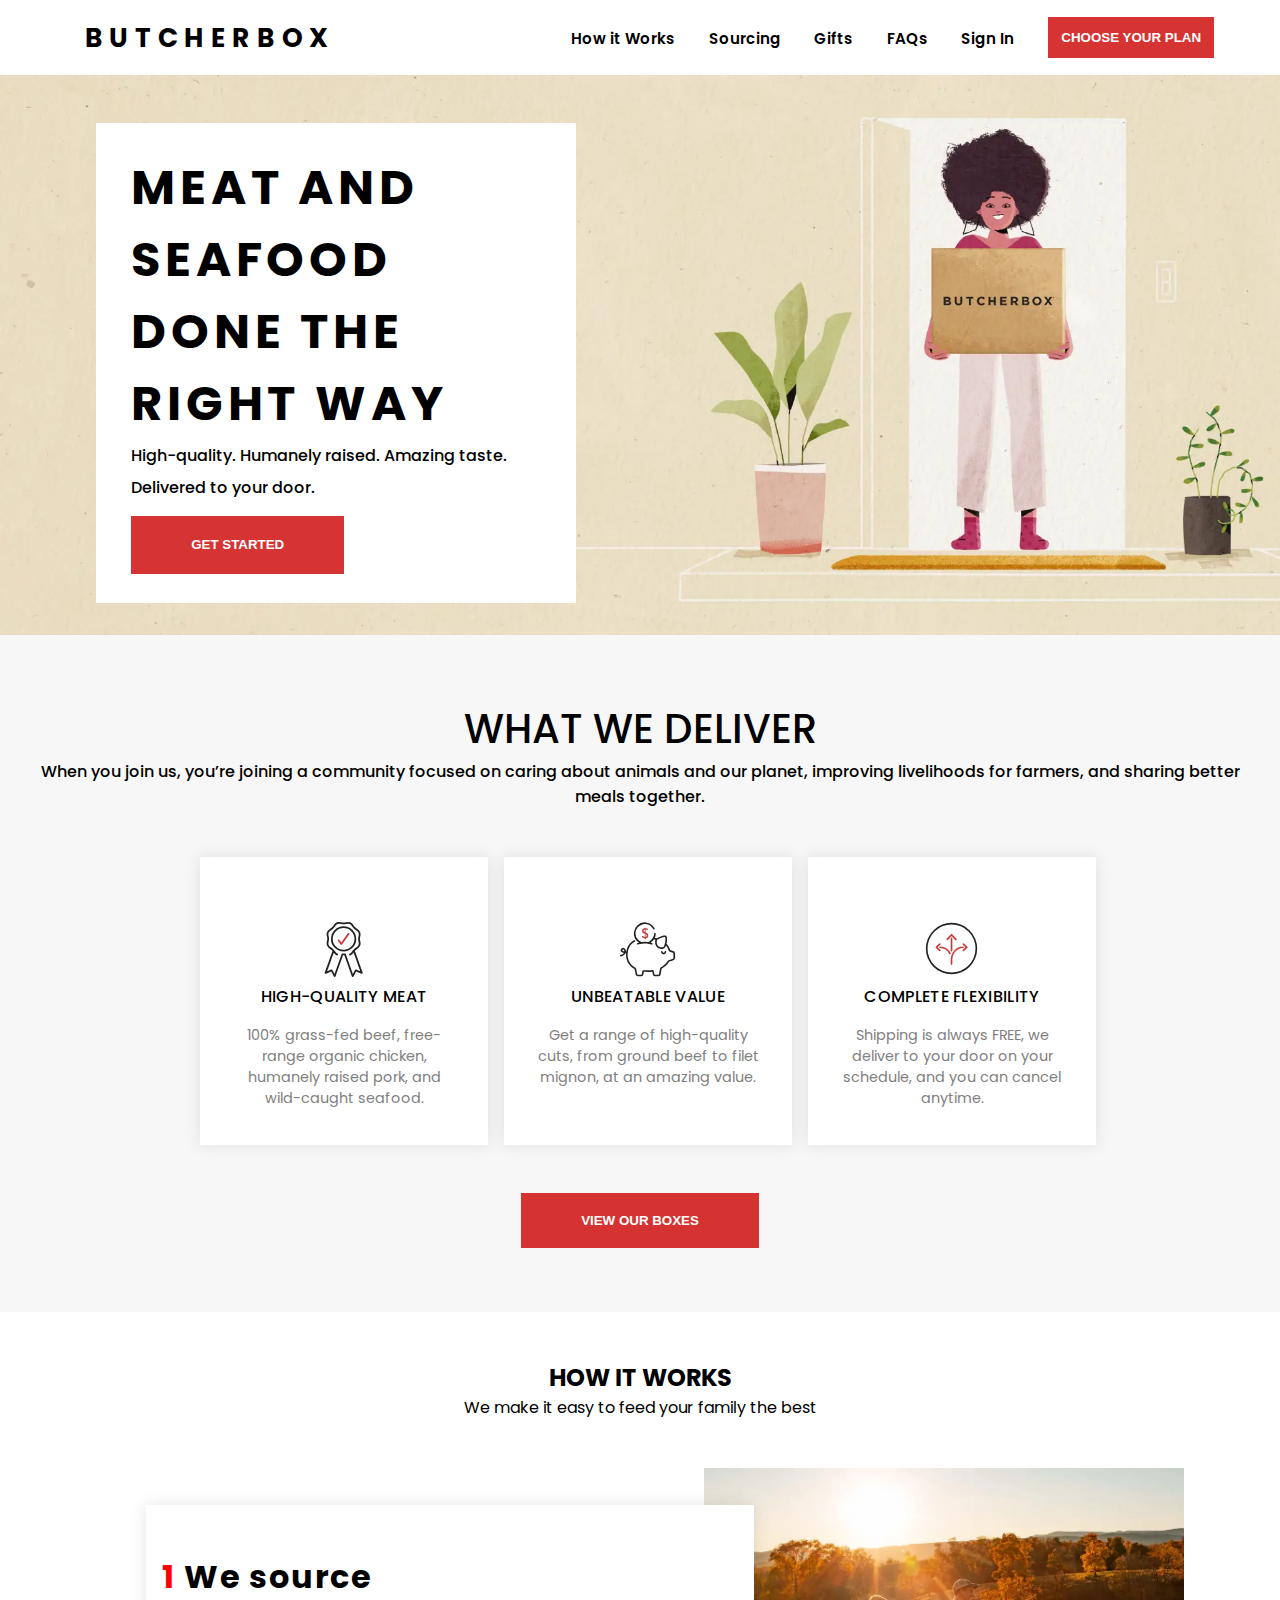
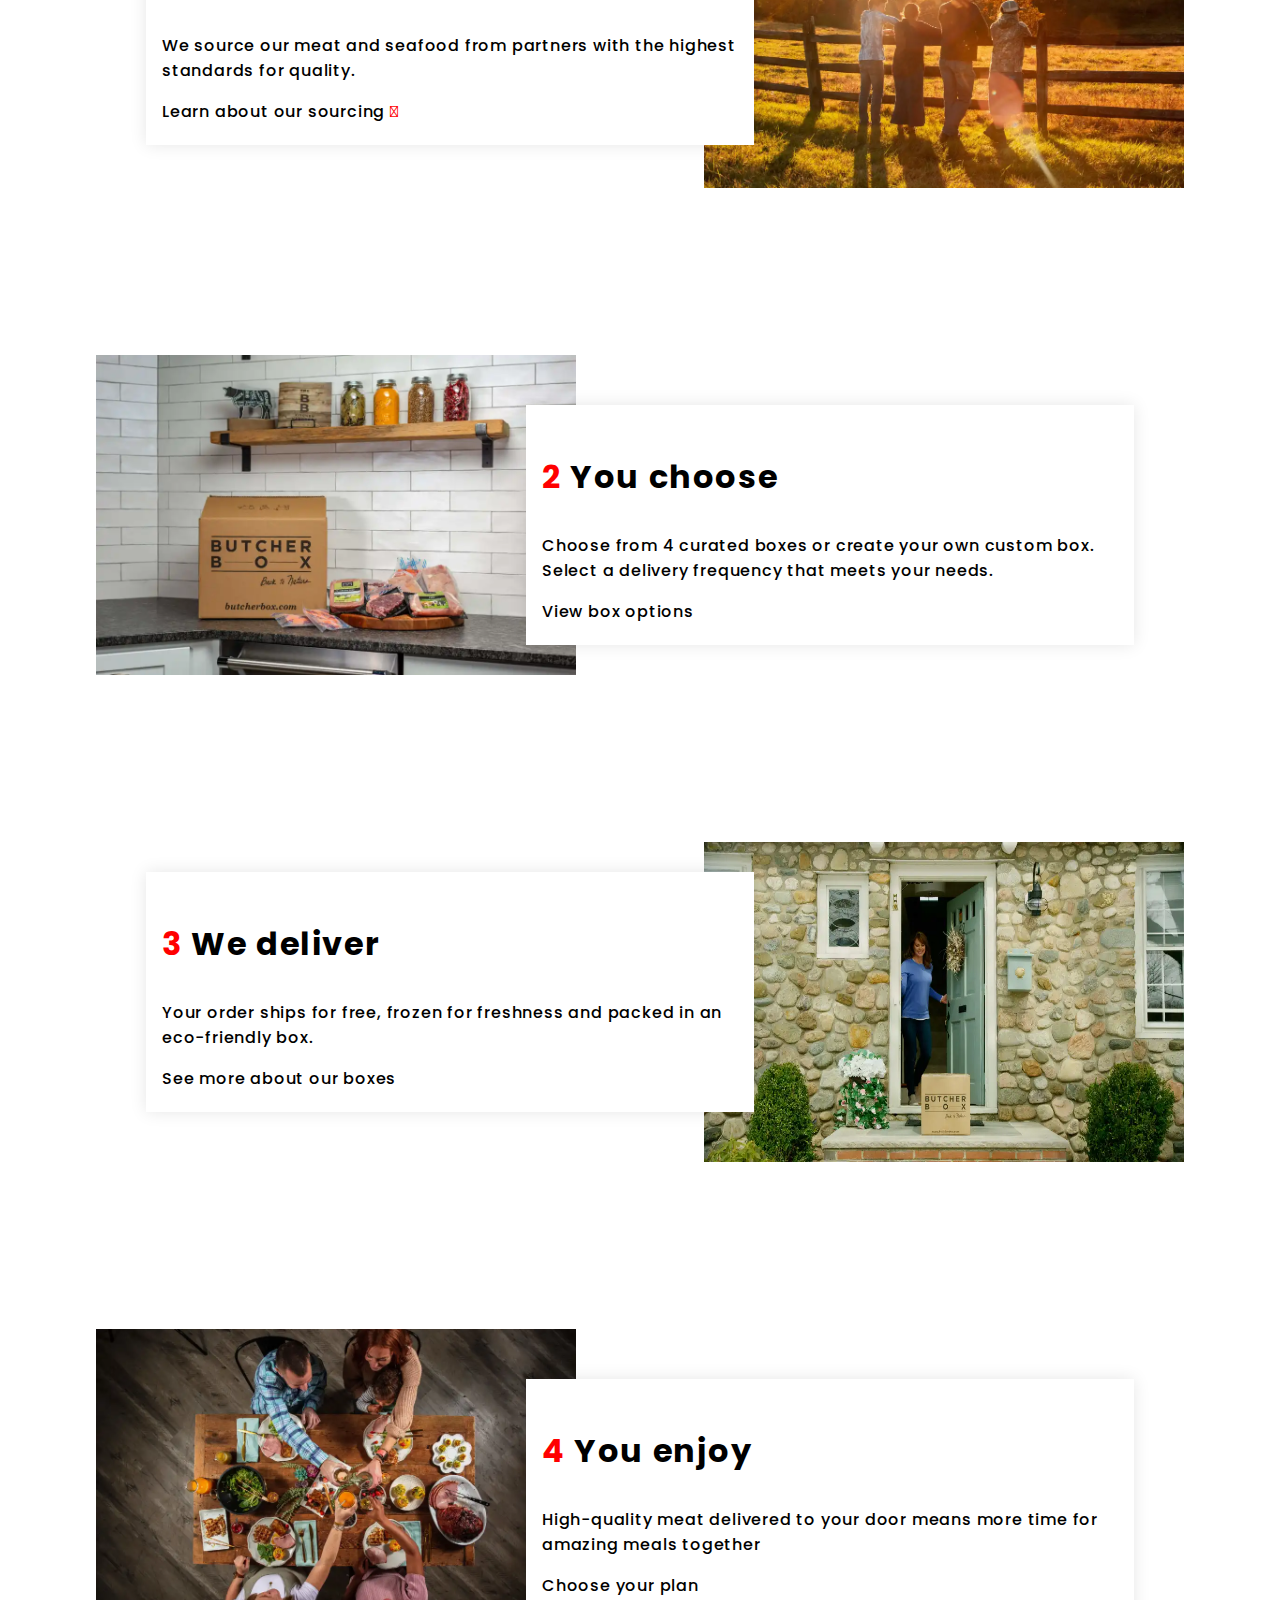
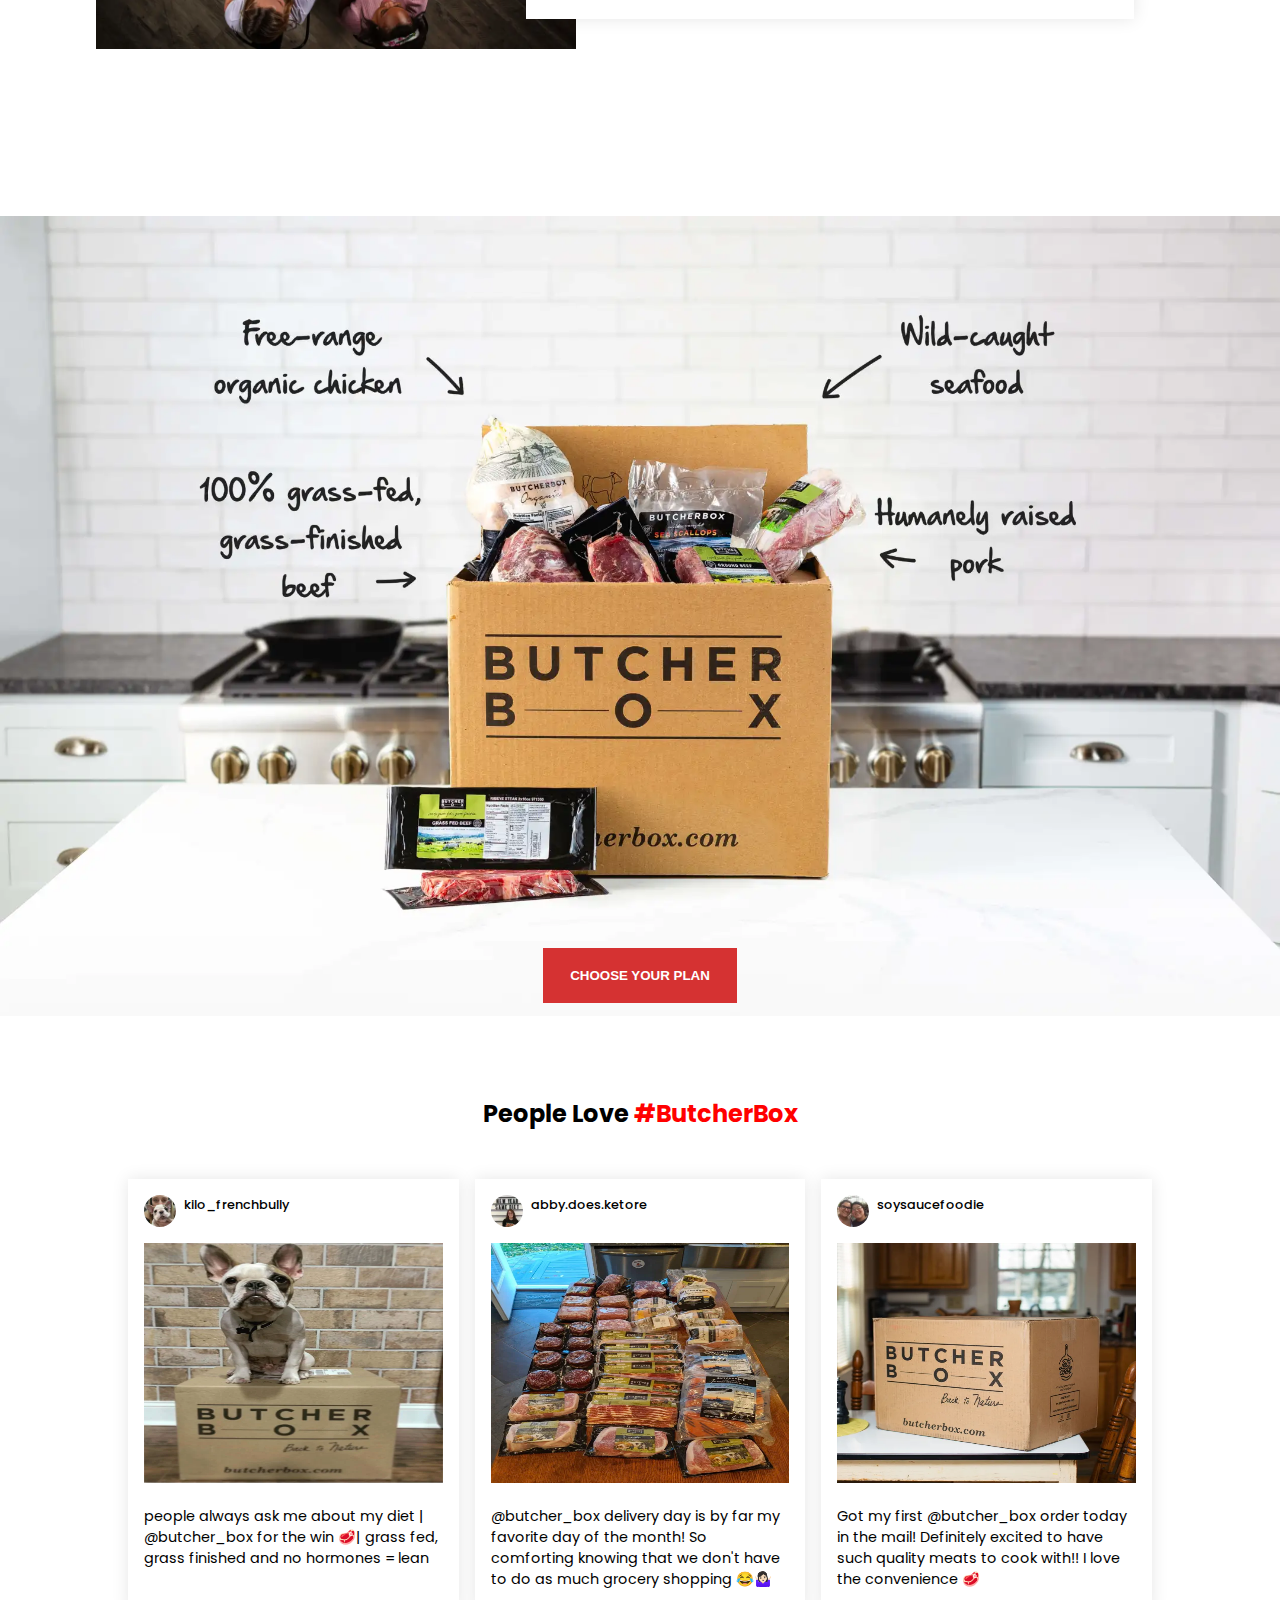
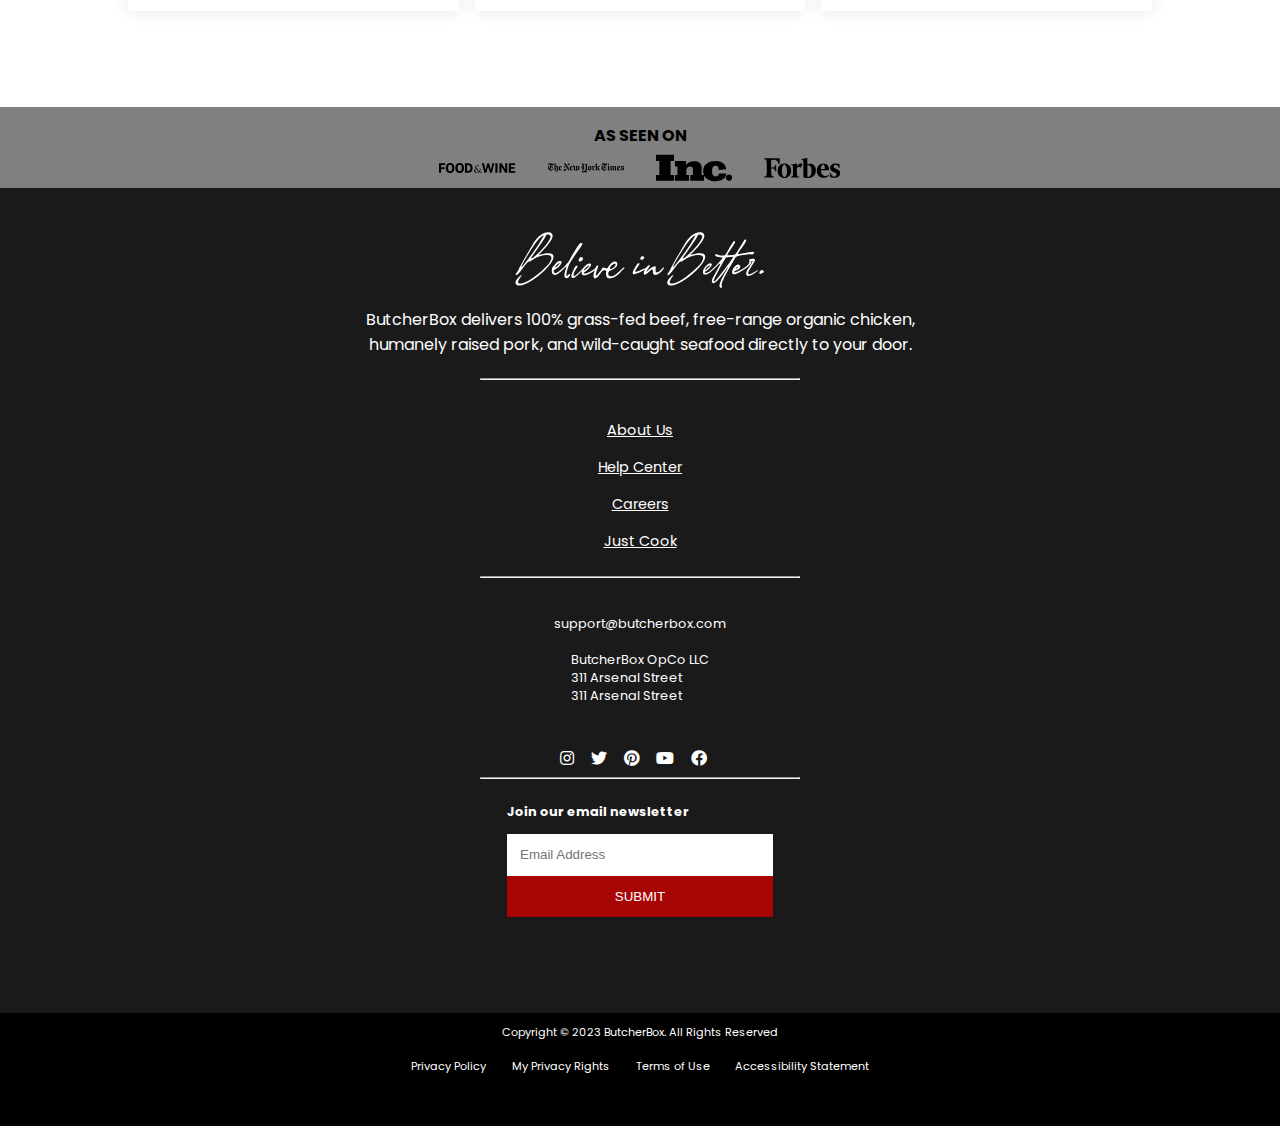
<file: index.html>
<!DOCTYPE html>
<html lang="en">

<head>
    <meta charset="UTF-8">
    <meta http-equiv="X-UA-Compatible" content="IE=edge">
    <meta name="viewport" content="width=device-width, initial-scale=1.0">
    <title>Document</title>
    <link rel="stylesheet" href="./css/style.css">
    <link rel="stylesheet" href="https://cdnjs.cloudflare.com/ajax/libs/font-awesome/5.15.3/css/all.min.css">
    <link
        href="https://fonts.googleapis.com/css2?family=Poppins:ital,wght@0,100;0,200;0,300;0,400;0,500;0,600;0,700;0,800;0,900;1,100;1,200;1,300;1,400;1,500;1,600;1,700;1,900&family=Roboto:wght@100;400;900&display=swap"
        rel="stylesheet">

    <link rel="stylesheet" href="http://code.ionicframework.com/ionicons/2.0.1/css/ionicons.min.css">

</head>

<body>
    <header class="nav-header">
        <div class="logo">
            <a href="index.html" class="b-logo">BUTCHERBOX</a>
        </div>

        <nav class="nav">
            <ul class="nav-ul">
                <li class="list-item"> <a href="works.html">How it Works</a> </li>
                <li class="list-item"> <a href="source.html">Sourcing</a> </li>
                <li class="list-item"> <a href="gifts.html">Gifts</a> </li>
                <li class="list-item"> <a href="faqs.html">FAQs</a> </li>
                <li class="list-item"> <a href="faqs.html">Sign In</a> </li>
                <li class="list-item"> <a href="faqs.html"> <button class="nav-button">CHOOSE YOUR PLAN</button> </a>
                </li>
            </ul>
        </nav>
    </header>

    <main>
        <section class="hero-section">
            <div class="details">
                <h3>MEAT AND </h3>
                <h3>SEAFOOD</h3>
                <h3>DONE THE</h3>
                <h3>RIGHT WAY</h3>
                <p>High-quality. Humanely raised. Amazing taste.</p>
                <p>Delivered to your door.</p>

                <button>GET STARTED</button>
            </div>
        </section>

        <section class="deliver-section">
            <h2 class="deliver-section-h">WHAT WE DELIVER</h2>
            <p class="deliver-section-p">When you join us, you’re joining a community focused on caring about animals
                and our planet,
                improving livelihoods for farmers, and sharing better meals together.
            </p>

            <div class="quality-container">
                <div class="quality-meat">
                    <svg aria-hidden="true" data-name="illustrationQuality" data-what="icon" role="presentation"
                        name="Quality" viewBox="0 0 60 61" class="css-2qnkvr">
                        <path
                            d="M27.039 26.006a.967.967 0 01-.784-.406l-2.739-3.813a.968.968 0 01.566-1.505.966.966 0 011.012.373l1.935 2.729 7.2-10.016a.99.99 0 011.587 1.18L27.832 25.6a.968.968 0 01-.784.406h-.01z"
                            fill="#ca3836"></path>
                        <path clip-rule="evenodd"
                            d="M22.548 37.62a.969.969 0 01-.358-.068 8.468 8.468 0 01-3.372-3.031l-7.205 20.266 4.51-1.887a.967.967 0 011.228.436l2.294 4.316 7.664-21.562a.97.97 0 011.024-.64 8.931 8.931 0 012.925.04.97.97 0 01.89 1.045l7.52 21.146 2.304-4.307a.968.968 0 011.229-.435l4.51 1.848-7.279-20.464a8.47 8.47 0 01-3.494 3.229.969.969 0 11-.726-1.79c1.152-.465 1.936-1.53 2.768-2.768.103-.147.207-.3.311-.453.19-.28.383-.561.572-.811a.971.971 0 01.175-.226c.234-.296.482-.58.742-.852a16.827 16.827 0 012.303-1.84 6.987 6.987 0 002.759-2.767 6.677 6.677 0 00-.068-3.755 14.74 14.74 0 01-.368-2.816c.033-.948.156-1.891.368-2.816a6.677 6.677 0 00.058-3.793 6.987 6.987 0 00-2.748-2.768c-.82-.541-1.591-1.153-2.304-1.83a16.19 16.19 0 01-1.839-2.312 6.987 6.987 0 00-2.767-2.758 6.677 6.677 0 00-3.794.058c-.924.218-1.867.34-2.816.368a14.014 14.014 0 01-2.816-.368 6.677 6.677 0 00-3.794-.058 6.987 6.987 0 00-2.767 2.758 16.19 16.19 0 01-1.839 2.313 16.737 16.737 0 01-2.303 1.829 7.083 7.083 0 00-2.768 2.768 6.775 6.775 0 00.068 3.793c.208.925.328 1.868.358 2.816a14.742 14.742 0 01-.358 2.816 6.775 6.775 0 00-.068 3.794 7.084 7.084 0 002.768 2.768c.82.544 1.59 1.16 2.303 1.838.346.347.67.715.968 1.104.26.333.5.673.736 1.009l.135.19.01.015c.867 1.233 1.61 2.29 2.757 2.753a.968.968 0 01-.406 1.858zm6.381-.292c.479-.05.962-.05 1.44-.003l8.216 23.036a.967.967 0 00.832.64h.077a.968.968 0 00.871-.553l2.904-5.458 5.71 2.39a.968.968 0 001.286-1.219l-8.434-23.696c.124-.141.25-.278.381-.41a15.874 15.874 0 012.052-1.616 8.642 8.642 0 003.445-3.62 8.207 8.207 0 000-4.896 13.226 13.226 0 01-.397-2.42c.034-.821.144-1.638.33-2.438a8.207 8.207 0 000-4.897 8.642 8.642 0 00-3.446-3.62 15.943 15.943 0 01-2.051-1.625 14.713 14.713 0 01-1.626-2.052 8.642 8.642 0 00-3.668-3.513 8.255 8.255 0 00-4.838 0c-.82.201-1.655.324-2.497.368a13.23 13.23 0 01-2.449-.33 8.255 8.255 0 00-4.838 0 8.583 8.583 0 00-3.62 3.475 15.492 15.492 0 01-1.626 2.023 15.943 15.943 0 01-2.051 1.625 8.584 8.584 0 00-3.484 3.581 8.205 8.205 0 000 4.897c.183.8.29 1.617.32 2.439-.03.824-.137 1.644-.32 2.448a8.205 8.205 0 000 4.897 8.583 8.583 0 003.445 3.619 15.874 15.874 0 012.052 1.616c.177.186.346.38.508.58L9.058 56.16a.968.968 0 00.242 1.065.968.968 0 001.045.193l5.729-2.39 2.903 5.458a.97.97 0 00.852.513h.067a.968.968 0 00.842-.639l8.191-23.033zm.635-4.083a13.77 13.77 0 1113.77-13.77 13.78 13.78 0 01-13.77 13.77zm0-25.606a11.835 11.835 0 1011.835 11.835A11.855 11.855 0 0029.564 7.64z"
                            fill="#222" fill-rule="evenodd"></path>
                    </svg>
                    <h4 class="quality-h4">HIGH-QUALITY MEAT</h4>
                    <p class="quality-p">100% grass-fed beef,
                        free-range organic chicken, humanely raised pork,
                        and wild-caught seafood.
                    </p>
                </div>

                <div class="unbeatable-value">

                    <svg aria-hidden="true" data-name="illustrationValue" data-what="icon" role="presentation"
                        name="Value" viewBox="0 0 61 60" class="css-2qnkvr">
                        <path
                            d="M27.91 8.834a1.64 1.64 0 000 .206v2.732a.216.216 0 00.166.235 6.004 6.004 0 011.548.813 2.693 2.693 0 011.057 1.958c.094.7-.018 1.41-.323 2.047-.3.548-.781.974-1.361 1.205-.284.11-.575.202-.872.274-.137 0-.196.088-.186.225a1.18 1.18 0 010 .186.48.48 0 01-.663.471.44.44 0 01-.257-.461v-.098c0-.176-.06-.215-.216-.215-.863-.008-1.7-.3-2.38-.833a1.96 1.96 0 01-.518-.656.98.98 0 01.362-1.097.421.421 0 01.51 0c.273.186.528.402.802.598.422.292.917.461 1.43.49v-.226-3.173a.245.245 0 00-.196-.274 6.655 6.655 0 01-1.665-.793 2.379 2.379 0 01-1.077-1.851c-.06-.484 0-.975.176-1.43a2.614 2.614 0 011.734-1.537c.266-.082.537-.144.813-.186.127 0 .195-.06.176-.196V7.1c0-.313.156-.49.44-.48a.44.44 0 01.48.48c0 .206 0 .274.265.294a4.72 4.72 0 011.674.401c.421.206.637.52.549.852a1.499 1.499 0 01-.226.51.539.539 0 01-.734.107 3.966 3.966 0 00-1.508-.43zm-.108 4.848v3.173a1.42 1.42 0 001.322-1.166 1.723 1.723 0 00-1.322-2.027v.02zm-.754-4.848c-.264.079-.5.128-.715.216a1.126 1.126 0 00-.675 1.469c.205.675.783.88 1.39 1.096v-2.78z"
                            fill="#ca3836"></path>
                        <path clip-rule="evenodd"
                            d="M3.738 34.122l.542.173c-.01 0-.03.088-.03.088a4.759 4.759 0 01-1.801 1.489 5.18 5.18 0 01-1.636.382.843.843 0 00-.714.529.91.91 0 00.88 1.253 4.387 4.387 0 001.813-.372 6.689 6.689 0 003.29-2.938.323.323 0 01.147-.157c.274-.058.391.05.391.333v.128c-.119 2.15.11 4.306.676 6.385a16.54 16.54 0 001.9 4.299 17.627 17.627 0 006.512 6.061.42.42 0 01.196.235c.078.363.147.725.215 1.087l.647 3.379.064.34c.084.455.169.91.279 1.364a2.135 2.135 0 002.105 1.576h4.289a2.086 2.086 0 001.841-1.586c.225-1.028.412-2.056.598-3.095.039-.215.097-.215.293-.215l.873.05c.985.058 1.974.117 2.956.117a30.648 30.648 0 004.897-.343c.176-.02.274.03.274.205l.126.674c.146.786.295 1.582.432 2.343a2.145 2.145 0 002.076 1.85h4.24a2.076 2.076 0 001.792-1.136c.177-.3.29-.633.333-.979.108-.573.218-1.146.328-1.718.11-.573.22-1.146.328-1.72.084-.435.164-.868.245-1.302l.245-1.302a.411.411 0 01.225-.313 20.822 20.822 0 003.976-2.713 16.96 16.96 0 003.633-4.328c.132-.241.354-.42.617-.5l.918-.295c.918-.295 1.836-.591 2.755-.87a3.378 3.378 0 002.516-3.378V35.44a3.812 3.812 0 00-.059-.744 3.084 3.084 0 00-1.958-2.429c-.644-.259-1.31-.468-1.978-.677l-.647-.204a1.087 1.087 0 01-.744-.715l-.112-.312c-.117-.323-.232-.642-.358-.961a15.851 15.851 0 00-3.241-4.896.411.411 0 01-.167-.382c.098-.53.186-1.048.275-1.577.228-1.335.3-2.692.215-4.044a8.53 8.53 0 00-.323-1.714 1.958 1.958 0 00-2.223-1.46c-.722.049-1.437.167-2.135.353a30.62 30.62 0 00-4.622 1.675c-.525.2-1.035.44-1.547.68l-.647.3a.237.237 0 01-.117 0l-1.704-.422a.493.493 0 010-.127c.44-.992.743-2.04.9-3.114.057-.406.09-.815.099-1.224a.842.842 0 00-1.195-.774.871.871 0 00-.548.862 9.54 9.54 0 01-.363 2.154 9.988 9.988 0 01-5.249 6.307 2.683 2.683 0 01-1.645.362 22.74 22.74 0 00-5.993 0c-.174.04-.355.04-.529 0a9.637 9.637 0 01-3.819-2.585 10.029 10.029 0 01-2.507-8.814 9.47 9.47 0 012.105-4.475 10.028 10.028 0 015.876-3.525 10.136 10.136 0 0110.547 4.485c.068.119.133.236.196.35.12.216.234.425.362.629a.803.803 0 00.833.411.862.862 0 00.636-1.361 11.984 11.984 0 00-2.938-3.672 11.751 11.751 0 00-6.531-2.742 11.86 11.86 0 00-9.411 3.3 11.634 11.634 0 00-3.477 6.855 11.87 11.87 0 005.288 11.663l.118.167-.274.088-1.322.391a.881.881 0 00-.607 1.087.842.842 0 001.047.559l.98-.285a23.968 23.968 0 016.296-.9c1.602-.02 3.202.137 4.77.47.93.205 1.86.45 2.78.715a.872.872 0 00.49-1.675c-.31-.106-.634-.196-.954-.285l-.104-.028-.48-.157.206-.147c.353-.225.676-.44.98-.685a11.663 11.663 0 002.35-2.556.216.216 0 01.274-.108l1.302.284c.137.03.137.098.137.225-.016.084-.035.17-.056.258-.053.233-.11.48-.11.721a9.363 9.363 0 00.206 4.035 6.454 6.454 0 005.063 4.642 6.923 6.923 0 003.349-.059 3.604 3.604 0 001.997-1.293 6.992 6.992 0 00.98-1.694c.024-.06.05-.115.082-.178l.065-.135.156.176c1.164 1.393 2.046 3 2.595 4.73a2.83 2.83 0 001.959 1.91l2.252.705a1.537 1.537 0 011.077 1.42v4.2a1.518 1.518 0 01-1.047 1.42l-.944.31c-.891.294-1.785.588-2.69.856a3.125 3.125 0 00-1.958 1.577 3.963 3.963 0 01-.215.333 16.913 16.913 0 01-5.524 5.239 30.49 30.49 0 01-.773.455c-.26.15-.52.299-.774.455a1.166 1.166 0 00-.548.784c-.198 1.014-.389 2.028-.579 3.036l-.107.568c-.108.562-.213 1.13-.317 1.692-.084.455-.167.905-.25 1.343-.08.372-.177.45-.559.45h-3.8c-.44 0-.528-.068-.607-.489a349.429 349.429 0 01-.626-3.388 1.419 1.419 0 00-1.734-1.234c-.881.117-1.772.235-2.653.294a35.915 35.915 0 01-6.65-.118 1.369 1.369 0 00-1.537 1.185c-.181 1.032-.38 2.048-.578 3.07l-.049.25c-.059.343-.166.43-.51.43h-3.916c-.294 0-.402-.087-.47-.391l-.412-2.154c-.088-.464-.179-.928-.27-1.394-.152-.774-.304-1.551-.444-2.328a1.763 1.763 0 00-.794-1.38 23.744 23.744 0 01-1.723-1.048 14.834 14.834 0 01-4.338-4.427 15.217 15.217 0 01-2.331-6.55c-.269-2.251-.143-4.531.372-6.738a15.07 15.07 0 011.959-4.613 13.992 13.992 0 013.408-3.662c.419-.318.857-.603 1.294-.888.196-.128.392-.255.586-.385a.921.921 0 00.5-.744.822.822 0 00-.402-.774.852.852 0 00-.98 0 18.021 18.021 0 00-4.406 3.574 16.246 16.246 0 00-2.987 5.014 18.115 18.115 0 00-.93 3.594.234.234 0 01-.147.127c-.157.02-.157-.078-.157-.186a6.942 6.942 0 00-.137-.979 3.859 3.859 0 00-2.135-2.673 2.253 2.253 0 00-1.616-.128 2.761 2.761 0 00-1.831 1.832 1.958 1.958 0 00.529 2.272c.408.39.9.681 1.44.852.318.112.624.208.936.306zM49.444 18.49c.069.42.069.852.069 1.214a18.234 18.234 0 01-1.156 6.277 7.131 7.131 0 01-.47.98 2.056 2.056 0 01-1.567 1.087 5.67 5.67 0 01-4.162-.833A4.603 4.603 0 0140.2 24.19a9.5 9.5 0 01.098-3.79 1.078 1.078 0 01.617-.793 42.389 42.389 0 015.787-2.282 7.579 7.579 0 012.037-.391c.313 0 .382.01.46.313.112.408.194.824.245 1.244zM4.73 32.112c.035.148.06.298.079.45a5.525 5.525 0 01-2.125-.764.819.819 0 01-.137-.127.333.333 0 01-.06-.431c.084-.163.182-.317.295-.46a.588.588 0 01.842-.157 2.233 2.233 0 011.106 1.488zm41.01 3.06c.486.398 1.087.63 1.715.66a7.39 7.39 0 00.813-.087 2.88 2.88 0 002.115-2.674.873.873 0 00-1.136-.9.861.861 0 00-.607.851 1.097 1.097 0 01-.773.98 1.106 1.106 0 01-1.195-.353c-.17-.214-.26-.48-.255-.754a.873.873 0 00-1.743.059c.002.224.028.447.079.666.154.61.5 1.153.986 1.552z"
                            fill="#222" fill-rule="evenodd"></path>
                    </svg>
                    <h4 class="quality-h4">UNBEATABLE VALUE</h4>
                    <p class="quality-p">Get a range of high-quality cuts,
                        from ground beef to filet mignon, at an amazing value.
                    </p>
                </div>

                <div class="complete-flex">
                    <svg aria-hidden="true" data-name="illustrationFlexibility" data-what="icon" role="presentation"
                        name="Flexability" viewBox="0 0 60 60" class="css-2qnkvr">
                        <path clip-rule="evenodd"
                            d="M33.71 20.552c.113.05.236.077.36.077a.888.888 0 00.638-1.526l-4.55-4.976a.885.885 0 00-1.305 0l-4.55 4.976a.89.89 0 001.312 1.198l3.886-4.258 3.912 4.293a.888.888 0 00.297.216zM29.5 32.658a.887.887 0 01-.887-.887V18.606a.887.887 0 111.774 0v13.165a.887.887 0 01-.887.887zm-2.131 2.925a.887.887 0 001.245-1.168 13.084 13.084 0 00-11.426-7.16.887.887 0 000 1.775 11.329 11.329 0 019.856 6.21c.075.141.187.26.325.343zm1.504 11.124c.166.166.392.26.627.26a.887.887 0 00.87-.887v-4.436c0-6.954 5.118-12.605 11.443-12.605a.887.887 0 000-1.774c-7.283 0-13.2 6.449-13.2 14.38v4.435c0 .235.094.46.26.627zm13.304-14.333a.887.887 0 01-.594-1.543l2.945-2.662-2.945-2.66a.904.904 0 111.224-1.332l3.673 3.345a.887.887 0 010 1.313l-3.673 3.326a.887.887 0 01-.63.213zm-25.867-.24c.163.154.379.24.603.24v-.026a.886.886 0 00.594-1.544l-2.954-2.661 2.954-2.662a.887.887 0 10-1.197-1.304l-3.664 3.3a.886.886 0 000 1.313l3.664 3.345z"
                            fill="#ca3836" fill-rule="evenodd"></path>
                        <path
                            d="M29.5 57a27.5 27.5 0 110-55 27.5 27.5 0 010 55zm0-53.226a25.726 25.726 0 100 51.452 25.726 25.726 0 000-51.452z"
                            fill="#222"></path>
                    </svg>
                    <h4 class="quality-h4">COMPLETE FLEXIBILITY</h4>
                    <p class="quality-p">Shipping is always FREE,
                        we deliver to your door on your schedule, and you can cancel anytime.
                    </p>
                </div>

            </div>

            <button class="quality-button">VIEW OUR BOXES</button>
        </section>

        <section class="works-section">
            <h2 class="work-h">HOW IT WORKS</h2>
            <p class="work-p">We make it easy to feed your family the best</p>

            <div class="works-container works-container-div">
                <div class="we-source">
                    <div class="we-source-text works-container-text">
                        <h3><span>1</span> We source</h3>
                        <p>We source our meat and seafood from partners with the highest standards for quality.</p>
                        <p> Learn about our sourcing <span> <i class="fa-sharp fa-solid fa-arrow-right"></i> </span>
                        </p>
                    </div>

                    <div class="we-source-img-div">
                        <img src="/img/we-source-img.webp" alt="" class="we-source-img">
                    </div>
                </div>

                <div class="you-choose">

                    <div class="you-choose-img-div works-container-div">
                        <img src="/img/you-choose-img.webp" alt="" class="you-choose-img">
                    </div>

                    <div class="you-choose-text works-container-text">

                        <h3><span>2</span> You choose</h3>
                        <p>Choose from 4 curated boxes or create your own custom box. Select a delivery frequency that
                            meets your needs.</p>
                        <p>View box options <span> <!--fa here--> </span></p>
                    </div>
                </div>

                <div class="we-deliver">
                    <div class="we-deliver-text works-container-text">

                        <h3><span>3</span> We deliver</h3>
                        <p>Your order ships for free, frozen for freshness and packed in an eco-friendly box.</p>
                        <p>See more about our boxes <span> <!--fa here--> </span></p>
                    </div>

                    <div class="we-deliver-img-div">
                        <img src="/img/we-deliver-img.webp" alt="" class="we-deliver-img">
                    </div>

                </div>

                <div class="you-enjoy">
                    <div class="you-enjoy-img-div">
                        <img src="/img/you-enjoy-img.webp" alt="" class="you-enjoy-img">
                    </div>

                    <div class="you-enjoy-text works-container-text">
                        <h3><span>4</span> You enjoy</h3>
                        <p>High-quality meat delivered to your door means more time for amazing meals together</p>
                        <p>Choose your plan <span> <!--fa here--> </span> </p>
                    </div>
                </div>
            </div>


        </section>

        <section class="explore">
            <button class="explore-button">CHOOSE YOUR PLAN</button>
        </section>

        <section class="people-love-section">
            <h2>People Love <span>#ButcherBox</span></h2>
            <div class="container-people-love">
                <div class="first">
                    <header>
                        <img src="/img/profile-img1.webp" alt="" class="profile-img">
                        <h6>kilo_frenchbully</h6>
                    </header>
                    <img src="/img/first-img.webp" alt="" class="people-love-section-img">
                    <p>people always ask me about my diet | @butcher_box for the win 🥩| grass fed, grass finished and
                        no hormones = lean</p>
                </div>
                <div class="second">
                    <header>
                        <img src="/img/profile-img2.webp" alt="" class="profile-img">
                        <h6>abby.does.ketore</h6>
                    </header>
                    <img src="/img/second-img.webp" alt="" class="people-love-section-img">
                    <p>@butcher_box delivery day is by far my favorite day of the month! So comforting knowing that we
                        don't have to do as much grocery shopping 😂🤷🏻‍♀️</p>
                </div>
                <div class="third">
                    <header>
                        <img src="/img/profile-img3.webp" alt="" class="profile-img">
                        <h6>soysaucefoodie</h6>
                    </header>
                    <img src="/img/third-img.webp" alt="" class="people-love-section-img">
                    <p>Got my first @butcher_box order today in the mail! Definitely excited to have such quality meats
                        to cook with!! I love the convenience 🥩</p>
                </div>
            </div>
        </section>
    </main>


    <footer>
        <div class="container-one">
            <h4>AS SEEN ON</h4>
            <div>
                <svg fill="currentcolor" width="100%" height="40" focusable="false" viewBox="0 0 2120 278" xmlns="http://www.w3.org/2000/svg"
                    xml:space="preserve" class="_83tv1w0 _83tv1w5" colors="[object Object]">
                    <title>Food and Wine Magazine</title>
                    <path
                        d="M1567.49 272.662H1627.48V5.31731H1567.49V272.662ZM1840.67 174.213L1738.41 5.33848H1678.85V272.662H1736.14V103.766L1841.85 272.662H1897.96V5.33848H1840.67V174.213ZM2001.15 220.988V160.842H2099.12V113.079H2001.15V57.0119H2115.76V5.33848H1941.1V272.662H2119.94V220.988H2001.15V220.988ZM1441.35 185.019L1391.66 5.33848H1345.25L1293.65 185.019L1249.69 5.33848H1191.18L1260.97 272.662H1314.21L1365.71 105.259L1418.05 272.662H1469.25L1541.06 5.33848H1483.75L1441.35 185.019ZM0.0605469 272.662H61.1795V167.633H157.638V115.959H60.0241V57.0119H174.257V5.33848H0.0605469V272.662ZM310.068 0.0616544C225.585 0.0616544 190.099 63.2346 190.099 138.979C190.099 214.787 225.585 277.938 310.068 277.938C394.592 277.938 430.079 214.787 430.079 138.979C430.079 63.2346 394.592 0.0616544 310.068 0.0616544ZM310.068 226.286C271.24 226.286 251.974 192.145 251.974 138.979C251.974 85.897 271.24 51.7142 310.068 51.7142C348.916 51.7142 368.183 85.897 368.183 138.979C368.183 192.145 348.916 226.286 310.068 226.286ZM1202.44 269.698C1194.75 269.698 1180.19 264.799 1171.41 259.544C1163.84 255.129 1151.62 247.666 1133.32 232.425C1147.22 215.796 1160.4 189.16 1160.4 167.339C1160.4 164.311 1157.88 162.44 1153.21 161.915C1137.85 160.254 1126.82 159.96 1120.29 159.96C1118.04 159.96 1115.88 160.548 1115.88 162.314L1119.15 164.311C1123.27 164.311 1129.07 165.131 1132.6 168.621C1136.74 172.321 1137.85 177.535 1137.85 181.676C1137.85 198.473 1130.84 216.574 1124.26 225.718C1117.22 219.643 1083.39 188.55 1074.09 178.123C1048.81 150.352 1029.55 130.423 1029.55 106.709C1029.55 82.1128 1047.68 73.0521 1061.71 73.0521C1075.43 73.0521 1084.93 78.8335 1090.71 85.2665C1097.16 92.4352 1098.94 101.391 1098.94 108.538C1098.94 112.638 1099.22 113.731 1100.73 113.731C1102.11 113.731 1103.08 113.205 1103.75 109.064C1104.57 104.943 1106.23 84.3203 1106.23 75.6379C1106.23 72.3374 1106.11 70.4454 1102.11 68.6164C1094.72 65.0636 1082.64 62.3096 1068.81 62.3096C1026.54 62.3096 1005.78 91.1735 1005.93 112.911C1006.06 125.293 1008.79 136.562 1019.63 151.446C1000.72 161.726 976.242 184.956 976.242 217.141C976.242 241.107 994.395 277.938 1047.8 277.938C1086.99 277.938 1107.05 257.82 1114.74 250.567C1141.68 271.632 1149.96 274.112 1175.76 274.112H1199.81C1204.08 274.112 1206.3 273.292 1206.3 271.863C1206.3 269.992 1204.94 269.698 1202.44 269.698ZM1057.32 261.961C1027.65 261.961 1003.43 238.605 1003.43 204.233C1003.43 182.244 1013.45 168.369 1025.3 160.254C1031.48 169.294 1049.04 188.971 1056.21 196.623C1063.37 204.359 1090.12 230.364 1105.79 243.567C1098.25 251.114 1080.68 261.961 1057.32 261.961V261.961ZM787.485 5.33848H721.114V272.662H787.485C878.334 272.662 934.137 233.959 934.137 138.979C934.137 44.02 878.334 5.33848 787.485 5.33848ZM794.124 220.988H781.077V57.0119H794.124C849.15 57.0119 873.375 77.7612 873.375 138.979C873.375 200.239 849.15 220.988 794.124 220.988ZM575.197 0.0616544C490.694 0.0616544 455.186 63.2346 455.186 138.979C455.186 214.787 490.694 277.938 575.197 277.938C659.722 277.938 695.187 214.787 695.187 138.979C695.187 63.2346 659.722 0.0616544 575.197 0.0616544ZM575.197 226.286C536.37 226.286 517.124 192.145 517.124 138.979C517.124 85.897 536.37 51.7142 575.197 51.7142C614.045 51.7142 633.311 85.897 633.311 138.979C633.311 192.145 614.045 226.286 575.197 226.286Z">
                    </path>
                </svg>

                <svg fill="currentcolor" focusable="false" viewBox="0 0 1017 134" xmlns="http://www.w3.org/2000/svg"
                    xml:space="preserve" class="_83tv1w0 _83tv1w5" colors="[object Object]">
                    <title>New York Times</title>
                    <path
                        d="M76.1611 14.0075C76.1611 2.96752 65.6751 0.20752 57.3968 0.20752V1.86352C62.3638 1.86352 66.227 3.51952 66.227 7.38352C66.227 9.59152 64.5714 12.9035 59.6043 12.9035C55.7411 12.9035 47.4627 10.6955 41.3919 8.48752C34.2173 5.72752 27.5946 3.51952 22.0757 3.51952C11.0378 3.51952 3.31135 11.7995 3.31135 21.1835C3.31135 29.4635 9.38216 32.2235 11.5897 33.3275L12.1416 32.2235C11.0378 31.1195 9.38216 30.0155 9.38216 26.7035C9.38216 24.4955 11.5897 20.6315 17.1086 20.6315C22.0757 20.6315 28.6984 22.8395 37.5287 25.5995C45.2551 27.8075 53.5335 29.4635 57.9486 30.0155V47.1275L49.6703 54.3035V54.8555L57.9486 62.0315V85.7675C53.5335 88.5275 48.5665 89.0795 44.1514 89.0795C35.873 89.0795 28.6984 86.8715 22.6276 80.2475L45.2551 69.2075V31.1195L17.6605 43.2635C19.8681 36.0875 25.9389 31.1195 32.0097 27.8075L31.4578 26.1515C14.9011 30.5675 0 46.0235 0 64.7915C0 86.8715 18.2124 103.432 38.6324 103.432C60.7081 103.432 75.0573 85.7675 75.0573 67.5515H73.9535C70.6422 74.7275 65.6751 81.3515 59.6043 84.6635V62.0315L68.4346 54.8555V54.3035L59.6043 47.1275V30.0155C67.8827 30.0155 76.1611 24.4955 76.1611 14.0075ZM28.1465 74.7275L21.5238 78.0395C17.6605 73.0715 15.453 66.4475 15.453 57.0635C15.453 53.1995 15.453 48.7835 16.5568 45.4715L28.1465 40.5035V74.7275V74.7275ZM86.647 87.4235L79.4724 92.9435L80.5762 94.0475L83.8876 91.2875L96.0292 102.328L112.586 91.2875L112.034 90.1835L107.619 92.9435L102.1 87.4235V49.8875L106.515 46.5755L115.897 54.3035V87.9755C115.897 108.952 111.482 112.264 102.1 115.576V117.232C117.553 117.784 131.902 112.816 131.902 85.7675V49.3355L136.869 45.4715L135.765 44.3675L131.35 47.6795L117.553 36.0875L102.1 47.6795V2.41552H100.996L81.68 15.6635V16.7675C83.8876 17.8715 87.1989 18.9755 87.1989 25.0475L86.647 87.4235V87.4235ZM187.643 81.3515L173.846 91.8395L160.049 80.7995V74.1755L185.988 56.5115V55.9595L172.742 36.0875L144.044 51.5435V87.9755L138.525 92.3915L139.629 93.4955L144.596 89.6315L163.36 103.432L188.195 83.5595L187.643 81.3515V81.3515ZM160.049 71.9675V44.9195L161.152 44.3675L173.294 63.6875L160.049 71.9675ZM293.055 9.03952C293.055 7.38352 292.503 5.72752 291.951 4.07152H290.847C289.191 8.48752 286.984 10.6955 281.465 10.6955C276.498 10.6955 273.186 7.93552 270.979 5.72752L254.974 23.9435L256.078 25.0475L261.597 20.0795C264.908 22.8395 267.668 25.0475 275.394 25.5995V71.4155L242.832 15.6635C240.073 11.2475 236.21 5.17552 228.483 5.17552C219.653 5.17552 211.926 12.9035 213.03 25.0475H214.686C215.238 21.7355 216.894 17.8715 220.757 17.8715C223.516 17.8715 226.276 20.6315 227.931 23.3915V41.6075C217.997 41.6075 211.375 46.0235 211.375 54.3035C211.375 58.7195 213.582 65.3435 220.205 66.9995V65.8955C219.101 64.7915 218.549 63.6875 218.549 62.0315C218.549 59.2715 220.757 57.0635 224.62 57.0635H227.379V80.2475C215.79 80.2475 206.408 86.8715 206.408 97.9115C206.408 108.4 215.238 113.368 225.172 112.816V111.712C219.101 111.16 216.342 108.4 216.342 104.536C216.342 99.5675 219.653 97.3595 224.068 97.3595C228.483 97.3595 232.346 100.12 235.106 103.432L251.111 85.7675L250.007 84.6635L246.144 89.0795C240.073 83.5595 236.762 81.9035 229.587 80.7995V25.5995L273.738 102.88H277.05V25.5995C285.328 25.0475 293.055 18.4235 293.055 9.03952V9.03952ZM333.343 81.3515L319.545 91.8395L305.748 80.7995V74.1755L331.687 56.5115V55.9595L318.442 36.0875L289.743 51.5435V87.9755L284.224 92.3915L285.328 93.4955L290.295 89.6315L309.059 103.432L333.895 83.5595L333.343 81.3515V81.3515ZM305.748 71.9675V44.9195L306.852 44.3675L318.994 63.6875L305.748 71.9675V71.9675ZM423.301 42.1595L419.438 44.9195L408.952 36.0875L396.81 47.1275L401.777 52.0955V93.4955L388.532 85.2155V50.9915L392.947 48.2315L380.254 36.0875L368.112 47.1275L373.079 52.0955V91.8395L371.423 92.9435L359.834 84.6635V51.5435C359.834 43.8155 355.97 41.6075 351.555 38.8475C347.692 36.0875 345.484 34.4315 345.484 30.5675C345.484 27.2555 348.796 25.5995 350.451 24.4955V23.3915C346.036 23.3915 334.446 27.8075 334.446 38.2955C334.446 43.8155 337.206 46.0235 339.965 48.7835C342.725 51.5435 345.484 53.7515 345.484 58.7195V90.7355L339.414 95.1515L340.517 96.2555L346.036 91.8395L358.73 102.88L372.527 93.4955L387.98 102.88L417.23 85.7675V48.7835L424.405 43.2635L423.301 42.1595V42.1595ZM525.953 11.7995L520.434 16.7675L508.292 5.72752L490.08 18.9755V6.83152H488.424L488.976 96.2555C487.321 96.2555 482.354 95.1515 478.49 94.0475L477.386 19.5275C477.386 14.0075 473.523 6.27952 463.589 6.27952C453.655 6.27952 447.032 14.0075 447.032 21.7355H448.688C449.24 18.4235 450.896 15.6635 454.207 15.6635C457.518 15.6635 460.278 17.8715 460.278 25.0475V46.5755C450.344 47.1275 444.273 52.6475 444.273 59.8235C444.273 64.2395 446.481 70.8635 453.103 70.8635V69.7595C450.896 68.6555 450.344 66.9995 450.344 65.8955C450.344 62.5835 453.103 61.4795 457.518 61.4795H459.726V95.7035C451.448 98.4635 448.136 104.536 448.136 111.16C448.136 120.544 455.311 127.168 466.349 127.168C474.075 127.168 480.698 126.064 487.321 124.408C492.839 123.304 500.014 121.648 503.325 121.648C507.741 121.648 509.396 123.856 509.396 126.616C509.396 130.48 507.741 132.136 505.533 132.688V133.792C514.363 132.136 519.882 126.616 519.882 118.336C519.882 110.056 511.604 105.088 502.774 105.088C498.358 105.088 488.976 106.744 482.354 107.848C474.627 109.504 466.901 110.608 464.693 110.608C460.83 110.608 456.415 108.952 456.415 103.432C456.415 99.0155 460.278 95.1515 469.66 95.1515C474.627 95.1515 480.698 95.7035 486.769 97.3595C493.391 99.0155 499.462 100.672 504.981 100.672C513.259 100.672 520.434 97.9115 520.434 86.3195V18.4235L527.057 12.9035L525.953 11.7995V11.7995ZM503.325 45.4715C501.67 47.1275 499.462 48.7835 496.703 48.7835C493.943 48.7835 491.184 47.1275 490.08 45.4715V21.1835L495.599 17.3195L503.325 24.4955V45.4715ZM503.325 62.0315C502.222 60.9275 499.462 59.2715 496.703 59.2715C493.943 59.2715 491.184 60.9275 490.08 62.0315V47.6795C491.184 48.7835 493.943 50.4395 496.703 50.4395C499.462 50.4395 502.222 48.7835 503.325 47.6795V62.0315ZM503.325 87.9755C503.325 92.3915 500.566 96.8075 494.495 96.8075H490.08V64.2395C491.184 63.1355 493.943 61.4795 496.703 61.4795C499.462 61.4795 501.67 63.1355 503.325 64.2395V87.9755V87.9755ZM578.935 48.7835L561.274 36.0875L534.231 51.5435V87.4235L528.712 91.8395L529.264 92.9435L533.679 89.6315L551.34 102.88L578.935 86.3195V48.7835V48.7835ZM549.132 83.5595V43.8155L562.93 53.7515V92.9435L549.132 83.5595V83.5595ZM631.364 37.1915H630.261C628.605 38.2955 626.949 39.3995 625.294 39.3995C623.086 39.3995 620.326 38.2955 619.223 36.6395H618.119L608.737 47.1275L599.355 36.6395L582.798 47.6795L583.35 48.7835L587.765 46.0235L593.284 52.0955V86.8715L586.109 92.3915L587.213 93.4955L590.524 90.7355L603.77 101.776L620.878 90.1835L620.327 89.0795L615.359 91.8395L608.737 86.3195V47.6795C611.496 50.4395 614.808 53.1995 618.671 53.1995C626.397 53.7515 630.812 46.0235 631.364 37.1915V37.1915ZM697.591 90.1835L678.827 102.88L653.44 64.2395L671.652 36.0875H672.756C674.964 38.2955 678.275 40.5035 682.138 40.5035C686.002 40.5035 688.761 38.2955 690.417 36.0875H691.521C690.969 47.1275 683.242 53.7515 677.723 53.7515C672.204 53.7515 669.445 50.9915 666.134 49.3355L664.478 52.0955L692.072 92.9435L697.591 89.6315V90.1835V90.1835ZM636.883 87.4235L629.709 92.9435L630.812 94.0475L634.124 91.2875L646.265 102.328L662.822 91.2875L661.718 90.1835L657.303 92.9435L651.784 87.4235V2.41552H651.232L631.364 15.6635V16.7675C633.572 17.8715 636.883 18.4235 636.883 25.0475V87.4235V87.4235ZM789.205 14.0075C789.205 2.96752 778.72 0.20752 770.441 0.20752V1.86352C775.408 1.86352 779.271 3.51952 779.271 7.38352C779.271 9.59152 777.616 12.9035 772.649 12.9035C768.785 12.9035 760.507 10.6955 754.436 8.48752C747.262 6.27952 740.639 4.07152 735.12 4.07152C724.082 4.07152 716.356 12.3515 716.356 21.7355C716.356 30.0155 722.427 32.7755 724.634 33.8795L725.186 32.7755C723.53 31.6715 721.875 30.5675 721.875 27.2555C721.875 25.0475 724.082 21.1835 729.601 21.1835C734.568 21.1835 741.191 23.3915 750.021 26.1515C757.748 28.3595 766.026 30.0155 770.441 30.5675V47.6795L762.163 54.8555V55.4075L770.441 62.5835V86.3195C766.026 89.0795 761.059 89.6315 756.644 89.6315C748.365 89.6315 741.191 87.4235 735.12 80.7995L757.748 69.7595V31.1195L730.153 43.2635C732.912 36.0875 738.983 31.1195 744.502 27.2555L743.95 26.1515C727.394 30.5675 712.492 45.4715 712.492 64.2395C712.492 86.3195 730.705 102.88 751.125 102.88C773.201 102.88 787.55 85.2155 787.55 66.9995H786.446C783.135 74.1755 778.168 80.7995 772.097 84.1115V61.4795L780.927 54.3035V53.7515L772.649 46.5755V30.0155C780.927 30.0155 789.205 24.4955 789.205 14.0075V14.0075ZM741.191 74.7275L734.568 78.0395C730.705 73.0715 728.497 66.4475 728.497 57.0635C728.497 53.1995 729.049 48.7835 730.153 45.4715L741.743 40.5035L741.191 74.7275V74.7275ZM808.522 8.48752H807.97L796.932 17.8715V18.4235L806.314 28.9115H807.418L818.456 19.5275V18.9755L808.522 8.48752V8.48752ZM825.078 90.1835L820.663 92.9435L815.144 87.4235V49.3355L820.663 45.4715L819.559 44.3675L815.696 47.6795L805.762 36.0875L789.757 47.1275L790.861 48.7835L794.724 46.0235L799.691 52.0955V87.9755L792.517 93.4955L793.069 94.5995L796.932 91.8395L809.074 102.88L825.63 91.8395L825.078 90.1835V90.1835ZM917.244 89.6315L913.381 92.3915L907.31 86.8715V49.3355L912.829 44.9195L911.725 43.8155L907.31 47.6795L894.617 36.0875L878.06 47.6795L865.367 36.0875L849.914 47.6795L839.979 36.0875L823.975 47.1275L824.526 48.7835L828.39 46.0235L833.909 52.0955V87.9755L829.494 92.3915L842.187 102.88L854.329 91.8395L849.362 86.8715V49.3355L854.329 46.0235L862.607 53.7515V86.8715L858.192 91.2875L870.885 101.776L883.027 90.7355L878.06 85.7675V49.3355L882.475 46.5755L891.305 54.3035V87.4235L887.442 91.2875L900.136 102.88L917.244 91.2875V89.6315V89.6315ZM965.259 81.3515L951.462 91.8395L937.664 80.7995V74.1755L963.603 56.5115V55.9595L950.358 36.0875L921.659 51.5435V89.0795L940.976 102.88L965.811 83.0075L965.259 81.3515V81.3515ZM937.664 71.9675V44.9195L938.768 44.3675L950.91 63.6875L937.664 71.9675V71.9675ZM1015.48 66.9995L1005 58.7195C1012.17 52.6475 1014.93 44.3675 1014.93 38.8475V35.5355H1013.83C1012.72 38.2955 1010.51 41.0555 1006.1 41.0555C1001.68 41.0555 998.924 38.8475 996.165 35.5355L971.33 49.3355V69.2075L980.712 76.3835C971.33 84.6635 969.674 90.1835 969.674 94.5995C969.674 100.12 972.434 103.984 976.849 105.64L977.401 104.536C976.297 103.432 975.193 102.88 975.193 100.12C975.193 98.4635 977.401 95.7035 981.816 95.7035C987.335 95.7035 990.646 99.5675 992.302 101.224L1016.03 86.8715V66.9995H1015.48V66.9995ZM1009.41 50.4395C1005.55 57.0635 997.269 63.6875 992.302 66.9995L986.231 62.0315V42.7115C988.438 48.2315 994.509 52.6475 1000.58 52.6475C1004.44 52.6475 1006.65 52.0955 1009.41 50.4395V50.4395ZM1000.03 94.5995C997.269 88.5275 990.646 84.1115 984.023 84.1115C982.368 84.1115 977.952 84.1115 973.537 86.8715C976.297 82.4555 983.471 74.7275 992.853 69.2075L999.476 74.7275L1000.03 94.5995V94.5995Z">
                    </path>
                </svg>

                <svg fill="currentcolor" focusable="false" viewBox="0 0  1523 526" xmlns="http://www.w3.org/2000/svg"
                    xml:space="preserve" class="_83tv1w0 _83tv1w5" colors="[object Object]">
                    <title>Inc Magazine</title>
                    <path d="M0 121.118H67.1504V404.189H0V516.311H359.29V404.189H291.447V121.118H359.29V0H0V121.118Z">
                    </path>
                    <path
                        d="M912.416 404.19V255.387C912.416 160.569 843.189 125.964 757.347 125.964C696.427 125.964 650.045 142.574 609.893 188.945C607.124 192.406 603.662 196.558 599.509 200.019V121.811H377.981V234.624H428.517V404.19H377.981V517.003H659.044V404.19H605.739V306.603C605.739 265.077 636.891 234.624 678.428 234.624C710.965 234.624 736.579 250.543 736.579 285.84V403.498H684.658V516.311H959.491V405.574C959.491 404.882 958.798 404.19 958.798 403.498H912.416V404.19Z">
                    </path>
                    <path
                        d="M1406.7 370.969H1260.63H1255.78C1255.78 412.495 1225.32 431.874 1191.4 431.874C1126.33 431.874 1120.79 377.198 1120.79 325.29V323.906C1120.79 271.998 1125.64 217.321 1191.4 217.321C1242.63 217.321 1251.63 261.616 1253.01 303.835L1404.62 287.224C1388.7 132.885 1236.4 123.195 1198.32 123.195C1192.79 123.195 1190.02 123.195 1190.02 123.195C1064.72 123.195 941.491 184.792 941.491 324.598C941.491 354.358 947.029 380.658 957.413 403.498H958.105V405.574C995.488 488.627 1092.41 526 1190.02 526C1269.63 526 1381.08 506.621 1406.01 384.119L1406.7 370.969Z">
                    </path>
                    <path
                        d="M1458.62 518.387C1493.79 518.387 1522.31 489.879 1522.31 454.713C1522.31 419.547 1493.79 391.04 1458.62 391.04C1423.44 391.04 1394.93 419.547 1394.93 454.713C1394.93 489.879 1423.44 518.387 1458.62 518.387Z">
                    </path>
                </svg>

                <svg fill="currentcolor" focusable="false" viewBox="0 0 959 251" xmlns="http://www.w3.org/2000/svg"
                    xml:space="preserve" class="_83tv1w0 _83tv1w5" colors="[object Object]">
                    <title>Forbes Magazine</title>
                    <path
                        d="M92.5103 23.3874H113.496C126.277 21.5039 139.329 23.1599 151.235 28.1753C166.171 37.1649 177.005 51.6371 181.425 68.5048C184.555 77.3441 184.555 77.3441 192.103 74.2135H197.993V4.23551H0.465748V16.5737H8.56567C12.0855 16.5493 15.5662 17.3141 18.7518 18.8119C21.9375 20.3097 24.7472 22.5024 26.9746 25.2289C34.5222 37.383 35.8109 51.0103 35.8109 121.909C35.8109 197.227 34.1541 215.643 26.9746 225.034C25.2022 227.449 22.9074 229.432 20.2617 230.835C17.616 232.238 14.6876 233.025 11.6952 233.137C0.465748 235.163 0.465748 234.979 0.465748 239.951C-0.155249 241.613 -0.155249 243.444 0.465748 245.107H125.094C125.919 243.481 126.349 241.683 126.349 239.859C126.349 238.035 125.919 236.237 125.094 234.61C122.076 233.77 118.999 233.155 115.89 232.769C112.526 232.369 109.201 231.691 105.949 230.743C101.292 227.342 97.6023 222.784 95.2455 217.52C92.8887 212.255 91.9459 206.467 92.5103 200.726C90.6694 188.572 89.749 166.29 89.749 147.875V133.326H97.1126C106.287 133.046 115.456 134.037 124.358 136.273C128.623 138.909 132.253 142.455 134.99 146.657C137.726 150.859 139.502 155.613 140.189 160.581L141.846 166.29H153.076V84.7102H142.767L141.11 92.6288C140.413 97.7089 138.534 102.555 135.625 106.776C132.715 110.998 128.856 114.478 124.358 116.937C120.001 118.234 115.412 118.548 110.919 117.858H89.749V97.9692C89.749 77.3441 90.8535 33.8841 91.5899 27.0704L92.5103 23.3874ZM954.048 169.42C945.346 155.41 931.774 145.113 915.941 140.508C903.803 136.713 892.584 130.443 882.989 122.093C880.83 120.004 879.215 117.419 878.285 114.562C877.354 111.705 877.136 108.664 877.651 105.704C877.665 99.8971 879.982 94.3335 884.094 90.2348C886.88 87.3152 890.407 85.2077 894.298 84.1373C898.189 83.067 902.297 83.0741 906.184 84.1577C914.232 86.4521 921.51 90.8813 927.246 96.9761C932.982 103.071 936.963 110.604 938.768 118.778C941.714 127.065 942.082 127.065 947.42 124.855L950.734 123.566V77.7124L948.341 76.6075C930.217 70.24 910.993 67.609 891.825 68.8731C875.319 69.2914 859.564 75.8585 847.644 87.2883C842.238 92.3505 838.004 98.5335 835.237 105.404C832.471 112.275 831.239 119.668 831.628 127.065C831.732 138.375 836.22 149.202 844.146 157.266C852.906 165.885 863.655 172.21 875.442 175.682C903.975 186.915 912.259 194.097 912.259 207.172C912.382 212.685 910.626 218.077 907.281 222.461C903.936 226.844 899.2 229.96 893.85 231.296C887.423 232.708 880.765 232.708 874.337 231.296C865.921 228.028 858.407 222.798 852.419 216.039C846.432 209.281 842.144 201.19 839.912 192.439L837.519 186.547H834.206C832.622 186.664 831.068 187.037 829.603 187.651H827.762V239.951H830.892C843.329 244.09 856.161 246.928 869.182 248.422H887.591C895.575 249.008 903.6 248.261 911.339 246.212C921.163 244.398 930.342 240.045 937.964 233.584C945.585 227.122 951.384 218.779 954.784 209.382C956.981 204.133 958.107 198.498 958.098 192.808C958.823 184.792 957.426 176.725 954.048 169.42V169.42ZM780.636 74.2135C769.604 69.5804 757.718 67.3329 745.758 67.6186C733.797 67.9042 722.032 70.7165 711.234 75.8709C701.084 80.8372 692.089 87.8772 684.828 96.5367C677.566 105.196 672.201 115.282 669.078 126.145C665.096 137.994 663.409 150.494 664.107 162.975C663.975 169.766 664.53 176.553 665.764 183.232C668.737 199.655 676.663 214.774 688.476 226.559C700.29 238.344 715.427 246.23 731.852 249.158C742.548 250.507 753.371 250.507 764.068 249.158C775.167 247.202 785.79 243.139 795.363 237.189C803.281 232.748 809.984 226.423 814.876 218.773C814.562 217.573 814.009 216.449 813.25 215.468C812.491 214.487 811.541 213.669 810.458 213.065C808.357 213.826 806.374 214.88 804.567 216.195C795.411 222.232 784.599 225.258 773.64 224.85C766.367 225.342 759.075 224.209 752.293 221.534C745.511 218.858 739.409 214.707 734.429 209.382C730.577 205.802 727.397 201.561 725.041 196.859C719.32 185.411 716.238 172.826 716.02 160.029V152.847H818.006V149.164C818.231 145.484 818.231 141.794 818.006 138.114C817.969 125.111 814.492 112.35 807.929 101.126C801.365 89.9029 791.948 80.6174 780.636 74.2135V74.2135ZM729.275 137.93H716.388V127.065C720.623 99.2583 731.116 82.6845 744.002 82.6845C756.888 82.6845 762.411 99.0741 764.804 129.091V137.562H753.759L729.275 137.93ZM464.555 68.1365C458.194 67.8897 451.87 69.2181 446.146 72.0037C433.704 78.0481 423.654 88.101 417.612 100.547L415.219 104.967V68.1365H414.298C412.089 68.1365 343.976 81.7638 341.767 82.6845C339.558 83.6053 340.294 83.7894 340.294 87.1042C340.294 90.4189 340.294 90.9714 341.767 91.1555L348.947 92.6288C350.957 92.6781 352.931 93.1846 354.717 94.1099C356.503 95.0351 358.055 96.3549 359.256 97.9692C363.858 104.046 364.778 114.727 364.778 160.213C365.688 180.69 364.825 201.207 362.201 221.536C361.583 224.601 360.029 227.399 357.754 229.543C355.479 231.687 352.594 233.071 349.499 233.505L343.24 234.795H340.847V239.951C340.179 241.668 340.179 243.574 340.847 245.291H443.752V239.951C444.109 238.189 444.109 236.373 443.752 234.61C437.557 234.369 431.395 233.568 425.344 232.216C422.048 230.492 419.352 227.81 417.61 224.522C415.869 221.235 415.163 217.497 415.587 213.801C414.114 203.12 413.378 171.814 413.746 147.875C414.114 123.935 413.746 122.461 415.771 120.804C421.931 116.079 429.554 113.668 437.309 113.99C444.62 114.15 451.798 115.976 458.296 119.331C460.548 120.582 462.965 121.512 465.475 122.093C465.475 122.093 483.884 77.5283 483.884 75.5026C481.528 72.7641 478.527 70.6565 475.152 69.3703C471.777 68.0842 468.135 67.6601 464.555 68.1365V68.1365ZM340.478 145.481C339.836 132.321 336.059 119.506 329.463 108.102C322.866 96.6986 313.641 87.037 302.556 79.9222C289.383 72.813 274.726 68.8931 259.764 68.4773C244.801 68.0615 229.95 71.1615 216.402 77.5282C197.248 87.6323 182.785 104.808 176.087 125.408C169.168 148.471 169.168 173.059 176.087 196.123C179.714 208.727 186.493 220.199 195.784 229.454C207.356 240.749 222.277 247.986 238.309 250.079C248.6 250.94 258.945 250.94 269.236 250.079C273.023 249.503 276.773 248.703 280.465 247.685C295.45 243.492 308.93 235.117 319.33 223.54C329.73 211.962 336.618 197.662 339.19 182.311C341.028 170.124 341.46 157.766 340.478 145.481V145.481ZM263.897 237.557C245.488 243.081 231.682 225.219 227.08 187.651C225.389 167.983 225.389 148.207 227.08 128.539C230.761 98.3375 240.15 83.0528 254.693 83.0528C257.627 82.8709 260.562 83.3946 263.252 84.58C265.943 85.7654 268.31 87.5781 270.156 89.8665C282.49 102.205 288.565 126.697 288.565 163.528C290.097 184.371 286.822 205.289 278.993 224.666C275.536 230.318 270.187 234.559 263.897 236.636V237.557V237.557ZM595.258 71.8195C590.063 71.1509 584.805 71.1509 579.61 71.8195C569.639 71.811 559.783 73.9463 550.708 78.0807L545.002 80.4747V40.5136C545.999 27.0275 545.999 13.4861 545.002 0C542.792 0 472.47 13.4431 471.366 13.9956C470.823 15.3552 470.823 16.8715 471.366 18.2311C471.366 22.0983 471.366 21.9142 479.65 23.7557C481.976 24.2775 484.21 25.1466 486.277 26.3338C489.87 29.7141 492.262 34.1757 493.088 39.0403C495.184 53.0548 495.863 67.2449 495.113 81.3955V243.081L500.084 244.186C507.447 245.844 528.249 249.343 535.061 250.079C548.662 251.161 562.327 251.161 575.928 250.079C591.025 248.537 605.415 242.903 617.547 233.784C629.679 224.665 639.094 212.408 644.778 198.332C648.166 189.298 650.513 179.907 651.773 170.341C652.869 157.383 652.436 144.342 650.485 131.485C648.51 117.074 642.151 103.618 632.272 92.945C622.392 82.2715 609.47 74.8962 595.258 71.8195V71.8195ZM547.027 234.426C547.027 232.032 545.186 151.373 545.554 119.147V93.9178L550.892 92.6288C554.494 92.1125 558.152 92.1125 561.754 92.6288C565.737 92.2236 569.744 93.1287 573.167 95.2069C580.042 99.9532 585.751 106.198 589.864 113.47C593.978 120.743 596.388 128.854 596.915 137.194C598.256 150.603 598.256 164.113 596.915 177.523C595.813 197.013 588.306 215.593 575.56 230.375C571.943 233.812 567.4 236.117 562.49 237.004C558.775 237.651 554.976 237.651 551.261 237.004C547.763 237.004 547.763 235.899 547.763 234.426H547.027Z">
                    </path>
                </svg>
            </div>
        </div>
        <div class="container-two">
            <div class="beleive">

                <svg focusable="false" viewBox="0 0 450 100" width="250" height="80" xmlns="http://www.w3.org/2000/svg" xml:space="preserve"
                    class="_83tv1w0 _83tv1w5">
                    <title class="beleive-t">Believe in better</title>
                    <path
                        d="M7.9504 95.9395C4.79698 95.9395 2.57018 94.8361 1.26999 92.6293C0.972641 92.0894 0.821124 91.4808 0.830487 90.8639C0.849631 90.1084 0.998308 89.3619 1.26999 88.6571C1.81583 87.222 2.56723 85.8746 3.50045 84.6573C4.49101 83.326 5.57221 82.0651 6.73627 80.8838C7.7192 79.8698 8.77302 78.9277 9.88969 78.0646C10.8456 77.3419 11.5049 76.9612 11.8674 76.9612C11.9017 76.9567 11.9365 76.9601 11.9692 76.9713C12.002 76.9824 12.0317 77.001 12.0561 77.0255C12.0805 77.0501 12.099 77.0799 12.1101 77.1128C12.1212 77.1456 12.1247 77.1806 12.1202 77.215C12.1202 77.535 11.774 78.1474 11.0928 79.0411C7.36439 83.9696 5.50018 87.5703 5.50018 89.8433C5.50018 91.5792 6.64471 92.4491 8.93378 92.4528C9.41708 92.4475 9.8996 92.4125 10.3786 92.3479C14.1364 91.8146 18.1889 90.4005 22.5363 88.1054C27.1228 85.6624 31.5128 82.8642 35.6664 79.7362C40.0614 76.4481 44.2037 73.0626 48.0933 69.5796C51.9828 66.0965 55.3212 62.8894 58.1084 59.958C59.4844 58.4822 60.7513 56.9076 61.8991 55.2466C63.1225 53.5321 64.1214 51.6668 64.8712 49.6965C65.2935 48.5723 65.5202 47.3836 65.5414 46.1822C65.5414 45.9285 65.503 45.4209 65.4261 44.6485C65.3492 43.8762 64.7284 43.0928 63.5637 42.3038C62.399 41.5149 60.5421 41.1122 58.004 41.1122C57.3887 41.1122 56.7404 41.1453 56.0537 41.2005C49.095 41.7742 43.028 43.4293 37.8529 46.1657C35.6774 47.3316 33.7674 48.4515 32.1229 49.5255C30.8813 50.3236 29.7148 51.0188 28.6234 51.6109C27.6294 52.1642 26.5566 52.5605 25.4425 52.786C23.6406 53.1538 20.945 55.6364 17.3557 60.2339L12.6201 66.479C10.4995 69.4214 8.55105 71.9518 6.77473 74.0703C4.83727 76.3985 3.35761 77.5626 2.33578 77.5626C1.66554 77.5626 1.35789 77.2371 1.35789 76.6854C1.35993 76.3084 1.42876 75.9348 1.56116 75.582C2.10321 74.1108 3.27704 72.2406 5.08265 69.9713L5.24747 69.6954C8.13718 63.4429 14.9439 51.0905 25.6678 32.6382L34.3973 17.7425C36.6735 13.9583 39.4844 10.526 42.7424 7.55268C45.3506 5.15836 48.338 3.21738 51.5818 1.80955C54.0898 0.694746 56.7897 0.0801624 59.5313 0C62.4613 0 64.6954 0.812828 66.2337 2.43848C67.2549 3.52861 67.8041 4.98083 67.7609 6.47688C67.7216 7.72896 67.4727 8.96546 67.0247 10.1346C65.4352 14.5261 61.8972 19.8407 56.4108 26.0785C52.6714 30.3082 47.9101 35.1668 42.1271 40.6543C46.7638 39.6833 50.1772 39.0047 52.3674 38.6185C54.9337 38.1605 57.5346 37.9261 60.1411 37.9179C66.3014 37.9179 69.3797 39.9408 69.3761 43.9865C69.3191 45.5499 68.9996 47.0924 68.4312 48.549C67.2811 51.7157 65.1514 55.2484 62.0419 59.147C59.1701 62.7262 56.0609 66.1066 52.7355 69.2651C49.0888 72.7653 45.2695 76.0797 41.292 79.1956C37.3893 82.2621 33.3195 85.1077 29.1014 87.7192C25.4031 90.0409 21.5183 92.0487 17.4876 93.7217C13.8251 95.2039 10.646 95.9431 7.9504 95.9395ZM12.0762 62.9868C19.6539 53.917 26.805 44.6173 33.5293 35.0877C40.2719 25.5336 46.4431 15.5856 52.0103 5.29626C47.3773 7.13523 42.1765 12.0637 36.4081 20.0816C32.3793 25.6868 27.9184 32.697 23.0253 41.1122L19.7839 46.5574C14.488 55.0167 11.8418 60.267 11.8455 62.3082C11.8314 62.5523 11.9055 62.7932 12.0542 62.9868H12.0762ZM28.7058 47.0429C29.8632 47.0429 31.6395 46.1565 34.0347 44.3837C36.8343 42.2641 39.4985 39.9701 42.0117 37.5151C44.9417 34.7052 47.8497 31.6617 50.7358 28.3846C57.3283 20.9404 61.6006 14.8902 63.5527 10.2339C63.7988 9.6116 63.9327 8.95031 63.9482 8.28092C63.9333 7.8871 63.8818 7.49553 63.7944 7.11133C63.6394 6.51774 63.326 5.9779 62.888 5.55003C62.3877 5.02385 61.7807 4.61181 61.108 4.34183C60.4514 4.07552 59.7504 3.93698 59.0423 3.93357C58.3962 3.9253 57.7575 4.07287 57.1799 4.36389C56.6466 4.62406 56.2335 5.08042 56.0263 5.63831C55.4696 7.17569 54.1877 9.50935 52.1806 12.6393C49.1078 17.4206 44.1634 24.5706 37.3475 34.0891L31.2164 42.6735C29.5573 45.0568 28.6417 46.5077 28.4696 47.0263L28.7058 47.0429Z"
                        fill="#fff"></path>
                    <path
                        d="M92.9307 82.8362C92.0414 82.8208 91.1812 82.5148 90.4805 81.9646C89.6839 81.4129 89.162 80.3095 88.9093 78.6985C88.8356 78.2816 88.8007 77.8586 88.8049 77.4352C88.8699 75.6379 89.1938 73.8595 89.7663 72.1555C89.9751 71.5118 90.8486 68.3856 92.3868 62.7767L92.722 61.4912C91.8106 61.9784 90.9742 62.5953 90.2388 63.3229C89.2664 64.2221 88.1896 65.2759 87.0029 66.5006C85.5086 68.027 83.9173 69.568 82.2289 71.1238C78.2624 74.7723 74.783 76.7069 71.7907 76.9276C69.7251 76.9276 68.2802 76.2656 67.4562 74.9305C66.5904 73.4399 66.1619 71.734 66.2201 70.0094C66.2061 68.458 66.3479 66.9091 66.6431 65.3862C66.9343 63.9408 67.1925 63.1187 67.3738 62.9256C68.8473 61.5402 70.2119 60.0425 71.4556 58.4459C72.4225 57.2653 73.4004 56.1619 74.3893 55.1357C75.3134 54.1585 76.3896 53.3387 77.5757 52.7083C78.8232 52.0914 80.2015 51.7885 81.5916 51.8256C83.0859 51.9359 83.8331 52.6366 83.8331 53.9275C83.8078 54.6051 83.6665 55.2732 83.4155 55.9026C82.5475 58.3153 80.7749 60.706 78.0976 63.0746C76.4832 64.5392 74.6056 65.6814 72.5654 66.4399C71.9902 66.6269 71.4641 66.9411 71.0258 67.3593C70.5875 67.7775 70.2481 68.289 70.0327 68.8563C69.8694 69.3017 69.7839 69.772 69.78 70.2466C69.7354 70.9036 69.8928 71.5586 70.2307 72.1229C70.5687 72.6873 71.0711 73.1338 71.6699 73.4023C72.0152 73.5583 72.39 73.6374 72.7686 73.634C73.5106 73.6078 74.238 73.4196 74.9002 73.0823C78.0215 71.3077 80.9333 69.185 83.5803 66.7544C86.8057 63.897 89.8411 60.8304 92.667 57.5742C95.0621 54.9358 97.1469 52.0295 98.8805 48.9126C99.7411 47.1877 101.329 44.3097 103.644 40.2786C105.958 36.2476 108.363 32.2699 110.857 28.3455C113.358 24.4064 115.314 21.7362 116.724 20.3349C117.267 19.8881 117.904 19.5712 118.587 19.4081C118.922 19.3174 119.267 19.2692 119.614 19.2646C120.039 19.2738 120.459 19.3656 120.85 19.535C121.185 19.6895 121.355 20.0867 121.355 20.6715C121.352 20.8836 121.338 21.0954 121.311 21.3059C121.202 22.2438 120.434 23.7297 119.01 25.7636L115.164 31.0212L106.835 42.6068C104.043 46.5933 101.458 50.7218 99.0892 54.9757C97.9401 57.0249 96.9519 59.1609 96.1336 61.3643C94.2108 67.7309 93.1358 71.5799 92.9087 72.9113C92.7137 74.1232 92.6017 75.3472 92.5736 76.5745C92.5736 78.031 92.8483 78.7813 93.3922 78.7813C93.9361 78.7813 94.7437 78.1303 95.6556 76.8228L96.3259 75.8573C96.7554 75.3919 97.3439 75.1062 97.974 75.0574C98.2593 75.0864 98.5398 75.1513 98.809 75.2505C99.0892 75.3442 99.2266 75.6587 99.2266 76.1939C99.2221 76.4971 99.1945 76.7996 99.1442 77.0986C98.9244 78.202 97.8586 79.7302 95.9633 81.7053C95.1403 82.4688 94.0505 82.8752 92.9307 82.8362ZM72.9115 63.0691C73.763 63.0691 74.9551 62.3022 76.4934 60.7575C77.3585 59.9017 78.1557 58.9795 78.8777 57.999C79.7274 56.8625 80.1541 56.0773 80.1577 55.6433C80.1624 55.6118 80.1596 55.5796 80.1496 55.5494C80.1397 55.5192 80.1228 55.4917 80.1004 55.4692C80.0779 55.4467 80.0506 55.4297 80.0205 55.4197C79.9904 55.4097 79.9584 55.4069 79.927 55.4116C79.6827 55.4397 79.447 55.5186 79.2348 55.6433C76.2299 57.2366 73.7492 59.6702 72.0929 62.6498C72.1857 62.7806 72.3086 62.8871 72.4511 62.9601C72.5936 63.0331 72.7515 63.0705 72.9115 63.0691Z"
                        fill="#fff"></path>
                    <path
                        d="M104.281 82.589C103.903 82.5574 103.533 82.4681 103.182 82.3242C102.688 82.1476 102.195 81.5058 101.704 80.3988C101.466 79.8567 101.347 79.2698 101.353 78.6775C101.364 77.9521 101.498 77.234 101.748 76.5535C102.248 75.0363 103.067 72.9233 104.199 70.198C105.078 68.0574 105.828 66.3545 106.451 65.0893C107.296 63.5273 108.38 62.1086 109.665 60.8854C110.094 60.413 110.68 60.113 111.313 60.0413C112.121 60.0413 112.527 60.4219 112.527 61.1778C112.479 62.1688 112.119 63.1191 111.5 63.8921C110.337 65.4186 109.287 67.0283 108.357 68.7084C107.441 70.3018 106.644 71.9615 105.973 73.6736C105.698 74.4341 105.557 75.2368 105.555 76.0459C105.555 77.7709 105.98 78.6333 106.83 78.6333C107.508 78.5179 108.156 78.2685 108.736 77.8996C110.201 77.1088 115.318 72.2925 124.086 63.4507C124.437 63.1741 124.857 63.0003 125.3 62.9487C125.679 62.9487 125.915 63.2135 126.014 63.7431C125.901 64.1955 124.679 65.6538 122.35 68.1181L114.076 76.239C111.26 78.9313 109.04 80.7261 107.418 81.6235C106.454 82.1682 105.384 82.4975 104.281 82.589ZM116.785 52.7038C116.397 52.7293 116.009 52.6557 115.657 52.4897C115.306 52.3238 115.002 52.0709 114.774 51.7548C114.609 51.4914 114.528 51.1832 114.543 50.8721C114.571 50.3044 114.691 49.7452 114.9 49.2171C115.962 46.2342 117.415 44.741 119.257 44.7373C119.662 44.7407 120.064 44.8058 120.449 44.9304C121.888 45.3497 122.608 46.0706 122.608 47.093C122.602 47.4474 122.529 47.7974 122.394 48.1247C121.881 49.2662 121.149 50.2953 120.24 51.1535C119.323 52.0876 118.09 52.641 116.785 52.7038Z"
                        fill="#fff"></path>
                    <path
                        d="M124.553 77.5851C123.573 77.5552 122.608 77.3321 121.713 76.9286C120.675 76.4983 120.158 75.0308 120.158 72.515V72.1123C120.224 69.3906 121.369 66.5586 123.592 63.6162C125.466 61.4784 127.541 59.5274 129.789 57.7903C131.294 56.687 132.677 56.1353 133.937 56.1353C134.444 56.1345 134.947 56.228 135.42 56.4111C135.863 56.5405 136.253 56.8113 136.529 57.1825C136.806 57.5538 136.954 58.0053 136.953 58.4689C136.953 59.6348 136.26 61.0729 134.876 62.7832C133.453 64.5904 131.891 66.2837 130.206 67.8477C128.508 69.4217 126.606 70.7596 124.553 71.8254C124.151 72.0147 123.831 72.344 123.652 72.7523L123.57 73.0667V73.1274C123.59 73.2515 123.635 73.37 123.703 73.4754C123.771 73.5809 123.861 73.6709 123.965 73.7398C124.656 74.232 125.486 74.4892 126.333 74.4735C127.212 74.4559 128.079 74.2686 128.888 73.9219C134.934 71.6132 140.543 68.2847 145.473 64.0796C146.064 63.5282 146.811 63.1753 147.611 63.07C148.16 63.07 148.451 63.3073 148.451 63.7872C148.451 65.115 145.413 67.6657 139.337 71.4392C132.752 75.5328 127.824 77.5814 124.553 77.5851ZM124.196 68.8132C124.42 68.8132 125.251 68.3075 126.69 67.296C128.802 65.9136 130.712 64.2424 132.365 62.3308C132.82 61.8699 133.108 61.2699 133.184 60.626C133.184 60.1902 133.019 59.975 132.7 59.975C132.356 60 132.024 60.1161 131.739 60.3116C128.735 62.0309 126.169 64.4252 124.24 67.307C124.028 67.6377 123.905 68.0179 123.883 68.4104C123.866 68.6808 123.987 68.8132 124.196 68.8132Z"
                        fill="#fff"></path>
                    <path
                        d="M144.027 83.3057C142.477 83.3057 141.571 82.0037 141.307 79.4108C141.263 78.9856 141.241 78.5584 141.241 78.1309C141.256 76.7094 141.482 75.2981 141.911 73.9435L145.977 61.7676C146.449 60.4914 147.224 59.8533 148.301 59.8533C148.669 59.8684 149.028 59.9766 149.345 60.1677C149.488 60.2488 149.605 60.3692 149.683 60.5147C149.761 60.6603 149.796 60.825 149.784 60.9897C149.784 61.1103 149.771 61.2305 149.746 61.3483C149.295 63.0034 148.735 64.8516 148.048 66.8156C146.374 71.5271 145.537 74.8152 145.537 76.6799C145.517 77.406 145.644 78.1287 145.911 78.8039C148.746 75.7733 150.934 73.2521 152.476 71.2402C154.02 69.232 155.168 67.6542 155.921 66.5232C156.458 65.6656 157.076 64.862 157.766 64.1234C157.952 63.9347 158.174 63.7853 158.419 63.6839C158.663 63.5825 158.925 63.5312 159.189 63.5331C160.315 63.6477 161.422 63.9016 162.486 64.2889C163.478 64.6289 164.493 64.8963 165.524 65.0888C165.705 65.0818 165.883 65.0364 166.046 64.9556C166.209 64.8748 166.353 64.7604 166.469 64.6199C166.88 64.1114 167.231 63.5558 167.512 62.9648C168.211 61.6838 169.01 60.4607 169.902 59.3071C171.322 57.5212 172.961 55.9233 174.781 54.5515C176.528 53.2936 178.146 52.6629 179.637 52.6592L181.011 52.7364C181.838 52.7879 182.666 53.358 183.494 54.4467C184.085 55.2568 184.393 56.2398 184.373 57.2438C184.383 57.9985 184.247 58.748 183.972 59.4505C182.631 63.1689 178.555 66.3448 171.743 68.9783C169.886 69.7506 168.679 70.9074 168.122 72.4484C167.914 73.0363 167.808 73.6559 167.809 74.28C167.836 74.9808 167.949 75.6756 168.144 76.3489C168.364 77.215 169.078 78.004 170.276 78.7377C171.101 79.2446 172.056 79.4996 173.023 79.4715C173.642 79.4681 174.259 79.3978 174.863 79.2618C179.013 78.5777 185.596 73.5242 194.613 64.1013C194.803 63.8839 195.039 63.7109 195.302 63.5947C195.566 63.4784 195.852 63.4216 196.14 63.4282C196.474 63.4351 196.806 63.4908 197.124 63.5937C197.305 63.5937 197.398 63.671 197.398 63.8255C197.393 63.9206 197.37 64.014 197.333 64.1013C197.168 64.55 194.421 67.4317 189.092 72.7463C183.763 78.061 178.758 81.3344 174.077 82.5665C172.936 82.9096 171.753 83.0952 170.561 83.1182C169.37 83.0624 168.2 82.7836 167.111 82.2961C165.764 81.7481 164.776 80.2769 164.15 77.8826C163.93 76.8378 163.817 75.7729 163.815 74.7048C163.815 73.7162 163.919 72.7304 164.128 71.7643C164.243 71.3095 164.308 70.8432 164.321 70.374V70.0816C164.222 69.1438 162.914 68.5866 160.403 68.4266C159.777 68.4468 159.162 68.5952 158.595 68.8628C158.029 69.1303 157.522 69.5113 157.107 69.9823C155.892 71.266 154.789 72.6522 153.811 74.1256C152.888 75.4276 151.859 76.7792 150.723 78.1805C149.541 79.6267 148.212 80.945 146.757 82.1141C145.691 82.9085 144.781 83.3057 144.027 83.3057ZM172.006 66.0598C172.089 66.0598 172.468 66.0598 173.149 65.9715C173.83 65.8833 175.429 64.9785 177.956 63.1579C178.629 62.6359 179.214 62.0103 179.692 61.3042C180.615 59.9029 181.076 58.8455 181.076 58.132C181.082 57.9447 181.047 57.7585 180.974 57.5861C180.901 57.4137 180.792 57.2593 180.653 57.1334C180.321 56.8543 179.894 56.7141 179.461 56.7417C178.87 56.7841 178.287 56.9009 177.725 57.0893C176.927 57.321 175.78 58.1448 174.286 59.5609C171.931 61.9552 170.752 63.7776 170.748 65.0281C170.748 65.6902 171.166 66.0377 172.006 66.0377V66.0598Z"
                        fill="#fff"></path>
                    <path
                        d="M214.183 75.4551C212.623 75.4551 211.837 74.7214 211.837 73.2483C211.837 71.1188 213.428 67.5162 216.611 62.4407L219.715 57.5582C220.165 57.0718 220.666 56.6353 221.209 56.2562C221.669 55.9417 222.213 55.7726 222.769 55.7707C223.209 55.7554 223.64 55.8982 223.984 56.1734C224.158 56.368 224.249 56.6237 224.236 56.8851C224.236 57.6575 223.632 58.8878 222.412 60.5704L219.693 64.162C219.44 64.5868 218.918 65.3536 218.122 66.4791C216.917 68.1709 216.316 69.3902 216.32 70.1368C216.32 70.7271 216.71 71.0195 217.495 71.0195C218.466 71.0195 220.316 70.5634 223.044 69.6513C223.996 69.2835 226.258 68.3199 229.829 66.7604C233.4 65.201 235.436 64.2796 235.938 63.9964C236.404 63.686 236.933 63.4843 237.487 63.4061C237.751 63.4061 237.883 63.511 237.883 63.7206L237.844 63.9302C237.554 64.4715 237.153 64.9452 236.669 65.3205C235.749 66.0973 234.757 66.7845 233.708 67.3728C232.389 68.1489 230.043 69.3534 226.67 70.9864C223.591 72.4934 220.412 73.7837 217.155 74.8482C216.198 75.1917 215.197 75.3961 214.183 75.4551ZM227.84 49.5255C227.352 49.537 226.872 49.4067 226.456 49.1504C226.18 48.9748 225.956 48.7292 225.806 48.4386C225.655 48.148 225.584 47.8225 225.599 47.4953C225.61 47.0343 225.701 46.5789 225.868 46.1492C226.355 44.8067 226.991 43.9516 227.774 43.5838C228.346 43.3191 228.969 43.1835 229.598 43.1866C230.183 43.1844 230.761 43.3067 231.296 43.5452C231.787 43.75 232.198 44.1103 232.466 44.5713C232.607 44.8138 232.679 45.0905 232.675 45.3713C232.645 45.9906 232.427 46.5859 232.048 47.076C231.541 47.8442 230.854 48.4766 230.049 48.9187C229.375 49.3081 228.617 49.5241 227.84 49.5476V49.5255Z"
                        fill="#fff"></path>
                    <path
                        d="M252.926 76.8456C249.883 76.8456 248.348 75.2236 248.322 71.9797C248.297 68.7357 247.989 67.1119 247.399 67.1082C246.727 67.1562 246.08 67.3849 245.526 67.7703C244.721 68.2762 243.955 68.8424 243.235 69.464L240.719 71.6707L238.104 73.9658C237.33 74.6225 236.512 75.2235 235.654 75.7643C235.044 76.18 234.334 76.4221 233.599 76.465C232.775 76.465 232.182 75.939 231.819 74.8871C231.731 74.5731 231.688 74.2479 231.693 73.9216C231.747 72.8166 231.989 71.729 232.407 70.7053C233.013 69.0483 233.78 67.4554 234.698 65.9497C235.589 64.441 236.613 63.0156 237.758 61.6906C238.813 60.4916 239.728 59.756 240.505 59.4838C240.866 59.4079 241.234 59.3654 241.603 59.3569C242.389 59.3569 242.779 59.6438 242.779 60.2231C242.767 60.4761 242.71 60.7248 242.609 60.9568C241.937 62.3842 241.132 63.7439 240.203 65.0173C239.324 66.3083 238.485 67.6397 237.686 69.0116C236.888 70.3834 236.513 71.2036 236.56 71.4721C236.56 71.5438 236.56 71.577 236.621 71.577C236.802 71.577 237.395 71.0253 238.401 69.977C239.832 68.4868 241.357 67.09 242.966 65.7952C244.467 64.5605 246.067 63.4533 247.751 62.485C249.297 61.617 250.578 61.183 251.597 61.183C252.838 61.183 253.459 61.9407 253.459 63.456C253.456 63.8143 253.429 64.1719 253.377 64.5263C253.156 65.7835 253.037 67.0565 253.02 68.333C253.02 70.9811 253.761 72.3107 255.217 72.3107C256.785 72.3107 259.249 70.8101 262.612 67.8089C263.915 66.6522 265.146 65.4159 266.298 64.107C266.416 63.9438 266.569 63.8094 266.746 63.7139C266.923 63.6184 267.119 63.5642 267.32 63.5553C267.494 63.5575 267.666 63.595 267.825 63.6657C268.045 63.6657 268.16 63.7815 268.16 64.0187C268.16 64.6109 267.629 65.6131 266.567 67.0255C264.744 69.4183 262.619 71.5622 260.244 73.4031C257.35 75.6944 254.911 76.8419 252.926 76.8456Z"
                        fill="#fff"></path>
                    <path
                        d="M280.989 95.9395C277.836 95.9395 275.609 94.8361 274.309 92.6293C274.012 92.0894 273.86 91.4808 273.87 90.8639C273.889 90.1084 274.037 89.3619 274.309 88.6571C274.857 87.223 275.608 85.8759 276.54 84.6573C277.532 83.3273 278.613 82.0665 279.775 80.8838C280.76 79.8711 281.813 78.9291 282.929 78.0646C283.885 77.3419 284.544 76.9612 284.906 76.9612C284.941 76.9555 284.976 76.9581 285.01 76.9688C285.043 76.9795 285.073 76.9981 285.098 77.0229C285.122 77.0477 285.141 77.0781 285.152 77.1115C285.162 77.1449 285.165 77.1804 285.159 77.215C285.159 77.535 284.819 78.1474 284.132 79.0411C280.418 83.9622 278.561 87.5592 278.561 89.8322C278.561 91.57 279.709 92.4417 281.995 92.4417C282.478 92.4364 282.961 92.4014 283.44 92.3369C287.197 91.8036 291.25 90.3894 295.597 88.0944C300.185 85.6539 304.575 82.8556 308.727 79.7252C313.122 76.4371 317.267 73.0515 321.16 69.5685C325.053 66.0855 328.39 62.8783 331.169 59.947C332.547 58.4726 333.814 56.8978 334.96 55.2355C336.186 53.5223 337.185 51.6568 337.932 49.6855C338.355 48.5613 338.581 47.3726 338.602 46.1712C338.602 45.9174 338.564 45.4099 338.487 44.6375C338.41 43.8651 337.789 43.0817 336.625 42.2928C335.46 41.5039 333.603 41.1011 331.065 41.1011C330.45 41.1011 329.801 41.1343 329.115 41.1894C322.156 41.7632 316.091 43.4183 310.919 46.1547C308.722 47.3095 306.808 48.424 305.178 49.4979C303.937 50.296 302.772 50.9912 301.684 51.5833C300.688 52.1358 299.614 52.532 298.498 52.7584C296.696 53.1262 294.002 55.6088 290.417 60.2063L285.681 66.4515C283.561 69.3938 281.614 71.9243 279.841 74.0428C277.904 76.3709 276.424 77.535 275.402 77.535C274.732 77.535 274.397 77.2315 274.397 76.6302C274.413 76.2683 274.492 75.9119 274.628 75.5765C275.173 74.0759 276.345 72.1983 278.144 69.9437L278.308 69.6678C281.198 63.4153 288.005 51.0629 298.729 32.6106L307.464 17.7149C309.738 13.9276 312.549 10.4931 315.809 7.51958C318.424 5.13515 321.417 3.20534 324.665 1.80955C327.178 0.692654 329.884 0.078025 332.631 0C335.561 0 337.795 0.812828 339.333 2.43848C340.358 3.52684 340.912 4.97927 340.871 6.47688C340.834 7.72869 340.587 8.96525 340.141 10.1346C338.547 14.5261 335.008 19.8407 329.521 26.0785C325.797 30.3082 321.035 35.1668 315.238 40.6543C319.874 39.6833 323.279 39.0047 325.45 38.6185C328.016 38.155 330.617 37.9151 333.224 37.9013C339.377 37.9013 342.455 39.9242 342.459 43.97C342.406 45.5392 342.086 47.0878 341.514 48.549C340.371 51.7157 338.242 55.2484 335.125 59.147C332.255 62.7276 329.145 66.1081 325.818 69.2651C322.172 72.7653 318.352 76.0797 314.375 79.1956C310.472 82.2621 306.402 85.1077 302.184 87.7192C298.488 90.0408 294.605 92.0486 290.576 93.7217C286.906 95.2039 283.711 95.9431 280.989 95.9395ZM285.115 62.9868C292.715 53.917 299.875 44.6173 306.596 35.0877C313.336 25.5323 319.508 15.5844 325.077 5.29626C320.44 7.13523 315.239 12.0637 309.475 20.0816C305.446 25.6868 300.985 32.697 296.092 41.1122L292.845 46.5574C287.553 55.0167 284.906 60.267 284.906 62.3082C284.899 62.5551 284.981 62.7963 285.137 62.9868H285.115ZM301.745 47.0429C302.902 47.0429 304.678 46.1565 307.074 44.3837C309.882 42.2636 312.555 39.9697 315.078 37.5151C318.008 34.7052 320.914 31.6617 323.797 28.3846C330.389 20.9404 334.662 14.8902 336.614 10.2339C336.866 9.6108 337.005 8.94762 337.026 8.2754C337.008 7.88146 336.955 7.48996 336.866 7.10581C336.704 6.50928 336.379 5.97032 335.927 5.55003C335.429 5.02115 334.821 4.60868 334.147 4.34183C333.496 4.07693 332.8 3.9384 332.098 3.93357C331.45 3.92484 330.809 4.07242 330.23 4.36389C329.698 4.62426 329.287 5.0808 329.082 5.63831C328.521 7.17569 327.23 9.50935 325.209 12.6393C322.132 17.4206 317.188 24.5706 310.376 34.0891L304.299 42.6735C302.64 45.0568 301.725 46.5077 301.553 47.0263L301.745 47.0429Z"
                        fill="#fff"></path>
                    <path
                        d="M371.506 99.9994C369.217 99.9994 368.072 98.7875 368.072 96.3637C368.105 95.1435 368.303 93.9335 368.66 92.7667C369.872 88.2207 372.762 81.9682 377.329 74.0091C377.329 73.965 377.818 73.1209 378.752 71.4824C381.612 66.5171 383.042 63.7899 383.042 63.3007C383.042 63.2456 383.042 63.218 383.004 63.218C382.795 63.218 381.363 65.0901 378.708 68.8342C374.859 74.3107 371.562 78.7243 368.819 82.0749C364.552 87.2792 361.132 90.4054 358.557 91.4537C358.092 91.6502 357.594 91.7569 357.09 91.7681C356.705 91.7679 356.326 91.6787 355.981 91.5075C355.636 91.3362 355.335 91.0875 355.101 90.7806C354.576 90.0152 354.312 89.0997 354.349 88.1711C354.399 86.8226 354.683 85.4932 355.189 84.243C355.823 82.5223 356.606 80.8608 357.529 79.2778C364.92 66.096 368.858 58.8265 369.341 57.4693C369.481 57.1572 369.567 56.8231 369.594 56.4818C369.594 56.2446 369.495 56.1232 369.303 56.1232C368.731 56.1232 367.502 57.0206 365.616 58.8155L357.238 67.2067C352.477 71.9881 348.728 74.7778 345.993 75.5759C344.878 75.955 343.713 76.1615 342.537 76.1883C341.589 76.1552 340.657 75.9398 339.79 75.5539C338.838 75.164 338.364 73.8197 338.367 71.521V71.0355C338.433 68.4278 339.515 65.7429 341.614 62.9808C345.83 58.2436 349.089 55.8731 351.393 55.8694C351.885 55.8722 352.374 55.9579 352.838 56.1232C353.262 56.2438 353.635 56.5006 353.9 56.8543C354.165 57.208 354.307 57.6392 354.305 58.0817C354.305 59.1851 353.647 60.5441 352.332 62.1587C350.982 63.8763 349.502 65.4865 347.904 66.975C346.284 68.4746 344.469 69.7476 342.509 70.7596C342.143 70.9287 341.852 71.2299 341.696 71.6037L341.57 72.0009C341.57 72.183 341.702 72.3706 341.966 72.5526C342.629 73.0176 343.421 73.2608 344.229 73.2478C345.057 73.2253 345.873 73.0476 346.635 72.7237C349.199 71.6203 352.715 68.8618 357.183 64.4483C361.652 60.0347 365.413 56.0625 368.468 52.5317C371.533 49.0266 373.364 46.8051 373.961 45.8672C373.181 45.4866 371.621 45.1666 369.292 44.8963C367.687 44.7013 366.111 44.442 364.561 44.1184C361.588 43.5483 360.101 42.6729 360.101 41.4923C360.106 41.3041 360.142 41.1179 360.205 40.9406C360.313 40.6317 360.496 40.3548 360.738 40.1351C360.98 39.9154 361.272 39.7599 361.589 39.6828C361.769 39.6375 361.954 39.6153 362.139 39.6166C362.519 39.6197 362.894 39.7063 363.237 39.8703C364.622 40.5524 366.105 41.0105 367.632 41.2275C369.215 41.4592 370.841 41.6137 372.5 41.6964C373.434 41.7571 374.357 41.8233 375.247 41.9116H375.73C376.263 41.9114 376.789 41.7926 377.271 41.5636C377.753 41.3347 378.178 41.0013 378.516 40.5875C379.668 39.1553 380.676 37.6122 381.526 35.9809L383.768 32.1577C389.159 23.1099 392.272 18.027 393.107 16.9089C393.307 16.6445 393.561 16.4263 393.852 16.2692C394.143 16.1122 394.464 16.0199 394.794 15.9986L395.381 16.0317C395.728 16.0317 395.964 16.4951 396.09 17.3668V17.615C396.09 18.4867 395.585 19.7501 394.585 21.4052C391.208 26.6904 388.478 30.7839 386.394 33.6859C384.075 36.9666 382.749 39.0832 382.416 40.0358C382.326 40.249 382.275 40.4772 382.268 40.7089C382.268 41.1999 382.581 41.4813 383.213 41.553C383.483 41.5821 383.754 41.595 384.026 41.5916C385.655 41.5421 387.279 41.3873 388.888 41.1282C390.503 40.9186 392.47 40.6979 394.772 40.4551C395.596 40.3172 396.64 39.44 397.914 37.8291C399.408 35.8865 400.791 33.8604 402.056 31.7604L406.501 24.3126L410.308 17.9626C411.173 16.4907 412.147 15.0856 413.22 13.7587C413.557 13.4224 413.967 13.1693 414.417 13.0194C414.636 12.9308 414.868 12.8822 415.104 12.876C415.374 12.8885 415.639 12.9601 415.879 13.0856C416.115 13.196 416.236 13.527 416.236 14.0732V14.4097C416.17 15.1453 415.703 16.2946 414.835 17.8578C413.476 20.2705 412.051 22.5637 410.561 24.7374L406.331 30.6681C403.668 34.2541 402.146 36.5804 401.765 37.647C401.653 37.9359 401.59 38.2418 401.578 38.5518C401.578 39.0318 401.941 39.269 402.628 39.269C402.908 39.2646 403.187 39.2369 403.463 39.1862C419.768 36.6006 428.09 35.3078 428.426 35.3078C429.921 35.3078 430.668 35.6867 430.668 36.4443C430.56 37.1244 430.236 37.7512 429.745 38.2318C429.185 38.8529 428.499 39.3475 427.734 39.6828C427.295 39.9169 426.808 40.0471 426.311 40.0634C426.014 40.0658 425.721 39.9978 425.454 39.8648C424.856 39.6887 424.231 39.6215 423.608 39.6662C420.834 39.7308 418.066 39.9611 415.318 40.3558C412.678 40.6905 410.039 41.1264 407.402 41.6633C401.271 42.8954 397.731 44.2269 396.782 45.6576L393.222 51.7979L385.097 65.9323C378.688 77.1758 374.646 85.1037 372.972 89.7158C372.342 91.2984 371.987 92.9779 371.923 94.6811C371.922 95.0261 371.944 95.3707 371.989 95.7127C372.064 96.6219 372.248 97.5185 372.538 98.3829C372.669 98.699 372.747 99.0345 372.769 99.376C372.77 99.4607 372.755 99.5449 372.725 99.6242C372.637 99.8559 372.231 99.9994 371.506 99.9994ZM342.125 67.9074C342.345 67.9074 343.139 67.4237 344.509 66.4564C347.025 64.7204 348.835 63.1573 349.937 61.767C350.359 61.3303 350.63 60.7697 350.712 60.1671C350.712 59.7478 350.541 59.5382 350.206 59.5382C349.892 59.5683 349.59 59.6763 349.327 59.8527C346.471 61.4778 344.027 63.7435 342.185 66.473C341.986 66.7485 341.869 67.0761 341.85 67.4164C341.848 67.5331 341.875 67.6486 341.927 67.7529C341.94 67.7962 341.966 67.8345 342.001 67.8622C342.037 67.8899 342.08 67.9057 342.125 67.9074ZM358.48 88.32C358.789 88.2897 359.09 88.2057 359.37 88.0718C360.142 87.5902 360.837 86.993 361.43 86.3008C363.994 83.5828 367.656 79.1693 372.418 73.0602L385.712 55.2074C389.825 49.444 392.197 45.7532 392.827 44.1349C390.589 44.4549 388.392 44.6793 386.234 44.808C383.97 44.9222 381.713 45.1524 379.472 45.4976L378.274 47.6216C369.938 61.9656 364.032 72.7972 360.557 80.1164C359.789 81.6705 359.101 83.2633 358.496 84.8885C358.142 85.7364 357.905 86.6293 357.793 87.5421C357.789 87.784 357.88 88.0179 358.046 88.1932C358.104 88.2464 358.173 88.2874 358.247 88.3139C358.322 88.3405 358.401 88.3519 358.48 88.3476V88.32Z"
                        fill="#fff"></path>
                    <path
                        d="M419.735 78.6554C419.209 78.6694 418.688 78.5606 418.211 78.3375C417.734 78.1145 417.316 77.7832 416.988 77.37C416.402 76.575 416.113 75.5988 416.17 74.6115C416.17 74.2474 416.17 73.8722 416.23 73.475C416.48 71.6074 417.125 69.8149 418.12 68.2174C424.123 58.7613 427.307 53.5478 427.674 52.5769C427.711 52.4533 427.731 52.3252 427.734 52.1962C427.734 51.8284 427.498 51.6445 427.025 51.6445C426.722 51.6586 426.427 51.7436 426.163 51.8928C425.93 52.032 425.733 52.2245 425.588 52.4545C425.443 52.6846 425.353 52.9457 425.328 53.2168C425.223 53.7537 425.076 54.2813 424.888 54.7947C424.317 56.413 423.139 58.1618 421.356 60.0413C419.244 62.2049 416.907 64.1341 414.384 65.7954C411.607 67.6888 408.728 69.4257 405.759 70.9979C402.877 72.5206 400.388 73.7159 398.293 74.5839C396.926 75.2155 395.455 75.5895 393.953 75.6873C393.237 75.6499 392.54 75.448 391.915 75.097C391.142 74.7071 390.754 73.7472 390.75 72.2171C390.776 70.8958 391.031 69.589 391.503 68.3553C391.673 67.8808 392.052 67.0367 392.601 65.834C393.375 64.3134 394.365 62.914 395.541 61.6798C396.733 60.2639 398.275 59.1872 400.012 58.5572C400.477 58.3919 400.965 58.3062 401.457 58.3034C402.589 58.3317 403.674 58.7639 404.517 59.5227C404.81 59.8091 405.041 60.1528 405.196 60.5323C405.35 60.9119 405.426 61.3193 405.418 61.7294C405.399 62.2961 405.286 62.8555 405.083 63.3845C404.499 64.8815 403.449 66.1489 402.089 66.9981C400.735 67.7896 399.302 68.4385 397.815 68.9346C397.109 69.1296 396.433 69.4191 395.804 69.7952C395.376 70.0614 395.057 70.4722 394.903 70.9538C394.828 71.1417 394.785 71.3414 394.777 71.5441C394.777 72.002 395.085 72.2337 395.7 72.2337C396.189 72.1979 396.676 72.1278 397.156 72.024C398.6 71.6335 400.003 71.0994 401.342 70.4297C403.375 69.5028 405.536 68.381 407.825 67.0643C415.714 62.5625 420.279 58.6087 421.521 55.2029C421.807 54.4201 421.956 53.593 421.96 52.7589C421.958 52.1132 421.868 51.4708 421.691 50.8501C421.576 50.5101 421.511 50.1551 421.499 49.7963C421.493 49.6247 421.523 49.4537 421.586 49.2943C421.707 48.9577 422.086 48.6709 422.685 48.4281C424.295 47.8624 425.985 47.5642 427.69 47.5454C430.525 47.5454 431.942 48.4355 431.942 50.2156C431.937 50.5713 431.889 50.9252 431.799 51.2693C431.433 52.2624 430.093 54.5188 427.778 58.0386L424.174 63.7376C422.639 66.088 421.335 68.5823 420.279 71.1855C419.919 72.1196 419.72 73.1084 419.691 74.1094C419.691 74.9922 420.295 75.4335 421.493 75.4335C422.691 75.4335 424.405 74.8377 426.877 73.646L430.723 71.6048C434.499 69.4752 436.749 68.4105 437.474 68.4105C437.683 68.4105 437.815 68.4767 437.87 68.6035C437.789 69.0523 436.777 69.9718 434.832 71.362C432.71 72.8573 430.509 74.2367 428.239 75.4942C426.158 76.7174 423.947 77.7019 421.647 78.4292C421.02 78.5769 420.379 78.6528 419.735 78.6554ZM397.458 65.652C398.097 65.498 398.692 65.1957 399.194 64.7693L400.952 63.4673C401.19 63.1907 401.356 62.8589 401.435 62.5018C401.435 62.386 401.364 62.3308 401.227 62.3308C400.949 62.3773 400.684 62.4847 400.452 62.6453C399.483 63.2199 398.584 63.9048 397.771 64.6865C397.528 64.8887 397.322 65.1313 397.161 65.4037C397.164 65.4398 397.174 65.4749 397.19 65.5071C397.207 65.5392 397.23 65.5677 397.257 65.5908C397.285 65.614 397.317 65.6313 397.351 65.6418C397.386 65.6523 397.422 65.6558 397.458 65.652Z"
                        fill="#fff"></path>
                    <path
                        d="M441.175 75.1406C440.935 75.1528 440.697 75.0854 440.499 74.9489C440.3 74.8124 440.152 74.6142 440.077 74.3848C439.951 74.0632 439.887 73.7206 439.89 73.3752C439.896 72.8994 439.988 72.4286 440.159 71.9849C440.388 71.4533 440.645 70.9341 440.928 70.4291C441.5 69.5128 442.325 68.7827 443.301 68.3272C443.733 68.115 444.205 68.0002 444.686 67.9906C444.797 67.9842 444.909 67.9842 445.021 67.9906C445.699 68.0909 446.335 68.3834 446.854 68.8339C447.373 69.2844 447.752 69.8742 447.949 70.5339C447.997 70.7137 448.02 70.8995 448.015 71.0856V71.4001C447.707 71.7676 447.379 72.1176 447.032 72.4483C445.435 73.6447 443.629 74.5299 441.708 75.0578C441.534 75.1069 441.356 75.1347 441.175 75.1406Z"
                        fill="#fff"></path>
                </svg>


                <p class="beleive-p">ButcherBox delivers 100% grass-fed beef, free-range organic chicken, <br> humanely
                    raised pork, and
                    wild-caught seafood directly to your door.
                </p>

            </div>
            <hr>

            <div class="certificate">

            </div>

            <div class="footer-links">
                <a href="" class="">About Us</a>
                <a href="">Help Center </a>
                <a href="">Careers </a>
                <a href="">Just Cook </a>
            </div>
            <hr>
            <div class="location">
                <div class="location-email">
                    <p><span> <!--fa here--> </span> <a href="">support@butcherbox.com</a></p>
                </div>

                <div class="address">
                    <span> <!--fa here--> </span>
                    <p>ButcherBox OpCo LLC</p>
                    <p>311 Arsenal Street</p>
                    <p>311 Arsenal Street</p>

                </div>

                <div class="socials">
                    <i class="fab fa-instagram"></i> <a href="https://www.instagram.com"></a>
                    <i class="fab fa-twitter"></i> <a href="https://www.twitter.com"></a>
                    <i class="fab fa-pinterest"></i> <a href="https://www.pinterest.com"></a>
                    <i class="fab fa-youtube"></i> <a href="https://www.youtube.com"></a>
                    <i class="fab fa-facebook"></i> <a href="https://www.facebook.com"></a>
                </div>

            </div>
            <hr class="hr-socials">

            <div class="email">
                <h4>Join our email newsletter</h4>
                <form action="">
                    <input type="email" name="email" id="email-id" placeholder="Email Address" class="email-input">
                    <button>SUBMIT</button>
                </form>
            </div>
        </div>

        <div class="footer-container-three">
            <div class="copyright-text">
                <p>Copyright © 2023 ButcherBox. All Rights Reserved</p>
            </div>

            <div class="policies">
                <a href="">Privacy Policy</a>


                <a href="">
                    My Privacy Rights
                </a>

                <a href="">
                    Terms of Use
                </a>

                <a href="">
                    Accessibility Statement
                </a>
            </div>
        </div>
    </footer>
</body>

</html>
</file>
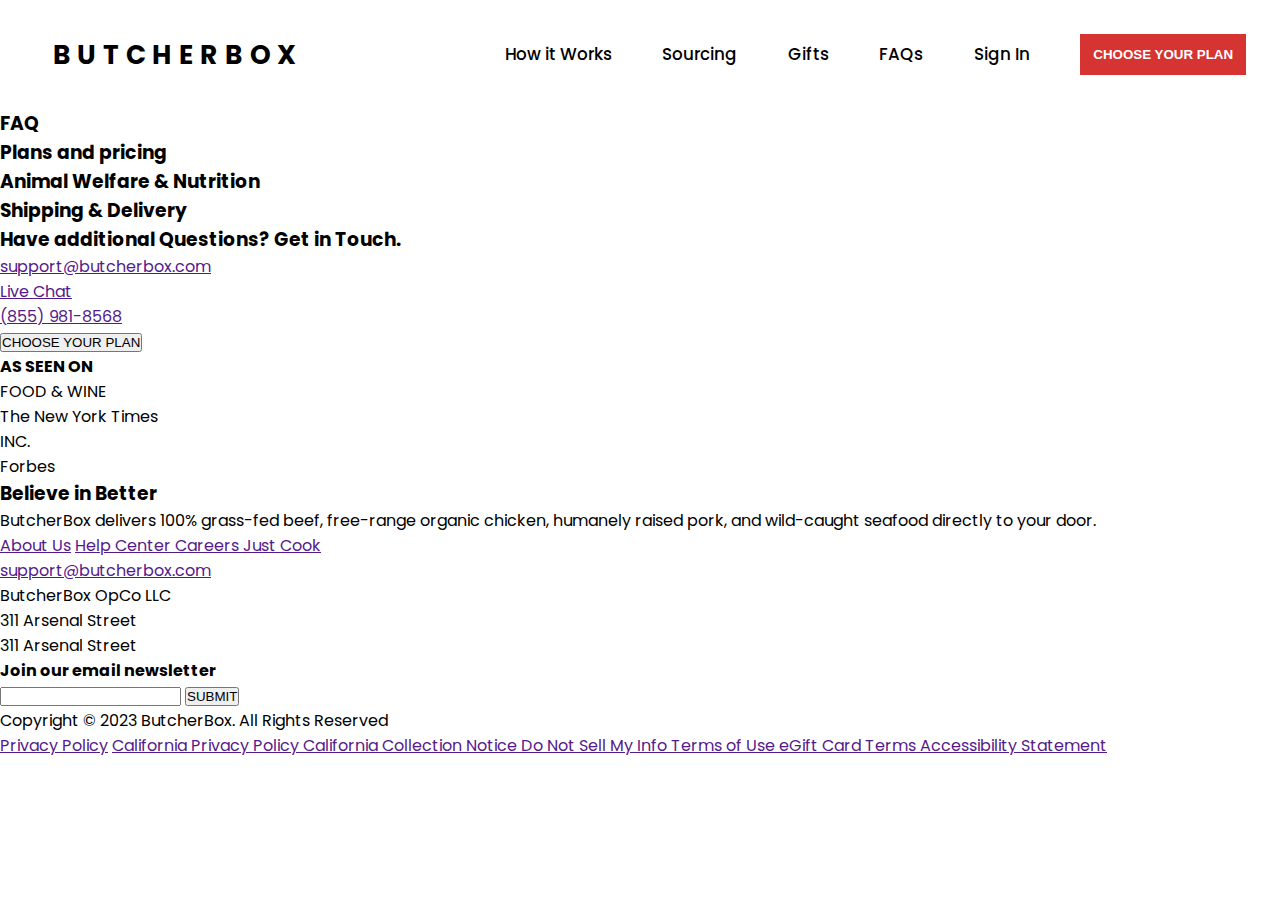
<file: faqs.html>
<!DOCTYPE html>
<html lang="en">
<head>
    <meta charset="UTF-8">
    <meta http-equiv="X-UA-Compatible" content="IE=edge">
    <meta name="viewport" content="width=device-width, initial-scale=1.0">
    <title>FAQS</title>
    <link rel="stylesheet" href="./css/faqs.css">
    <link rel="stylesheet" href="https://cdnjs.cloudflare.com/ajax/libs/font-awesome/5.15.3/css/all.min.css">
    <link href="https://fonts.googleapis.com/css2?family=Poppins:ital,wght@0,100;0,200;0,300;0,400;0,500;0,600;0,700;0,800;0,900;1,100;1,200;1,300;1,400;1,500;1,600;1,700;1,900&family=Roboto:wght@100;400;900&display=swap" rel="stylesheet">

</head>
<body>
    
    <header class="nav-header">
        <div class="logo">
            <a href="index.html" class="b-logo">BUTCHERBOX</a>
        </div>

        <nav class="nav">
            <ul class="nav-ul">
                <li class="list-item"> <a href="works.html">How it Works</a> </li>
                <li class="list-item"> <a href="source.html">Sourcing</a> </li>
                <li class="list-item"> <a href="gifts.html">Gifts</a> </li>
                <li class="list-item"> <a href="faqs.html">FAQs</a> </li>
                <li class="list-item"> <a href="faqs.html">Sign In</a> </li>
                <li class="list-item"> <a href="faqs.html"> <button class="nav-button">CHOOSE YOUR PLAN</button> </a> </li>
            </ul>
        </nav>
    </header>
    <main>
        <section class="faq-hero-section">
            <h3>FAQ</h3>
        </section>

        <section class="faq-questions-section">
            <div class="pricing">
                <h3>Plans and pricing</h3>
            </div>

            <div class="welfare">
                <h3>Animal Welfare & Nutrition</h3>
            </div>

            <div class="delivery">
                <h3>Shipping & Delivery</h3>
            </div>
        </section>

        <section class="faq-conatct-section">
            <h3>Have additional Questions? Get in Touch.</h3>
            <div class="faq-contact-info">
                <p>  <!--fa here--> <a href="">support@butcherbox.com</a> </p>
                <p>  <!--fa here--> <a href="">Live Chat</a> </p>
                <p>  <!--fa here--> <a href="">(855) 981-8568</a> </p>

                <button>CHOOSE YOUR PLAN</button>
            </div>
        </section>

    </main>

    <footer>
        <div class="container-one">
            <h4>AS SEEN ON</h4>
            <p class="food">FOOD & WINE</p>
            <p class="new-york">The New York Times</p>
            <p class="inc">INC.</p>
            <p>Forbes</p>
        </div>
        <div class="container-two">
            <div class="beleive">
                <h3>Believe in Better</h3>
                <p>ButcherBox delivers 100% grass-fed beef, free-range organic chicken, humanely raised pork, and
                    wild-caught seafood directly to your door.</p>
            </div>

            <div class="certificate">

            </div>

            <div class="footer-links">
                <a href="" class="">About Us</a>
                <a href="">Help Center </a>
                <a href="">Careers </a>
                <a href="">Just Cook </a>
            </div>

            <div class="location">
                <div class="email">
                    <p><span> <!--fa here--> </span> <a href="">support@butcherbox.com</a></p>
                </div>

                <div class="address">
                    <span> <!--fa here--> </span>
                    <p>ButcherBox OpCo LLC</p>
                    <p>311 Arsenal Street</p>
                    <p>311 Arsenal Street</p>

                </div>

                <div class="socials">
                    <a href=""> <!--fa here--> </a>
                    <a href=""> <!--fa here--> </a>
                    <a href=""> <!--fa here--> </a>
                    <a href=""> <!--fa here--> </a>
                    <a href=""> <!--fa here--> </a>
                </div>
            </div>

            <div class="email">
                <h4>Join our email newsletter</h4>
                <form action="">
                    <input type="email" name="email" id="email-id" class="email-input">
                    <button>SUBMIT</button>
                </form>
            </div>
        </div>

        <div class="footer-container-three">
            <div class="copyright-text">
                <p>Copyright © 2023 ButcherBox. All Rights Reserved</p>
            </div>

            <div class="policies">
                <a href="">Privacy Policy</a>
                <a href="">
                    California Privacy Policy
                </a>
                <a href="">
                    California Collection Notice
                </a>
                <a href="">
                    Do Not Sell My Info
                </a>
                <a href="">
                    Terms of Use
                </a>
                <a href="">
                    eGift Card Terms
                </a>
                <a href="">
                    Accessibility Statement
                </a>
            </div>
        </div>
    </footer>
</body>
</html>
</file>
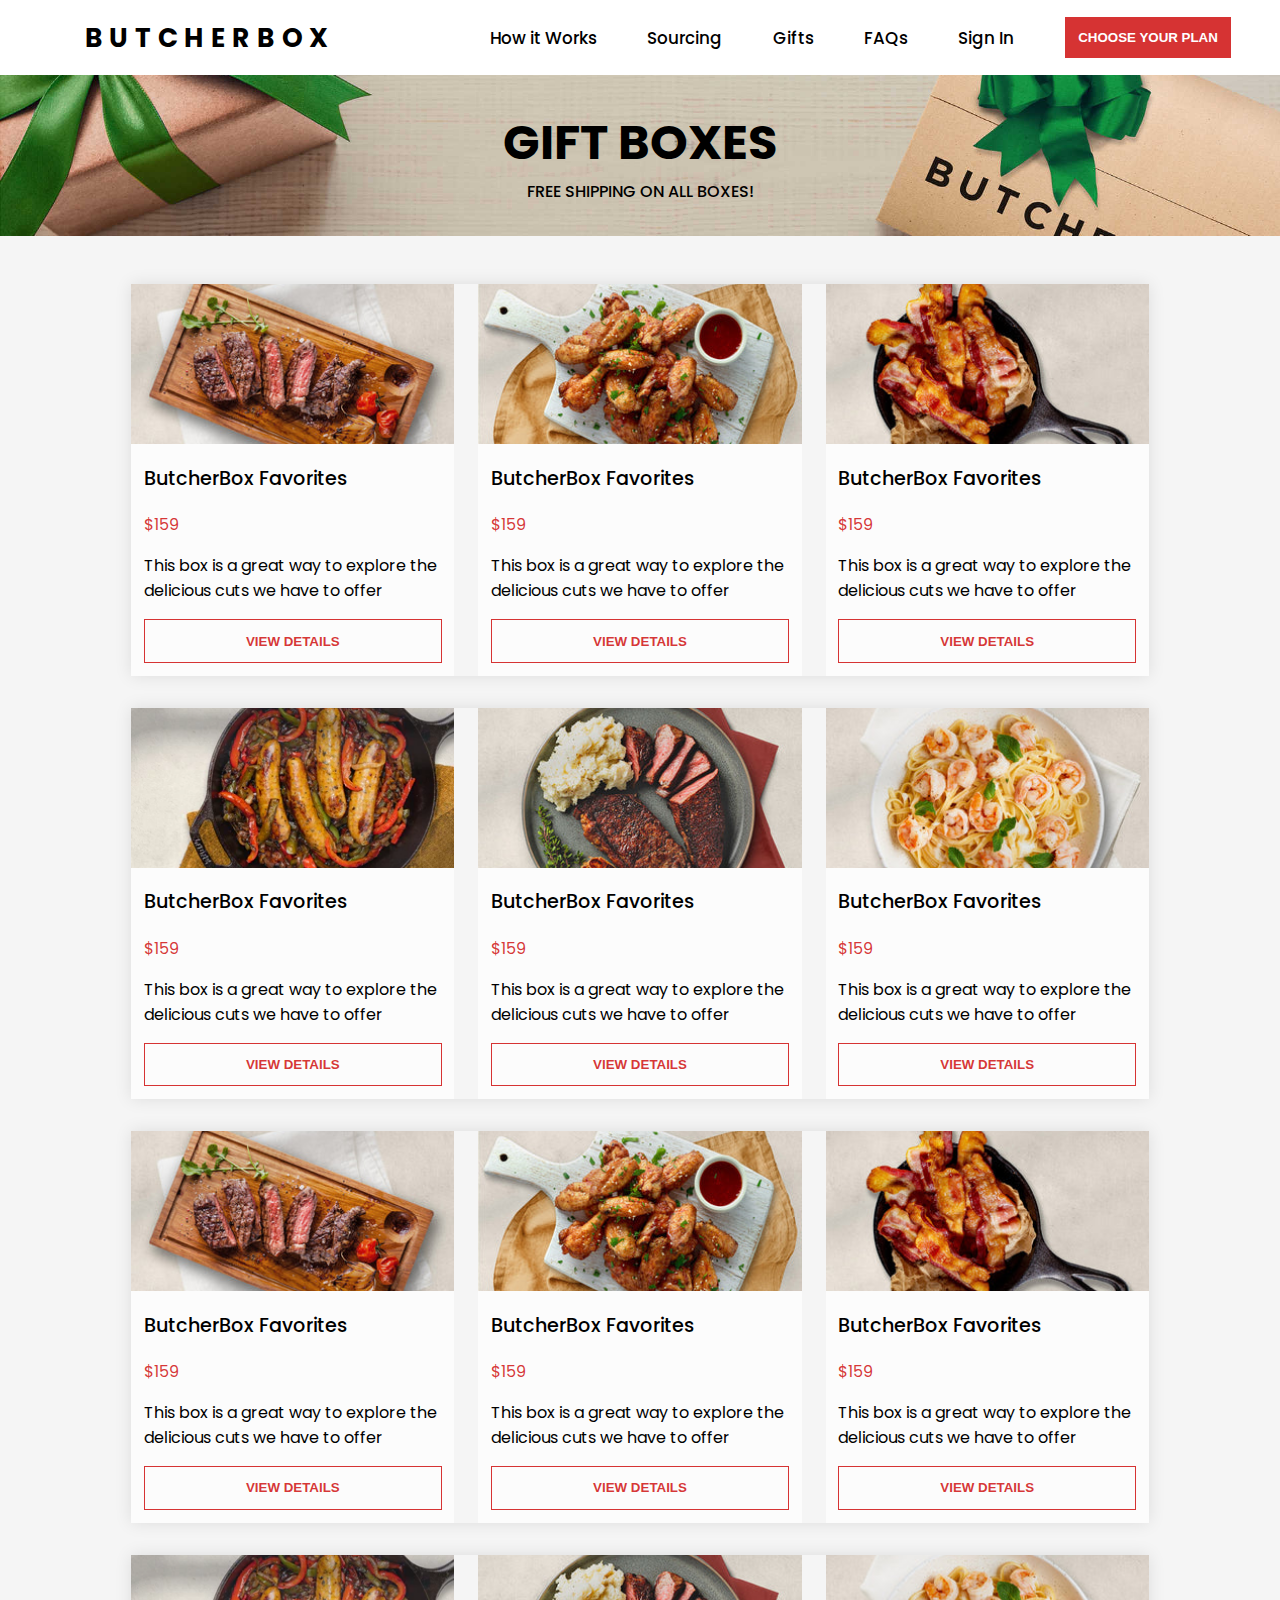
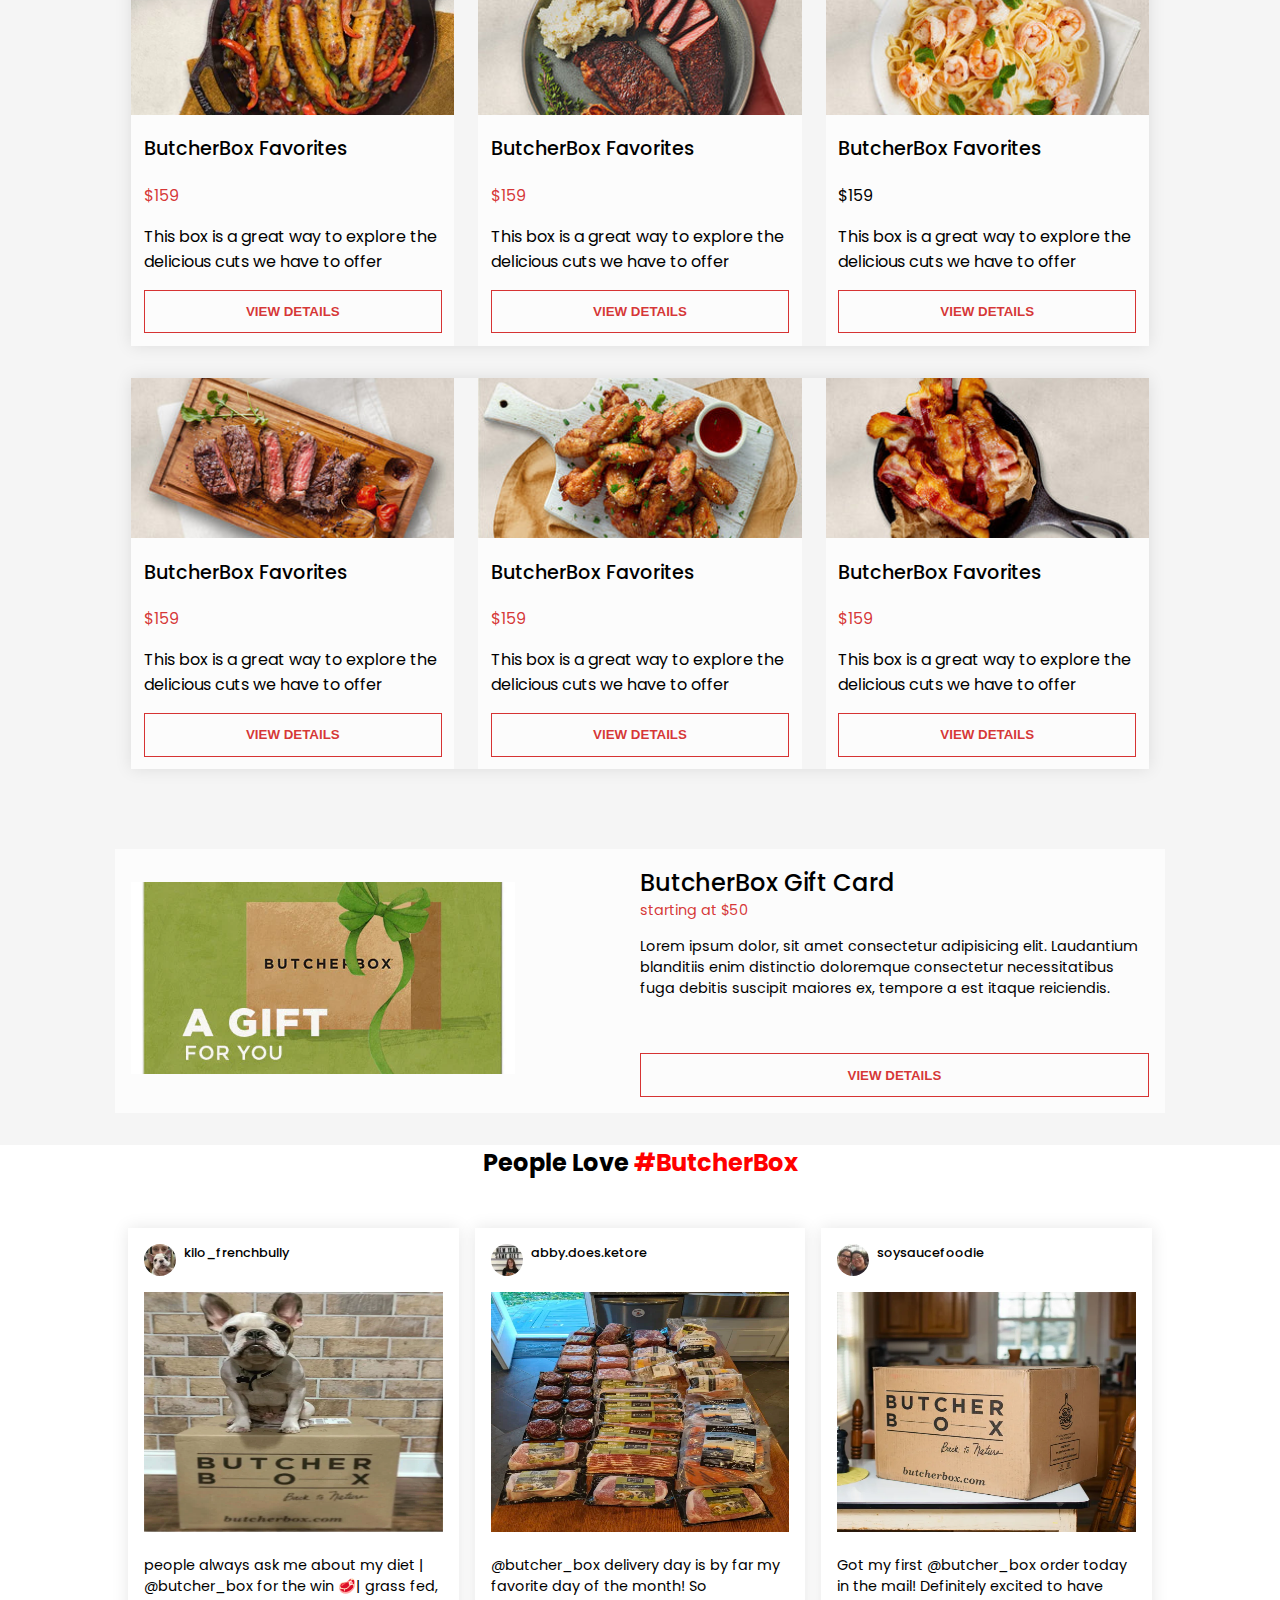
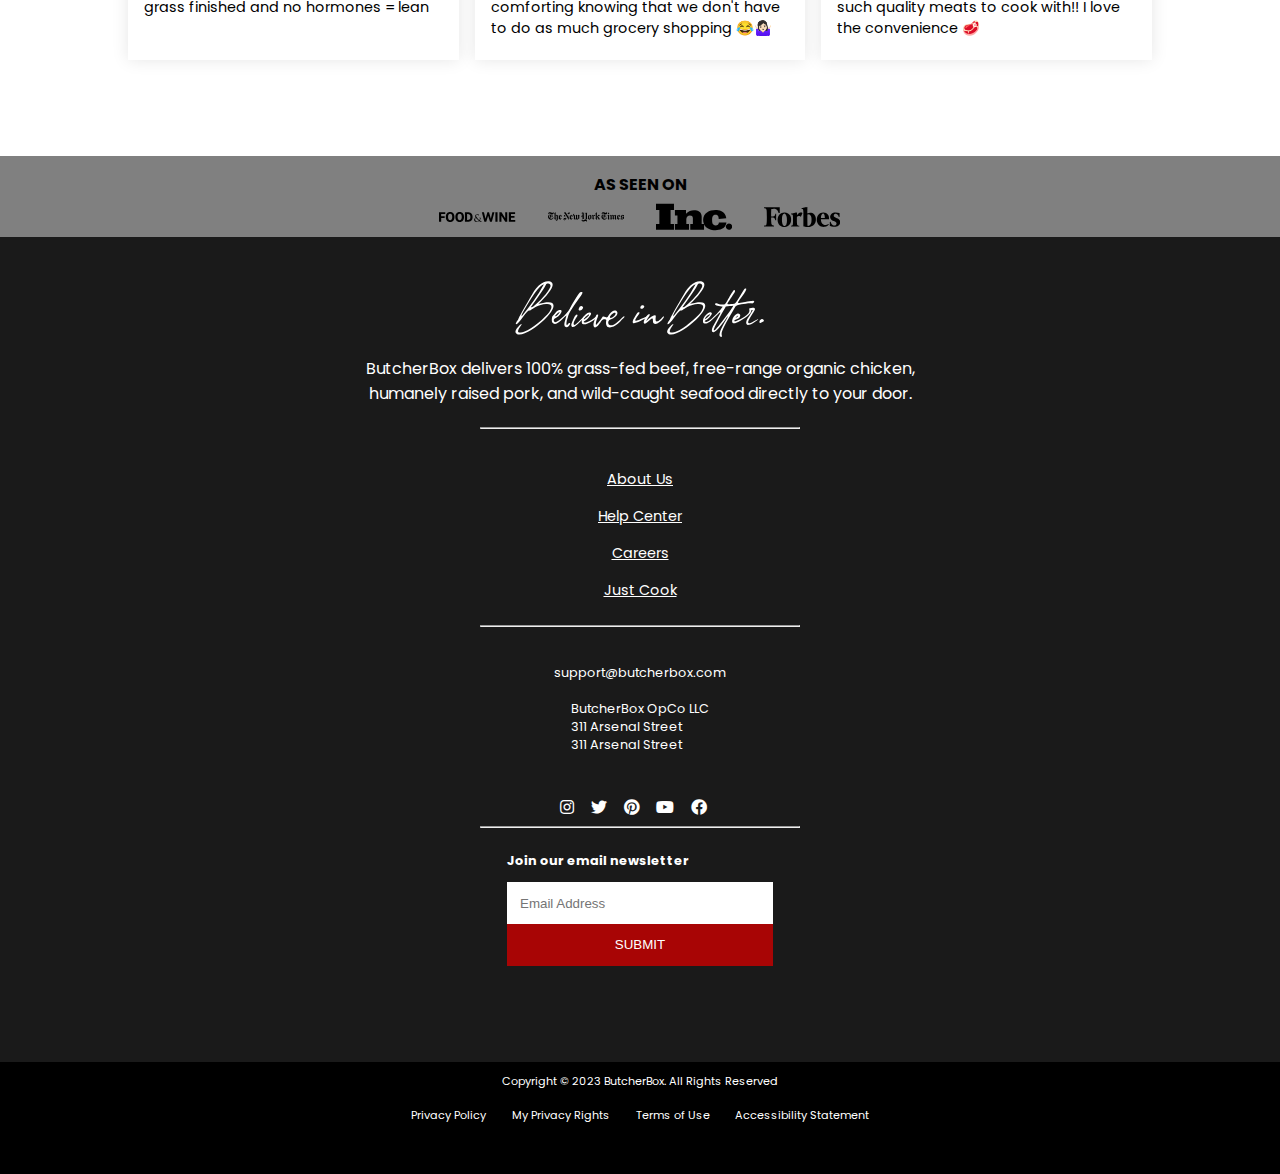
<file: gifts.html>
<!DOCTYPE html>
<html lang="en">

<head>
    <meta charset="UTF-8">
    <meta http-equiv="X-UA-Compatible" content="IE=edge">
    <meta name="viewport" content="width=device-width, initial-scale=1.0">
    <title>Document</title>
    <link rel="stylesheet" href="./css/gifts.css">
    <link rel="stylesheet" href="https://cdnjs.cloudflare.com/ajax/libs/font-awesome/5.15.3/css/all.min.css">
    <link
        href="https://fonts.googleapis.com/css2?family=Poppins:ital,wght@0,100;0,200;0,300;0,400;0,500;0,600;0,700;0,800;0,900;1,100;1,200;1,300;1,400;1,500;1,600;1,700;1,900&family=Roboto:wght@100;400;900&display=swap"
        rel="stylesheet">

</head>

<body>
    <header class="nav-header">
        <div class="logo">
            <a href="index.html" class="b-logo">BUTCHERBOX</a>
        </div>

        <nav class="nav">
            <ul class="nav-ul">
                <li class="list-item"> <a href="works.html">How it Works</a> </li>
                <li class="list-item"> <a href="source.html">Sourcing</a> </li>
                <li class="list-item"> <a href="gifts.html">Gifts</a> </li>
                <li class="list-item"> <a href="faqs.html">FAQs</a> </li>
                <li class="list-item"> <a href="faqs.html">Sign In</a> </li>
                <li class="list-item"> <a href="faqs.html"> <button class="nav-button">CHOOSE YOUR PLAN</button> </a>
                </li>
            </ul>
        </nav>
    </header>

    <main>
        <section class="gift-hero-section">
            <div class="gift-hero">
                <h3>GIFT BOXES</h3>
                <P>FREE SHIPPING ON ALL BOXES!</P>
            </div>
        </section>

        <section class="gift-type-container-section">
            <div class="gift-type-container">
                <div class="gift-type-container1">
                    <div class="butcherbox-fav hov">
                        <div class="butcherbox-fav-img">
                            <img src="/img/gift11.jpg" alt="">
                        </div>
                        <div class="butcherbox-fav-text text">
                            <h4>ButcherBox Favorites</h4>
                            <p class="price">$159</p>
                            <p>This box is a great way to explore the delicious cuts we have to offer</p>
                            <button>VIEW DETAILS </button>
                        </div>
                    </div>

                    <div class="ultimate-box hov">
                        <div class="ultimate-box-img">
                            <img src="/img/gift12.jpg" alt="">
                        </div>
                        <div class="ultimate-box-text text">
                            <h4>ButcherBox Favorites</h4>
                            <p class="price">$159</p>
                            <p>This box is a great way to explore the delicious cuts we have to offer</p>
                            <button>VIEW DETAILS </button>
                        </div>
                    </div>


                    <div class="tomahawk-box hov">
                        <div class="tomahawk-box-img">
                            <img src="/img/gift13.jpg" alt="">
                        </div>
                        <div class="tomahawk-box-text text">
                            <h4>ButcherBox Favorites</h4>
                            <p class="price">$159</p>
                            <p>This box is a great way to explore the delicious cuts we have to offer</p>
                            <button>VIEW DETAILS </button>
                        </div>
                    </div>


                </div>

                <div class="gift-type-container2">
                    <div class="newyear-box hov">
                        <div class="newyear-box-img">
                            <img src="/img/gift7.webp" alt="">
                        </div>
                        <div class="newyear-box-text text">
                            <h4>ButcherBox Favorites</h4>
                            <p class="price">$159</p>
                            <p>This box is a great way to explore the delicious cuts we have to offer</p>
                            <button>VIEW DETAILS </button>
                        </div>
                    </div>

                    <div class="lean-box hov">
                        <div class="lean-box-img">
                            <img src="/img/gift8.jpg" alt="">
                        </div>
                        <div class="lean-box-text text">
                            <h4>ButcherBox Favorites</h4>
                            <p class="price">$159</p>
                            <p>This box is a great way to explore the delicious cuts we have to offer</p>
                            <button>VIEW DETAILS </button>
                        </div>
                    </div>

                    <div class="whole-box hov">
                        <div class="whole-box-img">
                            <img src="/img/gift9.jpg" alt="">
                        </div>
                        <div class="whole-box-text text">
                            <h4>ButcherBox Favorites</h4>
                            <p class="price">$159</p>
                            <p>This box is a great way to explore the delicious cuts we have to offer</p>
                            <button>VIEW DETAILS </button>
                        </div>
                    </div>


                </div>

                <div class="gift-type-container3">
                    <div class="brunch-box hov">
                        <div class="brunch-box-img">
                            <img src="/img/gift11.jpg" alt="">
                        </div>
                        <div class="brunch-box-text text">
                            <h4>ButcherBox Favorites</h4>
                            <p class="price">$159</p>
                            <p>This box is a great way to explore the delicious cuts we have to offer</p>
                            <button>VIEW DETAILS </button>
                        </div>
                    </div>

                    <div class="game-box hov">
                        <div class="game-box-img">
                            <img src="/img/gift12.jpg" alt="">
                        </div>
                        <div class="game-box-text text">
                            <h4>ButcherBox Favorites</h4>
                            <p class="price">$159</p>
                            <p>This box is a great way to explore the delicious cuts we have to offer</p>
                            <button>VIEW DETAILS </button>
                        </div>
                    </div>

                    <div class="steak-box hov">
                        <div class="steak-box-img">
                            <img src="/img/gift13.jpg" alt="">
                        </div>
                        <div class="steak-box-text text">
                            <h4>ButcherBox Favorites</h4>
                            <p class="price">$159</p>
                            <p>This box is a great way to explore the delicious cuts we have to offer</p>
                            <button>VIEW DETAILS </button>
                        </div>
                    </div>
                </div>


                <div class="gift-type-container4">
                    <div class="beef-variety-box hov">
                        <div class="beef-variety-box-img">
                            <img src="/img/gift7.webp" alt="">
                        </div>
                        <div class="beef-variety-box-text text">
                            <h4>ButcherBox Favorites</h4>
                            <p class="price">$159</p>
                            <p>This box is a great way to explore the delicious cuts we have to offer</p>
                            <button>VIEW DETAILS </button>
                        </div>
                    </div>

                    <div class="celebration-box hov">
                        <div class="celebration-box-img">
                            <img src="/img/gift8.jpg" alt="">
                        </div>
                        <div class="celebration-box-text text">
                            <h4>ButcherBox Favorites</h4>
                            <p class="price">$159</p>
                            <p>This box is a great way to explore the delicious cuts we have to offer</p>
                            <button>VIEW DETAILS </button>
                        </div>
                    </div>

                    <div class="special-value-box hov">
                        <div class="special-value-box-img">
                            <img src="/img/gift9.jpg" alt="">
                        </div>
                        <div class="special-value-box-text text">
                            <h4>ButcherBox Favorites</h4>
                            <p>$159</p>
                            <p>This box is a great way to explore the delicious cuts we have to offer</p>
                            <button>VIEW DETAILS </button>
                        </div>
                    </div>
                </div>

                <div class="gift-type-container5">
                    <div class="seafood-box hov">
                        <div class="seafood-box-img">
                            <img src="/img/gift11.jpg" alt="">
                        </div>
                        <div class="seafood-box-text text">
                            <h4>ButcherBox Favorites</h4>
                            <p class="price">$159</p>
                            <p>This box is a great way to explore the delicious cuts we have to offer</p>
                            <button>VIEW DETAILS </button>
                        </div>
                    </div>

                    <div class="sampler-box hov">
                        <div class="sampler-box-img">
                            <img src="/img/gift12.jpg" alt="">
                        </div>
                        <div class="sampler-box-text text">
                            <h4>ButcherBox Favorites</h4>
                            <p class="price">$159</p>
                            <p>This box is a great way to explore the delicious cuts we have to offer</p>
                            <button>VIEW DETAILS </button>
                        </div>
                    </div>

                    <div class="sampler-box hov">
                        <div class="sampler-box-img">
                            <img src="/img/gift13.jpg" alt="">
                        </div>
                        <div class="sampler-box-text text">
                            <h4>ButcherBox Favorites</h4>
                            <p class="price">$159</p>
                            <p>This box is a great way to explore the delicious cuts we have to offer</p>
                            <button>VIEW DETAILS </button>
                        </div>
                    </div>

                </div>

            </div>
        </section>

        <section class="gift-card-section">
            <div class="gift-card-container hov">
                <div class="gift-card-img-div">
                    <img src="/img/giftbox.webp" alt="">
                </div>
                <div class="gift-card-text-div ">
                    <h4>ButcherBox Gift Card</h4>
                    <p class="price">starting at $50</p>
                    <p>Lorem ipsum dolor, sit amet consectetur adipisicing elit. Laudantium blanditiis enim distinctio
                        doloremque consectetur necessitatibus fuga debitis suscipit maiores ex, tempore a est itaque
                        reiciendis.</p>
                    <button><a href="">VIEW DETAILS</a></button>
                </div>
            </div>
        </section>

        <section class="people-love-section">
            <h2>People Love <span>#ButcherBox</span></h2>
            <div class="container-people-love">
                <div class="first">
                    <header>
                        <img src="/img/profile-img1.webp" alt="" class="profile-img">
                        <h6>kilo_frenchbully</h6>
                    </header>
                    <img src="/img/first-img.webp" alt="" class="people-love-section-img">
                    <p>people always ask me about my diet | @butcher_box for the win 🥩| grass fed, grass finished and
                        no hormones = lean</p>
                </div>
                <div class="second">
                    <header>
                        <img src="/img/profile-img2.webp" alt="" class="profile-img">
                        <h6>abby.does.ketore</h6>
                    </header>
                    <img src="/img/second-img.webp" alt="" class="people-love-section-img">
                    <p>@butcher_box delivery day is by far my favorite day of the month! So comforting knowing that we
                        don't have to do as much grocery shopping 😂🤷🏻‍♀️</p>
                </div>
                <div class="third">
                    <header>
                        <img src="/img/profile-img3.webp" alt="" class="profile-img">
                        <h6>soysaucefoodie</h6>
                    </header>
                    <img src="/img/third-img.webp" alt="" class="people-love-section-img">
                    <p>Got my first @butcher_box order today in the mail! Definitely excited to have such quality meats
                        to cook with!! I love the convenience 🥩</p>
                </div>
            </div>
        </section>
    </main>

    <footer>
        <div class="container-one">
            <h4>AS SEEN ON</h4>
            <div>
                <svg fill="currentcolor" width="100%" height="40" focusable="false" viewBox="0 0 2120 278"
                    xmlns="http://www.w3.org/2000/svg" xml:space="preserve" class="_83tv1w0 _83tv1w5"
                    colors="[object Object]">
                    <title>Food and Wine Magazine</title>
                    <path
                        d="M1567.49 272.662H1627.48V5.31731H1567.49V272.662ZM1840.67 174.213L1738.41 5.33848H1678.85V272.662H1736.14V103.766L1841.85 272.662H1897.96V5.33848H1840.67V174.213ZM2001.15 220.988V160.842H2099.12V113.079H2001.15V57.0119H2115.76V5.33848H1941.1V272.662H2119.94V220.988H2001.15V220.988ZM1441.35 185.019L1391.66 5.33848H1345.25L1293.65 185.019L1249.69 5.33848H1191.18L1260.97 272.662H1314.21L1365.71 105.259L1418.05 272.662H1469.25L1541.06 5.33848H1483.75L1441.35 185.019ZM0.0605469 272.662H61.1795V167.633H157.638V115.959H60.0241V57.0119H174.257V5.33848H0.0605469V272.662ZM310.068 0.0616544C225.585 0.0616544 190.099 63.2346 190.099 138.979C190.099 214.787 225.585 277.938 310.068 277.938C394.592 277.938 430.079 214.787 430.079 138.979C430.079 63.2346 394.592 0.0616544 310.068 0.0616544ZM310.068 226.286C271.24 226.286 251.974 192.145 251.974 138.979C251.974 85.897 271.24 51.7142 310.068 51.7142C348.916 51.7142 368.183 85.897 368.183 138.979C368.183 192.145 348.916 226.286 310.068 226.286ZM1202.44 269.698C1194.75 269.698 1180.19 264.799 1171.41 259.544C1163.84 255.129 1151.62 247.666 1133.32 232.425C1147.22 215.796 1160.4 189.16 1160.4 167.339C1160.4 164.311 1157.88 162.44 1153.21 161.915C1137.85 160.254 1126.82 159.96 1120.29 159.96C1118.04 159.96 1115.88 160.548 1115.88 162.314L1119.15 164.311C1123.27 164.311 1129.07 165.131 1132.6 168.621C1136.74 172.321 1137.85 177.535 1137.85 181.676C1137.85 198.473 1130.84 216.574 1124.26 225.718C1117.22 219.643 1083.39 188.55 1074.09 178.123C1048.81 150.352 1029.55 130.423 1029.55 106.709C1029.55 82.1128 1047.68 73.0521 1061.71 73.0521C1075.43 73.0521 1084.93 78.8335 1090.71 85.2665C1097.16 92.4352 1098.94 101.391 1098.94 108.538C1098.94 112.638 1099.22 113.731 1100.73 113.731C1102.11 113.731 1103.08 113.205 1103.75 109.064C1104.57 104.943 1106.23 84.3203 1106.23 75.6379C1106.23 72.3374 1106.11 70.4454 1102.11 68.6164C1094.72 65.0636 1082.64 62.3096 1068.81 62.3096C1026.54 62.3096 1005.78 91.1735 1005.93 112.911C1006.06 125.293 1008.79 136.562 1019.63 151.446C1000.72 161.726 976.242 184.956 976.242 217.141C976.242 241.107 994.395 277.938 1047.8 277.938C1086.99 277.938 1107.05 257.82 1114.74 250.567C1141.68 271.632 1149.96 274.112 1175.76 274.112H1199.81C1204.08 274.112 1206.3 273.292 1206.3 271.863C1206.3 269.992 1204.94 269.698 1202.44 269.698ZM1057.32 261.961C1027.65 261.961 1003.43 238.605 1003.43 204.233C1003.43 182.244 1013.45 168.369 1025.3 160.254C1031.48 169.294 1049.04 188.971 1056.21 196.623C1063.37 204.359 1090.12 230.364 1105.79 243.567C1098.25 251.114 1080.68 261.961 1057.32 261.961V261.961ZM787.485 5.33848H721.114V272.662H787.485C878.334 272.662 934.137 233.959 934.137 138.979C934.137 44.02 878.334 5.33848 787.485 5.33848ZM794.124 220.988H781.077V57.0119H794.124C849.15 57.0119 873.375 77.7612 873.375 138.979C873.375 200.239 849.15 220.988 794.124 220.988ZM575.197 0.0616544C490.694 0.0616544 455.186 63.2346 455.186 138.979C455.186 214.787 490.694 277.938 575.197 277.938C659.722 277.938 695.187 214.787 695.187 138.979C695.187 63.2346 659.722 0.0616544 575.197 0.0616544ZM575.197 226.286C536.37 226.286 517.124 192.145 517.124 138.979C517.124 85.897 536.37 51.7142 575.197 51.7142C614.045 51.7142 633.311 85.897 633.311 138.979C633.311 192.145 614.045 226.286 575.197 226.286Z">
                    </path>
                </svg>

                <svg fill="currentcolor" focusable="false" viewBox="0 0 1017 134" xmlns="http://www.w3.org/2000/svg"
                    xml:space="preserve" class="_83tv1w0 _83tv1w5" colors="[object Object]">
                    <title>New York Times</title>
                    <path
                        d="M76.1611 14.0075C76.1611 2.96752 65.6751 0.20752 57.3968 0.20752V1.86352C62.3638 1.86352 66.227 3.51952 66.227 7.38352C66.227 9.59152 64.5714 12.9035 59.6043 12.9035C55.7411 12.9035 47.4627 10.6955 41.3919 8.48752C34.2173 5.72752 27.5946 3.51952 22.0757 3.51952C11.0378 3.51952 3.31135 11.7995 3.31135 21.1835C3.31135 29.4635 9.38216 32.2235 11.5897 33.3275L12.1416 32.2235C11.0378 31.1195 9.38216 30.0155 9.38216 26.7035C9.38216 24.4955 11.5897 20.6315 17.1086 20.6315C22.0757 20.6315 28.6984 22.8395 37.5287 25.5995C45.2551 27.8075 53.5335 29.4635 57.9486 30.0155V47.1275L49.6703 54.3035V54.8555L57.9486 62.0315V85.7675C53.5335 88.5275 48.5665 89.0795 44.1514 89.0795C35.873 89.0795 28.6984 86.8715 22.6276 80.2475L45.2551 69.2075V31.1195L17.6605 43.2635C19.8681 36.0875 25.9389 31.1195 32.0097 27.8075L31.4578 26.1515C14.9011 30.5675 0 46.0235 0 64.7915C0 86.8715 18.2124 103.432 38.6324 103.432C60.7081 103.432 75.0573 85.7675 75.0573 67.5515H73.9535C70.6422 74.7275 65.6751 81.3515 59.6043 84.6635V62.0315L68.4346 54.8555V54.3035L59.6043 47.1275V30.0155C67.8827 30.0155 76.1611 24.4955 76.1611 14.0075ZM28.1465 74.7275L21.5238 78.0395C17.6605 73.0715 15.453 66.4475 15.453 57.0635C15.453 53.1995 15.453 48.7835 16.5568 45.4715L28.1465 40.5035V74.7275V74.7275ZM86.647 87.4235L79.4724 92.9435L80.5762 94.0475L83.8876 91.2875L96.0292 102.328L112.586 91.2875L112.034 90.1835L107.619 92.9435L102.1 87.4235V49.8875L106.515 46.5755L115.897 54.3035V87.9755C115.897 108.952 111.482 112.264 102.1 115.576V117.232C117.553 117.784 131.902 112.816 131.902 85.7675V49.3355L136.869 45.4715L135.765 44.3675L131.35 47.6795L117.553 36.0875L102.1 47.6795V2.41552H100.996L81.68 15.6635V16.7675C83.8876 17.8715 87.1989 18.9755 87.1989 25.0475L86.647 87.4235V87.4235ZM187.643 81.3515L173.846 91.8395L160.049 80.7995V74.1755L185.988 56.5115V55.9595L172.742 36.0875L144.044 51.5435V87.9755L138.525 92.3915L139.629 93.4955L144.596 89.6315L163.36 103.432L188.195 83.5595L187.643 81.3515V81.3515ZM160.049 71.9675V44.9195L161.152 44.3675L173.294 63.6875L160.049 71.9675ZM293.055 9.03952C293.055 7.38352 292.503 5.72752 291.951 4.07152H290.847C289.191 8.48752 286.984 10.6955 281.465 10.6955C276.498 10.6955 273.186 7.93552 270.979 5.72752L254.974 23.9435L256.078 25.0475L261.597 20.0795C264.908 22.8395 267.668 25.0475 275.394 25.5995V71.4155L242.832 15.6635C240.073 11.2475 236.21 5.17552 228.483 5.17552C219.653 5.17552 211.926 12.9035 213.03 25.0475H214.686C215.238 21.7355 216.894 17.8715 220.757 17.8715C223.516 17.8715 226.276 20.6315 227.931 23.3915V41.6075C217.997 41.6075 211.375 46.0235 211.375 54.3035C211.375 58.7195 213.582 65.3435 220.205 66.9995V65.8955C219.101 64.7915 218.549 63.6875 218.549 62.0315C218.549 59.2715 220.757 57.0635 224.62 57.0635H227.379V80.2475C215.79 80.2475 206.408 86.8715 206.408 97.9115C206.408 108.4 215.238 113.368 225.172 112.816V111.712C219.101 111.16 216.342 108.4 216.342 104.536C216.342 99.5675 219.653 97.3595 224.068 97.3595C228.483 97.3595 232.346 100.12 235.106 103.432L251.111 85.7675L250.007 84.6635L246.144 89.0795C240.073 83.5595 236.762 81.9035 229.587 80.7995V25.5995L273.738 102.88H277.05V25.5995C285.328 25.0475 293.055 18.4235 293.055 9.03952V9.03952ZM333.343 81.3515L319.545 91.8395L305.748 80.7995V74.1755L331.687 56.5115V55.9595L318.442 36.0875L289.743 51.5435V87.9755L284.224 92.3915L285.328 93.4955L290.295 89.6315L309.059 103.432L333.895 83.5595L333.343 81.3515V81.3515ZM305.748 71.9675V44.9195L306.852 44.3675L318.994 63.6875L305.748 71.9675V71.9675ZM423.301 42.1595L419.438 44.9195L408.952 36.0875L396.81 47.1275L401.777 52.0955V93.4955L388.532 85.2155V50.9915L392.947 48.2315L380.254 36.0875L368.112 47.1275L373.079 52.0955V91.8395L371.423 92.9435L359.834 84.6635V51.5435C359.834 43.8155 355.97 41.6075 351.555 38.8475C347.692 36.0875 345.484 34.4315 345.484 30.5675C345.484 27.2555 348.796 25.5995 350.451 24.4955V23.3915C346.036 23.3915 334.446 27.8075 334.446 38.2955C334.446 43.8155 337.206 46.0235 339.965 48.7835C342.725 51.5435 345.484 53.7515 345.484 58.7195V90.7355L339.414 95.1515L340.517 96.2555L346.036 91.8395L358.73 102.88L372.527 93.4955L387.98 102.88L417.23 85.7675V48.7835L424.405 43.2635L423.301 42.1595V42.1595ZM525.953 11.7995L520.434 16.7675L508.292 5.72752L490.08 18.9755V6.83152H488.424L488.976 96.2555C487.321 96.2555 482.354 95.1515 478.49 94.0475L477.386 19.5275C477.386 14.0075 473.523 6.27952 463.589 6.27952C453.655 6.27952 447.032 14.0075 447.032 21.7355H448.688C449.24 18.4235 450.896 15.6635 454.207 15.6635C457.518 15.6635 460.278 17.8715 460.278 25.0475V46.5755C450.344 47.1275 444.273 52.6475 444.273 59.8235C444.273 64.2395 446.481 70.8635 453.103 70.8635V69.7595C450.896 68.6555 450.344 66.9995 450.344 65.8955C450.344 62.5835 453.103 61.4795 457.518 61.4795H459.726V95.7035C451.448 98.4635 448.136 104.536 448.136 111.16C448.136 120.544 455.311 127.168 466.349 127.168C474.075 127.168 480.698 126.064 487.321 124.408C492.839 123.304 500.014 121.648 503.325 121.648C507.741 121.648 509.396 123.856 509.396 126.616C509.396 130.48 507.741 132.136 505.533 132.688V133.792C514.363 132.136 519.882 126.616 519.882 118.336C519.882 110.056 511.604 105.088 502.774 105.088C498.358 105.088 488.976 106.744 482.354 107.848C474.627 109.504 466.901 110.608 464.693 110.608C460.83 110.608 456.415 108.952 456.415 103.432C456.415 99.0155 460.278 95.1515 469.66 95.1515C474.627 95.1515 480.698 95.7035 486.769 97.3595C493.391 99.0155 499.462 100.672 504.981 100.672C513.259 100.672 520.434 97.9115 520.434 86.3195V18.4235L527.057 12.9035L525.953 11.7995V11.7995ZM503.325 45.4715C501.67 47.1275 499.462 48.7835 496.703 48.7835C493.943 48.7835 491.184 47.1275 490.08 45.4715V21.1835L495.599 17.3195L503.325 24.4955V45.4715ZM503.325 62.0315C502.222 60.9275 499.462 59.2715 496.703 59.2715C493.943 59.2715 491.184 60.9275 490.08 62.0315V47.6795C491.184 48.7835 493.943 50.4395 496.703 50.4395C499.462 50.4395 502.222 48.7835 503.325 47.6795V62.0315ZM503.325 87.9755C503.325 92.3915 500.566 96.8075 494.495 96.8075H490.08V64.2395C491.184 63.1355 493.943 61.4795 496.703 61.4795C499.462 61.4795 501.67 63.1355 503.325 64.2395V87.9755V87.9755ZM578.935 48.7835L561.274 36.0875L534.231 51.5435V87.4235L528.712 91.8395L529.264 92.9435L533.679 89.6315L551.34 102.88L578.935 86.3195V48.7835V48.7835ZM549.132 83.5595V43.8155L562.93 53.7515V92.9435L549.132 83.5595V83.5595ZM631.364 37.1915H630.261C628.605 38.2955 626.949 39.3995 625.294 39.3995C623.086 39.3995 620.326 38.2955 619.223 36.6395H618.119L608.737 47.1275L599.355 36.6395L582.798 47.6795L583.35 48.7835L587.765 46.0235L593.284 52.0955V86.8715L586.109 92.3915L587.213 93.4955L590.524 90.7355L603.77 101.776L620.878 90.1835L620.327 89.0795L615.359 91.8395L608.737 86.3195V47.6795C611.496 50.4395 614.808 53.1995 618.671 53.1995C626.397 53.7515 630.812 46.0235 631.364 37.1915V37.1915ZM697.591 90.1835L678.827 102.88L653.44 64.2395L671.652 36.0875H672.756C674.964 38.2955 678.275 40.5035 682.138 40.5035C686.002 40.5035 688.761 38.2955 690.417 36.0875H691.521C690.969 47.1275 683.242 53.7515 677.723 53.7515C672.204 53.7515 669.445 50.9915 666.134 49.3355L664.478 52.0955L692.072 92.9435L697.591 89.6315V90.1835V90.1835ZM636.883 87.4235L629.709 92.9435L630.812 94.0475L634.124 91.2875L646.265 102.328L662.822 91.2875L661.718 90.1835L657.303 92.9435L651.784 87.4235V2.41552H651.232L631.364 15.6635V16.7675C633.572 17.8715 636.883 18.4235 636.883 25.0475V87.4235V87.4235ZM789.205 14.0075C789.205 2.96752 778.72 0.20752 770.441 0.20752V1.86352C775.408 1.86352 779.271 3.51952 779.271 7.38352C779.271 9.59152 777.616 12.9035 772.649 12.9035C768.785 12.9035 760.507 10.6955 754.436 8.48752C747.262 6.27952 740.639 4.07152 735.12 4.07152C724.082 4.07152 716.356 12.3515 716.356 21.7355C716.356 30.0155 722.427 32.7755 724.634 33.8795L725.186 32.7755C723.53 31.6715 721.875 30.5675 721.875 27.2555C721.875 25.0475 724.082 21.1835 729.601 21.1835C734.568 21.1835 741.191 23.3915 750.021 26.1515C757.748 28.3595 766.026 30.0155 770.441 30.5675V47.6795L762.163 54.8555V55.4075L770.441 62.5835V86.3195C766.026 89.0795 761.059 89.6315 756.644 89.6315C748.365 89.6315 741.191 87.4235 735.12 80.7995L757.748 69.7595V31.1195L730.153 43.2635C732.912 36.0875 738.983 31.1195 744.502 27.2555L743.95 26.1515C727.394 30.5675 712.492 45.4715 712.492 64.2395C712.492 86.3195 730.705 102.88 751.125 102.88C773.201 102.88 787.55 85.2155 787.55 66.9995H786.446C783.135 74.1755 778.168 80.7995 772.097 84.1115V61.4795L780.927 54.3035V53.7515L772.649 46.5755V30.0155C780.927 30.0155 789.205 24.4955 789.205 14.0075V14.0075ZM741.191 74.7275L734.568 78.0395C730.705 73.0715 728.497 66.4475 728.497 57.0635C728.497 53.1995 729.049 48.7835 730.153 45.4715L741.743 40.5035L741.191 74.7275V74.7275ZM808.522 8.48752H807.97L796.932 17.8715V18.4235L806.314 28.9115H807.418L818.456 19.5275V18.9755L808.522 8.48752V8.48752ZM825.078 90.1835L820.663 92.9435L815.144 87.4235V49.3355L820.663 45.4715L819.559 44.3675L815.696 47.6795L805.762 36.0875L789.757 47.1275L790.861 48.7835L794.724 46.0235L799.691 52.0955V87.9755L792.517 93.4955L793.069 94.5995L796.932 91.8395L809.074 102.88L825.63 91.8395L825.078 90.1835V90.1835ZM917.244 89.6315L913.381 92.3915L907.31 86.8715V49.3355L912.829 44.9195L911.725 43.8155L907.31 47.6795L894.617 36.0875L878.06 47.6795L865.367 36.0875L849.914 47.6795L839.979 36.0875L823.975 47.1275L824.526 48.7835L828.39 46.0235L833.909 52.0955V87.9755L829.494 92.3915L842.187 102.88L854.329 91.8395L849.362 86.8715V49.3355L854.329 46.0235L862.607 53.7515V86.8715L858.192 91.2875L870.885 101.776L883.027 90.7355L878.06 85.7675V49.3355L882.475 46.5755L891.305 54.3035V87.4235L887.442 91.2875L900.136 102.88L917.244 91.2875V89.6315V89.6315ZM965.259 81.3515L951.462 91.8395L937.664 80.7995V74.1755L963.603 56.5115V55.9595L950.358 36.0875L921.659 51.5435V89.0795L940.976 102.88L965.811 83.0075L965.259 81.3515V81.3515ZM937.664 71.9675V44.9195L938.768 44.3675L950.91 63.6875L937.664 71.9675V71.9675ZM1015.48 66.9995L1005 58.7195C1012.17 52.6475 1014.93 44.3675 1014.93 38.8475V35.5355H1013.83C1012.72 38.2955 1010.51 41.0555 1006.1 41.0555C1001.68 41.0555 998.924 38.8475 996.165 35.5355L971.33 49.3355V69.2075L980.712 76.3835C971.33 84.6635 969.674 90.1835 969.674 94.5995C969.674 100.12 972.434 103.984 976.849 105.64L977.401 104.536C976.297 103.432 975.193 102.88 975.193 100.12C975.193 98.4635 977.401 95.7035 981.816 95.7035C987.335 95.7035 990.646 99.5675 992.302 101.224L1016.03 86.8715V66.9995H1015.48V66.9995ZM1009.41 50.4395C1005.55 57.0635 997.269 63.6875 992.302 66.9995L986.231 62.0315V42.7115C988.438 48.2315 994.509 52.6475 1000.58 52.6475C1004.44 52.6475 1006.65 52.0955 1009.41 50.4395V50.4395ZM1000.03 94.5995C997.269 88.5275 990.646 84.1115 984.023 84.1115C982.368 84.1115 977.952 84.1115 973.537 86.8715C976.297 82.4555 983.471 74.7275 992.853 69.2075L999.476 74.7275L1000.03 94.5995V94.5995Z">
                    </path>
                </svg>

                <svg fill="currentcolor" focusable="false" viewBox="0 0  1523 526" xmlns="http://www.w3.org/2000/svg"
                    xml:space="preserve" class="_83tv1w0 _83tv1w5" colors="[object Object]">
                    <title>Inc Magazine</title>
                    <path d="M0 121.118H67.1504V404.189H0V516.311H359.29V404.189H291.447V121.118H359.29V0H0V121.118Z">
                    </path>
                    <path
                        d="M912.416 404.19V255.387C912.416 160.569 843.189 125.964 757.347 125.964C696.427 125.964 650.045 142.574 609.893 188.945C607.124 192.406 603.662 196.558 599.509 200.019V121.811H377.981V234.624H428.517V404.19H377.981V517.003H659.044V404.19H605.739V306.603C605.739 265.077 636.891 234.624 678.428 234.624C710.965 234.624 736.579 250.543 736.579 285.84V403.498H684.658V516.311H959.491V405.574C959.491 404.882 958.798 404.19 958.798 403.498H912.416V404.19Z">
                    </path>
                    <path
                        d="M1406.7 370.969H1260.63H1255.78C1255.78 412.495 1225.32 431.874 1191.4 431.874C1126.33 431.874 1120.79 377.198 1120.79 325.29V323.906C1120.79 271.998 1125.64 217.321 1191.4 217.321C1242.63 217.321 1251.63 261.616 1253.01 303.835L1404.62 287.224C1388.7 132.885 1236.4 123.195 1198.32 123.195C1192.79 123.195 1190.02 123.195 1190.02 123.195C1064.72 123.195 941.491 184.792 941.491 324.598C941.491 354.358 947.029 380.658 957.413 403.498H958.105V405.574C995.488 488.627 1092.41 526 1190.02 526C1269.63 526 1381.08 506.621 1406.01 384.119L1406.7 370.969Z">
                    </path>
                    <path
                        d="M1458.62 518.387C1493.79 518.387 1522.31 489.879 1522.31 454.713C1522.31 419.547 1493.79 391.04 1458.62 391.04C1423.44 391.04 1394.93 419.547 1394.93 454.713C1394.93 489.879 1423.44 518.387 1458.62 518.387Z">
                    </path>
                </svg>

                <svg fill="currentcolor" focusable="false" viewBox="0 0 959 251" xmlns="http://www.w3.org/2000/svg"
                    xml:space="preserve" class="_83tv1w0 _83tv1w5" colors="[object Object]">
                    <title>Forbes Magazine</title>
                    <path
                        d="M92.5103 23.3874H113.496C126.277 21.5039 139.329 23.1599 151.235 28.1753C166.171 37.1649 177.005 51.6371 181.425 68.5048C184.555 77.3441 184.555 77.3441 192.103 74.2135H197.993V4.23551H0.465748V16.5737H8.56567C12.0855 16.5493 15.5662 17.3141 18.7518 18.8119C21.9375 20.3097 24.7472 22.5024 26.9746 25.2289C34.5222 37.383 35.8109 51.0103 35.8109 121.909C35.8109 197.227 34.1541 215.643 26.9746 225.034C25.2022 227.449 22.9074 229.432 20.2617 230.835C17.616 232.238 14.6876 233.025 11.6952 233.137C0.465748 235.163 0.465748 234.979 0.465748 239.951C-0.155249 241.613 -0.155249 243.444 0.465748 245.107H125.094C125.919 243.481 126.349 241.683 126.349 239.859C126.349 238.035 125.919 236.237 125.094 234.61C122.076 233.77 118.999 233.155 115.89 232.769C112.526 232.369 109.201 231.691 105.949 230.743C101.292 227.342 97.6023 222.784 95.2455 217.52C92.8887 212.255 91.9459 206.467 92.5103 200.726C90.6694 188.572 89.749 166.29 89.749 147.875V133.326H97.1126C106.287 133.046 115.456 134.037 124.358 136.273C128.623 138.909 132.253 142.455 134.99 146.657C137.726 150.859 139.502 155.613 140.189 160.581L141.846 166.29H153.076V84.7102H142.767L141.11 92.6288C140.413 97.7089 138.534 102.555 135.625 106.776C132.715 110.998 128.856 114.478 124.358 116.937C120.001 118.234 115.412 118.548 110.919 117.858H89.749V97.9692C89.749 77.3441 90.8535 33.8841 91.5899 27.0704L92.5103 23.3874ZM954.048 169.42C945.346 155.41 931.774 145.113 915.941 140.508C903.803 136.713 892.584 130.443 882.989 122.093C880.83 120.004 879.215 117.419 878.285 114.562C877.354 111.705 877.136 108.664 877.651 105.704C877.665 99.8971 879.982 94.3335 884.094 90.2348C886.88 87.3152 890.407 85.2077 894.298 84.1373C898.189 83.067 902.297 83.0741 906.184 84.1577C914.232 86.4521 921.51 90.8813 927.246 96.9761C932.982 103.071 936.963 110.604 938.768 118.778C941.714 127.065 942.082 127.065 947.42 124.855L950.734 123.566V77.7124L948.341 76.6075C930.217 70.24 910.993 67.609 891.825 68.8731C875.319 69.2914 859.564 75.8585 847.644 87.2883C842.238 92.3505 838.004 98.5335 835.237 105.404C832.471 112.275 831.239 119.668 831.628 127.065C831.732 138.375 836.22 149.202 844.146 157.266C852.906 165.885 863.655 172.21 875.442 175.682C903.975 186.915 912.259 194.097 912.259 207.172C912.382 212.685 910.626 218.077 907.281 222.461C903.936 226.844 899.2 229.96 893.85 231.296C887.423 232.708 880.765 232.708 874.337 231.296C865.921 228.028 858.407 222.798 852.419 216.039C846.432 209.281 842.144 201.19 839.912 192.439L837.519 186.547H834.206C832.622 186.664 831.068 187.037 829.603 187.651H827.762V239.951H830.892C843.329 244.09 856.161 246.928 869.182 248.422H887.591C895.575 249.008 903.6 248.261 911.339 246.212C921.163 244.398 930.342 240.045 937.964 233.584C945.585 227.122 951.384 218.779 954.784 209.382C956.981 204.133 958.107 198.498 958.098 192.808C958.823 184.792 957.426 176.725 954.048 169.42V169.42ZM780.636 74.2135C769.604 69.5804 757.718 67.3329 745.758 67.6186C733.797 67.9042 722.032 70.7165 711.234 75.8709C701.084 80.8372 692.089 87.8772 684.828 96.5367C677.566 105.196 672.201 115.282 669.078 126.145C665.096 137.994 663.409 150.494 664.107 162.975C663.975 169.766 664.53 176.553 665.764 183.232C668.737 199.655 676.663 214.774 688.476 226.559C700.29 238.344 715.427 246.23 731.852 249.158C742.548 250.507 753.371 250.507 764.068 249.158C775.167 247.202 785.79 243.139 795.363 237.189C803.281 232.748 809.984 226.423 814.876 218.773C814.562 217.573 814.009 216.449 813.25 215.468C812.491 214.487 811.541 213.669 810.458 213.065C808.357 213.826 806.374 214.88 804.567 216.195C795.411 222.232 784.599 225.258 773.64 224.85C766.367 225.342 759.075 224.209 752.293 221.534C745.511 218.858 739.409 214.707 734.429 209.382C730.577 205.802 727.397 201.561 725.041 196.859C719.32 185.411 716.238 172.826 716.02 160.029V152.847H818.006V149.164C818.231 145.484 818.231 141.794 818.006 138.114C817.969 125.111 814.492 112.35 807.929 101.126C801.365 89.9029 791.948 80.6174 780.636 74.2135V74.2135ZM729.275 137.93H716.388V127.065C720.623 99.2583 731.116 82.6845 744.002 82.6845C756.888 82.6845 762.411 99.0741 764.804 129.091V137.562H753.759L729.275 137.93ZM464.555 68.1365C458.194 67.8897 451.87 69.2181 446.146 72.0037C433.704 78.0481 423.654 88.101 417.612 100.547L415.219 104.967V68.1365H414.298C412.089 68.1365 343.976 81.7638 341.767 82.6845C339.558 83.6053 340.294 83.7894 340.294 87.1042C340.294 90.4189 340.294 90.9714 341.767 91.1555L348.947 92.6288C350.957 92.6781 352.931 93.1846 354.717 94.1099C356.503 95.0351 358.055 96.3549 359.256 97.9692C363.858 104.046 364.778 114.727 364.778 160.213C365.688 180.69 364.825 201.207 362.201 221.536C361.583 224.601 360.029 227.399 357.754 229.543C355.479 231.687 352.594 233.071 349.499 233.505L343.24 234.795H340.847V239.951C340.179 241.668 340.179 243.574 340.847 245.291H443.752V239.951C444.109 238.189 444.109 236.373 443.752 234.61C437.557 234.369 431.395 233.568 425.344 232.216C422.048 230.492 419.352 227.81 417.61 224.522C415.869 221.235 415.163 217.497 415.587 213.801C414.114 203.12 413.378 171.814 413.746 147.875C414.114 123.935 413.746 122.461 415.771 120.804C421.931 116.079 429.554 113.668 437.309 113.99C444.62 114.15 451.798 115.976 458.296 119.331C460.548 120.582 462.965 121.512 465.475 122.093C465.475 122.093 483.884 77.5283 483.884 75.5026C481.528 72.7641 478.527 70.6565 475.152 69.3703C471.777 68.0842 468.135 67.6601 464.555 68.1365V68.1365ZM340.478 145.481C339.836 132.321 336.059 119.506 329.463 108.102C322.866 96.6986 313.641 87.037 302.556 79.9222C289.383 72.813 274.726 68.8931 259.764 68.4773C244.801 68.0615 229.95 71.1615 216.402 77.5282C197.248 87.6323 182.785 104.808 176.087 125.408C169.168 148.471 169.168 173.059 176.087 196.123C179.714 208.727 186.493 220.199 195.784 229.454C207.356 240.749 222.277 247.986 238.309 250.079C248.6 250.94 258.945 250.94 269.236 250.079C273.023 249.503 276.773 248.703 280.465 247.685C295.45 243.492 308.93 235.117 319.33 223.54C329.73 211.962 336.618 197.662 339.19 182.311C341.028 170.124 341.46 157.766 340.478 145.481V145.481ZM263.897 237.557C245.488 243.081 231.682 225.219 227.08 187.651C225.389 167.983 225.389 148.207 227.08 128.539C230.761 98.3375 240.15 83.0528 254.693 83.0528C257.627 82.8709 260.562 83.3946 263.252 84.58C265.943 85.7654 268.31 87.5781 270.156 89.8665C282.49 102.205 288.565 126.697 288.565 163.528C290.097 184.371 286.822 205.289 278.993 224.666C275.536 230.318 270.187 234.559 263.897 236.636V237.557V237.557ZM595.258 71.8195C590.063 71.1509 584.805 71.1509 579.61 71.8195C569.639 71.811 559.783 73.9463 550.708 78.0807L545.002 80.4747V40.5136C545.999 27.0275 545.999 13.4861 545.002 0C542.792 0 472.47 13.4431 471.366 13.9956C470.823 15.3552 470.823 16.8715 471.366 18.2311C471.366 22.0983 471.366 21.9142 479.65 23.7557C481.976 24.2775 484.21 25.1466 486.277 26.3338C489.87 29.7141 492.262 34.1757 493.088 39.0403C495.184 53.0548 495.863 67.2449 495.113 81.3955V243.081L500.084 244.186C507.447 245.844 528.249 249.343 535.061 250.079C548.662 251.161 562.327 251.161 575.928 250.079C591.025 248.537 605.415 242.903 617.547 233.784C629.679 224.665 639.094 212.408 644.778 198.332C648.166 189.298 650.513 179.907 651.773 170.341C652.869 157.383 652.436 144.342 650.485 131.485C648.51 117.074 642.151 103.618 632.272 92.945C622.392 82.2715 609.47 74.8962 595.258 71.8195V71.8195ZM547.027 234.426C547.027 232.032 545.186 151.373 545.554 119.147V93.9178L550.892 92.6288C554.494 92.1125 558.152 92.1125 561.754 92.6288C565.737 92.2236 569.744 93.1287 573.167 95.2069C580.042 99.9532 585.751 106.198 589.864 113.47C593.978 120.743 596.388 128.854 596.915 137.194C598.256 150.603 598.256 164.113 596.915 177.523C595.813 197.013 588.306 215.593 575.56 230.375C571.943 233.812 567.4 236.117 562.49 237.004C558.775 237.651 554.976 237.651 551.261 237.004C547.763 237.004 547.763 235.899 547.763 234.426H547.027Z">
                    </path>
                </svg>
            </div>
        </div>
        <div class="container-two">
            <div class="beleive">

                <svg focusable="false" viewBox="0 0 450 100" width="250" height="80" xmlns="http://www.w3.org/2000/svg"
                    xml:space="preserve" class="_83tv1w0 _83tv1w5">
                    <title class="beleive-t">Believe in better</title>
                    <path
                        d="M7.9504 95.9395C4.79698 95.9395 2.57018 94.8361 1.26999 92.6293C0.972641 92.0894 0.821124 91.4808 0.830487 90.8639C0.849631 90.1084 0.998308 89.3619 1.26999 88.6571C1.81583 87.222 2.56723 85.8746 3.50045 84.6573C4.49101 83.326 5.57221 82.0651 6.73627 80.8838C7.7192 79.8698 8.77302 78.9277 9.88969 78.0646C10.8456 77.3419 11.5049 76.9612 11.8674 76.9612C11.9017 76.9567 11.9365 76.9601 11.9692 76.9713C12.002 76.9824 12.0317 77.001 12.0561 77.0255C12.0805 77.0501 12.099 77.0799 12.1101 77.1128C12.1212 77.1456 12.1247 77.1806 12.1202 77.215C12.1202 77.535 11.774 78.1474 11.0928 79.0411C7.36439 83.9696 5.50018 87.5703 5.50018 89.8433C5.50018 91.5792 6.64471 92.4491 8.93378 92.4528C9.41708 92.4475 9.8996 92.4125 10.3786 92.3479C14.1364 91.8146 18.1889 90.4005 22.5363 88.1054C27.1228 85.6624 31.5128 82.8642 35.6664 79.7362C40.0614 76.4481 44.2037 73.0626 48.0933 69.5796C51.9828 66.0965 55.3212 62.8894 58.1084 59.958C59.4844 58.4822 60.7513 56.9076 61.8991 55.2466C63.1225 53.5321 64.1214 51.6668 64.8712 49.6965C65.2935 48.5723 65.5202 47.3836 65.5414 46.1822C65.5414 45.9285 65.503 45.4209 65.4261 44.6485C65.3492 43.8762 64.7284 43.0928 63.5637 42.3038C62.399 41.5149 60.5421 41.1122 58.004 41.1122C57.3887 41.1122 56.7404 41.1453 56.0537 41.2005C49.095 41.7742 43.028 43.4293 37.8529 46.1657C35.6774 47.3316 33.7674 48.4515 32.1229 49.5255C30.8813 50.3236 29.7148 51.0188 28.6234 51.6109C27.6294 52.1642 26.5566 52.5605 25.4425 52.786C23.6406 53.1538 20.945 55.6364 17.3557 60.2339L12.6201 66.479C10.4995 69.4214 8.55105 71.9518 6.77473 74.0703C4.83727 76.3985 3.35761 77.5626 2.33578 77.5626C1.66554 77.5626 1.35789 77.2371 1.35789 76.6854C1.35993 76.3084 1.42876 75.9348 1.56116 75.582C2.10321 74.1108 3.27704 72.2406 5.08265 69.9713L5.24747 69.6954C8.13718 63.4429 14.9439 51.0905 25.6678 32.6382L34.3973 17.7425C36.6735 13.9583 39.4844 10.526 42.7424 7.55268C45.3506 5.15836 48.338 3.21738 51.5818 1.80955C54.0898 0.694746 56.7897 0.0801624 59.5313 0C62.4613 0 64.6954 0.812828 66.2337 2.43848C67.2549 3.52861 67.8041 4.98083 67.7609 6.47688C67.7216 7.72896 67.4727 8.96546 67.0247 10.1346C65.4352 14.5261 61.8972 19.8407 56.4108 26.0785C52.6714 30.3082 47.9101 35.1668 42.1271 40.6543C46.7638 39.6833 50.1772 39.0047 52.3674 38.6185C54.9337 38.1605 57.5346 37.9261 60.1411 37.9179C66.3014 37.9179 69.3797 39.9408 69.3761 43.9865C69.3191 45.5499 68.9996 47.0924 68.4312 48.549C67.2811 51.7157 65.1514 55.2484 62.0419 59.147C59.1701 62.7262 56.0609 66.1066 52.7355 69.2651C49.0888 72.7653 45.2695 76.0797 41.292 79.1956C37.3893 82.2621 33.3195 85.1077 29.1014 87.7192C25.4031 90.0409 21.5183 92.0487 17.4876 93.7217C13.8251 95.2039 10.646 95.9431 7.9504 95.9395ZM12.0762 62.9868C19.6539 53.917 26.805 44.6173 33.5293 35.0877C40.2719 25.5336 46.4431 15.5856 52.0103 5.29626C47.3773 7.13523 42.1765 12.0637 36.4081 20.0816C32.3793 25.6868 27.9184 32.697 23.0253 41.1122L19.7839 46.5574C14.488 55.0167 11.8418 60.267 11.8455 62.3082C11.8314 62.5523 11.9055 62.7932 12.0542 62.9868H12.0762ZM28.7058 47.0429C29.8632 47.0429 31.6395 46.1565 34.0347 44.3837C36.8343 42.2641 39.4985 39.9701 42.0117 37.5151C44.9417 34.7052 47.8497 31.6617 50.7358 28.3846C57.3283 20.9404 61.6006 14.8902 63.5527 10.2339C63.7988 9.6116 63.9327 8.95031 63.9482 8.28092C63.9333 7.8871 63.8818 7.49553 63.7944 7.11133C63.6394 6.51774 63.326 5.9779 62.888 5.55003C62.3877 5.02385 61.7807 4.61181 61.108 4.34183C60.4514 4.07552 59.7504 3.93698 59.0423 3.93357C58.3962 3.9253 57.7575 4.07287 57.1799 4.36389C56.6466 4.62406 56.2335 5.08042 56.0263 5.63831C55.4696 7.17569 54.1877 9.50935 52.1806 12.6393C49.1078 17.4206 44.1634 24.5706 37.3475 34.0891L31.2164 42.6735C29.5573 45.0568 28.6417 46.5077 28.4696 47.0263L28.7058 47.0429Z"
                        fill="#fff"></path>
                    <path
                        d="M92.9307 82.8362C92.0414 82.8208 91.1812 82.5148 90.4805 81.9646C89.6839 81.4129 89.162 80.3095 88.9093 78.6985C88.8356 78.2816 88.8007 77.8586 88.8049 77.4352C88.8699 75.6379 89.1938 73.8595 89.7663 72.1555C89.9751 71.5118 90.8486 68.3856 92.3868 62.7767L92.722 61.4912C91.8106 61.9784 90.9742 62.5953 90.2388 63.3229C89.2664 64.2221 88.1896 65.2759 87.0029 66.5006C85.5086 68.027 83.9173 69.568 82.2289 71.1238C78.2624 74.7723 74.783 76.7069 71.7907 76.9276C69.7251 76.9276 68.2802 76.2656 67.4562 74.9305C66.5904 73.4399 66.1619 71.734 66.2201 70.0094C66.2061 68.458 66.3479 66.9091 66.6431 65.3862C66.9343 63.9408 67.1925 63.1187 67.3738 62.9256C68.8473 61.5402 70.2119 60.0425 71.4556 58.4459C72.4225 57.2653 73.4004 56.1619 74.3893 55.1357C75.3134 54.1585 76.3896 53.3387 77.5757 52.7083C78.8232 52.0914 80.2015 51.7885 81.5916 51.8256C83.0859 51.9359 83.8331 52.6366 83.8331 53.9275C83.8078 54.6051 83.6665 55.2732 83.4155 55.9026C82.5475 58.3153 80.7749 60.706 78.0976 63.0746C76.4832 64.5392 74.6056 65.6814 72.5654 66.4399C71.9902 66.6269 71.4641 66.9411 71.0258 67.3593C70.5875 67.7775 70.2481 68.289 70.0327 68.8563C69.8694 69.3017 69.7839 69.772 69.78 70.2466C69.7354 70.9036 69.8928 71.5586 70.2307 72.1229C70.5687 72.6873 71.0711 73.1338 71.6699 73.4023C72.0152 73.5583 72.39 73.6374 72.7686 73.634C73.5106 73.6078 74.238 73.4196 74.9002 73.0823C78.0215 71.3077 80.9333 69.185 83.5803 66.7544C86.8057 63.897 89.8411 60.8304 92.667 57.5742C95.0621 54.9358 97.1469 52.0295 98.8805 48.9126C99.7411 47.1877 101.329 44.3097 103.644 40.2786C105.958 36.2476 108.363 32.2699 110.857 28.3455C113.358 24.4064 115.314 21.7362 116.724 20.3349C117.267 19.8881 117.904 19.5712 118.587 19.4081C118.922 19.3174 119.267 19.2692 119.614 19.2646C120.039 19.2738 120.459 19.3656 120.85 19.535C121.185 19.6895 121.355 20.0867 121.355 20.6715C121.352 20.8836 121.338 21.0954 121.311 21.3059C121.202 22.2438 120.434 23.7297 119.01 25.7636L115.164 31.0212L106.835 42.6068C104.043 46.5933 101.458 50.7218 99.0892 54.9757C97.9401 57.0249 96.9519 59.1609 96.1336 61.3643C94.2108 67.7309 93.1358 71.5799 92.9087 72.9113C92.7137 74.1232 92.6017 75.3472 92.5736 76.5745C92.5736 78.031 92.8483 78.7813 93.3922 78.7813C93.9361 78.7813 94.7437 78.1303 95.6556 76.8228L96.3259 75.8573C96.7554 75.3919 97.3439 75.1062 97.974 75.0574C98.2593 75.0864 98.5398 75.1513 98.809 75.2505C99.0892 75.3442 99.2266 75.6587 99.2266 76.1939C99.2221 76.4971 99.1945 76.7996 99.1442 77.0986C98.9244 78.202 97.8586 79.7302 95.9633 81.7053C95.1403 82.4688 94.0505 82.8752 92.9307 82.8362ZM72.9115 63.0691C73.763 63.0691 74.9551 62.3022 76.4934 60.7575C77.3585 59.9017 78.1557 58.9795 78.8777 57.999C79.7274 56.8625 80.1541 56.0773 80.1577 55.6433C80.1624 55.6118 80.1596 55.5796 80.1496 55.5494C80.1397 55.5192 80.1228 55.4917 80.1004 55.4692C80.0779 55.4467 80.0506 55.4297 80.0205 55.4197C79.9904 55.4097 79.9584 55.4069 79.927 55.4116C79.6827 55.4397 79.447 55.5186 79.2348 55.6433C76.2299 57.2366 73.7492 59.6702 72.0929 62.6498C72.1857 62.7806 72.3086 62.8871 72.4511 62.9601C72.5936 63.0331 72.7515 63.0705 72.9115 63.0691Z"
                        fill="#fff"></path>
                    <path
                        d="M104.281 82.589C103.903 82.5574 103.533 82.4681 103.182 82.3242C102.688 82.1476 102.195 81.5058 101.704 80.3988C101.466 79.8567 101.347 79.2698 101.353 78.6775C101.364 77.9521 101.498 77.234 101.748 76.5535C102.248 75.0363 103.067 72.9233 104.199 70.198C105.078 68.0574 105.828 66.3545 106.451 65.0893C107.296 63.5273 108.38 62.1086 109.665 60.8854C110.094 60.413 110.68 60.113 111.313 60.0413C112.121 60.0413 112.527 60.4219 112.527 61.1778C112.479 62.1688 112.119 63.1191 111.5 63.8921C110.337 65.4186 109.287 67.0283 108.357 68.7084C107.441 70.3018 106.644 71.9615 105.973 73.6736C105.698 74.4341 105.557 75.2368 105.555 76.0459C105.555 77.7709 105.98 78.6333 106.83 78.6333C107.508 78.5179 108.156 78.2685 108.736 77.8996C110.201 77.1088 115.318 72.2925 124.086 63.4507C124.437 63.1741 124.857 63.0003 125.3 62.9487C125.679 62.9487 125.915 63.2135 126.014 63.7431C125.901 64.1955 124.679 65.6538 122.35 68.1181L114.076 76.239C111.26 78.9313 109.04 80.7261 107.418 81.6235C106.454 82.1682 105.384 82.4975 104.281 82.589ZM116.785 52.7038C116.397 52.7293 116.009 52.6557 115.657 52.4897C115.306 52.3238 115.002 52.0709 114.774 51.7548C114.609 51.4914 114.528 51.1832 114.543 50.8721C114.571 50.3044 114.691 49.7452 114.9 49.2171C115.962 46.2342 117.415 44.741 119.257 44.7373C119.662 44.7407 120.064 44.8058 120.449 44.9304C121.888 45.3497 122.608 46.0706 122.608 47.093C122.602 47.4474 122.529 47.7974 122.394 48.1247C121.881 49.2662 121.149 50.2953 120.24 51.1535C119.323 52.0876 118.09 52.641 116.785 52.7038Z"
                        fill="#fff"></path>
                    <path
                        d="M124.553 77.5851C123.573 77.5552 122.608 77.3321 121.713 76.9286C120.675 76.4983 120.158 75.0308 120.158 72.515V72.1123C120.224 69.3906 121.369 66.5586 123.592 63.6162C125.466 61.4784 127.541 59.5274 129.789 57.7903C131.294 56.687 132.677 56.1353 133.937 56.1353C134.444 56.1345 134.947 56.228 135.42 56.4111C135.863 56.5405 136.253 56.8113 136.529 57.1825C136.806 57.5538 136.954 58.0053 136.953 58.4689C136.953 59.6348 136.26 61.0729 134.876 62.7832C133.453 64.5904 131.891 66.2837 130.206 67.8477C128.508 69.4217 126.606 70.7596 124.553 71.8254C124.151 72.0147 123.831 72.344 123.652 72.7523L123.57 73.0667V73.1274C123.59 73.2515 123.635 73.37 123.703 73.4754C123.771 73.5809 123.861 73.6709 123.965 73.7398C124.656 74.232 125.486 74.4892 126.333 74.4735C127.212 74.4559 128.079 74.2686 128.888 73.9219C134.934 71.6132 140.543 68.2847 145.473 64.0796C146.064 63.5282 146.811 63.1753 147.611 63.07C148.16 63.07 148.451 63.3073 148.451 63.7872C148.451 65.115 145.413 67.6657 139.337 71.4392C132.752 75.5328 127.824 77.5814 124.553 77.5851ZM124.196 68.8132C124.42 68.8132 125.251 68.3075 126.69 67.296C128.802 65.9136 130.712 64.2424 132.365 62.3308C132.82 61.8699 133.108 61.2699 133.184 60.626C133.184 60.1902 133.019 59.975 132.7 59.975C132.356 60 132.024 60.1161 131.739 60.3116C128.735 62.0309 126.169 64.4252 124.24 67.307C124.028 67.6377 123.905 68.0179 123.883 68.4104C123.866 68.6808 123.987 68.8132 124.196 68.8132Z"
                        fill="#fff"></path>
                    <path
                        d="M144.027 83.3057C142.477 83.3057 141.571 82.0037 141.307 79.4108C141.263 78.9856 141.241 78.5584 141.241 78.1309C141.256 76.7094 141.482 75.2981 141.911 73.9435L145.977 61.7676C146.449 60.4914 147.224 59.8533 148.301 59.8533C148.669 59.8684 149.028 59.9766 149.345 60.1677C149.488 60.2488 149.605 60.3692 149.683 60.5147C149.761 60.6603 149.796 60.825 149.784 60.9897C149.784 61.1103 149.771 61.2305 149.746 61.3483C149.295 63.0034 148.735 64.8516 148.048 66.8156C146.374 71.5271 145.537 74.8152 145.537 76.6799C145.517 77.406 145.644 78.1287 145.911 78.8039C148.746 75.7733 150.934 73.2521 152.476 71.2402C154.02 69.232 155.168 67.6542 155.921 66.5232C156.458 65.6656 157.076 64.862 157.766 64.1234C157.952 63.9347 158.174 63.7853 158.419 63.6839C158.663 63.5825 158.925 63.5312 159.189 63.5331C160.315 63.6477 161.422 63.9016 162.486 64.2889C163.478 64.6289 164.493 64.8963 165.524 65.0888C165.705 65.0818 165.883 65.0364 166.046 64.9556C166.209 64.8748 166.353 64.7604 166.469 64.6199C166.88 64.1114 167.231 63.5558 167.512 62.9648C168.211 61.6838 169.01 60.4607 169.902 59.3071C171.322 57.5212 172.961 55.9233 174.781 54.5515C176.528 53.2936 178.146 52.6629 179.637 52.6592L181.011 52.7364C181.838 52.7879 182.666 53.358 183.494 54.4467C184.085 55.2568 184.393 56.2398 184.373 57.2438C184.383 57.9985 184.247 58.748 183.972 59.4505C182.631 63.1689 178.555 66.3448 171.743 68.9783C169.886 69.7506 168.679 70.9074 168.122 72.4484C167.914 73.0363 167.808 73.6559 167.809 74.28C167.836 74.9808 167.949 75.6756 168.144 76.3489C168.364 77.215 169.078 78.004 170.276 78.7377C171.101 79.2446 172.056 79.4996 173.023 79.4715C173.642 79.4681 174.259 79.3978 174.863 79.2618C179.013 78.5777 185.596 73.5242 194.613 64.1013C194.803 63.8839 195.039 63.7109 195.302 63.5947C195.566 63.4784 195.852 63.4216 196.14 63.4282C196.474 63.4351 196.806 63.4908 197.124 63.5937C197.305 63.5937 197.398 63.671 197.398 63.8255C197.393 63.9206 197.37 64.014 197.333 64.1013C197.168 64.55 194.421 67.4317 189.092 72.7463C183.763 78.061 178.758 81.3344 174.077 82.5665C172.936 82.9096 171.753 83.0952 170.561 83.1182C169.37 83.0624 168.2 82.7836 167.111 82.2961C165.764 81.7481 164.776 80.2769 164.15 77.8826C163.93 76.8378 163.817 75.7729 163.815 74.7048C163.815 73.7162 163.919 72.7304 164.128 71.7643C164.243 71.3095 164.308 70.8432 164.321 70.374V70.0816C164.222 69.1438 162.914 68.5866 160.403 68.4266C159.777 68.4468 159.162 68.5952 158.595 68.8628C158.029 69.1303 157.522 69.5113 157.107 69.9823C155.892 71.266 154.789 72.6522 153.811 74.1256C152.888 75.4276 151.859 76.7792 150.723 78.1805C149.541 79.6267 148.212 80.945 146.757 82.1141C145.691 82.9085 144.781 83.3057 144.027 83.3057ZM172.006 66.0598C172.089 66.0598 172.468 66.0598 173.149 65.9715C173.83 65.8833 175.429 64.9785 177.956 63.1579C178.629 62.6359 179.214 62.0103 179.692 61.3042C180.615 59.9029 181.076 58.8455 181.076 58.132C181.082 57.9447 181.047 57.7585 180.974 57.5861C180.901 57.4137 180.792 57.2593 180.653 57.1334C180.321 56.8543 179.894 56.7141 179.461 56.7417C178.87 56.7841 178.287 56.9009 177.725 57.0893C176.927 57.321 175.78 58.1448 174.286 59.5609C171.931 61.9552 170.752 63.7776 170.748 65.0281C170.748 65.6902 171.166 66.0377 172.006 66.0377V66.0598Z"
                        fill="#fff"></path>
                    <path
                        d="M214.183 75.4551C212.623 75.4551 211.837 74.7214 211.837 73.2483C211.837 71.1188 213.428 67.5162 216.611 62.4407L219.715 57.5582C220.165 57.0718 220.666 56.6353 221.209 56.2562C221.669 55.9417 222.213 55.7726 222.769 55.7707C223.209 55.7554 223.64 55.8982 223.984 56.1734C224.158 56.368 224.249 56.6237 224.236 56.8851C224.236 57.6575 223.632 58.8878 222.412 60.5704L219.693 64.162C219.44 64.5868 218.918 65.3536 218.122 66.4791C216.917 68.1709 216.316 69.3902 216.32 70.1368C216.32 70.7271 216.71 71.0195 217.495 71.0195C218.466 71.0195 220.316 70.5634 223.044 69.6513C223.996 69.2835 226.258 68.3199 229.829 66.7604C233.4 65.201 235.436 64.2796 235.938 63.9964C236.404 63.686 236.933 63.4843 237.487 63.4061C237.751 63.4061 237.883 63.511 237.883 63.7206L237.844 63.9302C237.554 64.4715 237.153 64.9452 236.669 65.3205C235.749 66.0973 234.757 66.7845 233.708 67.3728C232.389 68.1489 230.043 69.3534 226.67 70.9864C223.591 72.4934 220.412 73.7837 217.155 74.8482C216.198 75.1917 215.197 75.3961 214.183 75.4551ZM227.84 49.5255C227.352 49.537 226.872 49.4067 226.456 49.1504C226.18 48.9748 225.956 48.7292 225.806 48.4386C225.655 48.148 225.584 47.8225 225.599 47.4953C225.61 47.0343 225.701 46.5789 225.868 46.1492C226.355 44.8067 226.991 43.9516 227.774 43.5838C228.346 43.3191 228.969 43.1835 229.598 43.1866C230.183 43.1844 230.761 43.3067 231.296 43.5452C231.787 43.75 232.198 44.1103 232.466 44.5713C232.607 44.8138 232.679 45.0905 232.675 45.3713C232.645 45.9906 232.427 46.5859 232.048 47.076C231.541 47.8442 230.854 48.4766 230.049 48.9187C229.375 49.3081 228.617 49.5241 227.84 49.5476V49.5255Z"
                        fill="#fff"></path>
                    <path
                        d="M252.926 76.8456C249.883 76.8456 248.348 75.2236 248.322 71.9797C248.297 68.7357 247.989 67.1119 247.399 67.1082C246.727 67.1562 246.08 67.3849 245.526 67.7703C244.721 68.2762 243.955 68.8424 243.235 69.464L240.719 71.6707L238.104 73.9658C237.33 74.6225 236.512 75.2235 235.654 75.7643C235.044 76.18 234.334 76.4221 233.599 76.465C232.775 76.465 232.182 75.939 231.819 74.8871C231.731 74.5731 231.688 74.2479 231.693 73.9216C231.747 72.8166 231.989 71.729 232.407 70.7053C233.013 69.0483 233.78 67.4554 234.698 65.9497C235.589 64.441 236.613 63.0156 237.758 61.6906C238.813 60.4916 239.728 59.756 240.505 59.4838C240.866 59.4079 241.234 59.3654 241.603 59.3569C242.389 59.3569 242.779 59.6438 242.779 60.2231C242.767 60.4761 242.71 60.7248 242.609 60.9568C241.937 62.3842 241.132 63.7439 240.203 65.0173C239.324 66.3083 238.485 67.6397 237.686 69.0116C236.888 70.3834 236.513 71.2036 236.56 71.4721C236.56 71.5438 236.56 71.577 236.621 71.577C236.802 71.577 237.395 71.0253 238.401 69.977C239.832 68.4868 241.357 67.09 242.966 65.7952C244.467 64.5605 246.067 63.4533 247.751 62.485C249.297 61.617 250.578 61.183 251.597 61.183C252.838 61.183 253.459 61.9407 253.459 63.456C253.456 63.8143 253.429 64.1719 253.377 64.5263C253.156 65.7835 253.037 67.0565 253.02 68.333C253.02 70.9811 253.761 72.3107 255.217 72.3107C256.785 72.3107 259.249 70.8101 262.612 67.8089C263.915 66.6522 265.146 65.4159 266.298 64.107C266.416 63.9438 266.569 63.8094 266.746 63.7139C266.923 63.6184 267.119 63.5642 267.32 63.5553C267.494 63.5575 267.666 63.595 267.825 63.6657C268.045 63.6657 268.16 63.7815 268.16 64.0187C268.16 64.6109 267.629 65.6131 266.567 67.0255C264.744 69.4183 262.619 71.5622 260.244 73.4031C257.35 75.6944 254.911 76.8419 252.926 76.8456Z"
                        fill="#fff"></path>
                    <path
                        d="M280.989 95.9395C277.836 95.9395 275.609 94.8361 274.309 92.6293C274.012 92.0894 273.86 91.4808 273.87 90.8639C273.889 90.1084 274.037 89.3619 274.309 88.6571C274.857 87.223 275.608 85.8759 276.54 84.6573C277.532 83.3273 278.613 82.0665 279.775 80.8838C280.76 79.8711 281.813 78.9291 282.929 78.0646C283.885 77.3419 284.544 76.9612 284.906 76.9612C284.941 76.9555 284.976 76.9581 285.01 76.9688C285.043 76.9795 285.073 76.9981 285.098 77.0229C285.122 77.0477 285.141 77.0781 285.152 77.1115C285.162 77.1449 285.165 77.1804 285.159 77.215C285.159 77.535 284.819 78.1474 284.132 79.0411C280.418 83.9622 278.561 87.5592 278.561 89.8322C278.561 91.57 279.709 92.4417 281.995 92.4417C282.478 92.4364 282.961 92.4014 283.44 92.3369C287.197 91.8036 291.25 90.3894 295.597 88.0944C300.185 85.6539 304.575 82.8556 308.727 79.7252C313.122 76.4371 317.267 73.0515 321.16 69.5685C325.053 66.0855 328.39 62.8783 331.169 59.947C332.547 58.4726 333.814 56.8978 334.96 55.2355C336.186 53.5223 337.185 51.6568 337.932 49.6855C338.355 48.5613 338.581 47.3726 338.602 46.1712C338.602 45.9174 338.564 45.4099 338.487 44.6375C338.41 43.8651 337.789 43.0817 336.625 42.2928C335.46 41.5039 333.603 41.1011 331.065 41.1011C330.45 41.1011 329.801 41.1343 329.115 41.1894C322.156 41.7632 316.091 43.4183 310.919 46.1547C308.722 47.3095 306.808 48.424 305.178 49.4979C303.937 50.296 302.772 50.9912 301.684 51.5833C300.688 52.1358 299.614 52.532 298.498 52.7584C296.696 53.1262 294.002 55.6088 290.417 60.2063L285.681 66.4515C283.561 69.3938 281.614 71.9243 279.841 74.0428C277.904 76.3709 276.424 77.535 275.402 77.535C274.732 77.535 274.397 77.2315 274.397 76.6302C274.413 76.2683 274.492 75.9119 274.628 75.5765C275.173 74.0759 276.345 72.1983 278.144 69.9437L278.308 69.6678C281.198 63.4153 288.005 51.0629 298.729 32.6106L307.464 17.7149C309.738 13.9276 312.549 10.4931 315.809 7.51958C318.424 5.13515 321.417 3.20534 324.665 1.80955C327.178 0.692654 329.884 0.078025 332.631 0C335.561 0 337.795 0.812828 339.333 2.43848C340.358 3.52684 340.912 4.97927 340.871 6.47688C340.834 7.72869 340.587 8.96525 340.141 10.1346C338.547 14.5261 335.008 19.8407 329.521 26.0785C325.797 30.3082 321.035 35.1668 315.238 40.6543C319.874 39.6833 323.279 39.0047 325.45 38.6185C328.016 38.155 330.617 37.9151 333.224 37.9013C339.377 37.9013 342.455 39.9242 342.459 43.97C342.406 45.5392 342.086 47.0878 341.514 48.549C340.371 51.7157 338.242 55.2484 335.125 59.147C332.255 62.7276 329.145 66.1081 325.818 69.2651C322.172 72.7653 318.352 76.0797 314.375 79.1956C310.472 82.2621 306.402 85.1077 302.184 87.7192C298.488 90.0408 294.605 92.0486 290.576 93.7217C286.906 95.2039 283.711 95.9431 280.989 95.9395ZM285.115 62.9868C292.715 53.917 299.875 44.6173 306.596 35.0877C313.336 25.5323 319.508 15.5844 325.077 5.29626C320.44 7.13523 315.239 12.0637 309.475 20.0816C305.446 25.6868 300.985 32.697 296.092 41.1122L292.845 46.5574C287.553 55.0167 284.906 60.267 284.906 62.3082C284.899 62.5551 284.981 62.7963 285.137 62.9868H285.115ZM301.745 47.0429C302.902 47.0429 304.678 46.1565 307.074 44.3837C309.882 42.2636 312.555 39.9697 315.078 37.5151C318.008 34.7052 320.914 31.6617 323.797 28.3846C330.389 20.9404 334.662 14.8902 336.614 10.2339C336.866 9.6108 337.005 8.94762 337.026 8.2754C337.008 7.88146 336.955 7.48996 336.866 7.10581C336.704 6.50928 336.379 5.97032 335.927 5.55003C335.429 5.02115 334.821 4.60868 334.147 4.34183C333.496 4.07693 332.8 3.9384 332.098 3.93357C331.45 3.92484 330.809 4.07242 330.23 4.36389C329.698 4.62426 329.287 5.0808 329.082 5.63831C328.521 7.17569 327.23 9.50935 325.209 12.6393C322.132 17.4206 317.188 24.5706 310.376 34.0891L304.299 42.6735C302.64 45.0568 301.725 46.5077 301.553 47.0263L301.745 47.0429Z"
                        fill="#fff"></path>
                    <path
                        d="M371.506 99.9994C369.217 99.9994 368.072 98.7875 368.072 96.3637C368.105 95.1435 368.303 93.9335 368.66 92.7667C369.872 88.2207 372.762 81.9682 377.329 74.0091C377.329 73.965 377.818 73.1209 378.752 71.4824C381.612 66.5171 383.042 63.7899 383.042 63.3007C383.042 63.2456 383.042 63.218 383.004 63.218C382.795 63.218 381.363 65.0901 378.708 68.8342C374.859 74.3107 371.562 78.7243 368.819 82.0749C364.552 87.2792 361.132 90.4054 358.557 91.4537C358.092 91.6502 357.594 91.7569 357.09 91.7681C356.705 91.7679 356.326 91.6787 355.981 91.5075C355.636 91.3362 355.335 91.0875 355.101 90.7806C354.576 90.0152 354.312 89.0997 354.349 88.1711C354.399 86.8226 354.683 85.4932 355.189 84.243C355.823 82.5223 356.606 80.8608 357.529 79.2778C364.92 66.096 368.858 58.8265 369.341 57.4693C369.481 57.1572 369.567 56.8231 369.594 56.4818C369.594 56.2446 369.495 56.1232 369.303 56.1232C368.731 56.1232 367.502 57.0206 365.616 58.8155L357.238 67.2067C352.477 71.9881 348.728 74.7778 345.993 75.5759C344.878 75.955 343.713 76.1615 342.537 76.1883C341.589 76.1552 340.657 75.9398 339.79 75.5539C338.838 75.164 338.364 73.8197 338.367 71.521V71.0355C338.433 68.4278 339.515 65.7429 341.614 62.9808C345.83 58.2436 349.089 55.8731 351.393 55.8694C351.885 55.8722 352.374 55.9579 352.838 56.1232C353.262 56.2438 353.635 56.5006 353.9 56.8543C354.165 57.208 354.307 57.6392 354.305 58.0817C354.305 59.1851 353.647 60.5441 352.332 62.1587C350.982 63.8763 349.502 65.4865 347.904 66.975C346.284 68.4746 344.469 69.7476 342.509 70.7596C342.143 70.9287 341.852 71.2299 341.696 71.6037L341.57 72.0009C341.57 72.183 341.702 72.3706 341.966 72.5526C342.629 73.0176 343.421 73.2608 344.229 73.2478C345.057 73.2253 345.873 73.0476 346.635 72.7237C349.199 71.6203 352.715 68.8618 357.183 64.4483C361.652 60.0347 365.413 56.0625 368.468 52.5317C371.533 49.0266 373.364 46.8051 373.961 45.8672C373.181 45.4866 371.621 45.1666 369.292 44.8963C367.687 44.7013 366.111 44.442 364.561 44.1184C361.588 43.5483 360.101 42.6729 360.101 41.4923C360.106 41.3041 360.142 41.1179 360.205 40.9406C360.313 40.6317 360.496 40.3548 360.738 40.1351C360.98 39.9154 361.272 39.7599 361.589 39.6828C361.769 39.6375 361.954 39.6153 362.139 39.6166C362.519 39.6197 362.894 39.7063 363.237 39.8703C364.622 40.5524 366.105 41.0105 367.632 41.2275C369.215 41.4592 370.841 41.6137 372.5 41.6964C373.434 41.7571 374.357 41.8233 375.247 41.9116H375.73C376.263 41.9114 376.789 41.7926 377.271 41.5636C377.753 41.3347 378.178 41.0013 378.516 40.5875C379.668 39.1553 380.676 37.6122 381.526 35.9809L383.768 32.1577C389.159 23.1099 392.272 18.027 393.107 16.9089C393.307 16.6445 393.561 16.4263 393.852 16.2692C394.143 16.1122 394.464 16.0199 394.794 15.9986L395.381 16.0317C395.728 16.0317 395.964 16.4951 396.09 17.3668V17.615C396.09 18.4867 395.585 19.7501 394.585 21.4052C391.208 26.6904 388.478 30.7839 386.394 33.6859C384.075 36.9666 382.749 39.0832 382.416 40.0358C382.326 40.249 382.275 40.4772 382.268 40.7089C382.268 41.1999 382.581 41.4813 383.213 41.553C383.483 41.5821 383.754 41.595 384.026 41.5916C385.655 41.5421 387.279 41.3873 388.888 41.1282C390.503 40.9186 392.47 40.6979 394.772 40.4551C395.596 40.3172 396.64 39.44 397.914 37.8291C399.408 35.8865 400.791 33.8604 402.056 31.7604L406.501 24.3126L410.308 17.9626C411.173 16.4907 412.147 15.0856 413.22 13.7587C413.557 13.4224 413.967 13.1693 414.417 13.0194C414.636 12.9308 414.868 12.8822 415.104 12.876C415.374 12.8885 415.639 12.9601 415.879 13.0856C416.115 13.196 416.236 13.527 416.236 14.0732V14.4097C416.17 15.1453 415.703 16.2946 414.835 17.8578C413.476 20.2705 412.051 22.5637 410.561 24.7374L406.331 30.6681C403.668 34.2541 402.146 36.5804 401.765 37.647C401.653 37.9359 401.59 38.2418 401.578 38.5518C401.578 39.0318 401.941 39.269 402.628 39.269C402.908 39.2646 403.187 39.2369 403.463 39.1862C419.768 36.6006 428.09 35.3078 428.426 35.3078C429.921 35.3078 430.668 35.6867 430.668 36.4443C430.56 37.1244 430.236 37.7512 429.745 38.2318C429.185 38.8529 428.499 39.3475 427.734 39.6828C427.295 39.9169 426.808 40.0471 426.311 40.0634C426.014 40.0658 425.721 39.9978 425.454 39.8648C424.856 39.6887 424.231 39.6215 423.608 39.6662C420.834 39.7308 418.066 39.9611 415.318 40.3558C412.678 40.6905 410.039 41.1264 407.402 41.6633C401.271 42.8954 397.731 44.2269 396.782 45.6576L393.222 51.7979L385.097 65.9323C378.688 77.1758 374.646 85.1037 372.972 89.7158C372.342 91.2984 371.987 92.9779 371.923 94.6811C371.922 95.0261 371.944 95.3707 371.989 95.7127C372.064 96.6219 372.248 97.5185 372.538 98.3829C372.669 98.699 372.747 99.0345 372.769 99.376C372.77 99.4607 372.755 99.5449 372.725 99.6242C372.637 99.8559 372.231 99.9994 371.506 99.9994ZM342.125 67.9074C342.345 67.9074 343.139 67.4237 344.509 66.4564C347.025 64.7204 348.835 63.1573 349.937 61.767C350.359 61.3303 350.63 60.7697 350.712 60.1671C350.712 59.7478 350.541 59.5382 350.206 59.5382C349.892 59.5683 349.59 59.6763 349.327 59.8527C346.471 61.4778 344.027 63.7435 342.185 66.473C341.986 66.7485 341.869 67.0761 341.85 67.4164C341.848 67.5331 341.875 67.6486 341.927 67.7529C341.94 67.7962 341.966 67.8345 342.001 67.8622C342.037 67.8899 342.08 67.9057 342.125 67.9074ZM358.48 88.32C358.789 88.2897 359.09 88.2057 359.37 88.0718C360.142 87.5902 360.837 86.993 361.43 86.3008C363.994 83.5828 367.656 79.1693 372.418 73.0602L385.712 55.2074C389.825 49.444 392.197 45.7532 392.827 44.1349C390.589 44.4549 388.392 44.6793 386.234 44.808C383.97 44.9222 381.713 45.1524 379.472 45.4976L378.274 47.6216C369.938 61.9656 364.032 72.7972 360.557 80.1164C359.789 81.6705 359.101 83.2633 358.496 84.8885C358.142 85.7364 357.905 86.6293 357.793 87.5421C357.789 87.784 357.88 88.0179 358.046 88.1932C358.104 88.2464 358.173 88.2874 358.247 88.3139C358.322 88.3405 358.401 88.3519 358.48 88.3476V88.32Z"
                        fill="#fff"></path>
                    <path
                        d="M419.735 78.6554C419.209 78.6694 418.688 78.5606 418.211 78.3375C417.734 78.1145 417.316 77.7832 416.988 77.37C416.402 76.575 416.113 75.5988 416.17 74.6115C416.17 74.2474 416.17 73.8722 416.23 73.475C416.48 71.6074 417.125 69.8149 418.12 68.2174C424.123 58.7613 427.307 53.5478 427.674 52.5769C427.711 52.4533 427.731 52.3252 427.734 52.1962C427.734 51.8284 427.498 51.6445 427.025 51.6445C426.722 51.6586 426.427 51.7436 426.163 51.8928C425.93 52.032 425.733 52.2245 425.588 52.4545C425.443 52.6846 425.353 52.9457 425.328 53.2168C425.223 53.7537 425.076 54.2813 424.888 54.7947C424.317 56.413 423.139 58.1618 421.356 60.0413C419.244 62.2049 416.907 64.1341 414.384 65.7954C411.607 67.6888 408.728 69.4257 405.759 70.9979C402.877 72.5206 400.388 73.7159 398.293 74.5839C396.926 75.2155 395.455 75.5895 393.953 75.6873C393.237 75.6499 392.54 75.448 391.915 75.097C391.142 74.7071 390.754 73.7472 390.75 72.2171C390.776 70.8958 391.031 69.589 391.503 68.3553C391.673 67.8808 392.052 67.0367 392.601 65.834C393.375 64.3134 394.365 62.914 395.541 61.6798C396.733 60.2639 398.275 59.1872 400.012 58.5572C400.477 58.3919 400.965 58.3062 401.457 58.3034C402.589 58.3317 403.674 58.7639 404.517 59.5227C404.81 59.8091 405.041 60.1528 405.196 60.5323C405.35 60.9119 405.426 61.3193 405.418 61.7294C405.399 62.2961 405.286 62.8555 405.083 63.3845C404.499 64.8815 403.449 66.1489 402.089 66.9981C400.735 67.7896 399.302 68.4385 397.815 68.9346C397.109 69.1296 396.433 69.4191 395.804 69.7952C395.376 70.0614 395.057 70.4722 394.903 70.9538C394.828 71.1417 394.785 71.3414 394.777 71.5441C394.777 72.002 395.085 72.2337 395.7 72.2337C396.189 72.1979 396.676 72.1278 397.156 72.024C398.6 71.6335 400.003 71.0994 401.342 70.4297C403.375 69.5028 405.536 68.381 407.825 67.0643C415.714 62.5625 420.279 58.6087 421.521 55.2029C421.807 54.4201 421.956 53.593 421.96 52.7589C421.958 52.1132 421.868 51.4708 421.691 50.8501C421.576 50.5101 421.511 50.1551 421.499 49.7963C421.493 49.6247 421.523 49.4537 421.586 49.2943C421.707 48.9577 422.086 48.6709 422.685 48.4281C424.295 47.8624 425.985 47.5642 427.69 47.5454C430.525 47.5454 431.942 48.4355 431.942 50.2156C431.937 50.5713 431.889 50.9252 431.799 51.2693C431.433 52.2624 430.093 54.5188 427.778 58.0386L424.174 63.7376C422.639 66.088 421.335 68.5823 420.279 71.1855C419.919 72.1196 419.72 73.1084 419.691 74.1094C419.691 74.9922 420.295 75.4335 421.493 75.4335C422.691 75.4335 424.405 74.8377 426.877 73.646L430.723 71.6048C434.499 69.4752 436.749 68.4105 437.474 68.4105C437.683 68.4105 437.815 68.4767 437.87 68.6035C437.789 69.0523 436.777 69.9718 434.832 71.362C432.71 72.8573 430.509 74.2367 428.239 75.4942C426.158 76.7174 423.947 77.7019 421.647 78.4292C421.02 78.5769 420.379 78.6528 419.735 78.6554ZM397.458 65.652C398.097 65.498 398.692 65.1957 399.194 64.7693L400.952 63.4673C401.19 63.1907 401.356 62.8589 401.435 62.5018C401.435 62.386 401.364 62.3308 401.227 62.3308C400.949 62.3773 400.684 62.4847 400.452 62.6453C399.483 63.2199 398.584 63.9048 397.771 64.6865C397.528 64.8887 397.322 65.1313 397.161 65.4037C397.164 65.4398 397.174 65.4749 397.19 65.5071C397.207 65.5392 397.23 65.5677 397.257 65.5908C397.285 65.614 397.317 65.6313 397.351 65.6418C397.386 65.6523 397.422 65.6558 397.458 65.652Z"
                        fill="#fff"></path>
                    <path
                        d="M441.175 75.1406C440.935 75.1528 440.697 75.0854 440.499 74.9489C440.3 74.8124 440.152 74.6142 440.077 74.3848C439.951 74.0632 439.887 73.7206 439.89 73.3752C439.896 72.8994 439.988 72.4286 440.159 71.9849C440.388 71.4533 440.645 70.9341 440.928 70.4291C441.5 69.5128 442.325 68.7827 443.301 68.3272C443.733 68.115 444.205 68.0002 444.686 67.9906C444.797 67.9842 444.909 67.9842 445.021 67.9906C445.699 68.0909 446.335 68.3834 446.854 68.8339C447.373 69.2844 447.752 69.8742 447.949 70.5339C447.997 70.7137 448.02 70.8995 448.015 71.0856V71.4001C447.707 71.7676 447.379 72.1176 447.032 72.4483C445.435 73.6447 443.629 74.5299 441.708 75.0578C441.534 75.1069 441.356 75.1347 441.175 75.1406Z"
                        fill="#fff"></path>
                </svg>


                <p class="beleive-p">ButcherBox delivers 100% grass-fed beef, free-range organic chicken, <br> humanely
                    raised pork, and
                    wild-caught seafood directly to your door.
                </p>

            </div>
            <hr>

            <div class="certificate">

            </div>

            <div class="footer-links">
                <a href="" class="">About Us</a>
                <a href="">Help Center </a>
                <a href="">Careers </a>
                <a href="">Just Cook </a>
            </div>
            <hr>
            <div class="location">
                <div class="location-email">
                    <p><span> <!--fa here--> </span> <a href="">support@butcherbox.com</a></p>
                </div>

                <div class="address">
                    <span> <!--fa here--> </span>
                    <p>ButcherBox OpCo LLC</p>
                    <p>311 Arsenal Street</p>
                    <p>311 Arsenal Street</p>

                </div>

                <div class="socials">
                    <i class="fab fa-instagram"></i> <a href="https://www.instagram.com"></a>
                    <i class="fab fa-twitter"></i> <a href="https://www.twitter.com"></a>
                    <i class="fab fa-pinterest"></i> <a href="https://www.pinterest.com"></a>
                    <i class="fab fa-youtube"></i> <a href="https://www.youtube.com"></a>
                    <i class="fab fa-facebook"></i> <a href="https://www.facebook.com"></a>
                </div>

            </div>
            <hr class="hr-socials">

            <div class="email">
                <h4>Join our email newsletter</h4>
                <form action="">
                    <input type="email" name="email" id="email-id" placeholder="Email Address" class="email-input">
                    <button>SUBMIT</button>
                </form>
            </div>
        </div>

        <div class="footer-container-three">
            <div class="copyright-text">
                <p>Copyright © 2023 ButcherBox. All Rights Reserved</p>
            </div>

            <div class="policies">
                <a href="">Privacy Policy</a>


                <a href="">
                    My Privacy Rights
                </a>

                <a href="">
                    Terms of Use
                </a>

                <a href="">
                    Accessibility Statement
                </a>
            </div>
        </div>
    </footer>
</body>

</html>
</file>
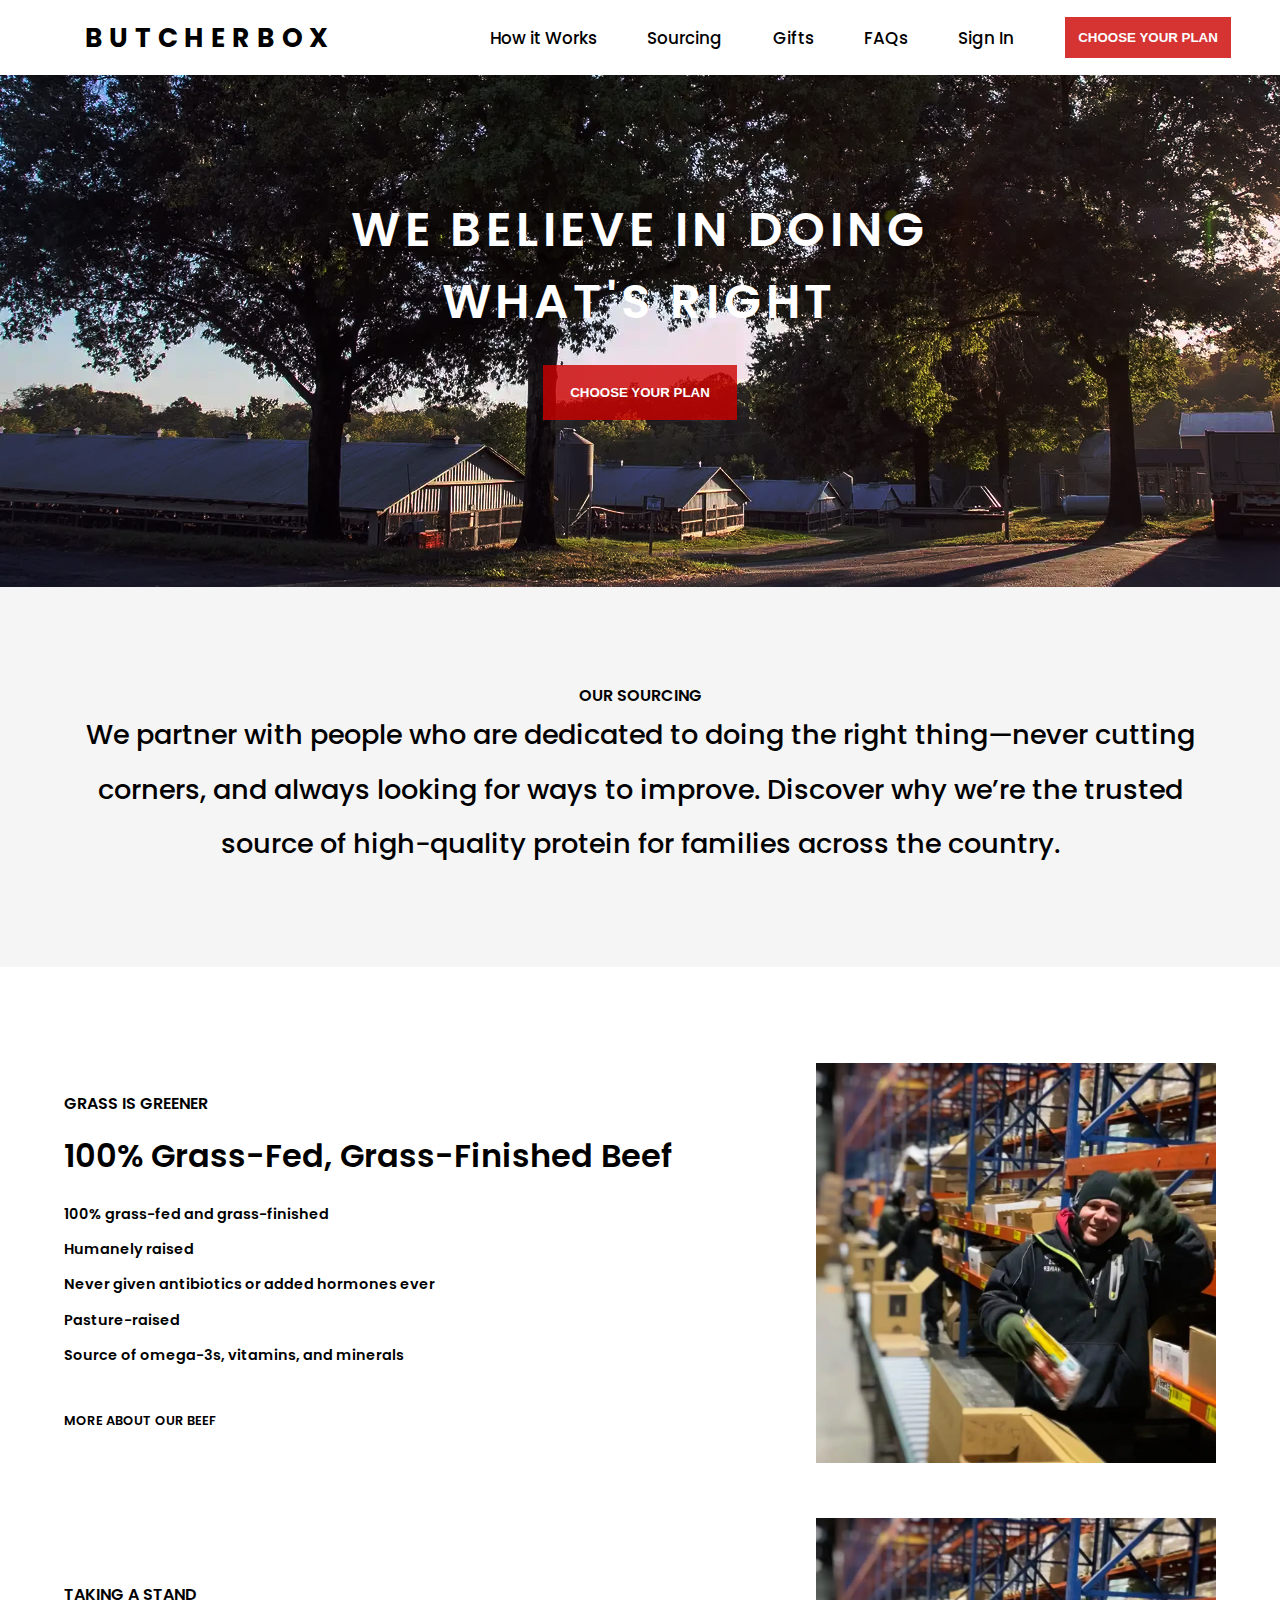
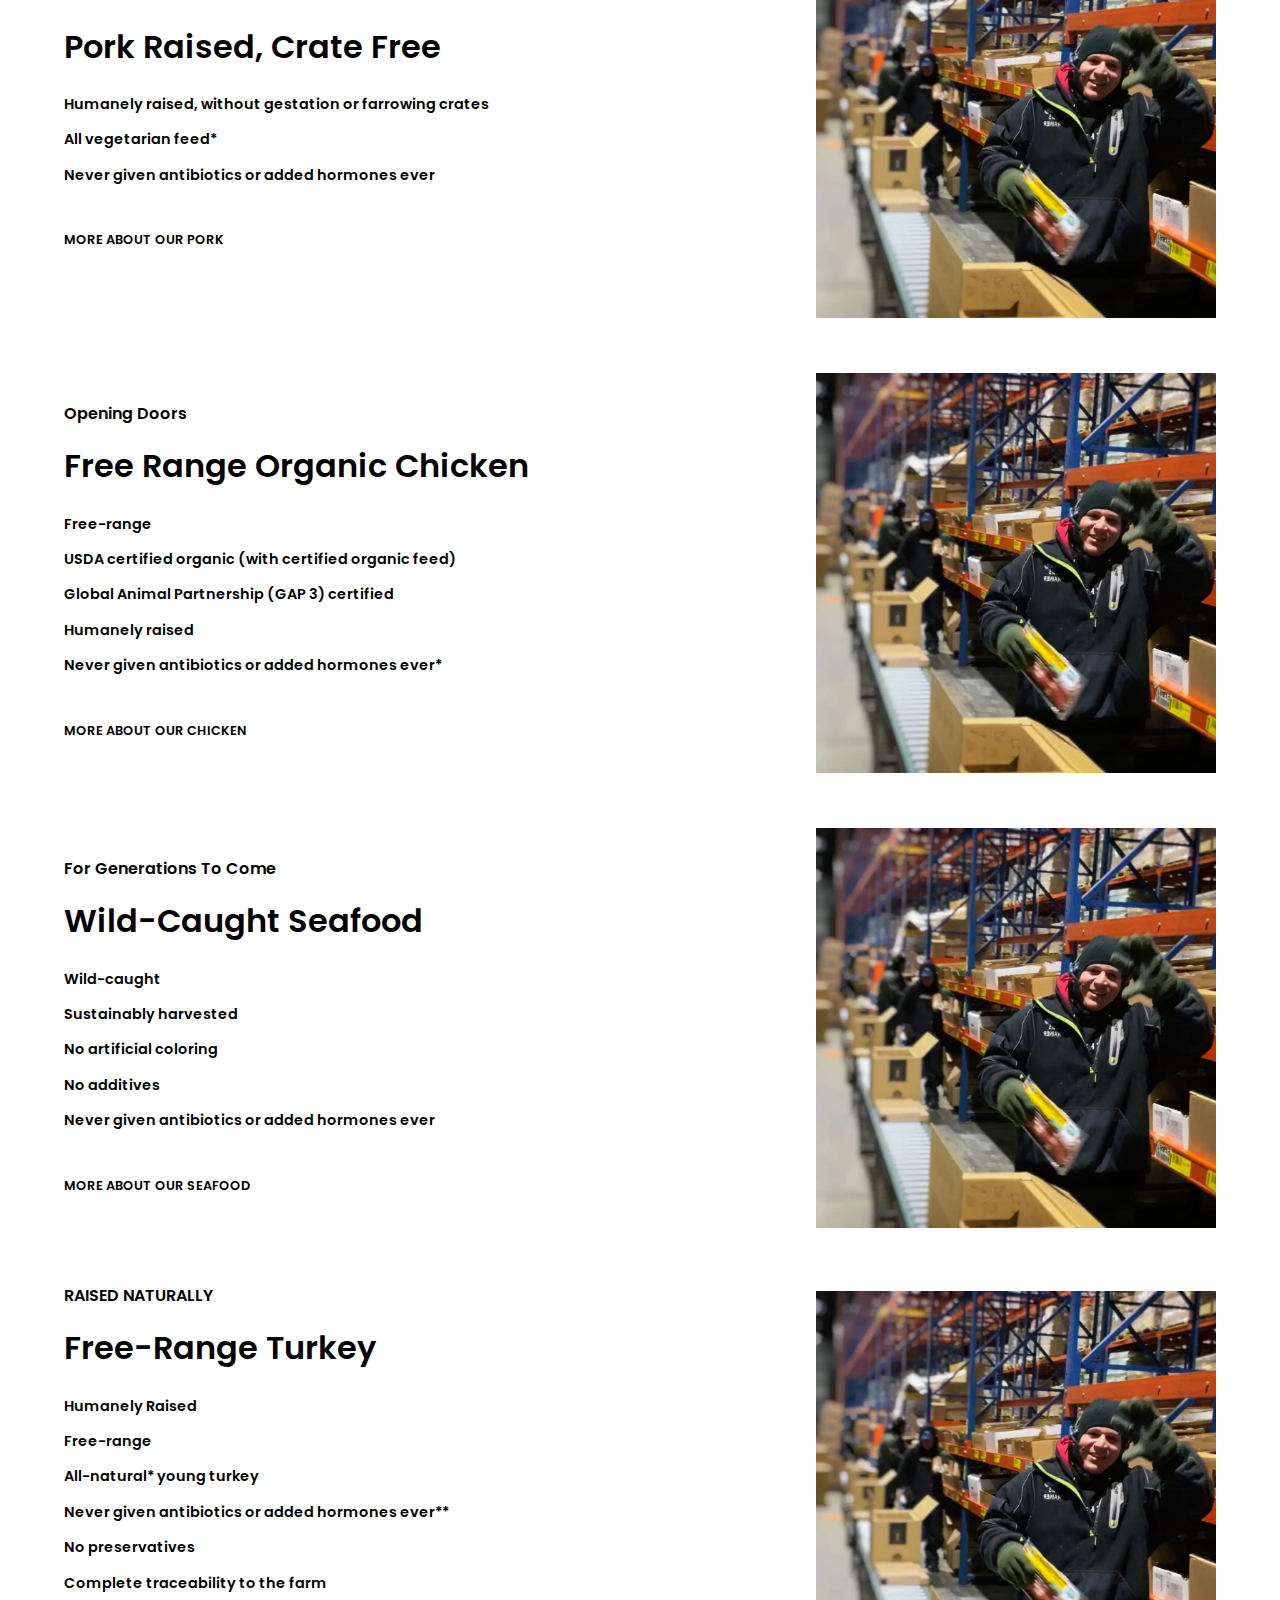
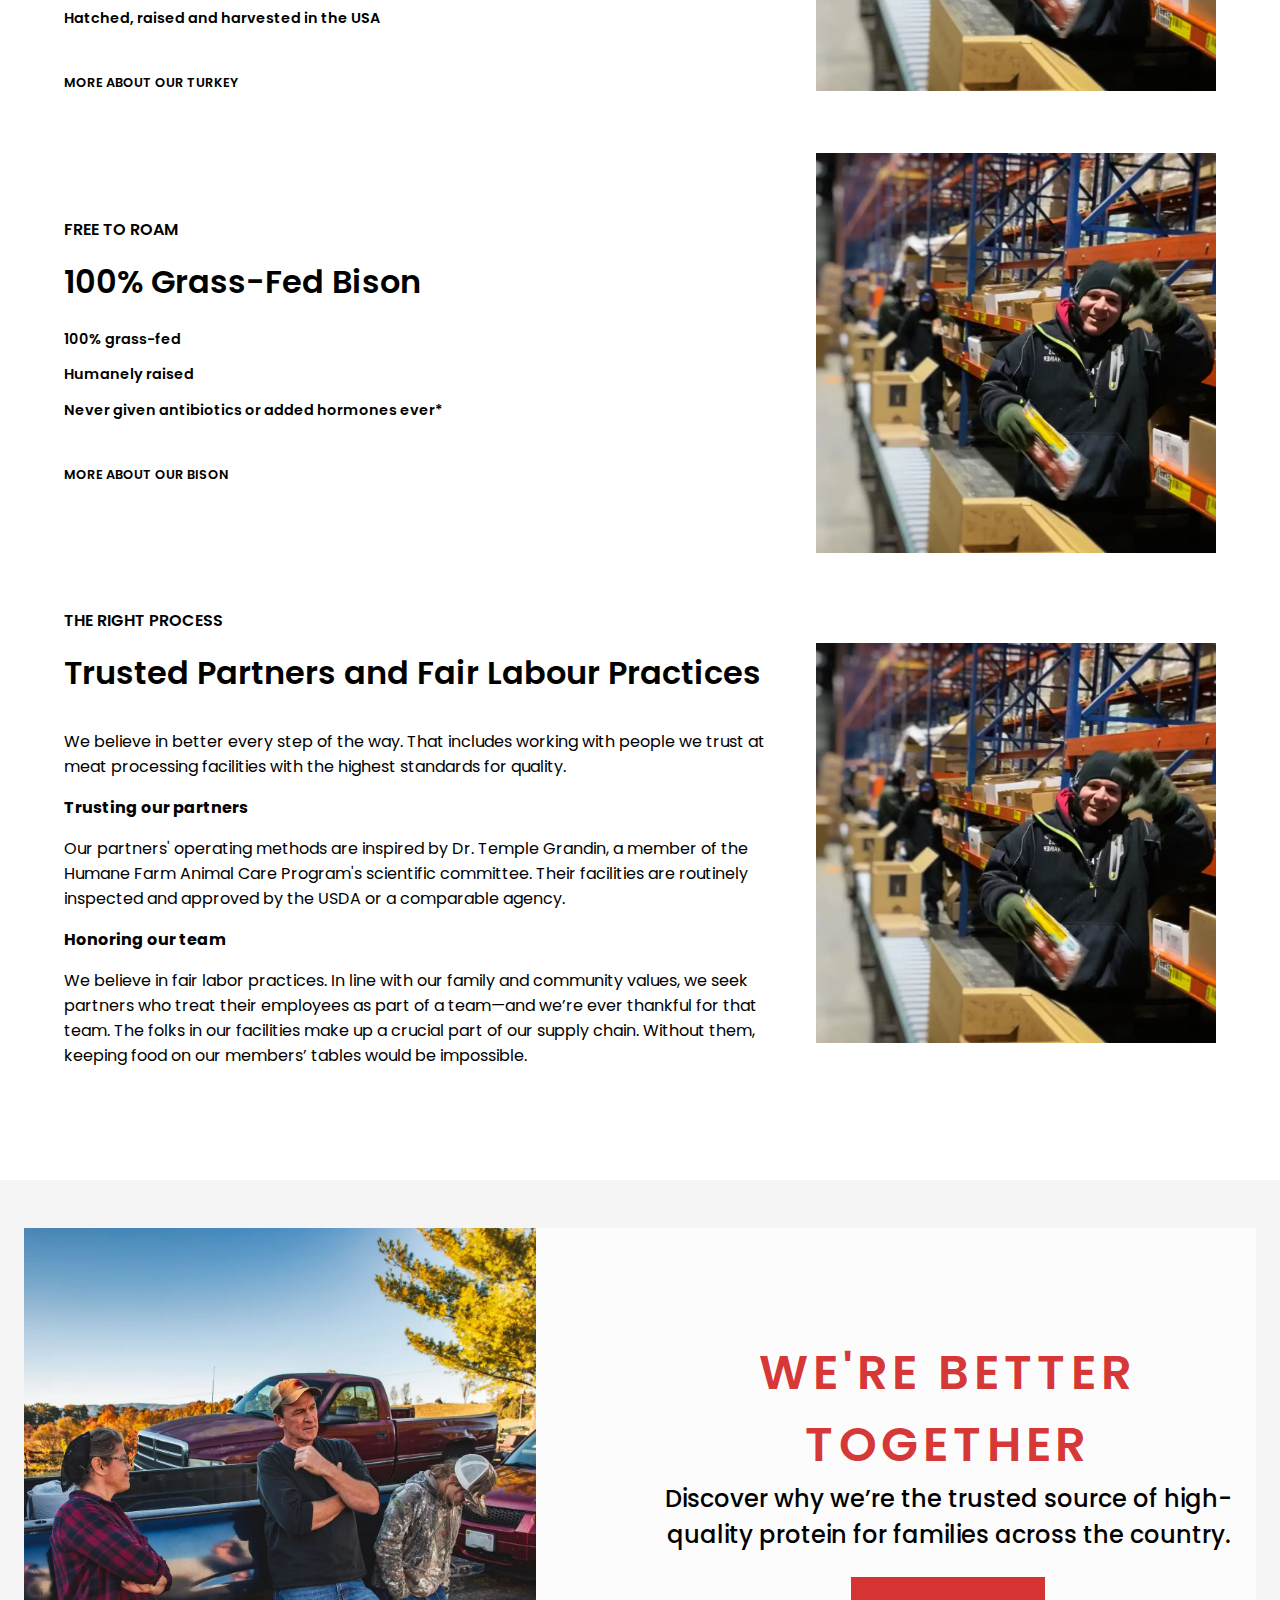
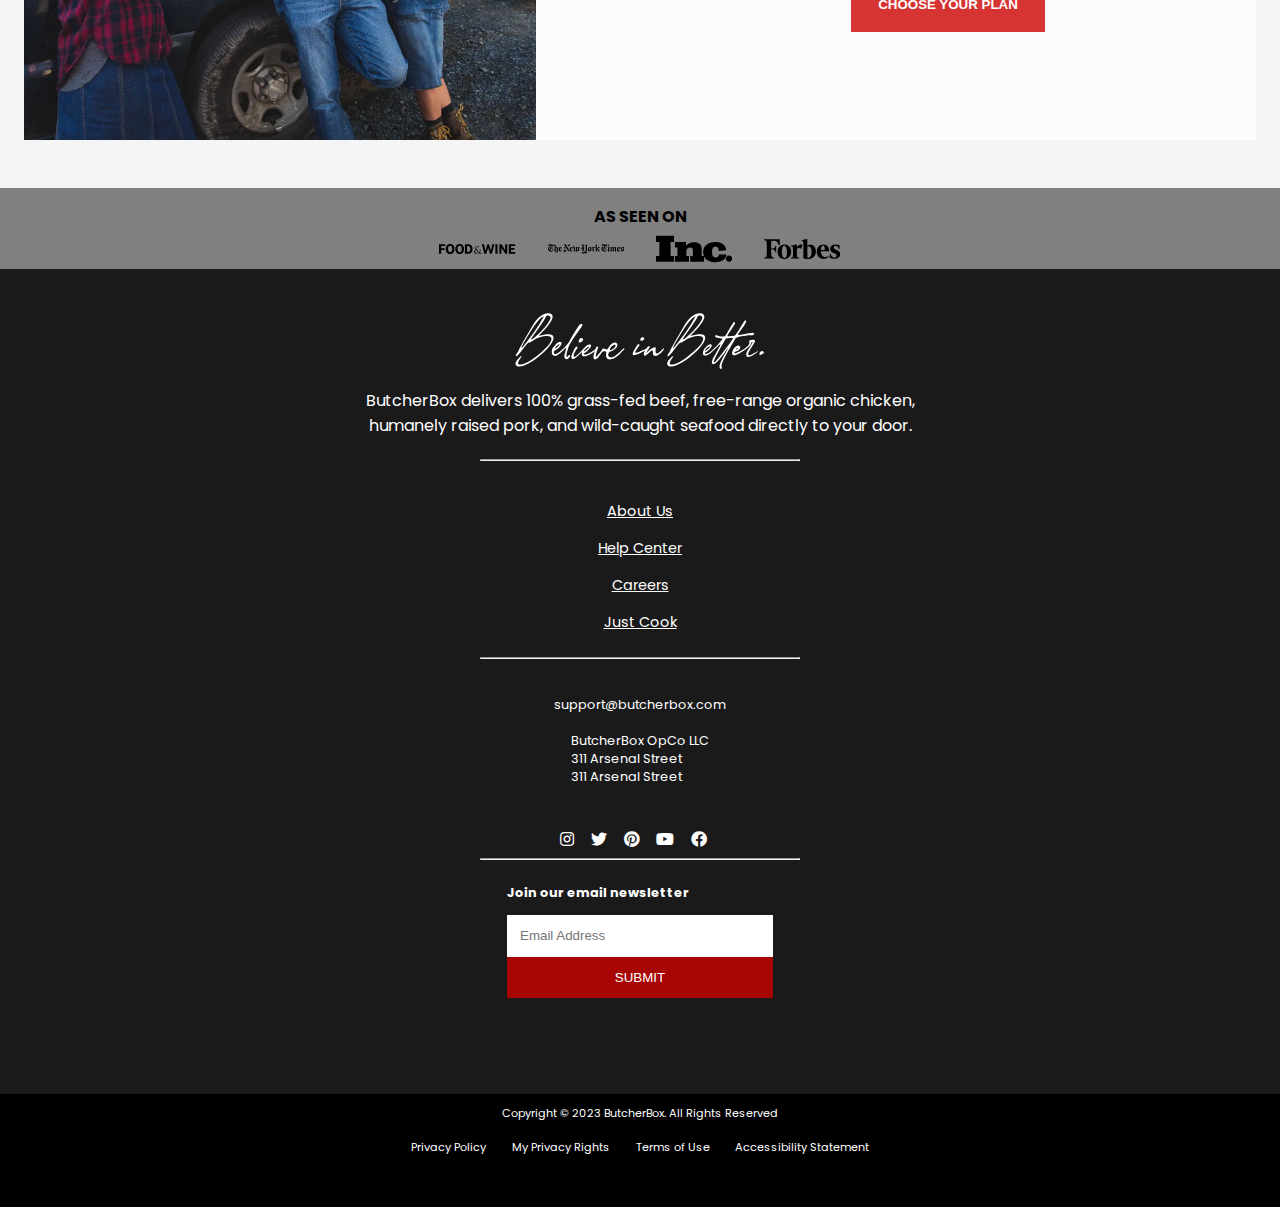
<file: source.html>
<!DOCTYPE html>
<html lang="en">

<head>
    <meta charset="UTF-8">
    <meta http-equiv="X-UA-Compatible" content="IE=edge">
    <meta name="viewport" content="width=device-width, initial-scale=1.0">
    <title>Sourcing</title>
    <link rel="stylesheet" href="./css/source.css">
    <link rel="stylesheet" href="https://cdnjs.cloudflare.com/ajax/libs/font-awesome/5.15.3/css/all.min.css">
    <link
        href="https://fonts.googleapis.com/css2?family=Poppins:ital,wght@0,100;0,200;0,300;0,400;0,500;0,600;0,700;0,800;0,900;1,100;1,200;1,300;1,400;1,500;1,600;1,700;1,900&family=Roboto:wght@100;400;900&display=swap"
        rel="stylesheet">

</head>

<body>

    <header class="nav-header">
        <div class="logo">
            <a href="index.html" class="b-logo">BUTCHERBOX</a>
        </div>

        <nav class="nav">
            <ul class="nav-ul">
                <li class="list-item"> <a href="works.html">How it Works</a> </li>
                <li class="list-item"> <a href="source.html">Sourcing</a> </li>
                <li class="list-item"> <a href="gifts.html">Gifts</a> </li>
                <li class="list-item"> <a href="faqs.html">FAQs</a> </li>
                <li class="list-item"> <a href="faqs.html">Sign In</a> </li>
                <li class="list-item"> <a href="faqs.html"> <button class="nav-button">CHOOSE YOUR PLAN</button> </a>
                </li>
            </ul>
        </nav>
    </header>

    <main>
        <section class="source-hero-section">
            <h2>WE BELIEVE IN DOING</h2>
            <h2>WHAT'S RIGHT</h2>
            <button>CHOOSE YOUR PLAN</button>
        </section>

        <section class="sourcing-text-section">
            <h6>OUR SOURCING</h6>
            <p>We partner with people who are dedicated to doing the right thing—never cutting corners, and always
                looking for ways to improve. Discover why we’re the trusted source of high-quality protein for families
                across the country.</p>
        </section>

        <section class="animal-type-section">
            <div class="cows">
                <div class="cow-text">
                    <h5>GRASS IS GREENER</h5>
                    <p class="heading">100% Grass-Fed, Grass-Finished Beef</p>
                    <ul>
                        <li> <!--fa here-->100% grass-fed and grass-finished </li>
                        <li> <!--fa here--> Humanely raised</li>
                        <li> <!--fa here-->Never given antibiotics or added hormones ever </li>
                        <li> <!--fa here-->Pasture-raised </li>
                        <li> <!--fa here-->Source of omega-3s, vitamins, and minerals </li>
                    </ul>
                    <p class="more">MORE ABOUT OUR BEEF</p>
                    <!-- do an accordion here later -->
                </div>

                <div class="cow-img">
                    <img src="/img/sourcing-warehouse-img.webp" alt="">
                </div>
            </div>

            <div class="pork">
                <div class="pork-text">
                    <h5>TAKING A STAND</h5>
                    <p class="heading">Pork Raised, Crate Free</p>
                    <ul>
                        <li> <!--fa here-->Humanely raised, without gestation or farrowing crates </li>
                        <li> <!--fa here--> All vegetarian feed*</l>
                        <li> <!--fa here-->Never given antibiotics or added hormones ever </li>

                    </ul>
                    <p class="more">MORE ABOUT OUR PORK</p>
                    <!-- do an accordion here later -->
                </div>

                <div class="pork-img">
                    <img src="/img/sourcing-warehouse-img.webp" alt="">
                </div>
            </div>

            <div class="chicken">
                <div class="chicken-text">
                    <h5>Opening Doors</h5>
                    <p class="heading">Free Range Organic Chicken</p>
                    <ul>
                        <li> <!--fa here-->Free-range </li>
                        <li> <!--fa here--> USDA certified organic (with certified organic feed)</li>
                        <li> <!--fa here-->Global Animal Partnership (GAP 3) certified </li>
                        <li> <!--fa here-->Humanely raised </li>
                        <li> <!--fa here-->Never given antibiotics or added hormones ever* </li>
                    </ul>
                    <p class="more">MORE ABOUT OUR CHICKEN</p>
                    <!-- do an accordion here later -->
                </div>

                <div class="chicken-img">
                    <img src="/img/sourcing-warehouse-img.webp" alt="">
                </div>
            </div>

            <div class="seafood">
                <div class="seafood-text">
                    <h5>For Generations To Come</h5>
                    <p class="heading">Wild-Caught Seafood</p>
                    <ul>
                        <li> <!--fa here-->Wild-caught </li>
                        <li> <!--fa here-->Sustainably harvested</li>
                        <li> <!--fa here-->No artificial coloring</li>
                        <li> <!--fa here-->No additives </li>
                        <li> <!--fa here-->Never given antibiotics or added hormones ever</li>
                    </ul>
                    <p class="more">MORE ABOUT OUR SEAFOOD</p>
                    <!-- do an accordion here later -->
                </div>

                <div class="seafood-img">
                    <img src="/img/sourcing-warehouse-img.webp" alt="">
                </div>
            </div>

            <div class="turkey">
                <div class="turkey-text">
                    <h5>RAISED NATURALLY</h5>
                    <p class="heading">Free-Range Turkey</p>
                    <ul>
                        <li> <!--fa here-->Humanely Raised </li>
                        <li> <!--fa here-->Free-range</li>
                        <li> <!--fa here-->All-natural* young turkey</li>
                        <li> <!--fa here-->Never given antibiotics or added hormones ever** </li>
                        <li> <!--fa here-->No preservatives</li>
                        <li> <!--fa here-->Complete traceability to the farm</li>
                        <li> <!--fa here-->Hatched, raised and harvested in the USA</li>
                    </ul>
                    <p class="more">MORE ABOUT OUR TURKEY</p>
                    <!-- do an accordion here later -->
                </div>

                <div class="turkey-img">
                    <img src="/img/sourcing-warehouse-img.webp" alt="">
                </div>
            </div>

            <div class="bison">
                <div class="bison-text">
                    <h5>FREE TO ROAM</h5>
                    <p class="heading">100% Grass-Fed Bison</p>
                    <ul>
                        <li> <!--fa here-->100% grass-fed </li>
                        <li> <!--fa here-->Humanely raised</li>
                        <li> <!--fa here-->Never given antibiotics or added hormones ever* </li>
                    </ul>
                    <p class="more">MORE ABOUT OUR BISON</p>
                    <!-- do an accordion here later -->
                </div>

                <div class="bison-img">
                    <img src="/img/sourcing-warehouse-img.webp" alt="">
                </div>
            </div>

            <div class="process">
                <div class="process-text">
                    <h5>THE RIGHT PROCESS</h5>
                    <p class="heading">Trusted Partners and Fair Labour Practices</p>

                    <p>We believe in better every step of the way. That includes working with people we trust at meat
                        processing facilities with the highest standards for quality.</p>

                    <h6><!--fa here--> Trusting our partners</h6>
                    <p>Our partners' operating methods are inspired by Dr. Temple Grandin, a member of the Humane Farm
                        Animal Care Program's scientific committee. Their facilities are routinely inspected and
                        approved by the USDA or a comparable agency.</p>

                    <h6><!--fa here--> Honoring our team</h6>
                    <p>We believe in fair labor practices. In line with our family and community values, we seek
                        partners who treat their employees as part of a team—and we’re ever thankful for that team. The
                        folks in our facilities make up a crucial part of our supply chain. Without them, keeping food
                        on our members’ tables would be impossible.</p>

                </div>


                <div class="process-img">
                    <img src="/img/sourcing-warehouse-img.webp" alt="">
                </div>
            </div>
        </section>

        <section class="together-section">
            <div class="together-div">

                <img src="/img/sourcing-better-together.webp" alt="" class="together-img">
                <div class="together-text">
                    <h3>WE'RE BETTER</h3>
                    <h3>TOGETHER</h3>
                    <p>Discover why we’re the trusted source of high-quality protein for families across the country.
                    </p>
                    <button>CHOOSE YOUR PLAN</button>
                </div>

            </div>
        </section>
    </main>

    <footer>
        <div class="container-one">
            <h4>AS SEEN ON</h4>
            <div>
                <svg fill="currentcolor" width="100%" height="40" focusable="false" viewBox="0 0 2120 278"
                    xmlns="http://www.w3.org/2000/svg" xml:space="preserve" class="_83tv1w0 _83tv1w5"
                    colors="[object Object]">
                    <title>Food and Wine Magazine</title>
                    <path
                        d="M1567.49 272.662H1627.48V5.31731H1567.49V272.662ZM1840.67 174.213L1738.41 5.33848H1678.85V272.662H1736.14V103.766L1841.85 272.662H1897.96V5.33848H1840.67V174.213ZM2001.15 220.988V160.842H2099.12V113.079H2001.15V57.0119H2115.76V5.33848H1941.1V272.662H2119.94V220.988H2001.15V220.988ZM1441.35 185.019L1391.66 5.33848H1345.25L1293.65 185.019L1249.69 5.33848H1191.18L1260.97 272.662H1314.21L1365.71 105.259L1418.05 272.662H1469.25L1541.06 5.33848H1483.75L1441.35 185.019ZM0.0605469 272.662H61.1795V167.633H157.638V115.959H60.0241V57.0119H174.257V5.33848H0.0605469V272.662ZM310.068 0.0616544C225.585 0.0616544 190.099 63.2346 190.099 138.979C190.099 214.787 225.585 277.938 310.068 277.938C394.592 277.938 430.079 214.787 430.079 138.979C430.079 63.2346 394.592 0.0616544 310.068 0.0616544ZM310.068 226.286C271.24 226.286 251.974 192.145 251.974 138.979C251.974 85.897 271.24 51.7142 310.068 51.7142C348.916 51.7142 368.183 85.897 368.183 138.979C368.183 192.145 348.916 226.286 310.068 226.286ZM1202.44 269.698C1194.75 269.698 1180.19 264.799 1171.41 259.544C1163.84 255.129 1151.62 247.666 1133.32 232.425C1147.22 215.796 1160.4 189.16 1160.4 167.339C1160.4 164.311 1157.88 162.44 1153.21 161.915C1137.85 160.254 1126.82 159.96 1120.29 159.96C1118.04 159.96 1115.88 160.548 1115.88 162.314L1119.15 164.311C1123.27 164.311 1129.07 165.131 1132.6 168.621C1136.74 172.321 1137.85 177.535 1137.85 181.676C1137.85 198.473 1130.84 216.574 1124.26 225.718C1117.22 219.643 1083.39 188.55 1074.09 178.123C1048.81 150.352 1029.55 130.423 1029.55 106.709C1029.55 82.1128 1047.68 73.0521 1061.71 73.0521C1075.43 73.0521 1084.93 78.8335 1090.71 85.2665C1097.16 92.4352 1098.94 101.391 1098.94 108.538C1098.94 112.638 1099.22 113.731 1100.73 113.731C1102.11 113.731 1103.08 113.205 1103.75 109.064C1104.57 104.943 1106.23 84.3203 1106.23 75.6379C1106.23 72.3374 1106.11 70.4454 1102.11 68.6164C1094.72 65.0636 1082.64 62.3096 1068.81 62.3096C1026.54 62.3096 1005.78 91.1735 1005.93 112.911C1006.06 125.293 1008.79 136.562 1019.63 151.446C1000.72 161.726 976.242 184.956 976.242 217.141C976.242 241.107 994.395 277.938 1047.8 277.938C1086.99 277.938 1107.05 257.82 1114.74 250.567C1141.68 271.632 1149.96 274.112 1175.76 274.112H1199.81C1204.08 274.112 1206.3 273.292 1206.3 271.863C1206.3 269.992 1204.94 269.698 1202.44 269.698ZM1057.32 261.961C1027.65 261.961 1003.43 238.605 1003.43 204.233C1003.43 182.244 1013.45 168.369 1025.3 160.254C1031.48 169.294 1049.04 188.971 1056.21 196.623C1063.37 204.359 1090.12 230.364 1105.79 243.567C1098.25 251.114 1080.68 261.961 1057.32 261.961V261.961ZM787.485 5.33848H721.114V272.662H787.485C878.334 272.662 934.137 233.959 934.137 138.979C934.137 44.02 878.334 5.33848 787.485 5.33848ZM794.124 220.988H781.077V57.0119H794.124C849.15 57.0119 873.375 77.7612 873.375 138.979C873.375 200.239 849.15 220.988 794.124 220.988ZM575.197 0.0616544C490.694 0.0616544 455.186 63.2346 455.186 138.979C455.186 214.787 490.694 277.938 575.197 277.938C659.722 277.938 695.187 214.787 695.187 138.979C695.187 63.2346 659.722 0.0616544 575.197 0.0616544ZM575.197 226.286C536.37 226.286 517.124 192.145 517.124 138.979C517.124 85.897 536.37 51.7142 575.197 51.7142C614.045 51.7142 633.311 85.897 633.311 138.979C633.311 192.145 614.045 226.286 575.197 226.286Z">
                    </path>
                </svg>

                <svg fill="currentcolor" focusable="false" viewBox="0 0 1017 134" xmlns="http://www.w3.org/2000/svg"
                    xml:space="preserve" class="_83tv1w0 _83tv1w5" colors="[object Object]">
                    <title>New York Times</title>
                    <path
                        d="M76.1611 14.0075C76.1611 2.96752 65.6751 0.20752 57.3968 0.20752V1.86352C62.3638 1.86352 66.227 3.51952 66.227 7.38352C66.227 9.59152 64.5714 12.9035 59.6043 12.9035C55.7411 12.9035 47.4627 10.6955 41.3919 8.48752C34.2173 5.72752 27.5946 3.51952 22.0757 3.51952C11.0378 3.51952 3.31135 11.7995 3.31135 21.1835C3.31135 29.4635 9.38216 32.2235 11.5897 33.3275L12.1416 32.2235C11.0378 31.1195 9.38216 30.0155 9.38216 26.7035C9.38216 24.4955 11.5897 20.6315 17.1086 20.6315C22.0757 20.6315 28.6984 22.8395 37.5287 25.5995C45.2551 27.8075 53.5335 29.4635 57.9486 30.0155V47.1275L49.6703 54.3035V54.8555L57.9486 62.0315V85.7675C53.5335 88.5275 48.5665 89.0795 44.1514 89.0795C35.873 89.0795 28.6984 86.8715 22.6276 80.2475L45.2551 69.2075V31.1195L17.6605 43.2635C19.8681 36.0875 25.9389 31.1195 32.0097 27.8075L31.4578 26.1515C14.9011 30.5675 0 46.0235 0 64.7915C0 86.8715 18.2124 103.432 38.6324 103.432C60.7081 103.432 75.0573 85.7675 75.0573 67.5515H73.9535C70.6422 74.7275 65.6751 81.3515 59.6043 84.6635V62.0315L68.4346 54.8555V54.3035L59.6043 47.1275V30.0155C67.8827 30.0155 76.1611 24.4955 76.1611 14.0075ZM28.1465 74.7275L21.5238 78.0395C17.6605 73.0715 15.453 66.4475 15.453 57.0635C15.453 53.1995 15.453 48.7835 16.5568 45.4715L28.1465 40.5035V74.7275V74.7275ZM86.647 87.4235L79.4724 92.9435L80.5762 94.0475L83.8876 91.2875L96.0292 102.328L112.586 91.2875L112.034 90.1835L107.619 92.9435L102.1 87.4235V49.8875L106.515 46.5755L115.897 54.3035V87.9755C115.897 108.952 111.482 112.264 102.1 115.576V117.232C117.553 117.784 131.902 112.816 131.902 85.7675V49.3355L136.869 45.4715L135.765 44.3675L131.35 47.6795L117.553 36.0875L102.1 47.6795V2.41552H100.996L81.68 15.6635V16.7675C83.8876 17.8715 87.1989 18.9755 87.1989 25.0475L86.647 87.4235V87.4235ZM187.643 81.3515L173.846 91.8395L160.049 80.7995V74.1755L185.988 56.5115V55.9595L172.742 36.0875L144.044 51.5435V87.9755L138.525 92.3915L139.629 93.4955L144.596 89.6315L163.36 103.432L188.195 83.5595L187.643 81.3515V81.3515ZM160.049 71.9675V44.9195L161.152 44.3675L173.294 63.6875L160.049 71.9675ZM293.055 9.03952C293.055 7.38352 292.503 5.72752 291.951 4.07152H290.847C289.191 8.48752 286.984 10.6955 281.465 10.6955C276.498 10.6955 273.186 7.93552 270.979 5.72752L254.974 23.9435L256.078 25.0475L261.597 20.0795C264.908 22.8395 267.668 25.0475 275.394 25.5995V71.4155L242.832 15.6635C240.073 11.2475 236.21 5.17552 228.483 5.17552C219.653 5.17552 211.926 12.9035 213.03 25.0475H214.686C215.238 21.7355 216.894 17.8715 220.757 17.8715C223.516 17.8715 226.276 20.6315 227.931 23.3915V41.6075C217.997 41.6075 211.375 46.0235 211.375 54.3035C211.375 58.7195 213.582 65.3435 220.205 66.9995V65.8955C219.101 64.7915 218.549 63.6875 218.549 62.0315C218.549 59.2715 220.757 57.0635 224.62 57.0635H227.379V80.2475C215.79 80.2475 206.408 86.8715 206.408 97.9115C206.408 108.4 215.238 113.368 225.172 112.816V111.712C219.101 111.16 216.342 108.4 216.342 104.536C216.342 99.5675 219.653 97.3595 224.068 97.3595C228.483 97.3595 232.346 100.12 235.106 103.432L251.111 85.7675L250.007 84.6635L246.144 89.0795C240.073 83.5595 236.762 81.9035 229.587 80.7995V25.5995L273.738 102.88H277.05V25.5995C285.328 25.0475 293.055 18.4235 293.055 9.03952V9.03952ZM333.343 81.3515L319.545 91.8395L305.748 80.7995V74.1755L331.687 56.5115V55.9595L318.442 36.0875L289.743 51.5435V87.9755L284.224 92.3915L285.328 93.4955L290.295 89.6315L309.059 103.432L333.895 83.5595L333.343 81.3515V81.3515ZM305.748 71.9675V44.9195L306.852 44.3675L318.994 63.6875L305.748 71.9675V71.9675ZM423.301 42.1595L419.438 44.9195L408.952 36.0875L396.81 47.1275L401.777 52.0955V93.4955L388.532 85.2155V50.9915L392.947 48.2315L380.254 36.0875L368.112 47.1275L373.079 52.0955V91.8395L371.423 92.9435L359.834 84.6635V51.5435C359.834 43.8155 355.97 41.6075 351.555 38.8475C347.692 36.0875 345.484 34.4315 345.484 30.5675C345.484 27.2555 348.796 25.5995 350.451 24.4955V23.3915C346.036 23.3915 334.446 27.8075 334.446 38.2955C334.446 43.8155 337.206 46.0235 339.965 48.7835C342.725 51.5435 345.484 53.7515 345.484 58.7195V90.7355L339.414 95.1515L340.517 96.2555L346.036 91.8395L358.73 102.88L372.527 93.4955L387.98 102.88L417.23 85.7675V48.7835L424.405 43.2635L423.301 42.1595V42.1595ZM525.953 11.7995L520.434 16.7675L508.292 5.72752L490.08 18.9755V6.83152H488.424L488.976 96.2555C487.321 96.2555 482.354 95.1515 478.49 94.0475L477.386 19.5275C477.386 14.0075 473.523 6.27952 463.589 6.27952C453.655 6.27952 447.032 14.0075 447.032 21.7355H448.688C449.24 18.4235 450.896 15.6635 454.207 15.6635C457.518 15.6635 460.278 17.8715 460.278 25.0475V46.5755C450.344 47.1275 444.273 52.6475 444.273 59.8235C444.273 64.2395 446.481 70.8635 453.103 70.8635V69.7595C450.896 68.6555 450.344 66.9995 450.344 65.8955C450.344 62.5835 453.103 61.4795 457.518 61.4795H459.726V95.7035C451.448 98.4635 448.136 104.536 448.136 111.16C448.136 120.544 455.311 127.168 466.349 127.168C474.075 127.168 480.698 126.064 487.321 124.408C492.839 123.304 500.014 121.648 503.325 121.648C507.741 121.648 509.396 123.856 509.396 126.616C509.396 130.48 507.741 132.136 505.533 132.688V133.792C514.363 132.136 519.882 126.616 519.882 118.336C519.882 110.056 511.604 105.088 502.774 105.088C498.358 105.088 488.976 106.744 482.354 107.848C474.627 109.504 466.901 110.608 464.693 110.608C460.83 110.608 456.415 108.952 456.415 103.432C456.415 99.0155 460.278 95.1515 469.66 95.1515C474.627 95.1515 480.698 95.7035 486.769 97.3595C493.391 99.0155 499.462 100.672 504.981 100.672C513.259 100.672 520.434 97.9115 520.434 86.3195V18.4235L527.057 12.9035L525.953 11.7995V11.7995ZM503.325 45.4715C501.67 47.1275 499.462 48.7835 496.703 48.7835C493.943 48.7835 491.184 47.1275 490.08 45.4715V21.1835L495.599 17.3195L503.325 24.4955V45.4715ZM503.325 62.0315C502.222 60.9275 499.462 59.2715 496.703 59.2715C493.943 59.2715 491.184 60.9275 490.08 62.0315V47.6795C491.184 48.7835 493.943 50.4395 496.703 50.4395C499.462 50.4395 502.222 48.7835 503.325 47.6795V62.0315ZM503.325 87.9755C503.325 92.3915 500.566 96.8075 494.495 96.8075H490.08V64.2395C491.184 63.1355 493.943 61.4795 496.703 61.4795C499.462 61.4795 501.67 63.1355 503.325 64.2395V87.9755V87.9755ZM578.935 48.7835L561.274 36.0875L534.231 51.5435V87.4235L528.712 91.8395L529.264 92.9435L533.679 89.6315L551.34 102.88L578.935 86.3195V48.7835V48.7835ZM549.132 83.5595V43.8155L562.93 53.7515V92.9435L549.132 83.5595V83.5595ZM631.364 37.1915H630.261C628.605 38.2955 626.949 39.3995 625.294 39.3995C623.086 39.3995 620.326 38.2955 619.223 36.6395H618.119L608.737 47.1275L599.355 36.6395L582.798 47.6795L583.35 48.7835L587.765 46.0235L593.284 52.0955V86.8715L586.109 92.3915L587.213 93.4955L590.524 90.7355L603.77 101.776L620.878 90.1835L620.327 89.0795L615.359 91.8395L608.737 86.3195V47.6795C611.496 50.4395 614.808 53.1995 618.671 53.1995C626.397 53.7515 630.812 46.0235 631.364 37.1915V37.1915ZM697.591 90.1835L678.827 102.88L653.44 64.2395L671.652 36.0875H672.756C674.964 38.2955 678.275 40.5035 682.138 40.5035C686.002 40.5035 688.761 38.2955 690.417 36.0875H691.521C690.969 47.1275 683.242 53.7515 677.723 53.7515C672.204 53.7515 669.445 50.9915 666.134 49.3355L664.478 52.0955L692.072 92.9435L697.591 89.6315V90.1835V90.1835ZM636.883 87.4235L629.709 92.9435L630.812 94.0475L634.124 91.2875L646.265 102.328L662.822 91.2875L661.718 90.1835L657.303 92.9435L651.784 87.4235V2.41552H651.232L631.364 15.6635V16.7675C633.572 17.8715 636.883 18.4235 636.883 25.0475V87.4235V87.4235ZM789.205 14.0075C789.205 2.96752 778.72 0.20752 770.441 0.20752V1.86352C775.408 1.86352 779.271 3.51952 779.271 7.38352C779.271 9.59152 777.616 12.9035 772.649 12.9035C768.785 12.9035 760.507 10.6955 754.436 8.48752C747.262 6.27952 740.639 4.07152 735.12 4.07152C724.082 4.07152 716.356 12.3515 716.356 21.7355C716.356 30.0155 722.427 32.7755 724.634 33.8795L725.186 32.7755C723.53 31.6715 721.875 30.5675 721.875 27.2555C721.875 25.0475 724.082 21.1835 729.601 21.1835C734.568 21.1835 741.191 23.3915 750.021 26.1515C757.748 28.3595 766.026 30.0155 770.441 30.5675V47.6795L762.163 54.8555V55.4075L770.441 62.5835V86.3195C766.026 89.0795 761.059 89.6315 756.644 89.6315C748.365 89.6315 741.191 87.4235 735.12 80.7995L757.748 69.7595V31.1195L730.153 43.2635C732.912 36.0875 738.983 31.1195 744.502 27.2555L743.95 26.1515C727.394 30.5675 712.492 45.4715 712.492 64.2395C712.492 86.3195 730.705 102.88 751.125 102.88C773.201 102.88 787.55 85.2155 787.55 66.9995H786.446C783.135 74.1755 778.168 80.7995 772.097 84.1115V61.4795L780.927 54.3035V53.7515L772.649 46.5755V30.0155C780.927 30.0155 789.205 24.4955 789.205 14.0075V14.0075ZM741.191 74.7275L734.568 78.0395C730.705 73.0715 728.497 66.4475 728.497 57.0635C728.497 53.1995 729.049 48.7835 730.153 45.4715L741.743 40.5035L741.191 74.7275V74.7275ZM808.522 8.48752H807.97L796.932 17.8715V18.4235L806.314 28.9115H807.418L818.456 19.5275V18.9755L808.522 8.48752V8.48752ZM825.078 90.1835L820.663 92.9435L815.144 87.4235V49.3355L820.663 45.4715L819.559 44.3675L815.696 47.6795L805.762 36.0875L789.757 47.1275L790.861 48.7835L794.724 46.0235L799.691 52.0955V87.9755L792.517 93.4955L793.069 94.5995L796.932 91.8395L809.074 102.88L825.63 91.8395L825.078 90.1835V90.1835ZM917.244 89.6315L913.381 92.3915L907.31 86.8715V49.3355L912.829 44.9195L911.725 43.8155L907.31 47.6795L894.617 36.0875L878.06 47.6795L865.367 36.0875L849.914 47.6795L839.979 36.0875L823.975 47.1275L824.526 48.7835L828.39 46.0235L833.909 52.0955V87.9755L829.494 92.3915L842.187 102.88L854.329 91.8395L849.362 86.8715V49.3355L854.329 46.0235L862.607 53.7515V86.8715L858.192 91.2875L870.885 101.776L883.027 90.7355L878.06 85.7675V49.3355L882.475 46.5755L891.305 54.3035V87.4235L887.442 91.2875L900.136 102.88L917.244 91.2875V89.6315V89.6315ZM965.259 81.3515L951.462 91.8395L937.664 80.7995V74.1755L963.603 56.5115V55.9595L950.358 36.0875L921.659 51.5435V89.0795L940.976 102.88L965.811 83.0075L965.259 81.3515V81.3515ZM937.664 71.9675V44.9195L938.768 44.3675L950.91 63.6875L937.664 71.9675V71.9675ZM1015.48 66.9995L1005 58.7195C1012.17 52.6475 1014.93 44.3675 1014.93 38.8475V35.5355H1013.83C1012.72 38.2955 1010.51 41.0555 1006.1 41.0555C1001.68 41.0555 998.924 38.8475 996.165 35.5355L971.33 49.3355V69.2075L980.712 76.3835C971.33 84.6635 969.674 90.1835 969.674 94.5995C969.674 100.12 972.434 103.984 976.849 105.64L977.401 104.536C976.297 103.432 975.193 102.88 975.193 100.12C975.193 98.4635 977.401 95.7035 981.816 95.7035C987.335 95.7035 990.646 99.5675 992.302 101.224L1016.03 86.8715V66.9995H1015.48V66.9995ZM1009.41 50.4395C1005.55 57.0635 997.269 63.6875 992.302 66.9995L986.231 62.0315V42.7115C988.438 48.2315 994.509 52.6475 1000.58 52.6475C1004.44 52.6475 1006.65 52.0955 1009.41 50.4395V50.4395ZM1000.03 94.5995C997.269 88.5275 990.646 84.1115 984.023 84.1115C982.368 84.1115 977.952 84.1115 973.537 86.8715C976.297 82.4555 983.471 74.7275 992.853 69.2075L999.476 74.7275L1000.03 94.5995V94.5995Z">
                    </path>
                </svg>

                <svg fill="currentcolor" focusable="false" viewBox="0 0  1523 526" xmlns="http://www.w3.org/2000/svg"
                    xml:space="preserve" class="_83tv1w0 _83tv1w5" colors="[object Object]">
                    <title>Inc Magazine</title>
                    <path d="M0 121.118H67.1504V404.189H0V516.311H359.29V404.189H291.447V121.118H359.29V0H0V121.118Z">
                    </path>
                    <path
                        d="M912.416 404.19V255.387C912.416 160.569 843.189 125.964 757.347 125.964C696.427 125.964 650.045 142.574 609.893 188.945C607.124 192.406 603.662 196.558 599.509 200.019V121.811H377.981V234.624H428.517V404.19H377.981V517.003H659.044V404.19H605.739V306.603C605.739 265.077 636.891 234.624 678.428 234.624C710.965 234.624 736.579 250.543 736.579 285.84V403.498H684.658V516.311H959.491V405.574C959.491 404.882 958.798 404.19 958.798 403.498H912.416V404.19Z">
                    </path>
                    <path
                        d="M1406.7 370.969H1260.63H1255.78C1255.78 412.495 1225.32 431.874 1191.4 431.874C1126.33 431.874 1120.79 377.198 1120.79 325.29V323.906C1120.79 271.998 1125.64 217.321 1191.4 217.321C1242.63 217.321 1251.63 261.616 1253.01 303.835L1404.62 287.224C1388.7 132.885 1236.4 123.195 1198.32 123.195C1192.79 123.195 1190.02 123.195 1190.02 123.195C1064.72 123.195 941.491 184.792 941.491 324.598C941.491 354.358 947.029 380.658 957.413 403.498H958.105V405.574C995.488 488.627 1092.41 526 1190.02 526C1269.63 526 1381.08 506.621 1406.01 384.119L1406.7 370.969Z">
                    </path>
                    <path
                        d="M1458.62 518.387C1493.79 518.387 1522.31 489.879 1522.31 454.713C1522.31 419.547 1493.79 391.04 1458.62 391.04C1423.44 391.04 1394.93 419.547 1394.93 454.713C1394.93 489.879 1423.44 518.387 1458.62 518.387Z">
                    </path>
                </svg>

                <svg fill="currentcolor" focusable="false" viewBox="0 0 959 251" xmlns="http://www.w3.org/2000/svg"
                    xml:space="preserve" class="_83tv1w0 _83tv1w5" colors="[object Object]">
                    <title>Forbes Magazine</title>
                    <path
                        d="M92.5103 23.3874H113.496C126.277 21.5039 139.329 23.1599 151.235 28.1753C166.171 37.1649 177.005 51.6371 181.425 68.5048C184.555 77.3441 184.555 77.3441 192.103 74.2135H197.993V4.23551H0.465748V16.5737H8.56567C12.0855 16.5493 15.5662 17.3141 18.7518 18.8119C21.9375 20.3097 24.7472 22.5024 26.9746 25.2289C34.5222 37.383 35.8109 51.0103 35.8109 121.909C35.8109 197.227 34.1541 215.643 26.9746 225.034C25.2022 227.449 22.9074 229.432 20.2617 230.835C17.616 232.238 14.6876 233.025 11.6952 233.137C0.465748 235.163 0.465748 234.979 0.465748 239.951C-0.155249 241.613 -0.155249 243.444 0.465748 245.107H125.094C125.919 243.481 126.349 241.683 126.349 239.859C126.349 238.035 125.919 236.237 125.094 234.61C122.076 233.77 118.999 233.155 115.89 232.769C112.526 232.369 109.201 231.691 105.949 230.743C101.292 227.342 97.6023 222.784 95.2455 217.52C92.8887 212.255 91.9459 206.467 92.5103 200.726C90.6694 188.572 89.749 166.29 89.749 147.875V133.326H97.1126C106.287 133.046 115.456 134.037 124.358 136.273C128.623 138.909 132.253 142.455 134.99 146.657C137.726 150.859 139.502 155.613 140.189 160.581L141.846 166.29H153.076V84.7102H142.767L141.11 92.6288C140.413 97.7089 138.534 102.555 135.625 106.776C132.715 110.998 128.856 114.478 124.358 116.937C120.001 118.234 115.412 118.548 110.919 117.858H89.749V97.9692C89.749 77.3441 90.8535 33.8841 91.5899 27.0704L92.5103 23.3874ZM954.048 169.42C945.346 155.41 931.774 145.113 915.941 140.508C903.803 136.713 892.584 130.443 882.989 122.093C880.83 120.004 879.215 117.419 878.285 114.562C877.354 111.705 877.136 108.664 877.651 105.704C877.665 99.8971 879.982 94.3335 884.094 90.2348C886.88 87.3152 890.407 85.2077 894.298 84.1373C898.189 83.067 902.297 83.0741 906.184 84.1577C914.232 86.4521 921.51 90.8813 927.246 96.9761C932.982 103.071 936.963 110.604 938.768 118.778C941.714 127.065 942.082 127.065 947.42 124.855L950.734 123.566V77.7124L948.341 76.6075C930.217 70.24 910.993 67.609 891.825 68.8731C875.319 69.2914 859.564 75.8585 847.644 87.2883C842.238 92.3505 838.004 98.5335 835.237 105.404C832.471 112.275 831.239 119.668 831.628 127.065C831.732 138.375 836.22 149.202 844.146 157.266C852.906 165.885 863.655 172.21 875.442 175.682C903.975 186.915 912.259 194.097 912.259 207.172C912.382 212.685 910.626 218.077 907.281 222.461C903.936 226.844 899.2 229.96 893.85 231.296C887.423 232.708 880.765 232.708 874.337 231.296C865.921 228.028 858.407 222.798 852.419 216.039C846.432 209.281 842.144 201.19 839.912 192.439L837.519 186.547H834.206C832.622 186.664 831.068 187.037 829.603 187.651H827.762V239.951H830.892C843.329 244.09 856.161 246.928 869.182 248.422H887.591C895.575 249.008 903.6 248.261 911.339 246.212C921.163 244.398 930.342 240.045 937.964 233.584C945.585 227.122 951.384 218.779 954.784 209.382C956.981 204.133 958.107 198.498 958.098 192.808C958.823 184.792 957.426 176.725 954.048 169.42V169.42ZM780.636 74.2135C769.604 69.5804 757.718 67.3329 745.758 67.6186C733.797 67.9042 722.032 70.7165 711.234 75.8709C701.084 80.8372 692.089 87.8772 684.828 96.5367C677.566 105.196 672.201 115.282 669.078 126.145C665.096 137.994 663.409 150.494 664.107 162.975C663.975 169.766 664.53 176.553 665.764 183.232C668.737 199.655 676.663 214.774 688.476 226.559C700.29 238.344 715.427 246.23 731.852 249.158C742.548 250.507 753.371 250.507 764.068 249.158C775.167 247.202 785.79 243.139 795.363 237.189C803.281 232.748 809.984 226.423 814.876 218.773C814.562 217.573 814.009 216.449 813.25 215.468C812.491 214.487 811.541 213.669 810.458 213.065C808.357 213.826 806.374 214.88 804.567 216.195C795.411 222.232 784.599 225.258 773.64 224.85C766.367 225.342 759.075 224.209 752.293 221.534C745.511 218.858 739.409 214.707 734.429 209.382C730.577 205.802 727.397 201.561 725.041 196.859C719.32 185.411 716.238 172.826 716.02 160.029V152.847H818.006V149.164C818.231 145.484 818.231 141.794 818.006 138.114C817.969 125.111 814.492 112.35 807.929 101.126C801.365 89.9029 791.948 80.6174 780.636 74.2135V74.2135ZM729.275 137.93H716.388V127.065C720.623 99.2583 731.116 82.6845 744.002 82.6845C756.888 82.6845 762.411 99.0741 764.804 129.091V137.562H753.759L729.275 137.93ZM464.555 68.1365C458.194 67.8897 451.87 69.2181 446.146 72.0037C433.704 78.0481 423.654 88.101 417.612 100.547L415.219 104.967V68.1365H414.298C412.089 68.1365 343.976 81.7638 341.767 82.6845C339.558 83.6053 340.294 83.7894 340.294 87.1042C340.294 90.4189 340.294 90.9714 341.767 91.1555L348.947 92.6288C350.957 92.6781 352.931 93.1846 354.717 94.1099C356.503 95.0351 358.055 96.3549 359.256 97.9692C363.858 104.046 364.778 114.727 364.778 160.213C365.688 180.69 364.825 201.207 362.201 221.536C361.583 224.601 360.029 227.399 357.754 229.543C355.479 231.687 352.594 233.071 349.499 233.505L343.24 234.795H340.847V239.951C340.179 241.668 340.179 243.574 340.847 245.291H443.752V239.951C444.109 238.189 444.109 236.373 443.752 234.61C437.557 234.369 431.395 233.568 425.344 232.216C422.048 230.492 419.352 227.81 417.61 224.522C415.869 221.235 415.163 217.497 415.587 213.801C414.114 203.12 413.378 171.814 413.746 147.875C414.114 123.935 413.746 122.461 415.771 120.804C421.931 116.079 429.554 113.668 437.309 113.99C444.62 114.15 451.798 115.976 458.296 119.331C460.548 120.582 462.965 121.512 465.475 122.093C465.475 122.093 483.884 77.5283 483.884 75.5026C481.528 72.7641 478.527 70.6565 475.152 69.3703C471.777 68.0842 468.135 67.6601 464.555 68.1365V68.1365ZM340.478 145.481C339.836 132.321 336.059 119.506 329.463 108.102C322.866 96.6986 313.641 87.037 302.556 79.9222C289.383 72.813 274.726 68.8931 259.764 68.4773C244.801 68.0615 229.95 71.1615 216.402 77.5282C197.248 87.6323 182.785 104.808 176.087 125.408C169.168 148.471 169.168 173.059 176.087 196.123C179.714 208.727 186.493 220.199 195.784 229.454C207.356 240.749 222.277 247.986 238.309 250.079C248.6 250.94 258.945 250.94 269.236 250.079C273.023 249.503 276.773 248.703 280.465 247.685C295.45 243.492 308.93 235.117 319.33 223.54C329.73 211.962 336.618 197.662 339.19 182.311C341.028 170.124 341.46 157.766 340.478 145.481V145.481ZM263.897 237.557C245.488 243.081 231.682 225.219 227.08 187.651C225.389 167.983 225.389 148.207 227.08 128.539C230.761 98.3375 240.15 83.0528 254.693 83.0528C257.627 82.8709 260.562 83.3946 263.252 84.58C265.943 85.7654 268.31 87.5781 270.156 89.8665C282.49 102.205 288.565 126.697 288.565 163.528C290.097 184.371 286.822 205.289 278.993 224.666C275.536 230.318 270.187 234.559 263.897 236.636V237.557V237.557ZM595.258 71.8195C590.063 71.1509 584.805 71.1509 579.61 71.8195C569.639 71.811 559.783 73.9463 550.708 78.0807L545.002 80.4747V40.5136C545.999 27.0275 545.999 13.4861 545.002 0C542.792 0 472.47 13.4431 471.366 13.9956C470.823 15.3552 470.823 16.8715 471.366 18.2311C471.366 22.0983 471.366 21.9142 479.65 23.7557C481.976 24.2775 484.21 25.1466 486.277 26.3338C489.87 29.7141 492.262 34.1757 493.088 39.0403C495.184 53.0548 495.863 67.2449 495.113 81.3955V243.081L500.084 244.186C507.447 245.844 528.249 249.343 535.061 250.079C548.662 251.161 562.327 251.161 575.928 250.079C591.025 248.537 605.415 242.903 617.547 233.784C629.679 224.665 639.094 212.408 644.778 198.332C648.166 189.298 650.513 179.907 651.773 170.341C652.869 157.383 652.436 144.342 650.485 131.485C648.51 117.074 642.151 103.618 632.272 92.945C622.392 82.2715 609.47 74.8962 595.258 71.8195V71.8195ZM547.027 234.426C547.027 232.032 545.186 151.373 545.554 119.147V93.9178L550.892 92.6288C554.494 92.1125 558.152 92.1125 561.754 92.6288C565.737 92.2236 569.744 93.1287 573.167 95.2069C580.042 99.9532 585.751 106.198 589.864 113.47C593.978 120.743 596.388 128.854 596.915 137.194C598.256 150.603 598.256 164.113 596.915 177.523C595.813 197.013 588.306 215.593 575.56 230.375C571.943 233.812 567.4 236.117 562.49 237.004C558.775 237.651 554.976 237.651 551.261 237.004C547.763 237.004 547.763 235.899 547.763 234.426H547.027Z">
                    </path>
                </svg>
            </div>
        </div>
        <div class="container-two">
            <div class="beleive">

                <svg focusable="false" viewBox="0 0 450 100" width="250" height="80" xmlns="http://www.w3.org/2000/svg"
                    xml:space="preserve" class="_83tv1w0 _83tv1w5">
                    <title class="beleive-t">Believe in better</title>
                    <path
                        d="M7.9504 95.9395C4.79698 95.9395 2.57018 94.8361 1.26999 92.6293C0.972641 92.0894 0.821124 91.4808 0.830487 90.8639C0.849631 90.1084 0.998308 89.3619 1.26999 88.6571C1.81583 87.222 2.56723 85.8746 3.50045 84.6573C4.49101 83.326 5.57221 82.0651 6.73627 80.8838C7.7192 79.8698 8.77302 78.9277 9.88969 78.0646C10.8456 77.3419 11.5049 76.9612 11.8674 76.9612C11.9017 76.9567 11.9365 76.9601 11.9692 76.9713C12.002 76.9824 12.0317 77.001 12.0561 77.0255C12.0805 77.0501 12.099 77.0799 12.1101 77.1128C12.1212 77.1456 12.1247 77.1806 12.1202 77.215C12.1202 77.535 11.774 78.1474 11.0928 79.0411C7.36439 83.9696 5.50018 87.5703 5.50018 89.8433C5.50018 91.5792 6.64471 92.4491 8.93378 92.4528C9.41708 92.4475 9.8996 92.4125 10.3786 92.3479C14.1364 91.8146 18.1889 90.4005 22.5363 88.1054C27.1228 85.6624 31.5128 82.8642 35.6664 79.7362C40.0614 76.4481 44.2037 73.0626 48.0933 69.5796C51.9828 66.0965 55.3212 62.8894 58.1084 59.958C59.4844 58.4822 60.7513 56.9076 61.8991 55.2466C63.1225 53.5321 64.1214 51.6668 64.8712 49.6965C65.2935 48.5723 65.5202 47.3836 65.5414 46.1822C65.5414 45.9285 65.503 45.4209 65.4261 44.6485C65.3492 43.8762 64.7284 43.0928 63.5637 42.3038C62.399 41.5149 60.5421 41.1122 58.004 41.1122C57.3887 41.1122 56.7404 41.1453 56.0537 41.2005C49.095 41.7742 43.028 43.4293 37.8529 46.1657C35.6774 47.3316 33.7674 48.4515 32.1229 49.5255C30.8813 50.3236 29.7148 51.0188 28.6234 51.6109C27.6294 52.1642 26.5566 52.5605 25.4425 52.786C23.6406 53.1538 20.945 55.6364 17.3557 60.2339L12.6201 66.479C10.4995 69.4214 8.55105 71.9518 6.77473 74.0703C4.83727 76.3985 3.35761 77.5626 2.33578 77.5626C1.66554 77.5626 1.35789 77.2371 1.35789 76.6854C1.35993 76.3084 1.42876 75.9348 1.56116 75.582C2.10321 74.1108 3.27704 72.2406 5.08265 69.9713L5.24747 69.6954C8.13718 63.4429 14.9439 51.0905 25.6678 32.6382L34.3973 17.7425C36.6735 13.9583 39.4844 10.526 42.7424 7.55268C45.3506 5.15836 48.338 3.21738 51.5818 1.80955C54.0898 0.694746 56.7897 0.0801624 59.5313 0C62.4613 0 64.6954 0.812828 66.2337 2.43848C67.2549 3.52861 67.8041 4.98083 67.7609 6.47688C67.7216 7.72896 67.4727 8.96546 67.0247 10.1346C65.4352 14.5261 61.8972 19.8407 56.4108 26.0785C52.6714 30.3082 47.9101 35.1668 42.1271 40.6543C46.7638 39.6833 50.1772 39.0047 52.3674 38.6185C54.9337 38.1605 57.5346 37.9261 60.1411 37.9179C66.3014 37.9179 69.3797 39.9408 69.3761 43.9865C69.3191 45.5499 68.9996 47.0924 68.4312 48.549C67.2811 51.7157 65.1514 55.2484 62.0419 59.147C59.1701 62.7262 56.0609 66.1066 52.7355 69.2651C49.0888 72.7653 45.2695 76.0797 41.292 79.1956C37.3893 82.2621 33.3195 85.1077 29.1014 87.7192C25.4031 90.0409 21.5183 92.0487 17.4876 93.7217C13.8251 95.2039 10.646 95.9431 7.9504 95.9395ZM12.0762 62.9868C19.6539 53.917 26.805 44.6173 33.5293 35.0877C40.2719 25.5336 46.4431 15.5856 52.0103 5.29626C47.3773 7.13523 42.1765 12.0637 36.4081 20.0816C32.3793 25.6868 27.9184 32.697 23.0253 41.1122L19.7839 46.5574C14.488 55.0167 11.8418 60.267 11.8455 62.3082C11.8314 62.5523 11.9055 62.7932 12.0542 62.9868H12.0762ZM28.7058 47.0429C29.8632 47.0429 31.6395 46.1565 34.0347 44.3837C36.8343 42.2641 39.4985 39.9701 42.0117 37.5151C44.9417 34.7052 47.8497 31.6617 50.7358 28.3846C57.3283 20.9404 61.6006 14.8902 63.5527 10.2339C63.7988 9.6116 63.9327 8.95031 63.9482 8.28092C63.9333 7.8871 63.8818 7.49553 63.7944 7.11133C63.6394 6.51774 63.326 5.9779 62.888 5.55003C62.3877 5.02385 61.7807 4.61181 61.108 4.34183C60.4514 4.07552 59.7504 3.93698 59.0423 3.93357C58.3962 3.9253 57.7575 4.07287 57.1799 4.36389C56.6466 4.62406 56.2335 5.08042 56.0263 5.63831C55.4696 7.17569 54.1877 9.50935 52.1806 12.6393C49.1078 17.4206 44.1634 24.5706 37.3475 34.0891L31.2164 42.6735C29.5573 45.0568 28.6417 46.5077 28.4696 47.0263L28.7058 47.0429Z"
                        fill="#fff"></path>
                    <path
                        d="M92.9307 82.8362C92.0414 82.8208 91.1812 82.5148 90.4805 81.9646C89.6839 81.4129 89.162 80.3095 88.9093 78.6985C88.8356 78.2816 88.8007 77.8586 88.8049 77.4352C88.8699 75.6379 89.1938 73.8595 89.7663 72.1555C89.9751 71.5118 90.8486 68.3856 92.3868 62.7767L92.722 61.4912C91.8106 61.9784 90.9742 62.5953 90.2388 63.3229C89.2664 64.2221 88.1896 65.2759 87.0029 66.5006C85.5086 68.027 83.9173 69.568 82.2289 71.1238C78.2624 74.7723 74.783 76.7069 71.7907 76.9276C69.7251 76.9276 68.2802 76.2656 67.4562 74.9305C66.5904 73.4399 66.1619 71.734 66.2201 70.0094C66.2061 68.458 66.3479 66.9091 66.6431 65.3862C66.9343 63.9408 67.1925 63.1187 67.3738 62.9256C68.8473 61.5402 70.2119 60.0425 71.4556 58.4459C72.4225 57.2653 73.4004 56.1619 74.3893 55.1357C75.3134 54.1585 76.3896 53.3387 77.5757 52.7083C78.8232 52.0914 80.2015 51.7885 81.5916 51.8256C83.0859 51.9359 83.8331 52.6366 83.8331 53.9275C83.8078 54.6051 83.6665 55.2732 83.4155 55.9026C82.5475 58.3153 80.7749 60.706 78.0976 63.0746C76.4832 64.5392 74.6056 65.6814 72.5654 66.4399C71.9902 66.6269 71.4641 66.9411 71.0258 67.3593C70.5875 67.7775 70.2481 68.289 70.0327 68.8563C69.8694 69.3017 69.7839 69.772 69.78 70.2466C69.7354 70.9036 69.8928 71.5586 70.2307 72.1229C70.5687 72.6873 71.0711 73.1338 71.6699 73.4023C72.0152 73.5583 72.39 73.6374 72.7686 73.634C73.5106 73.6078 74.238 73.4196 74.9002 73.0823C78.0215 71.3077 80.9333 69.185 83.5803 66.7544C86.8057 63.897 89.8411 60.8304 92.667 57.5742C95.0621 54.9358 97.1469 52.0295 98.8805 48.9126C99.7411 47.1877 101.329 44.3097 103.644 40.2786C105.958 36.2476 108.363 32.2699 110.857 28.3455C113.358 24.4064 115.314 21.7362 116.724 20.3349C117.267 19.8881 117.904 19.5712 118.587 19.4081C118.922 19.3174 119.267 19.2692 119.614 19.2646C120.039 19.2738 120.459 19.3656 120.85 19.535C121.185 19.6895 121.355 20.0867 121.355 20.6715C121.352 20.8836 121.338 21.0954 121.311 21.3059C121.202 22.2438 120.434 23.7297 119.01 25.7636L115.164 31.0212L106.835 42.6068C104.043 46.5933 101.458 50.7218 99.0892 54.9757C97.9401 57.0249 96.9519 59.1609 96.1336 61.3643C94.2108 67.7309 93.1358 71.5799 92.9087 72.9113C92.7137 74.1232 92.6017 75.3472 92.5736 76.5745C92.5736 78.031 92.8483 78.7813 93.3922 78.7813C93.9361 78.7813 94.7437 78.1303 95.6556 76.8228L96.3259 75.8573C96.7554 75.3919 97.3439 75.1062 97.974 75.0574C98.2593 75.0864 98.5398 75.1513 98.809 75.2505C99.0892 75.3442 99.2266 75.6587 99.2266 76.1939C99.2221 76.4971 99.1945 76.7996 99.1442 77.0986C98.9244 78.202 97.8586 79.7302 95.9633 81.7053C95.1403 82.4688 94.0505 82.8752 92.9307 82.8362ZM72.9115 63.0691C73.763 63.0691 74.9551 62.3022 76.4934 60.7575C77.3585 59.9017 78.1557 58.9795 78.8777 57.999C79.7274 56.8625 80.1541 56.0773 80.1577 55.6433C80.1624 55.6118 80.1596 55.5796 80.1496 55.5494C80.1397 55.5192 80.1228 55.4917 80.1004 55.4692C80.0779 55.4467 80.0506 55.4297 80.0205 55.4197C79.9904 55.4097 79.9584 55.4069 79.927 55.4116C79.6827 55.4397 79.447 55.5186 79.2348 55.6433C76.2299 57.2366 73.7492 59.6702 72.0929 62.6498C72.1857 62.7806 72.3086 62.8871 72.4511 62.9601C72.5936 63.0331 72.7515 63.0705 72.9115 63.0691Z"
                        fill="#fff"></path>
                    <path
                        d="M104.281 82.589C103.903 82.5574 103.533 82.4681 103.182 82.3242C102.688 82.1476 102.195 81.5058 101.704 80.3988C101.466 79.8567 101.347 79.2698 101.353 78.6775C101.364 77.9521 101.498 77.234 101.748 76.5535C102.248 75.0363 103.067 72.9233 104.199 70.198C105.078 68.0574 105.828 66.3545 106.451 65.0893C107.296 63.5273 108.38 62.1086 109.665 60.8854C110.094 60.413 110.68 60.113 111.313 60.0413C112.121 60.0413 112.527 60.4219 112.527 61.1778C112.479 62.1688 112.119 63.1191 111.5 63.8921C110.337 65.4186 109.287 67.0283 108.357 68.7084C107.441 70.3018 106.644 71.9615 105.973 73.6736C105.698 74.4341 105.557 75.2368 105.555 76.0459C105.555 77.7709 105.98 78.6333 106.83 78.6333C107.508 78.5179 108.156 78.2685 108.736 77.8996C110.201 77.1088 115.318 72.2925 124.086 63.4507C124.437 63.1741 124.857 63.0003 125.3 62.9487C125.679 62.9487 125.915 63.2135 126.014 63.7431C125.901 64.1955 124.679 65.6538 122.35 68.1181L114.076 76.239C111.26 78.9313 109.04 80.7261 107.418 81.6235C106.454 82.1682 105.384 82.4975 104.281 82.589ZM116.785 52.7038C116.397 52.7293 116.009 52.6557 115.657 52.4897C115.306 52.3238 115.002 52.0709 114.774 51.7548C114.609 51.4914 114.528 51.1832 114.543 50.8721C114.571 50.3044 114.691 49.7452 114.9 49.2171C115.962 46.2342 117.415 44.741 119.257 44.7373C119.662 44.7407 120.064 44.8058 120.449 44.9304C121.888 45.3497 122.608 46.0706 122.608 47.093C122.602 47.4474 122.529 47.7974 122.394 48.1247C121.881 49.2662 121.149 50.2953 120.24 51.1535C119.323 52.0876 118.09 52.641 116.785 52.7038Z"
                        fill="#fff"></path>
                    <path
                        d="M124.553 77.5851C123.573 77.5552 122.608 77.3321 121.713 76.9286C120.675 76.4983 120.158 75.0308 120.158 72.515V72.1123C120.224 69.3906 121.369 66.5586 123.592 63.6162C125.466 61.4784 127.541 59.5274 129.789 57.7903C131.294 56.687 132.677 56.1353 133.937 56.1353C134.444 56.1345 134.947 56.228 135.42 56.4111C135.863 56.5405 136.253 56.8113 136.529 57.1825C136.806 57.5538 136.954 58.0053 136.953 58.4689C136.953 59.6348 136.26 61.0729 134.876 62.7832C133.453 64.5904 131.891 66.2837 130.206 67.8477C128.508 69.4217 126.606 70.7596 124.553 71.8254C124.151 72.0147 123.831 72.344 123.652 72.7523L123.57 73.0667V73.1274C123.59 73.2515 123.635 73.37 123.703 73.4754C123.771 73.5809 123.861 73.6709 123.965 73.7398C124.656 74.232 125.486 74.4892 126.333 74.4735C127.212 74.4559 128.079 74.2686 128.888 73.9219C134.934 71.6132 140.543 68.2847 145.473 64.0796C146.064 63.5282 146.811 63.1753 147.611 63.07C148.16 63.07 148.451 63.3073 148.451 63.7872C148.451 65.115 145.413 67.6657 139.337 71.4392C132.752 75.5328 127.824 77.5814 124.553 77.5851ZM124.196 68.8132C124.42 68.8132 125.251 68.3075 126.69 67.296C128.802 65.9136 130.712 64.2424 132.365 62.3308C132.82 61.8699 133.108 61.2699 133.184 60.626C133.184 60.1902 133.019 59.975 132.7 59.975C132.356 60 132.024 60.1161 131.739 60.3116C128.735 62.0309 126.169 64.4252 124.24 67.307C124.028 67.6377 123.905 68.0179 123.883 68.4104C123.866 68.6808 123.987 68.8132 124.196 68.8132Z"
                        fill="#fff"></path>
                    <path
                        d="M144.027 83.3057C142.477 83.3057 141.571 82.0037 141.307 79.4108C141.263 78.9856 141.241 78.5584 141.241 78.1309C141.256 76.7094 141.482 75.2981 141.911 73.9435L145.977 61.7676C146.449 60.4914 147.224 59.8533 148.301 59.8533C148.669 59.8684 149.028 59.9766 149.345 60.1677C149.488 60.2488 149.605 60.3692 149.683 60.5147C149.761 60.6603 149.796 60.825 149.784 60.9897C149.784 61.1103 149.771 61.2305 149.746 61.3483C149.295 63.0034 148.735 64.8516 148.048 66.8156C146.374 71.5271 145.537 74.8152 145.537 76.6799C145.517 77.406 145.644 78.1287 145.911 78.8039C148.746 75.7733 150.934 73.2521 152.476 71.2402C154.02 69.232 155.168 67.6542 155.921 66.5232C156.458 65.6656 157.076 64.862 157.766 64.1234C157.952 63.9347 158.174 63.7853 158.419 63.6839C158.663 63.5825 158.925 63.5312 159.189 63.5331C160.315 63.6477 161.422 63.9016 162.486 64.2889C163.478 64.6289 164.493 64.8963 165.524 65.0888C165.705 65.0818 165.883 65.0364 166.046 64.9556C166.209 64.8748 166.353 64.7604 166.469 64.6199C166.88 64.1114 167.231 63.5558 167.512 62.9648C168.211 61.6838 169.01 60.4607 169.902 59.3071C171.322 57.5212 172.961 55.9233 174.781 54.5515C176.528 53.2936 178.146 52.6629 179.637 52.6592L181.011 52.7364C181.838 52.7879 182.666 53.358 183.494 54.4467C184.085 55.2568 184.393 56.2398 184.373 57.2438C184.383 57.9985 184.247 58.748 183.972 59.4505C182.631 63.1689 178.555 66.3448 171.743 68.9783C169.886 69.7506 168.679 70.9074 168.122 72.4484C167.914 73.0363 167.808 73.6559 167.809 74.28C167.836 74.9808 167.949 75.6756 168.144 76.3489C168.364 77.215 169.078 78.004 170.276 78.7377C171.101 79.2446 172.056 79.4996 173.023 79.4715C173.642 79.4681 174.259 79.3978 174.863 79.2618C179.013 78.5777 185.596 73.5242 194.613 64.1013C194.803 63.8839 195.039 63.7109 195.302 63.5947C195.566 63.4784 195.852 63.4216 196.14 63.4282C196.474 63.4351 196.806 63.4908 197.124 63.5937C197.305 63.5937 197.398 63.671 197.398 63.8255C197.393 63.9206 197.37 64.014 197.333 64.1013C197.168 64.55 194.421 67.4317 189.092 72.7463C183.763 78.061 178.758 81.3344 174.077 82.5665C172.936 82.9096 171.753 83.0952 170.561 83.1182C169.37 83.0624 168.2 82.7836 167.111 82.2961C165.764 81.7481 164.776 80.2769 164.15 77.8826C163.93 76.8378 163.817 75.7729 163.815 74.7048C163.815 73.7162 163.919 72.7304 164.128 71.7643C164.243 71.3095 164.308 70.8432 164.321 70.374V70.0816C164.222 69.1438 162.914 68.5866 160.403 68.4266C159.777 68.4468 159.162 68.5952 158.595 68.8628C158.029 69.1303 157.522 69.5113 157.107 69.9823C155.892 71.266 154.789 72.6522 153.811 74.1256C152.888 75.4276 151.859 76.7792 150.723 78.1805C149.541 79.6267 148.212 80.945 146.757 82.1141C145.691 82.9085 144.781 83.3057 144.027 83.3057ZM172.006 66.0598C172.089 66.0598 172.468 66.0598 173.149 65.9715C173.83 65.8833 175.429 64.9785 177.956 63.1579C178.629 62.6359 179.214 62.0103 179.692 61.3042C180.615 59.9029 181.076 58.8455 181.076 58.132C181.082 57.9447 181.047 57.7585 180.974 57.5861C180.901 57.4137 180.792 57.2593 180.653 57.1334C180.321 56.8543 179.894 56.7141 179.461 56.7417C178.87 56.7841 178.287 56.9009 177.725 57.0893C176.927 57.321 175.78 58.1448 174.286 59.5609C171.931 61.9552 170.752 63.7776 170.748 65.0281C170.748 65.6902 171.166 66.0377 172.006 66.0377V66.0598Z"
                        fill="#fff"></path>
                    <path
                        d="M214.183 75.4551C212.623 75.4551 211.837 74.7214 211.837 73.2483C211.837 71.1188 213.428 67.5162 216.611 62.4407L219.715 57.5582C220.165 57.0718 220.666 56.6353 221.209 56.2562C221.669 55.9417 222.213 55.7726 222.769 55.7707C223.209 55.7554 223.64 55.8982 223.984 56.1734C224.158 56.368 224.249 56.6237 224.236 56.8851C224.236 57.6575 223.632 58.8878 222.412 60.5704L219.693 64.162C219.44 64.5868 218.918 65.3536 218.122 66.4791C216.917 68.1709 216.316 69.3902 216.32 70.1368C216.32 70.7271 216.71 71.0195 217.495 71.0195C218.466 71.0195 220.316 70.5634 223.044 69.6513C223.996 69.2835 226.258 68.3199 229.829 66.7604C233.4 65.201 235.436 64.2796 235.938 63.9964C236.404 63.686 236.933 63.4843 237.487 63.4061C237.751 63.4061 237.883 63.511 237.883 63.7206L237.844 63.9302C237.554 64.4715 237.153 64.9452 236.669 65.3205C235.749 66.0973 234.757 66.7845 233.708 67.3728C232.389 68.1489 230.043 69.3534 226.67 70.9864C223.591 72.4934 220.412 73.7837 217.155 74.8482C216.198 75.1917 215.197 75.3961 214.183 75.4551ZM227.84 49.5255C227.352 49.537 226.872 49.4067 226.456 49.1504C226.18 48.9748 225.956 48.7292 225.806 48.4386C225.655 48.148 225.584 47.8225 225.599 47.4953C225.61 47.0343 225.701 46.5789 225.868 46.1492C226.355 44.8067 226.991 43.9516 227.774 43.5838C228.346 43.3191 228.969 43.1835 229.598 43.1866C230.183 43.1844 230.761 43.3067 231.296 43.5452C231.787 43.75 232.198 44.1103 232.466 44.5713C232.607 44.8138 232.679 45.0905 232.675 45.3713C232.645 45.9906 232.427 46.5859 232.048 47.076C231.541 47.8442 230.854 48.4766 230.049 48.9187C229.375 49.3081 228.617 49.5241 227.84 49.5476V49.5255Z"
                        fill="#fff"></path>
                    <path
                        d="M252.926 76.8456C249.883 76.8456 248.348 75.2236 248.322 71.9797C248.297 68.7357 247.989 67.1119 247.399 67.1082C246.727 67.1562 246.08 67.3849 245.526 67.7703C244.721 68.2762 243.955 68.8424 243.235 69.464L240.719 71.6707L238.104 73.9658C237.33 74.6225 236.512 75.2235 235.654 75.7643C235.044 76.18 234.334 76.4221 233.599 76.465C232.775 76.465 232.182 75.939 231.819 74.8871C231.731 74.5731 231.688 74.2479 231.693 73.9216C231.747 72.8166 231.989 71.729 232.407 70.7053C233.013 69.0483 233.78 67.4554 234.698 65.9497C235.589 64.441 236.613 63.0156 237.758 61.6906C238.813 60.4916 239.728 59.756 240.505 59.4838C240.866 59.4079 241.234 59.3654 241.603 59.3569C242.389 59.3569 242.779 59.6438 242.779 60.2231C242.767 60.4761 242.71 60.7248 242.609 60.9568C241.937 62.3842 241.132 63.7439 240.203 65.0173C239.324 66.3083 238.485 67.6397 237.686 69.0116C236.888 70.3834 236.513 71.2036 236.56 71.4721C236.56 71.5438 236.56 71.577 236.621 71.577C236.802 71.577 237.395 71.0253 238.401 69.977C239.832 68.4868 241.357 67.09 242.966 65.7952C244.467 64.5605 246.067 63.4533 247.751 62.485C249.297 61.617 250.578 61.183 251.597 61.183C252.838 61.183 253.459 61.9407 253.459 63.456C253.456 63.8143 253.429 64.1719 253.377 64.5263C253.156 65.7835 253.037 67.0565 253.02 68.333C253.02 70.9811 253.761 72.3107 255.217 72.3107C256.785 72.3107 259.249 70.8101 262.612 67.8089C263.915 66.6522 265.146 65.4159 266.298 64.107C266.416 63.9438 266.569 63.8094 266.746 63.7139C266.923 63.6184 267.119 63.5642 267.32 63.5553C267.494 63.5575 267.666 63.595 267.825 63.6657C268.045 63.6657 268.16 63.7815 268.16 64.0187C268.16 64.6109 267.629 65.6131 266.567 67.0255C264.744 69.4183 262.619 71.5622 260.244 73.4031C257.35 75.6944 254.911 76.8419 252.926 76.8456Z"
                        fill="#fff"></path>
                    <path
                        d="M280.989 95.9395C277.836 95.9395 275.609 94.8361 274.309 92.6293C274.012 92.0894 273.86 91.4808 273.87 90.8639C273.889 90.1084 274.037 89.3619 274.309 88.6571C274.857 87.223 275.608 85.8759 276.54 84.6573C277.532 83.3273 278.613 82.0665 279.775 80.8838C280.76 79.8711 281.813 78.9291 282.929 78.0646C283.885 77.3419 284.544 76.9612 284.906 76.9612C284.941 76.9555 284.976 76.9581 285.01 76.9688C285.043 76.9795 285.073 76.9981 285.098 77.0229C285.122 77.0477 285.141 77.0781 285.152 77.1115C285.162 77.1449 285.165 77.1804 285.159 77.215C285.159 77.535 284.819 78.1474 284.132 79.0411C280.418 83.9622 278.561 87.5592 278.561 89.8322C278.561 91.57 279.709 92.4417 281.995 92.4417C282.478 92.4364 282.961 92.4014 283.44 92.3369C287.197 91.8036 291.25 90.3894 295.597 88.0944C300.185 85.6539 304.575 82.8556 308.727 79.7252C313.122 76.4371 317.267 73.0515 321.16 69.5685C325.053 66.0855 328.39 62.8783 331.169 59.947C332.547 58.4726 333.814 56.8978 334.96 55.2355C336.186 53.5223 337.185 51.6568 337.932 49.6855C338.355 48.5613 338.581 47.3726 338.602 46.1712C338.602 45.9174 338.564 45.4099 338.487 44.6375C338.41 43.8651 337.789 43.0817 336.625 42.2928C335.46 41.5039 333.603 41.1011 331.065 41.1011C330.45 41.1011 329.801 41.1343 329.115 41.1894C322.156 41.7632 316.091 43.4183 310.919 46.1547C308.722 47.3095 306.808 48.424 305.178 49.4979C303.937 50.296 302.772 50.9912 301.684 51.5833C300.688 52.1358 299.614 52.532 298.498 52.7584C296.696 53.1262 294.002 55.6088 290.417 60.2063L285.681 66.4515C283.561 69.3938 281.614 71.9243 279.841 74.0428C277.904 76.3709 276.424 77.535 275.402 77.535C274.732 77.535 274.397 77.2315 274.397 76.6302C274.413 76.2683 274.492 75.9119 274.628 75.5765C275.173 74.0759 276.345 72.1983 278.144 69.9437L278.308 69.6678C281.198 63.4153 288.005 51.0629 298.729 32.6106L307.464 17.7149C309.738 13.9276 312.549 10.4931 315.809 7.51958C318.424 5.13515 321.417 3.20534 324.665 1.80955C327.178 0.692654 329.884 0.078025 332.631 0C335.561 0 337.795 0.812828 339.333 2.43848C340.358 3.52684 340.912 4.97927 340.871 6.47688C340.834 7.72869 340.587 8.96525 340.141 10.1346C338.547 14.5261 335.008 19.8407 329.521 26.0785C325.797 30.3082 321.035 35.1668 315.238 40.6543C319.874 39.6833 323.279 39.0047 325.45 38.6185C328.016 38.155 330.617 37.9151 333.224 37.9013C339.377 37.9013 342.455 39.9242 342.459 43.97C342.406 45.5392 342.086 47.0878 341.514 48.549C340.371 51.7157 338.242 55.2484 335.125 59.147C332.255 62.7276 329.145 66.1081 325.818 69.2651C322.172 72.7653 318.352 76.0797 314.375 79.1956C310.472 82.2621 306.402 85.1077 302.184 87.7192C298.488 90.0408 294.605 92.0486 290.576 93.7217C286.906 95.2039 283.711 95.9431 280.989 95.9395ZM285.115 62.9868C292.715 53.917 299.875 44.6173 306.596 35.0877C313.336 25.5323 319.508 15.5844 325.077 5.29626C320.44 7.13523 315.239 12.0637 309.475 20.0816C305.446 25.6868 300.985 32.697 296.092 41.1122L292.845 46.5574C287.553 55.0167 284.906 60.267 284.906 62.3082C284.899 62.5551 284.981 62.7963 285.137 62.9868H285.115ZM301.745 47.0429C302.902 47.0429 304.678 46.1565 307.074 44.3837C309.882 42.2636 312.555 39.9697 315.078 37.5151C318.008 34.7052 320.914 31.6617 323.797 28.3846C330.389 20.9404 334.662 14.8902 336.614 10.2339C336.866 9.6108 337.005 8.94762 337.026 8.2754C337.008 7.88146 336.955 7.48996 336.866 7.10581C336.704 6.50928 336.379 5.97032 335.927 5.55003C335.429 5.02115 334.821 4.60868 334.147 4.34183C333.496 4.07693 332.8 3.9384 332.098 3.93357C331.45 3.92484 330.809 4.07242 330.23 4.36389C329.698 4.62426 329.287 5.0808 329.082 5.63831C328.521 7.17569 327.23 9.50935 325.209 12.6393C322.132 17.4206 317.188 24.5706 310.376 34.0891L304.299 42.6735C302.64 45.0568 301.725 46.5077 301.553 47.0263L301.745 47.0429Z"
                        fill="#fff"></path>
                    <path
                        d="M371.506 99.9994C369.217 99.9994 368.072 98.7875 368.072 96.3637C368.105 95.1435 368.303 93.9335 368.66 92.7667C369.872 88.2207 372.762 81.9682 377.329 74.0091C377.329 73.965 377.818 73.1209 378.752 71.4824C381.612 66.5171 383.042 63.7899 383.042 63.3007C383.042 63.2456 383.042 63.218 383.004 63.218C382.795 63.218 381.363 65.0901 378.708 68.8342C374.859 74.3107 371.562 78.7243 368.819 82.0749C364.552 87.2792 361.132 90.4054 358.557 91.4537C358.092 91.6502 357.594 91.7569 357.09 91.7681C356.705 91.7679 356.326 91.6787 355.981 91.5075C355.636 91.3362 355.335 91.0875 355.101 90.7806C354.576 90.0152 354.312 89.0997 354.349 88.1711C354.399 86.8226 354.683 85.4932 355.189 84.243C355.823 82.5223 356.606 80.8608 357.529 79.2778C364.92 66.096 368.858 58.8265 369.341 57.4693C369.481 57.1572 369.567 56.8231 369.594 56.4818C369.594 56.2446 369.495 56.1232 369.303 56.1232C368.731 56.1232 367.502 57.0206 365.616 58.8155L357.238 67.2067C352.477 71.9881 348.728 74.7778 345.993 75.5759C344.878 75.955 343.713 76.1615 342.537 76.1883C341.589 76.1552 340.657 75.9398 339.79 75.5539C338.838 75.164 338.364 73.8197 338.367 71.521V71.0355C338.433 68.4278 339.515 65.7429 341.614 62.9808C345.83 58.2436 349.089 55.8731 351.393 55.8694C351.885 55.8722 352.374 55.9579 352.838 56.1232C353.262 56.2438 353.635 56.5006 353.9 56.8543C354.165 57.208 354.307 57.6392 354.305 58.0817C354.305 59.1851 353.647 60.5441 352.332 62.1587C350.982 63.8763 349.502 65.4865 347.904 66.975C346.284 68.4746 344.469 69.7476 342.509 70.7596C342.143 70.9287 341.852 71.2299 341.696 71.6037L341.57 72.0009C341.57 72.183 341.702 72.3706 341.966 72.5526C342.629 73.0176 343.421 73.2608 344.229 73.2478C345.057 73.2253 345.873 73.0476 346.635 72.7237C349.199 71.6203 352.715 68.8618 357.183 64.4483C361.652 60.0347 365.413 56.0625 368.468 52.5317C371.533 49.0266 373.364 46.8051 373.961 45.8672C373.181 45.4866 371.621 45.1666 369.292 44.8963C367.687 44.7013 366.111 44.442 364.561 44.1184C361.588 43.5483 360.101 42.6729 360.101 41.4923C360.106 41.3041 360.142 41.1179 360.205 40.9406C360.313 40.6317 360.496 40.3548 360.738 40.1351C360.98 39.9154 361.272 39.7599 361.589 39.6828C361.769 39.6375 361.954 39.6153 362.139 39.6166C362.519 39.6197 362.894 39.7063 363.237 39.8703C364.622 40.5524 366.105 41.0105 367.632 41.2275C369.215 41.4592 370.841 41.6137 372.5 41.6964C373.434 41.7571 374.357 41.8233 375.247 41.9116H375.73C376.263 41.9114 376.789 41.7926 377.271 41.5636C377.753 41.3347 378.178 41.0013 378.516 40.5875C379.668 39.1553 380.676 37.6122 381.526 35.9809L383.768 32.1577C389.159 23.1099 392.272 18.027 393.107 16.9089C393.307 16.6445 393.561 16.4263 393.852 16.2692C394.143 16.1122 394.464 16.0199 394.794 15.9986L395.381 16.0317C395.728 16.0317 395.964 16.4951 396.09 17.3668V17.615C396.09 18.4867 395.585 19.7501 394.585 21.4052C391.208 26.6904 388.478 30.7839 386.394 33.6859C384.075 36.9666 382.749 39.0832 382.416 40.0358C382.326 40.249 382.275 40.4772 382.268 40.7089C382.268 41.1999 382.581 41.4813 383.213 41.553C383.483 41.5821 383.754 41.595 384.026 41.5916C385.655 41.5421 387.279 41.3873 388.888 41.1282C390.503 40.9186 392.47 40.6979 394.772 40.4551C395.596 40.3172 396.64 39.44 397.914 37.8291C399.408 35.8865 400.791 33.8604 402.056 31.7604L406.501 24.3126L410.308 17.9626C411.173 16.4907 412.147 15.0856 413.22 13.7587C413.557 13.4224 413.967 13.1693 414.417 13.0194C414.636 12.9308 414.868 12.8822 415.104 12.876C415.374 12.8885 415.639 12.9601 415.879 13.0856C416.115 13.196 416.236 13.527 416.236 14.0732V14.4097C416.17 15.1453 415.703 16.2946 414.835 17.8578C413.476 20.2705 412.051 22.5637 410.561 24.7374L406.331 30.6681C403.668 34.2541 402.146 36.5804 401.765 37.647C401.653 37.9359 401.59 38.2418 401.578 38.5518C401.578 39.0318 401.941 39.269 402.628 39.269C402.908 39.2646 403.187 39.2369 403.463 39.1862C419.768 36.6006 428.09 35.3078 428.426 35.3078C429.921 35.3078 430.668 35.6867 430.668 36.4443C430.56 37.1244 430.236 37.7512 429.745 38.2318C429.185 38.8529 428.499 39.3475 427.734 39.6828C427.295 39.9169 426.808 40.0471 426.311 40.0634C426.014 40.0658 425.721 39.9978 425.454 39.8648C424.856 39.6887 424.231 39.6215 423.608 39.6662C420.834 39.7308 418.066 39.9611 415.318 40.3558C412.678 40.6905 410.039 41.1264 407.402 41.6633C401.271 42.8954 397.731 44.2269 396.782 45.6576L393.222 51.7979L385.097 65.9323C378.688 77.1758 374.646 85.1037 372.972 89.7158C372.342 91.2984 371.987 92.9779 371.923 94.6811C371.922 95.0261 371.944 95.3707 371.989 95.7127C372.064 96.6219 372.248 97.5185 372.538 98.3829C372.669 98.699 372.747 99.0345 372.769 99.376C372.77 99.4607 372.755 99.5449 372.725 99.6242C372.637 99.8559 372.231 99.9994 371.506 99.9994ZM342.125 67.9074C342.345 67.9074 343.139 67.4237 344.509 66.4564C347.025 64.7204 348.835 63.1573 349.937 61.767C350.359 61.3303 350.63 60.7697 350.712 60.1671C350.712 59.7478 350.541 59.5382 350.206 59.5382C349.892 59.5683 349.59 59.6763 349.327 59.8527C346.471 61.4778 344.027 63.7435 342.185 66.473C341.986 66.7485 341.869 67.0761 341.85 67.4164C341.848 67.5331 341.875 67.6486 341.927 67.7529C341.94 67.7962 341.966 67.8345 342.001 67.8622C342.037 67.8899 342.08 67.9057 342.125 67.9074ZM358.48 88.32C358.789 88.2897 359.09 88.2057 359.37 88.0718C360.142 87.5902 360.837 86.993 361.43 86.3008C363.994 83.5828 367.656 79.1693 372.418 73.0602L385.712 55.2074C389.825 49.444 392.197 45.7532 392.827 44.1349C390.589 44.4549 388.392 44.6793 386.234 44.808C383.97 44.9222 381.713 45.1524 379.472 45.4976L378.274 47.6216C369.938 61.9656 364.032 72.7972 360.557 80.1164C359.789 81.6705 359.101 83.2633 358.496 84.8885C358.142 85.7364 357.905 86.6293 357.793 87.5421C357.789 87.784 357.88 88.0179 358.046 88.1932C358.104 88.2464 358.173 88.2874 358.247 88.3139C358.322 88.3405 358.401 88.3519 358.48 88.3476V88.32Z"
                        fill="#fff"></path>
                    <path
                        d="M419.735 78.6554C419.209 78.6694 418.688 78.5606 418.211 78.3375C417.734 78.1145 417.316 77.7832 416.988 77.37C416.402 76.575 416.113 75.5988 416.17 74.6115C416.17 74.2474 416.17 73.8722 416.23 73.475C416.48 71.6074 417.125 69.8149 418.12 68.2174C424.123 58.7613 427.307 53.5478 427.674 52.5769C427.711 52.4533 427.731 52.3252 427.734 52.1962C427.734 51.8284 427.498 51.6445 427.025 51.6445C426.722 51.6586 426.427 51.7436 426.163 51.8928C425.93 52.032 425.733 52.2245 425.588 52.4545C425.443 52.6846 425.353 52.9457 425.328 53.2168C425.223 53.7537 425.076 54.2813 424.888 54.7947C424.317 56.413 423.139 58.1618 421.356 60.0413C419.244 62.2049 416.907 64.1341 414.384 65.7954C411.607 67.6888 408.728 69.4257 405.759 70.9979C402.877 72.5206 400.388 73.7159 398.293 74.5839C396.926 75.2155 395.455 75.5895 393.953 75.6873C393.237 75.6499 392.54 75.448 391.915 75.097C391.142 74.7071 390.754 73.7472 390.75 72.2171C390.776 70.8958 391.031 69.589 391.503 68.3553C391.673 67.8808 392.052 67.0367 392.601 65.834C393.375 64.3134 394.365 62.914 395.541 61.6798C396.733 60.2639 398.275 59.1872 400.012 58.5572C400.477 58.3919 400.965 58.3062 401.457 58.3034C402.589 58.3317 403.674 58.7639 404.517 59.5227C404.81 59.8091 405.041 60.1528 405.196 60.5323C405.35 60.9119 405.426 61.3193 405.418 61.7294C405.399 62.2961 405.286 62.8555 405.083 63.3845C404.499 64.8815 403.449 66.1489 402.089 66.9981C400.735 67.7896 399.302 68.4385 397.815 68.9346C397.109 69.1296 396.433 69.4191 395.804 69.7952C395.376 70.0614 395.057 70.4722 394.903 70.9538C394.828 71.1417 394.785 71.3414 394.777 71.5441C394.777 72.002 395.085 72.2337 395.7 72.2337C396.189 72.1979 396.676 72.1278 397.156 72.024C398.6 71.6335 400.003 71.0994 401.342 70.4297C403.375 69.5028 405.536 68.381 407.825 67.0643C415.714 62.5625 420.279 58.6087 421.521 55.2029C421.807 54.4201 421.956 53.593 421.96 52.7589C421.958 52.1132 421.868 51.4708 421.691 50.8501C421.576 50.5101 421.511 50.1551 421.499 49.7963C421.493 49.6247 421.523 49.4537 421.586 49.2943C421.707 48.9577 422.086 48.6709 422.685 48.4281C424.295 47.8624 425.985 47.5642 427.69 47.5454C430.525 47.5454 431.942 48.4355 431.942 50.2156C431.937 50.5713 431.889 50.9252 431.799 51.2693C431.433 52.2624 430.093 54.5188 427.778 58.0386L424.174 63.7376C422.639 66.088 421.335 68.5823 420.279 71.1855C419.919 72.1196 419.72 73.1084 419.691 74.1094C419.691 74.9922 420.295 75.4335 421.493 75.4335C422.691 75.4335 424.405 74.8377 426.877 73.646L430.723 71.6048C434.499 69.4752 436.749 68.4105 437.474 68.4105C437.683 68.4105 437.815 68.4767 437.87 68.6035C437.789 69.0523 436.777 69.9718 434.832 71.362C432.71 72.8573 430.509 74.2367 428.239 75.4942C426.158 76.7174 423.947 77.7019 421.647 78.4292C421.02 78.5769 420.379 78.6528 419.735 78.6554ZM397.458 65.652C398.097 65.498 398.692 65.1957 399.194 64.7693L400.952 63.4673C401.19 63.1907 401.356 62.8589 401.435 62.5018C401.435 62.386 401.364 62.3308 401.227 62.3308C400.949 62.3773 400.684 62.4847 400.452 62.6453C399.483 63.2199 398.584 63.9048 397.771 64.6865C397.528 64.8887 397.322 65.1313 397.161 65.4037C397.164 65.4398 397.174 65.4749 397.19 65.5071C397.207 65.5392 397.23 65.5677 397.257 65.5908C397.285 65.614 397.317 65.6313 397.351 65.6418C397.386 65.6523 397.422 65.6558 397.458 65.652Z"
                        fill="#fff"></path>
                    <path
                        d="M441.175 75.1406C440.935 75.1528 440.697 75.0854 440.499 74.9489C440.3 74.8124 440.152 74.6142 440.077 74.3848C439.951 74.0632 439.887 73.7206 439.89 73.3752C439.896 72.8994 439.988 72.4286 440.159 71.9849C440.388 71.4533 440.645 70.9341 440.928 70.4291C441.5 69.5128 442.325 68.7827 443.301 68.3272C443.733 68.115 444.205 68.0002 444.686 67.9906C444.797 67.9842 444.909 67.9842 445.021 67.9906C445.699 68.0909 446.335 68.3834 446.854 68.8339C447.373 69.2844 447.752 69.8742 447.949 70.5339C447.997 70.7137 448.02 70.8995 448.015 71.0856V71.4001C447.707 71.7676 447.379 72.1176 447.032 72.4483C445.435 73.6447 443.629 74.5299 441.708 75.0578C441.534 75.1069 441.356 75.1347 441.175 75.1406Z"
                        fill="#fff"></path>
                </svg>


                <p class="beleive-p">ButcherBox delivers 100% grass-fed beef, free-range organic chicken, <br> humanely
                    raised pork, and
                    wild-caught seafood directly to your door.
                </p>

            </div>
            <hr>

            <div class="certificate">

            </div>

            <div class="footer-links">
                <a href="" class="">About Us</a>
                <a href="">Help Center </a>
                <a href="">Careers </a>
                <a href="">Just Cook </a>
            </div>
            <hr>
            <div class="location">
                <div class="location-email">
                    <p><span> <!--fa here--> </span> <a href="">support@butcherbox.com</a></p>
                </div>

                <div class="address">
                    <span> <!--fa here--> </span>
                    <p>ButcherBox OpCo LLC</p>
                    <p>311 Arsenal Street</p>
                    <p>311 Arsenal Street</p>

                </div>

                <div class="socials">
                    <i class="fab fa-instagram"></i> <a href="https://www.instagram.com"></a>
                    <i class="fab fa-twitter"></i> <a href="https://www.twitter.com"></a>
                    <i class="fab fa-pinterest"></i> <a href="https://www.pinterest.com"></a>
                    <i class="fab fa-youtube"></i> <a href="https://www.youtube.com"></a>
                    <i class="fab fa-facebook"></i> <a href="https://www.facebook.com"></a>
                </div>

            </div>
            <hr class="hr-socials">

            <div class="email">
                <h4>Join our email newsletter</h4>
                <form action="">
                    <input type="email" name="email" id="email-id" placeholder="Email Address" class="email-input">
                    <button>SUBMIT</button>
                </form>
            </div>
        </div>

        <div class="footer-container-three">
            <div class="copyright-text">
                <p>Copyright © 2023 ButcherBox. All Rights Reserved</p>
            </div>

            <div class="policies">
                <a href="">Privacy Policy</a>


                <a href="">
                    My Privacy Rights
                </a>

                <a href="">
                    Terms of Use
                </a>

                <a href="">
                    Accessibility Statement
                </a>
            </div>
        </div>
    </footer>
</body>

</html>
</file>
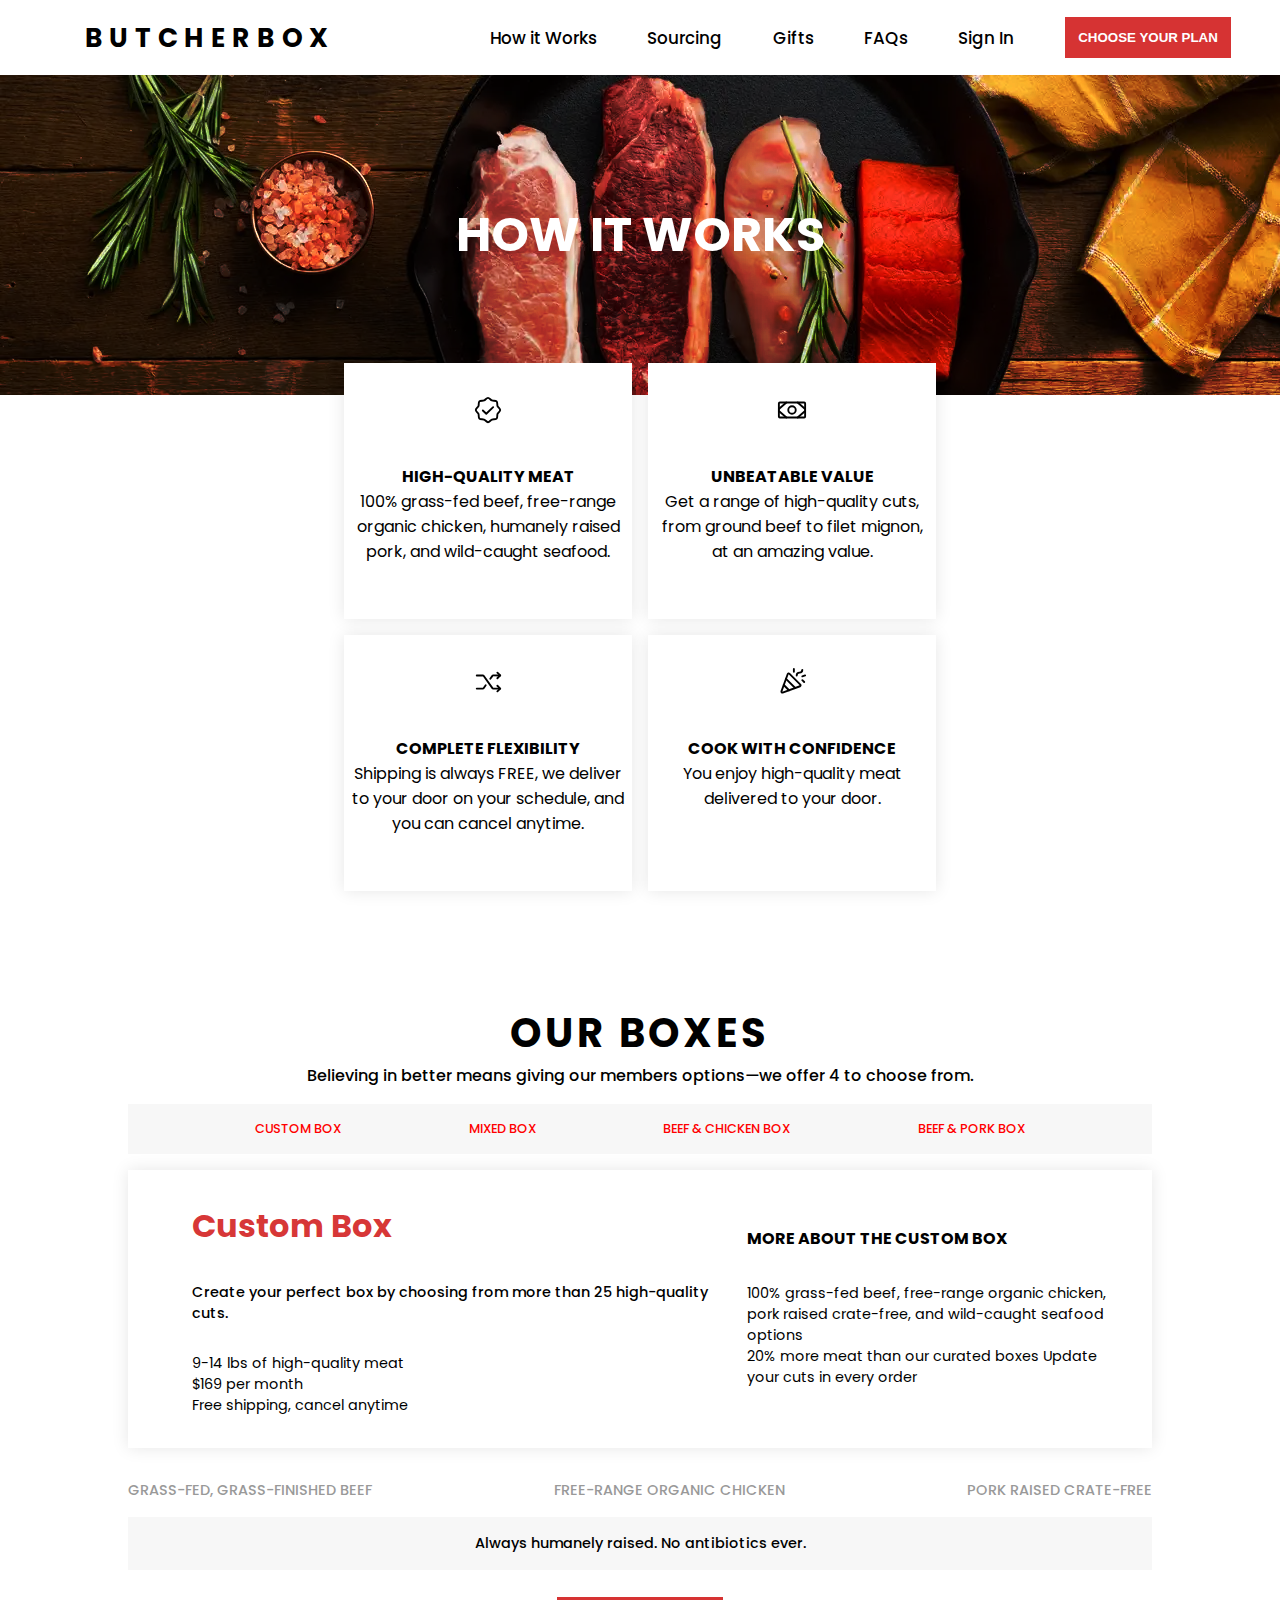
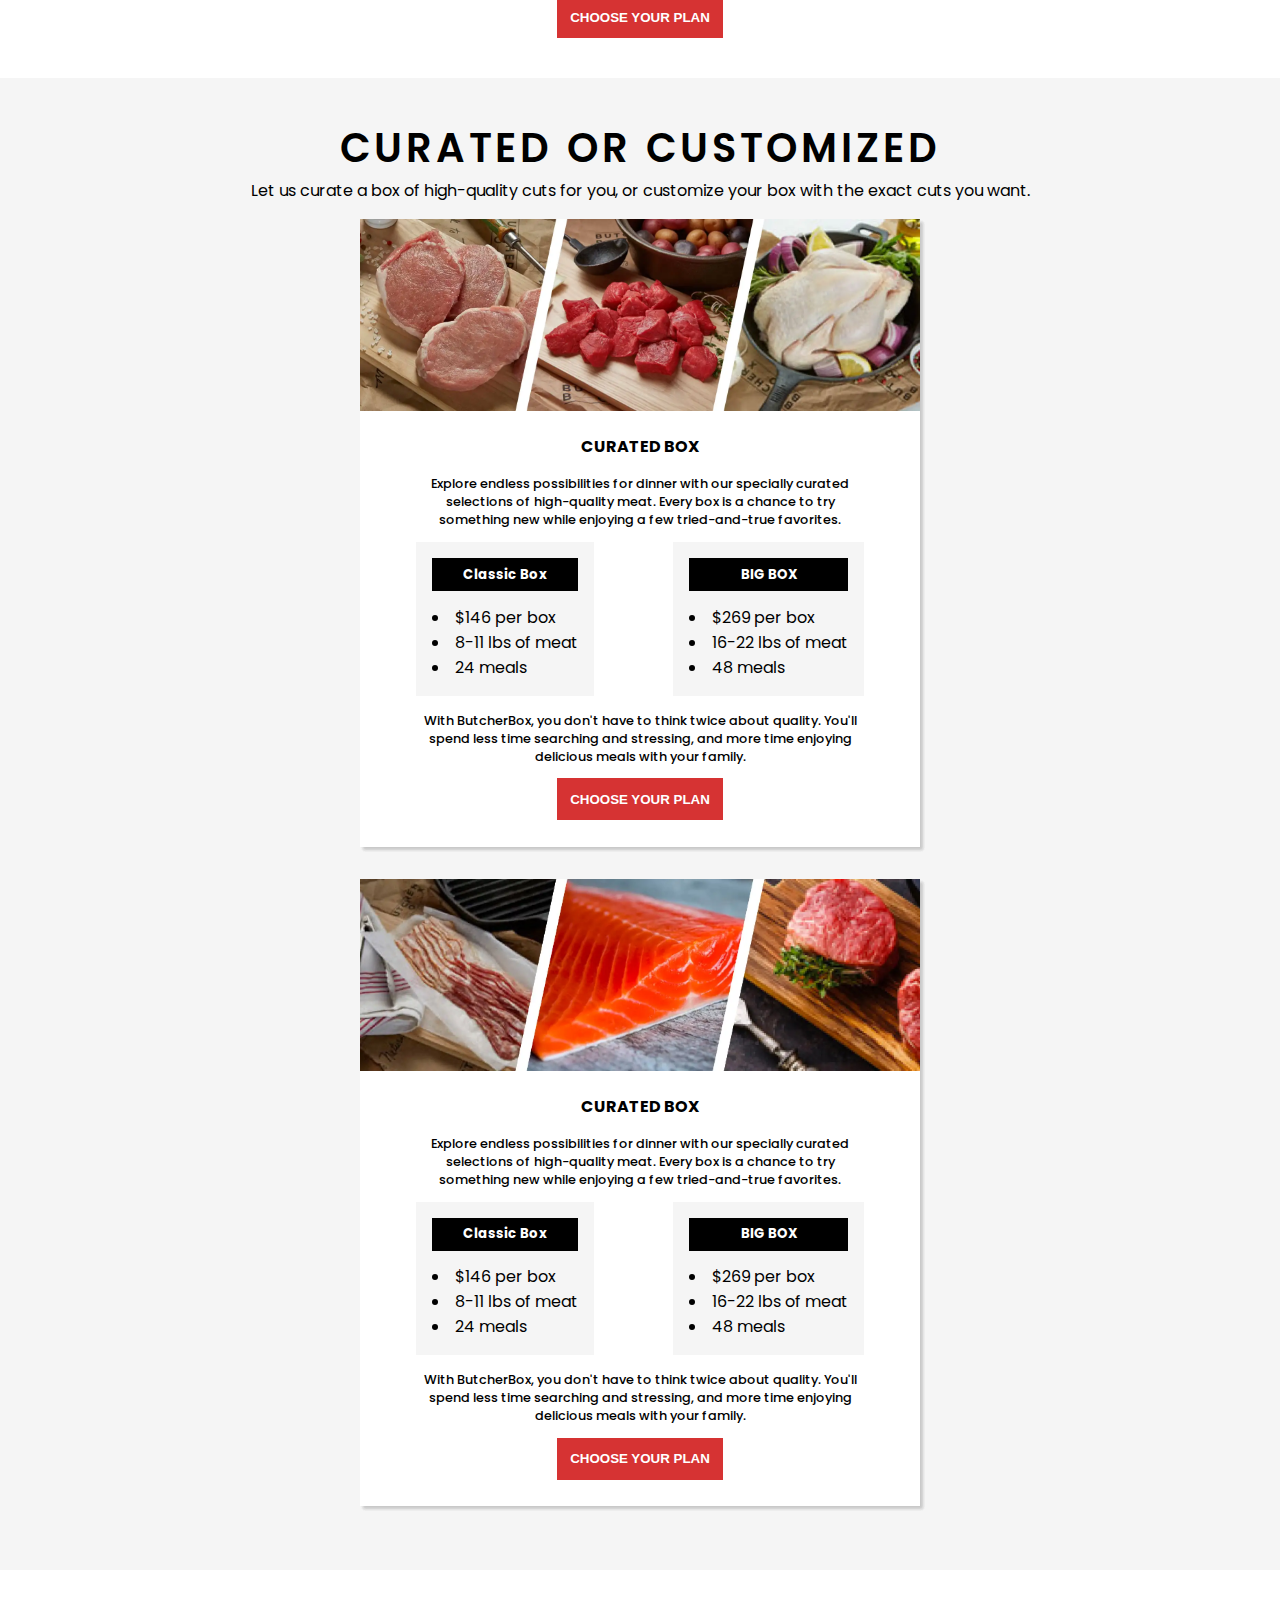
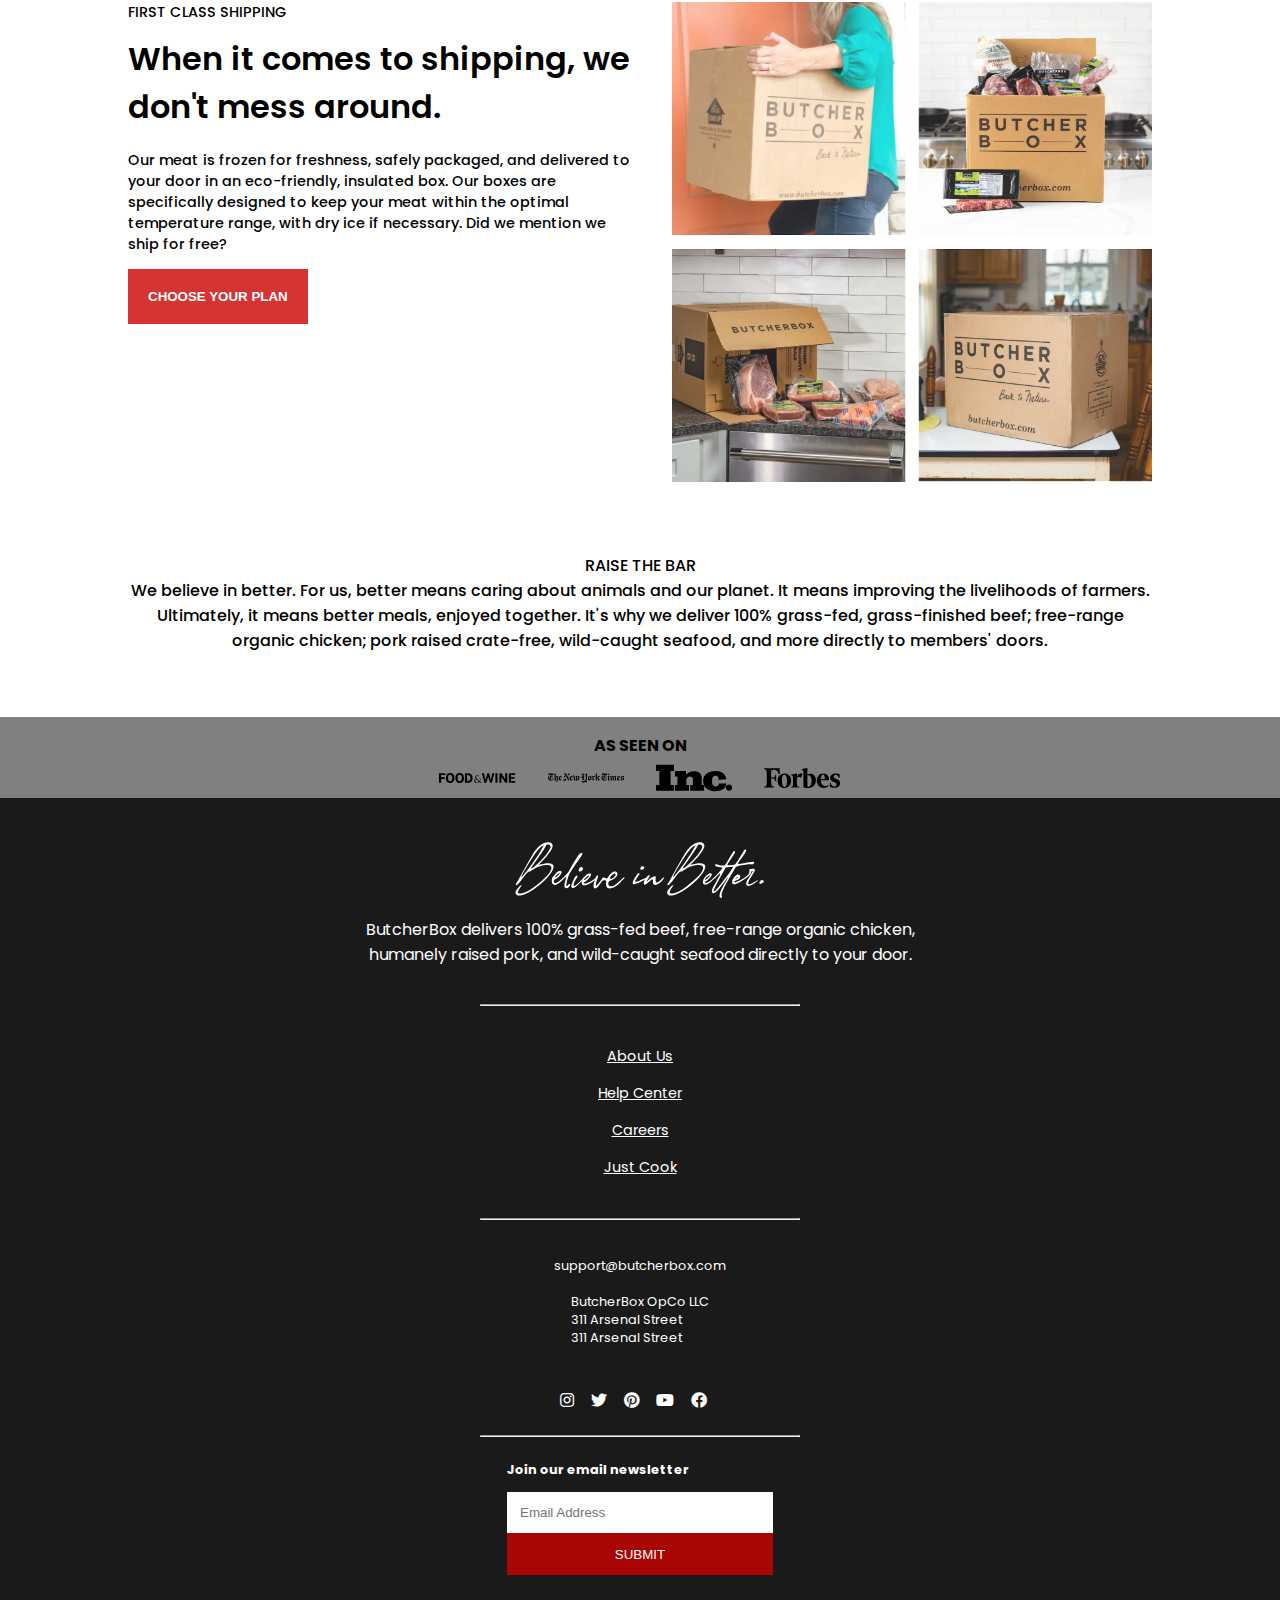
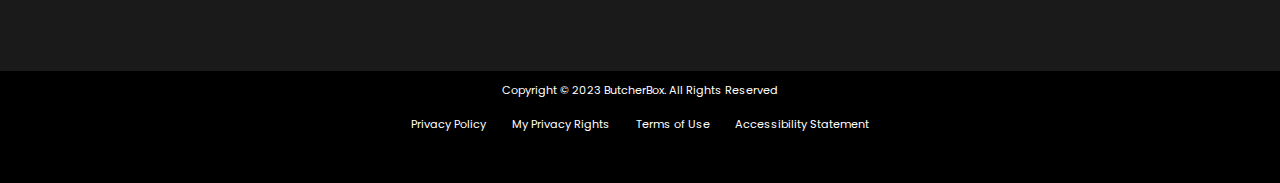
<file: works.html>
<!DOCTYPE html>
<html lang="en">

<head>
    <meta charset="UTF-8">
    <meta http-equiv="X-UA-Compatible" content="IE=edge">
    <meta name="viewport" content="width=device-width, initial-scale=1.0">
    <title>How it Works</title>
    <link rel="stylesheet" href="./css/works.css">
    <link rel="stylesheet" href="https://cdnjs.cloudflare.com/ajax/libs/font-awesome/5.15.3/css/all.min.css">
    <link
        href="https://fonts.googleapis.com/css2?family=Poppins:ital,wght@0,100;0,200;0,300;0,400;0,500;0,600;0,700;0,800;0,900;1,100;1,200;1,300;1,400;1,500;1,600;1,700;1,900&family=Roboto:wght@100;400;900&display=swap"
        rel="stylesheet">

</head>

<body>

    <header class="nav-header">
        <div class="logo">
            <a href="index.html" class="b-logo">BUTCHERBOX</a>
        </div>

        <nav class="nav">
            <ul class="nav-ul">
                <li class="list-item"> <a href="works.html">How it Works</a> </li>
                <li class="list-item"> <a href="source.html">Sourcing</a> </li>
                <li class="list-item"> <a href="gifts.html">Gifts</a> </li>
                <li class="list-item"> <a href="faqs.html">FAQs</a> </li>
                <li class="list-item"> <a href="faqs.html">Sign In</a> </li>
                <li class="list-item"> <a href="faqs.html"> <button class="nav-button">CHOOSE YOUR PLAN</button> </a>
                </li>
            </ul>
        </nav>
    </header>

    <main>
        <section class="works">
            <div class="hero-text">
                <h2>HOW IT WORKS</h2>
            </div>
            <div class="cards-container">

               

                    <div class="quality-meat">
                        <svg xmlns="http://www.w3.org/2000/svg" width="30" height="30" fill="#000000"
                            viewBox="0 0 256 256">
                            <rect width="256" height="256" fill="none"></rect>
                            <path
                                d="M54.5,201.5c-9.2-9.2-3.1-28.5-7.8-39.8S24,140.5,24,128s17.8-22,22.7-33.7-1.4-30.6,7.8-39.8S83,51.4,94.3,46.7,115.5,24,128,24s22,17.8,33.7,22.7,30.6-1.4,39.8,7.8,3.1,28.5,7.8,39.8S232,115.5,232,128s-17.8,22-22.7,33.7,1.4,30.6-7.8,39.8-28.5,3.1-39.8,7.8S140.5,232,128,232s-22-17.8-33.7-22.7S63.7,210.7,54.5,201.5Z"
                                fill="none" stroke="#000000" stroke-linecap="round" stroke-linejoin="round"
                                stroke-width="16"></path>
                            <polyline points="172 104 113.3 160 84 132" fill="none" stroke="#000000"
                                stroke-linecap="round" stroke-linejoin="round" stroke-width="16"></polyline>
                        </svg>
                        <h4>HIGH-QUALITY MEAT</h4>
                        <p>100% grass-fed beef,
                            free-range organic chicken, humanely raised pork,
                            and wild-caught seafood.
                        </p>
                    </div>

                    <div class="unbeatable-value">
                        <svg xmlns="http://www.w3.org/2000/svg" width="30" height="30" fill="#000000"
                            viewBox="0 0 256 256">
                            <rect width="256" height="256" fill="none"></rect>
                            <rect x="16" y="64" width="224" height="128" rx="8" fill="none" stroke="#000000"
                                stroke-linecap="round" stroke-linejoin="round" stroke-width="16"></rect>
                            <circle cx="128" cy="128" r="32" fill="none" stroke="#000000" stroke-linecap="round"
                                stroke-linejoin="round" stroke-width="16"></circle>
                            <line x1="176" y1="64" x2="240" y2="120" fill="none" stroke="#000000" stroke-linecap="round"
                                stroke-linejoin="round" stroke-width="16"></line>
                            <line x1="176" y1="192" x2="240" y2="136" fill="none" stroke="#000000"
                                stroke-linecap="round" stroke-linejoin="round" stroke-width="16"></line>
                            <line x1="80" y1="64" x2="16" y2="120" fill="none" stroke="#000000" stroke-linecap="round"
                                stroke-linejoin="round" stroke-width="16"></line>
                            <line x1="80" y1="192" x2="16" y2="136" fill="none" stroke="#000000" stroke-linecap="round"
                                stroke-linejoin="round" stroke-width="16"></line>
                        </svg>
                        <h4>UNBEATABLE VALUE</h4>
                        <p>Get a range of high-quality cuts,
                            from ground beef to filet mignon, at an amazing value.
                        </p>
                    </div>
                

                
                    <div class="complete-flex">
                        <svg xmlns="http://www.w3.org/2000/svg" width="30" height="30" fill="#000000"
                            viewBox="0 0 256 256">
                            <rect width="256" height="256" fill="none"></rect>
                            <path d="M32,72H83.9a7.8,7.8,0,0,1,6.5,3.4l75.2,105.2a7.8,7.8,0,0,0,6.5,3.4H232" fill="none"
                                stroke="#000000" stroke-linecap="round" stroke-linejoin="round" stroke-width="16">
                            </path>
                            <polyline points="208 48 232 72 208 96" fill="none" stroke="#000000" stroke-linecap="round"
                                stroke-linejoin="round" stroke-width="16"></polyline>
                            <polyline points="208 160 232 184 208 208" fill="none" stroke="#000000"
                                stroke-linecap="round" stroke-linejoin="round" stroke-width="16"></polyline>
                            <path d="M147.7,100.5l17.9-25.1a7.8,7.8,0,0,1,6.5-3.4H232" fill="none" stroke="#000000"
                                stroke-linecap="round" stroke-linejoin="round" stroke-width="16"></path>
                            <path d="M32,184H83.9a7.8,7.8,0,0,0,6.5-3.4l17.9-25.1" fill="none" stroke="#000000"
                                stroke-linecap="round" stroke-linejoin="round" stroke-width="16"></path>
                        </svg>
                        <h4>COMPLETE FLEXIBILITY</h4>
                        <p>Shipping is always FREE,
                            we deliver to your door on your schedule, and you can cancel anytime.
                        </p>
                    </div>


                    <div class="cook">
                        <svg xmlns="http://www.w3.org/2000/svg" width="30" height="30" fill="#000000"
                            viewBox="0 0 256 256">
                            <rect width="256" height="256" fill="none"></rect>
                            <path
                                d="M37.9,207.9,91.7,59.8a8,8,0,0,1,13.2-2.9l94.2,94.2a8,8,0,0,1-2.9,13.2L48.1,218.1A7.9,7.9,0,0,1,37.9,207.9Z"
                                fill="none" stroke="#000000" stroke-linecap="round" stroke-linejoin="round"
                                stroke-width="16"></path>
                            <path d="M168,72s0-24,24-24,24-24,24-24" fill="none" stroke="#000000" stroke-linecap="round"
                                stroke-linejoin="round" stroke-width="16"></path>
                            <line x1="102.4" y1="198.4" x2="57.6" y2="153.6" fill="none" stroke="#000000"
                                stroke-linecap="round" stroke-linejoin="round" stroke-width="16"></line>
                            <line x1="144" y1="16" x2="144" y2="40" fill="none" stroke="#000000" stroke-linecap="round"
                                stroke-linejoin="round" stroke-width="16"></line>
                            <line x1="216" y1="112" x2="232" y2="128" fill="none" stroke="#000000"
                                stroke-linecap="round" stroke-linejoin="round" stroke-width="16"></line>
                            <line x1="216" y1="80" x2="240" y2="72" fill="none" stroke="#000000" stroke-linecap="round"
                                stroke-linejoin="round" stroke-width="16"></line>
                            <line x1="76.8" y1="100.8" x2="155.2" y2="179.2" fill="none" stroke="#000000"
                                stroke-linecap="round" stroke-linejoin="round" stroke-width="16"></line>
                        </svg>
                        <h4>COOK WITH CONFIDENCE</h4>
                        <p>You enjoy high-quality meat delivered to your door.</p>
                    </div>
                
            </div>
        </section>

        <section class="our-boxes">
            <h4 class="our-boxes-h">OUR BOXES</h4>
            <p class="our-boxes-p">Believing in better means giving our members options—we offer 4 to choose from.</p>

            <div class="box-options">
                <a href="">CUSTOM BOX</a>
                <a href="">MIXED BOX</a>
                <a href="">BEEF & CHICKEN BOX</a>
                <a href="">BEEF & PORK BOX</a>
            </div>

            <div class="box-info-container">
                <div class="box-logo">
                    <svg aria-hidden="true" data-name="yourChoice" data-what="icon" role="presentation"
                        name="Your Choice" viewBox="0 0 190 69" class="css-1fvb7w3">
                        <path
                            d="M19.75 68.695c-.313 0-.621-.125-.926-.375-.297-.242-.543-.656-.738-1.242-.195-.586-.293-1.379-.293-2.379l.012-.61c.086-.64.148-1.144.187-1.51.04-.368.063-.661.07-.88.016-.218.028-.422.036-.61.008-.265.03-.644.07-1.136.21-.203.352-.437.422-.703.07-.266.117-.555.14-.867.274-1.946 1.036-5.574 2.286-10.887a2135.268 2135.268 0 014.043-16.734c1.726-7.032 2.976-12.278 3.75-15.739.085-.39.175-.761.27-1.113.155-.555.233-.937.233-1.148 0-.11-.03-.168-.093-.176-.18 0-.77.684-1.77 2.05a52.58 52.58 0 00-2.32 3.575c-.32.523-.559.902-.715 1.137-2.078 3-4.176 6.097-6.293 9.293a385.583 385.583 0 01-8.8 12.855c-.337.445-.805.844-1.407 1.195-.601.352-1.191.528-1.77.528-.343 0-.656-.082-.937-.246-.281-.164-.504-.434-.668-.809-.172-.375-.258-.879-.258-1.512 0-1.039.282-2.472.844-4.3.398-1.188.879-2.57 1.441-4.149 1.47-4.062 2.551-7.309 3.247-9.738 1.117-3.875 1.675-7.031 1.675-9.469 0-1.414-.207-2.637-.62-3.668-.438-.976-1.005-1.465-1.7-1.465-.484 0-.992.207-1.523.621a9.719 9.719 0 00-1.57 1.547 18.884 18.884 0 00-1.419 1.934 29.252 29.252 0 00-1.101 1.793c-.297.531-.496.914-.598 1.148-.047.14-.105.418-.176.832-.047.352-.11.719-.187 1.102a4.88 4.88 0 01-.305.984c-.133.274-.3.41-.504.41-.148 0-.32-.101-.515-.304-.454-.508-.68-1.14-.68-1.899 0-.789.203-1.636.61-2.543.405-.914.913-1.8 1.523-2.66a21.677 21.677 0 011.84-2.32c.625-.688 1.167-1.211 1.628-1.57.883-.657 1.782-.985 2.696-.985.781 0 1.515.246 2.203.738.695.485 1.254 1.227 1.676 2.227.43.992.644 2.242.644 3.75 0 .352-.012.71-.035 1.078-.21 2.43-.773 5.238-1.688 8.426a231.602 231.602 0 01-2.835 9.234 222.856 222.856 0 00-1.723 5.496c-.469 1.57-.703 2.684-.703 3.34 0 .39.097.59.293.598.593 0 2.21-1.871 4.851-5.613 2.336-3.336 6.168-8.957 11.496-16.864 6.07-9 9.391-14.117 9.961-15.351a1.22 1.22 0 01.492-.586c.22-.133.446-.2.68-.2a.95.95 0 01.645.247c.195.156.293.402.293.738 0 .32-.117.727-.352 1.219-1.242 2.578-2.547 6.254-3.914 11.027-2.086 7.336-4.515 17.277-7.289 29.824-1.195 5.258-1.86 8.192-1.992 8.801-.735 3.336-1.102 5.711-1.102 7.125 0 .32.028.574.082.762.227-.07.446-.297.657-.68.21-.383.418-.82.62-1.312.212-.493.419-.93.622-1.313.203-.383.418-.574.644-.574.328 0 .492.308.492.926 0 .695-.168 1.636-.503 2.824a54.722 54.722 0 01-1.055 3.398 78.133 78.133 0 01-.844 2.403c-.117.32-.312.574-.586.761a1.433 1.433 0 01-.867.293zM35.457 41.8a2.096 2.096 0 01-1.453-.562 3.806 3.806 0 01-.973-1.37 4.06 4.06 0 01-.351-1.606c.156-2.532.457-4.352.902-5.461.36-.914.77-1.371 1.23-1.371.274 0 .504.144.692.433.187.282.281.582.281.903 0 .468-.137 1.168-.41 2.097a25.52 25.52 0 00-.363 1.477 7.27 7.27 0 00-.164 1.535c0 .32.03.637.093.95.102.468.36.702.774.702.367 0 .785-.172 1.254-.515a4.955 4.955 0 001.218-1.266c.344-.508.516-1.004.516-1.488 0-.594-.293-1.051-.879-1.371-1.203-.664-1.804-1.211-1.804-1.64a.48.48 0 01.21-.411c.149-.102.301-.172.458-.211.156-.047.261-.07.316-.07.523.18 1.074.27 1.652.27.68 0 1.371-.083 2.075-.247a51.68 51.68 0 002.05-.539c.508-.148.98-.277 1.418-.387.438-.109.82-.164 1.149-.164.672 0 1.023.32 1.054.961-.039.18-.242.36-.609.54-.64.304-1.45.59-2.426.855-.773.164-1.34.343-1.699.539-.352.195-.582.418-.691.668a2.93 2.93 0 00-.2.855c-.03.36-.12.782-.27 1.266-.366 1.148-1.468 2.457-3.304 3.926-.601.468-1.184.703-1.746.703z"
                            fill="currentColor"></path>
                        <path
                            d="M47.32 39.445a.896.896 0 01-.258-.035c-.484-.133-.898-.504-1.242-1.113-.343-.617-.515-1.461-.515-2.531 0-1.36.316-2.899.949-4.618.078-.093.152-.191.223-.293.156-.226.316-.421.48-.585a.77.77 0 01.773-.235c.344.102.516.38.516.832 0 .39-.156 1.094-.469 2.11-.148.476-.285.957-.41 1.441a5.883 5.883 0 00-.176 1.383c0 .914.293 1.37.88 1.37.327 0 .683-.12 1.066-.362.383-.25.71-.524.984-.82.625-.704 1.379-1.794 2.262-3.27.726-1.196 1.277-1.992 1.652-2.39.242-.259.473-.388.692-.388a.5.5 0 01.175.036c.25.117.41.363.48.738.079.375.118.812.118 1.312l-.012 1.559c0 .469.028.91.082 1.324.063.414.192.75.387 1.008.195.25.492.375.89.375.868 0 2.282-.738 4.243-2.215.265-.203.5-.398.703-.586.289-.265.555-.469.797-.61.414-.21.734-.316.96-.316.282 0 .423.13.423.387 0 .188-.086.422-.258.703-.172.282-.426.575-.762.88-.516.468-1.16.976-1.934 1.523-.773.547-1.46.964-2.062 1.254-1.102.484-1.996.726-2.684.726-.578 0-1.039-.133-1.382-.398-.578-.438-1.024-1.239-1.336-2.403-.149-.554-.242-.832-.282-.832-.039 0-.086.078-.14.235-.078.195-.23.472-.457.832a11.905 11.905 0 01-2.754 2.777c-1.102.797-1.969 1.195-2.602 1.195z"
                            fill="currentColor"></path>
                        <path
                            d="M70.785 42.164c-1.047 0-1.722-.59-2.027-1.77-.414-1.562-.621-3.011-.621-4.347 0-.242.023-.797.07-1.664.055-.875.164-1.64.328-2.297.688-2.836 1.031-4.68 1.031-5.531 0-.844-.285-1.403-.855-1.676a.742.742 0 00-.305-.082c-.226 0-.398.16-.515.48-.11.32-.223.766-.34 1.336-.117.563-.29 1.23-.516 2.004-.219.766-.547 1.59-.984 2.473-.852 1.672-1.563 2.765-2.133 3.281-.563.508-.957.762-1.184.762a.398.398 0 01-.375-.211.992.992 0 01-.023-.89c.46-.735.758-1.212.89-1.43.133-.227.465-.895.997-2.004.539-1.11.984-2.211 1.336-3.305.351-1.102.527-2.117.527-3.047 0-.414-.043-.808-.129-1.183a1.624 1.624 0 01-.059-.41c0-.508.301-.762.903-.762.406 0 .883.113 1.43.34a7.756 7.756 0 011.593.902 6 6 0 011.301 1.242c.344.453.516.914.516 1.383-.04.695-.395 2.953-1.067 6.773a18.82 18.82 0 00-.27 3.235l.012 1.113c.008.656.11 1.36.305 2.11.203.75.52 1.124.95 1.124.023 0 .152-.008.386-.023.242-.016 1.066-.512 2.473-1.488a19.426 19.426 0 003.68-3.293c1.054-1.227 1.734-2.184 2.038-2.871.415-.407.782-.61 1.102-.61.328 0 .594.254.797.762-.047.367-1.012 1.703-2.895 4.008-1.875 2.297-3.957 3.965-6.246 5.004-.828.375-1.535.562-2.12.562zM100.172 44.695l-1.383-.023c-.875-.008-1.89-.664-3.047-1.969-1.156-1.305-1.844-3.215-2.062-5.73-.04-.422-.059-.86-.059-1.313 0-2.258.453-4.918 1.36-7.98 1.726-5.64 3.437-10.184 5.132-13.63 1.696-3.445 3.301-5.956 4.817-7.534 1.547-1.61 2.925-2.414 4.136-2.414 1.125 0 2.032.574 2.719 1.722.774 1.281 1.16 3.086 1.16 5.414 0 1.89-.328 4.059-.984 6.504-.656 2.445-1.789 5.063-3.399 7.852-2.468 4.234-4.164 6.351-5.085 6.351-.43 0-.645-.46-.645-1.383l.012-.363c1.609-1.398 3.004-3.105 4.183-5.12a32.903 32.903 0 002.848-6.317c.984-3.024 1.477-5.703 1.477-8.04 0-2.929-.77-4.394-2.309-4.394-1.07.094-2.188.758-3.352 1.992-1.164 1.227-2.3 2.848-3.41 4.864-1.109 2.007-2.129 4.23-3.058 6.668a60.324 60.324 0 00-2.274 7.406c-.765 3.187-1.148 6.039-1.148 8.555 0 1.585.18 2.98.539 4.183.516 1.54 1.355 2.45 2.52 2.73.374.094.769.141 1.183.141.859 0 1.922-.246 3.187-.738 1.266-.492 2.692-1.27 4.278-2.332a59.021 59.021 0 007.769-6.223c.86-.812 1.325-1.27 1.395-1.37.039-.056.148-.083.328-.083.414 0 .621.168.621.504 0 .102-.031.25-.094.445-.179.5-.836 1.258-1.968 2.274-1.508 1.351-4.852 3.836-10.032 7.453-1.875 1.266-3.66 1.898-5.355 1.898z"
                            fill="currentColor"></path>
                        <path
                            d="M119.711 41.484c-.461 0-.906-.16-1.336-.48-.43-.313-.781-.848-1.055-1.606-.273-.75-.41-1.789-.41-3.117 0-1.468.219-3.34.656-5.613.797-3.992 1.422-7.477 1.875-10.453a258.416 258.416 0 011.641-9.352c.43-1.586.766-3.156 1.008-4.71.312-1.813.609-3.118.89-3.915.375-1.086.895-1.629 1.559-1.629.758.047 1.137.422 1.137 1.125 0 .399-.09.903-.27 1.512-.172.602-.39 1.309-.656 2.121a54.995 54.995 0 00-2.355 9.422 68.711 68.711 0 01-.434 2.285 295.076 295.076 0 00-1.184 6.094c-1.187 6.344-1.781 10.855-1.781 13.535 0 1.672.25 2.508.75 2.508.219 0 .492-.164.82-.492.383-.383.899-1.11 1.547-2.18 3.492-5.695 6.094-8.543 7.805-8.543.594.016 1.035.266 1.324.75.289.485.477 1.121.563 1.91.093.782.14 1.61.14 2.485l-.023 2.625c0 .601.019 1.148.058 1.64.047.485.137.871.27 1.16.141.282.348.422.621.422.75 0 2.098-1.27 4.043-3.808.391-.516.707-.961.949-1.336.274-.407.535-.758.785-1.055.352-.352.676-.527.973-.527.164 0 .301.058.41.175.11.11.164.278.164.504 0 .274-.097.63-.293 1.067-.445.883-1.109 1.86-1.992 2.93a45.27 45.27 0 01-2.32 2.636c-.336.352-.77.653-1.301.903a3.666 3.666 0 01-1.641.386 2.764 2.764 0 01-1.558-.492c-.492-.32-.895-.863-1.207-1.629-.313-.773-.469-1.836-.469-3.187 0-.282.008-.575.024-.88.062-1.077.093-1.944.093-2.6 0-1.071-.121-1.606-.363-1.606-.227 0-.566.304-1.02.914a84.728 84.728 0 00-1.828 2.648c-2.89 4.375-4.675 6.75-5.355 7.125a2.572 2.572 0 01-1.254.328z"
                            fill="currentColor"></path>
                        <path
                            d="M141.348 41.8a2.095 2.095 0 01-1.453-.562 3.79 3.79 0 01-.973-1.37 4.066 4.066 0 01-.352-1.606c.157-2.532.457-4.352.903-5.461.359-.914.769-1.371 1.23-1.371.274 0 .504.144.692.433a1.6 1.6 0 01.281.903c0 .468-.137 1.168-.41 2.097-.133.477-.254.969-.364 1.477a7.297 7.297 0 00-.164 1.535c0 .32.032.637.094.95.102.468.359.702.773.702.368 0 .786-.172 1.254-.515a4.956 4.956 0 001.219-1.266c.344-.508.516-1.004.516-1.488 0-.594-.293-1.051-.879-1.371-1.203-.664-1.805-1.211-1.805-1.64a.48.48 0 01.211-.411c.149-.102.301-.172.457-.211.156-.047.262-.07.317-.07a5.05 5.05 0 001.652.27c.68 0 1.371-.083 2.074-.247a51.562 51.562 0 002.051-.539c.508-.148.98-.277 1.418-.387.437-.109.82-.164 1.148-.164.672 0 1.024.32 1.055.961-.039.18-.242.36-.609.54-.641.304-1.45.59-2.426.855-.774.164-1.34.343-1.699.539-.352.195-.582.418-.692.668a2.94 2.94 0 00-.199.855c-.031.36-.121.782-.27 1.266-.367 1.148-1.468 2.457-3.304 3.926-.602.468-1.184.703-1.746.703z"
                            fill="currentColor"></path>
                        <path
                            d="M154.77 26.32c-.5 0-.942-.175-1.325-.527-.297-.273-.445-.75-.445-1.43 0-.304.027-.644.082-1.02.156-.984.637-1.476 1.441-1.476.219 0 .457.035.715.106 1.157.304 1.735.898 1.735 1.78-.032.548-.231 1.11-.598 1.688-.43.586-.965.88-1.605.88zm-.938 16.653c-.141 0-.367-.051-.68-.153-.312-.093-.718-.449-1.218-1.066-.493-.61-.746-1.324-.762-2.145l-.012-.668c0-.718.031-1.675.094-2.87.062-1.196.141-2.145.234-2.848.086-.703.399-1.485.938-2.344.234-.313.492-.469.773-.469.078 0 .231.035.457.106.227.07.395.308.504.715.047.163.07.335.07.515 0 .258-.05.527-.152.809-.305.742-.562 1.636-.773 2.683-.227 1.133-.34 2.051-.34 2.754 0 .688.195 1.38.586 2.074.258.461.558.692.902.692.195 0 .496-.137.902-.41.415-.274 1.11-1.13 2.086-2.567a216.467 216.467 0 003.586-5.484c.211-.188.403-.281.575-.281.21 0 .398.148.562.445l.012.047c0 .258-.391 1.054-1.172 2.39a121.845 121.845 0 01-2.988 4.524c-1.032 1.5-1.907 2.5-2.625 3-.602.367-1.121.55-1.559.55z"
                            fill="currentColor"></path>
                        <path
                            d="M165.016 39.61c-.907 0-1.688-.278-2.344-.833-.649-.562-1.055-1.414-1.219-2.554a6.142 6.142 0 01-.07-.938c0-2.297.922-4.554 2.765-6.773.563-.625 1.223-.938 1.981-.938.555 0 1.07.176 1.547.528.484.351.781.867.89 1.546.016.102.024.207.024.317 0 .61-.242 1.293-.727 2.05-.133.172-.293.258-.48.258a.72.72 0 01-.387-.117.523.523 0 01-.223-.34 11.457 11.457 0 01-.011-.644c0-.985-.145-1.477-.434-1.477-.086 0-.187.04-.305.117-.578.415-1.07 1.04-1.476 1.875-.563 1.149-.844 2.282-.844 3.399 0 .547.098 1.121.293 1.723.195.601.645.988 1.348 1.16.14.039.297.058.468.058.641 0 1.461-.273 2.461-.82 2.907-1.828 4.793-3.145 5.661-3.95.226-.21.578-.476 1.054-.796.336-.14.602-.211.797-.211.297 0 .445.152.445.457-.21.461-.851 1.129-1.921 2.004-1.071.875-1.864 1.5-2.379 1.875a28.43 28.43 0 01-2.742 1.77 10.456 10.456 0 01-3.352 1.195 5.971 5.971 0 01-.82.058z"
                            fill="currentColor"></path>
                        <path
                            d="M177.195 35.297c.125 0 .489-.281 1.09-.844 1.078-.992 1.805-1.91 2.18-2.754.109-.234.164-.449.164-.644a.856.856 0 00-.152-.492c-.086-.118-.188-.176-.305-.176-.149 0-.305.062-.469.187a7.479 7.479 0 00-2.789 3.88 1.178 1.178 0 00-.035.28c.023.375.129.563.316.563zm1.981 4.887c-.477 0-1.059-.125-1.746-.375-.688-.25-1.293-1.137-1.817-2.66a6.393 6.393 0 01-.34-2.051c0-.883.18-1.778.539-2.684.782-1.422 1.543-2.504 2.286-3.246.617-.617 1.277-.926 1.98-.926.289 0 .586.051.891.152.929.337 1.394.97 1.394 1.899 0 .492-.136 1.043-.41 1.652a14.44 14.44 0 01-1.582 2.825 8.634 8.634 0 01-2.355 2.214c-.211.149-.317.32-.317.516l.012.176c.016.11.137.234.363.375.485.273.977.41 1.477.41.429 0 .867-.105 1.312-.316 1.672-.72 3.125-1.602 4.36-2.649 1.242-1.047 2.215-1.992 2.918-2.836.351-.375.683-.562.996-.562.258 0 .445.097.562.293a.653.653 0 01.094.351c0 .774-1.195 2.114-3.586 4.02-2.859 2.281-5.203 3.422-7.031 3.422z"
                            fill="currentColor"></path>
                    </svg>
                </div>
                <div class="custom-box">
                    <h4 class="custom-box-h">Custom Box</h4>
                    <p class="custom-box-p">Create your perfect box by choosing from more than 25 high-quality cuts.</p>
                    <ul>
                        <li>9-14 lbs of high-quality meat</li>
                        <li> $169 per month</li>
                        <li> Free shipping, cancel anytime</li>
                    </ul>
                </div>
                <!-- <hr> -->
                <div class="more-box-info">
                    <h4 class="more-box-info-h">MORE ABOUT THE CUSTOM BOX</h4>
                    <p class="more-box-info-p">100% grass-fed beef, free-range organic chicken, pork raised crate-free,
                        and wild-caught seafood
                        options</p>
                    <p>20% more meat than our curated boxes Update your cuts in every order</p>
                </div>
            </div>

            <div class="meat-type">
                <p> <!-- fa icon here --> GRASS-FED, GRASS-FINISHED BEEF </p>
                <p> <!-- fa icon here --> FREE-RANGE ORGANIC CHICKEN</p>
                <p> <!-- fa icon here --> PORK RAISED CRATE-FREE</p>
            </div>

            <div class="badge">
                <p><!-- fa icon here --> Always humanely raised. No antibiotics ever.</p>
            </div>

            <button>CHOOSE YOUR PLAN</button>
        </section>

        <section class="curated-section">
            <h4 class="curated-section-h4">CURATED OR CUSTOMIZED</h4>
            <p class="curated-section-p">Let us curate a box of high-quality cuts for you, or customize your box with
                the exact cuts you want.</p>

            <div class="curated-box">
                <div class="curated-box-img-div">
                    <!-- background-image here -->
                    <img src="/img/how-it-works-curated1.webp" alt="" class="curated-box-img">
                </div>
                <div class="curated-box-info">

                    <h4>CURATED BOX</h4>
                    <p>Explore endless possibilities for dinner with our specially curated selections of high-quality
                        meat.
                        Every box is a chance to try something new while enjoying a few tried-and-true favorites.</p>
                    <div class="curated-box-type-container">
                        <div class="classic-box">
                            <h5>Classic Box</h5>
                            <ul>
                                <li>$146 per box</li>
                                <li>8-11 lbs of meat</li>
                                <li>24 meals</li>
                            </ul>
                        </div>
                        <div class="classic-box">
                            <h5>BIG BOX</h5>
                            <ul>
                                <li>$269 per box</li>
                                <li>16-22 lbs of meat</li>
                                <li>48 meals</li>
                            </ul>
                        </div>
                    </div>
                    <p>With ButcherBox, you don't have to think twice about quality. You'll spend less time searching
                        and
                        stressing, and more time enjoying delicious meals with your family.</p>
                    <button>CHOOSE YOUR PLAN</button>
                </div>
            </div>

            <div class="curated-box">
                <div class="curated-box-img-div">
                    <!-- background-image here -->
                    <img src="/img/how-it-works-custom1.webp" alt="" class="curated-box-img">
                </div>
                <div class="curated-box-info">

                    <h4>CURATED BOX</h4>
                    <p>Explore endless possibilities for dinner with our specially curated selections of high-quality
                        meat.
                        Every box is a chance to try something new while enjoying a few tried-and-true favorites.</p>
                    <div class="curated-box-type-container">
                        <div class="classic-box">
                            <h5>Classic Box</h5>
                            <ul>
                                <li>$146 per box</li>
                                <li>8-11 lbs of meat</li>
                                <li>24 meals</li>
                            </ul>
                        </div>
                        <div class="classic-box">
                            <h5>BIG BOX</h5>
                            <ul>
                                <li>$269 per box</li>
                                <li>16-22 lbs of meat</li>
                                <li>48 meals</li>
                            </ul>
                        </div>
                    </div>
                    <p>With ButcherBox, you don't have to think twice about quality. You'll spend less time searching
                        and
                        stressing, and more time enjoying delicious meals with your family.</p>
                    <button>CHOOSE YOUR PLAN</button>
                </div>
            </div>

        </section>

        <section class="shipping-section">
            <div class="shipping-text">
                <h6>FIRST CLASS SHIPPING</h6>
                <h3>When it comes to shipping, we don't mess around.</h3>
                <p>Our meat is frozen for freshness, safely packaged, and delivered to your door in an eco-friendly,
                    insulated box. Our boxes are specifically designed to keep your meat within the optimal temperature
                    range, with dry ice if necessary.
                    <span class="bolden"> Did we mention we ship for free?</span>
                </p>
                <button>CHOOSE YOUR PLAN</button>
            </div>

            <div class="shipping-img">
                <img src="/img/how-it-works-grid.webp" alt="" class="">

        </section>

        <section class="raise-bar">
            <h5>RAISE THE BAR</h5>
            <p>We believe in better. For us, better means caring about animals and our planet. It means improving the
                livelihoods of farmers. Ultimately, it means better meals, enjoyed together. It's why we deliver 100%
                grass-fed, grass-finished beef; free-range organic chicken; pork raised crate-free, wild-caught seafood,
                and more directly to members' doors.</p>

        </section>
    </main>


    <footer>
        <div class="container-one">
            <h4>AS SEEN ON</h4>
            <div>
                <svg fill="currentcolor" width="100%" height="40" focusable="false" viewBox="0 0 2120 278"
                    xmlns="http://www.w3.org/2000/svg" xml:space="preserve" class="_83tv1w0 _83tv1w5"
                    colors="[object Object]">
                    <title>Food and Wine Magazine</title>
                    <path
                        d="M1567.49 272.662H1627.48V5.31731H1567.49V272.662ZM1840.67 174.213L1738.41 5.33848H1678.85V272.662H1736.14V103.766L1841.85 272.662H1897.96V5.33848H1840.67V174.213ZM2001.15 220.988V160.842H2099.12V113.079H2001.15V57.0119H2115.76V5.33848H1941.1V272.662H2119.94V220.988H2001.15V220.988ZM1441.35 185.019L1391.66 5.33848H1345.25L1293.65 185.019L1249.69 5.33848H1191.18L1260.97 272.662H1314.21L1365.71 105.259L1418.05 272.662H1469.25L1541.06 5.33848H1483.75L1441.35 185.019ZM0.0605469 272.662H61.1795V167.633H157.638V115.959H60.0241V57.0119H174.257V5.33848H0.0605469V272.662ZM310.068 0.0616544C225.585 0.0616544 190.099 63.2346 190.099 138.979C190.099 214.787 225.585 277.938 310.068 277.938C394.592 277.938 430.079 214.787 430.079 138.979C430.079 63.2346 394.592 0.0616544 310.068 0.0616544ZM310.068 226.286C271.24 226.286 251.974 192.145 251.974 138.979C251.974 85.897 271.24 51.7142 310.068 51.7142C348.916 51.7142 368.183 85.897 368.183 138.979C368.183 192.145 348.916 226.286 310.068 226.286ZM1202.44 269.698C1194.75 269.698 1180.19 264.799 1171.41 259.544C1163.84 255.129 1151.62 247.666 1133.32 232.425C1147.22 215.796 1160.4 189.16 1160.4 167.339C1160.4 164.311 1157.88 162.44 1153.21 161.915C1137.85 160.254 1126.82 159.96 1120.29 159.96C1118.04 159.96 1115.88 160.548 1115.88 162.314L1119.15 164.311C1123.27 164.311 1129.07 165.131 1132.6 168.621C1136.74 172.321 1137.85 177.535 1137.85 181.676C1137.85 198.473 1130.84 216.574 1124.26 225.718C1117.22 219.643 1083.39 188.55 1074.09 178.123C1048.81 150.352 1029.55 130.423 1029.55 106.709C1029.55 82.1128 1047.68 73.0521 1061.71 73.0521C1075.43 73.0521 1084.93 78.8335 1090.71 85.2665C1097.16 92.4352 1098.94 101.391 1098.94 108.538C1098.94 112.638 1099.22 113.731 1100.73 113.731C1102.11 113.731 1103.08 113.205 1103.75 109.064C1104.57 104.943 1106.23 84.3203 1106.23 75.6379C1106.23 72.3374 1106.11 70.4454 1102.11 68.6164C1094.72 65.0636 1082.64 62.3096 1068.81 62.3096C1026.54 62.3096 1005.78 91.1735 1005.93 112.911C1006.06 125.293 1008.79 136.562 1019.63 151.446C1000.72 161.726 976.242 184.956 976.242 217.141C976.242 241.107 994.395 277.938 1047.8 277.938C1086.99 277.938 1107.05 257.82 1114.74 250.567C1141.68 271.632 1149.96 274.112 1175.76 274.112H1199.81C1204.08 274.112 1206.3 273.292 1206.3 271.863C1206.3 269.992 1204.94 269.698 1202.44 269.698ZM1057.32 261.961C1027.65 261.961 1003.43 238.605 1003.43 204.233C1003.43 182.244 1013.45 168.369 1025.3 160.254C1031.48 169.294 1049.04 188.971 1056.21 196.623C1063.37 204.359 1090.12 230.364 1105.79 243.567C1098.25 251.114 1080.68 261.961 1057.32 261.961V261.961ZM787.485 5.33848H721.114V272.662H787.485C878.334 272.662 934.137 233.959 934.137 138.979C934.137 44.02 878.334 5.33848 787.485 5.33848ZM794.124 220.988H781.077V57.0119H794.124C849.15 57.0119 873.375 77.7612 873.375 138.979C873.375 200.239 849.15 220.988 794.124 220.988ZM575.197 0.0616544C490.694 0.0616544 455.186 63.2346 455.186 138.979C455.186 214.787 490.694 277.938 575.197 277.938C659.722 277.938 695.187 214.787 695.187 138.979C695.187 63.2346 659.722 0.0616544 575.197 0.0616544ZM575.197 226.286C536.37 226.286 517.124 192.145 517.124 138.979C517.124 85.897 536.37 51.7142 575.197 51.7142C614.045 51.7142 633.311 85.897 633.311 138.979C633.311 192.145 614.045 226.286 575.197 226.286Z">
                    </path>
                </svg>

                <svg fill="currentcolor" focusable="false" viewBox="0 0 1017 134" xmlns="http://www.w3.org/2000/svg"
                    xml:space="preserve" class="_83tv1w0 _83tv1w5" colors="[object Object]">
                    <title>New York Times</title>
                    <path
                        d="M76.1611 14.0075C76.1611 2.96752 65.6751 0.20752 57.3968 0.20752V1.86352C62.3638 1.86352 66.227 3.51952 66.227 7.38352C66.227 9.59152 64.5714 12.9035 59.6043 12.9035C55.7411 12.9035 47.4627 10.6955 41.3919 8.48752C34.2173 5.72752 27.5946 3.51952 22.0757 3.51952C11.0378 3.51952 3.31135 11.7995 3.31135 21.1835C3.31135 29.4635 9.38216 32.2235 11.5897 33.3275L12.1416 32.2235C11.0378 31.1195 9.38216 30.0155 9.38216 26.7035C9.38216 24.4955 11.5897 20.6315 17.1086 20.6315C22.0757 20.6315 28.6984 22.8395 37.5287 25.5995C45.2551 27.8075 53.5335 29.4635 57.9486 30.0155V47.1275L49.6703 54.3035V54.8555L57.9486 62.0315V85.7675C53.5335 88.5275 48.5665 89.0795 44.1514 89.0795C35.873 89.0795 28.6984 86.8715 22.6276 80.2475L45.2551 69.2075V31.1195L17.6605 43.2635C19.8681 36.0875 25.9389 31.1195 32.0097 27.8075L31.4578 26.1515C14.9011 30.5675 0 46.0235 0 64.7915C0 86.8715 18.2124 103.432 38.6324 103.432C60.7081 103.432 75.0573 85.7675 75.0573 67.5515H73.9535C70.6422 74.7275 65.6751 81.3515 59.6043 84.6635V62.0315L68.4346 54.8555V54.3035L59.6043 47.1275V30.0155C67.8827 30.0155 76.1611 24.4955 76.1611 14.0075ZM28.1465 74.7275L21.5238 78.0395C17.6605 73.0715 15.453 66.4475 15.453 57.0635C15.453 53.1995 15.453 48.7835 16.5568 45.4715L28.1465 40.5035V74.7275V74.7275ZM86.647 87.4235L79.4724 92.9435L80.5762 94.0475L83.8876 91.2875L96.0292 102.328L112.586 91.2875L112.034 90.1835L107.619 92.9435L102.1 87.4235V49.8875L106.515 46.5755L115.897 54.3035V87.9755C115.897 108.952 111.482 112.264 102.1 115.576V117.232C117.553 117.784 131.902 112.816 131.902 85.7675V49.3355L136.869 45.4715L135.765 44.3675L131.35 47.6795L117.553 36.0875L102.1 47.6795V2.41552H100.996L81.68 15.6635V16.7675C83.8876 17.8715 87.1989 18.9755 87.1989 25.0475L86.647 87.4235V87.4235ZM187.643 81.3515L173.846 91.8395L160.049 80.7995V74.1755L185.988 56.5115V55.9595L172.742 36.0875L144.044 51.5435V87.9755L138.525 92.3915L139.629 93.4955L144.596 89.6315L163.36 103.432L188.195 83.5595L187.643 81.3515V81.3515ZM160.049 71.9675V44.9195L161.152 44.3675L173.294 63.6875L160.049 71.9675ZM293.055 9.03952C293.055 7.38352 292.503 5.72752 291.951 4.07152H290.847C289.191 8.48752 286.984 10.6955 281.465 10.6955C276.498 10.6955 273.186 7.93552 270.979 5.72752L254.974 23.9435L256.078 25.0475L261.597 20.0795C264.908 22.8395 267.668 25.0475 275.394 25.5995V71.4155L242.832 15.6635C240.073 11.2475 236.21 5.17552 228.483 5.17552C219.653 5.17552 211.926 12.9035 213.03 25.0475H214.686C215.238 21.7355 216.894 17.8715 220.757 17.8715C223.516 17.8715 226.276 20.6315 227.931 23.3915V41.6075C217.997 41.6075 211.375 46.0235 211.375 54.3035C211.375 58.7195 213.582 65.3435 220.205 66.9995V65.8955C219.101 64.7915 218.549 63.6875 218.549 62.0315C218.549 59.2715 220.757 57.0635 224.62 57.0635H227.379V80.2475C215.79 80.2475 206.408 86.8715 206.408 97.9115C206.408 108.4 215.238 113.368 225.172 112.816V111.712C219.101 111.16 216.342 108.4 216.342 104.536C216.342 99.5675 219.653 97.3595 224.068 97.3595C228.483 97.3595 232.346 100.12 235.106 103.432L251.111 85.7675L250.007 84.6635L246.144 89.0795C240.073 83.5595 236.762 81.9035 229.587 80.7995V25.5995L273.738 102.88H277.05V25.5995C285.328 25.0475 293.055 18.4235 293.055 9.03952V9.03952ZM333.343 81.3515L319.545 91.8395L305.748 80.7995V74.1755L331.687 56.5115V55.9595L318.442 36.0875L289.743 51.5435V87.9755L284.224 92.3915L285.328 93.4955L290.295 89.6315L309.059 103.432L333.895 83.5595L333.343 81.3515V81.3515ZM305.748 71.9675V44.9195L306.852 44.3675L318.994 63.6875L305.748 71.9675V71.9675ZM423.301 42.1595L419.438 44.9195L408.952 36.0875L396.81 47.1275L401.777 52.0955V93.4955L388.532 85.2155V50.9915L392.947 48.2315L380.254 36.0875L368.112 47.1275L373.079 52.0955V91.8395L371.423 92.9435L359.834 84.6635V51.5435C359.834 43.8155 355.97 41.6075 351.555 38.8475C347.692 36.0875 345.484 34.4315 345.484 30.5675C345.484 27.2555 348.796 25.5995 350.451 24.4955V23.3915C346.036 23.3915 334.446 27.8075 334.446 38.2955C334.446 43.8155 337.206 46.0235 339.965 48.7835C342.725 51.5435 345.484 53.7515 345.484 58.7195V90.7355L339.414 95.1515L340.517 96.2555L346.036 91.8395L358.73 102.88L372.527 93.4955L387.98 102.88L417.23 85.7675V48.7835L424.405 43.2635L423.301 42.1595V42.1595ZM525.953 11.7995L520.434 16.7675L508.292 5.72752L490.08 18.9755V6.83152H488.424L488.976 96.2555C487.321 96.2555 482.354 95.1515 478.49 94.0475L477.386 19.5275C477.386 14.0075 473.523 6.27952 463.589 6.27952C453.655 6.27952 447.032 14.0075 447.032 21.7355H448.688C449.24 18.4235 450.896 15.6635 454.207 15.6635C457.518 15.6635 460.278 17.8715 460.278 25.0475V46.5755C450.344 47.1275 444.273 52.6475 444.273 59.8235C444.273 64.2395 446.481 70.8635 453.103 70.8635V69.7595C450.896 68.6555 450.344 66.9995 450.344 65.8955C450.344 62.5835 453.103 61.4795 457.518 61.4795H459.726V95.7035C451.448 98.4635 448.136 104.536 448.136 111.16C448.136 120.544 455.311 127.168 466.349 127.168C474.075 127.168 480.698 126.064 487.321 124.408C492.839 123.304 500.014 121.648 503.325 121.648C507.741 121.648 509.396 123.856 509.396 126.616C509.396 130.48 507.741 132.136 505.533 132.688V133.792C514.363 132.136 519.882 126.616 519.882 118.336C519.882 110.056 511.604 105.088 502.774 105.088C498.358 105.088 488.976 106.744 482.354 107.848C474.627 109.504 466.901 110.608 464.693 110.608C460.83 110.608 456.415 108.952 456.415 103.432C456.415 99.0155 460.278 95.1515 469.66 95.1515C474.627 95.1515 480.698 95.7035 486.769 97.3595C493.391 99.0155 499.462 100.672 504.981 100.672C513.259 100.672 520.434 97.9115 520.434 86.3195V18.4235L527.057 12.9035L525.953 11.7995V11.7995ZM503.325 45.4715C501.67 47.1275 499.462 48.7835 496.703 48.7835C493.943 48.7835 491.184 47.1275 490.08 45.4715V21.1835L495.599 17.3195L503.325 24.4955V45.4715ZM503.325 62.0315C502.222 60.9275 499.462 59.2715 496.703 59.2715C493.943 59.2715 491.184 60.9275 490.08 62.0315V47.6795C491.184 48.7835 493.943 50.4395 496.703 50.4395C499.462 50.4395 502.222 48.7835 503.325 47.6795V62.0315ZM503.325 87.9755C503.325 92.3915 500.566 96.8075 494.495 96.8075H490.08V64.2395C491.184 63.1355 493.943 61.4795 496.703 61.4795C499.462 61.4795 501.67 63.1355 503.325 64.2395V87.9755V87.9755ZM578.935 48.7835L561.274 36.0875L534.231 51.5435V87.4235L528.712 91.8395L529.264 92.9435L533.679 89.6315L551.34 102.88L578.935 86.3195V48.7835V48.7835ZM549.132 83.5595V43.8155L562.93 53.7515V92.9435L549.132 83.5595V83.5595ZM631.364 37.1915H630.261C628.605 38.2955 626.949 39.3995 625.294 39.3995C623.086 39.3995 620.326 38.2955 619.223 36.6395H618.119L608.737 47.1275L599.355 36.6395L582.798 47.6795L583.35 48.7835L587.765 46.0235L593.284 52.0955V86.8715L586.109 92.3915L587.213 93.4955L590.524 90.7355L603.77 101.776L620.878 90.1835L620.327 89.0795L615.359 91.8395L608.737 86.3195V47.6795C611.496 50.4395 614.808 53.1995 618.671 53.1995C626.397 53.7515 630.812 46.0235 631.364 37.1915V37.1915ZM697.591 90.1835L678.827 102.88L653.44 64.2395L671.652 36.0875H672.756C674.964 38.2955 678.275 40.5035 682.138 40.5035C686.002 40.5035 688.761 38.2955 690.417 36.0875H691.521C690.969 47.1275 683.242 53.7515 677.723 53.7515C672.204 53.7515 669.445 50.9915 666.134 49.3355L664.478 52.0955L692.072 92.9435L697.591 89.6315V90.1835V90.1835ZM636.883 87.4235L629.709 92.9435L630.812 94.0475L634.124 91.2875L646.265 102.328L662.822 91.2875L661.718 90.1835L657.303 92.9435L651.784 87.4235V2.41552H651.232L631.364 15.6635V16.7675C633.572 17.8715 636.883 18.4235 636.883 25.0475V87.4235V87.4235ZM789.205 14.0075C789.205 2.96752 778.72 0.20752 770.441 0.20752V1.86352C775.408 1.86352 779.271 3.51952 779.271 7.38352C779.271 9.59152 777.616 12.9035 772.649 12.9035C768.785 12.9035 760.507 10.6955 754.436 8.48752C747.262 6.27952 740.639 4.07152 735.12 4.07152C724.082 4.07152 716.356 12.3515 716.356 21.7355C716.356 30.0155 722.427 32.7755 724.634 33.8795L725.186 32.7755C723.53 31.6715 721.875 30.5675 721.875 27.2555C721.875 25.0475 724.082 21.1835 729.601 21.1835C734.568 21.1835 741.191 23.3915 750.021 26.1515C757.748 28.3595 766.026 30.0155 770.441 30.5675V47.6795L762.163 54.8555V55.4075L770.441 62.5835V86.3195C766.026 89.0795 761.059 89.6315 756.644 89.6315C748.365 89.6315 741.191 87.4235 735.12 80.7995L757.748 69.7595V31.1195L730.153 43.2635C732.912 36.0875 738.983 31.1195 744.502 27.2555L743.95 26.1515C727.394 30.5675 712.492 45.4715 712.492 64.2395C712.492 86.3195 730.705 102.88 751.125 102.88C773.201 102.88 787.55 85.2155 787.55 66.9995H786.446C783.135 74.1755 778.168 80.7995 772.097 84.1115V61.4795L780.927 54.3035V53.7515L772.649 46.5755V30.0155C780.927 30.0155 789.205 24.4955 789.205 14.0075V14.0075ZM741.191 74.7275L734.568 78.0395C730.705 73.0715 728.497 66.4475 728.497 57.0635C728.497 53.1995 729.049 48.7835 730.153 45.4715L741.743 40.5035L741.191 74.7275V74.7275ZM808.522 8.48752H807.97L796.932 17.8715V18.4235L806.314 28.9115H807.418L818.456 19.5275V18.9755L808.522 8.48752V8.48752ZM825.078 90.1835L820.663 92.9435L815.144 87.4235V49.3355L820.663 45.4715L819.559 44.3675L815.696 47.6795L805.762 36.0875L789.757 47.1275L790.861 48.7835L794.724 46.0235L799.691 52.0955V87.9755L792.517 93.4955L793.069 94.5995L796.932 91.8395L809.074 102.88L825.63 91.8395L825.078 90.1835V90.1835ZM917.244 89.6315L913.381 92.3915L907.31 86.8715V49.3355L912.829 44.9195L911.725 43.8155L907.31 47.6795L894.617 36.0875L878.06 47.6795L865.367 36.0875L849.914 47.6795L839.979 36.0875L823.975 47.1275L824.526 48.7835L828.39 46.0235L833.909 52.0955V87.9755L829.494 92.3915L842.187 102.88L854.329 91.8395L849.362 86.8715V49.3355L854.329 46.0235L862.607 53.7515V86.8715L858.192 91.2875L870.885 101.776L883.027 90.7355L878.06 85.7675V49.3355L882.475 46.5755L891.305 54.3035V87.4235L887.442 91.2875L900.136 102.88L917.244 91.2875V89.6315V89.6315ZM965.259 81.3515L951.462 91.8395L937.664 80.7995V74.1755L963.603 56.5115V55.9595L950.358 36.0875L921.659 51.5435V89.0795L940.976 102.88L965.811 83.0075L965.259 81.3515V81.3515ZM937.664 71.9675V44.9195L938.768 44.3675L950.91 63.6875L937.664 71.9675V71.9675ZM1015.48 66.9995L1005 58.7195C1012.17 52.6475 1014.93 44.3675 1014.93 38.8475V35.5355H1013.83C1012.72 38.2955 1010.51 41.0555 1006.1 41.0555C1001.68 41.0555 998.924 38.8475 996.165 35.5355L971.33 49.3355V69.2075L980.712 76.3835C971.33 84.6635 969.674 90.1835 969.674 94.5995C969.674 100.12 972.434 103.984 976.849 105.64L977.401 104.536C976.297 103.432 975.193 102.88 975.193 100.12C975.193 98.4635 977.401 95.7035 981.816 95.7035C987.335 95.7035 990.646 99.5675 992.302 101.224L1016.03 86.8715V66.9995H1015.48V66.9995ZM1009.41 50.4395C1005.55 57.0635 997.269 63.6875 992.302 66.9995L986.231 62.0315V42.7115C988.438 48.2315 994.509 52.6475 1000.58 52.6475C1004.44 52.6475 1006.65 52.0955 1009.41 50.4395V50.4395ZM1000.03 94.5995C997.269 88.5275 990.646 84.1115 984.023 84.1115C982.368 84.1115 977.952 84.1115 973.537 86.8715C976.297 82.4555 983.471 74.7275 992.853 69.2075L999.476 74.7275L1000.03 94.5995V94.5995Z">
                    </path>
                </svg>

                <svg fill="currentcolor" focusable="false" viewBox="0 0  1523 526" xmlns="http://www.w3.org/2000/svg"
                    xml:space="preserve" class="_83tv1w0 _83tv1w5" colors="[object Object]">
                    <title>Inc Magazine</title>
                    <path d="M0 121.118H67.1504V404.189H0V516.311H359.29V404.189H291.447V121.118H359.29V0H0V121.118Z">
                    </path>
                    <path
                        d="M912.416 404.19V255.387C912.416 160.569 843.189 125.964 757.347 125.964C696.427 125.964 650.045 142.574 609.893 188.945C607.124 192.406 603.662 196.558 599.509 200.019V121.811H377.981V234.624H428.517V404.19H377.981V517.003H659.044V404.19H605.739V306.603C605.739 265.077 636.891 234.624 678.428 234.624C710.965 234.624 736.579 250.543 736.579 285.84V403.498H684.658V516.311H959.491V405.574C959.491 404.882 958.798 404.19 958.798 403.498H912.416V404.19Z">
                    </path>
                    <path
                        d="M1406.7 370.969H1260.63H1255.78C1255.78 412.495 1225.32 431.874 1191.4 431.874C1126.33 431.874 1120.79 377.198 1120.79 325.29V323.906C1120.79 271.998 1125.64 217.321 1191.4 217.321C1242.63 217.321 1251.63 261.616 1253.01 303.835L1404.62 287.224C1388.7 132.885 1236.4 123.195 1198.32 123.195C1192.79 123.195 1190.02 123.195 1190.02 123.195C1064.72 123.195 941.491 184.792 941.491 324.598C941.491 354.358 947.029 380.658 957.413 403.498H958.105V405.574C995.488 488.627 1092.41 526 1190.02 526C1269.63 526 1381.08 506.621 1406.01 384.119L1406.7 370.969Z">
                    </path>
                    <path
                        d="M1458.62 518.387C1493.79 518.387 1522.31 489.879 1522.31 454.713C1522.31 419.547 1493.79 391.04 1458.62 391.04C1423.44 391.04 1394.93 419.547 1394.93 454.713C1394.93 489.879 1423.44 518.387 1458.62 518.387Z">
                    </path>
                </svg>

                <svg fill="currentcolor" focusable="false" viewBox="0 0 959 251" xmlns="http://www.w3.org/2000/svg"
                    xml:space="preserve" class="_83tv1w0 _83tv1w5" colors="[object Object]">
                    <title>Forbes Magazine</title>
                    <path
                        d="M92.5103 23.3874H113.496C126.277 21.5039 139.329 23.1599 151.235 28.1753C166.171 37.1649 177.005 51.6371 181.425 68.5048C184.555 77.3441 184.555 77.3441 192.103 74.2135H197.993V4.23551H0.465748V16.5737H8.56567C12.0855 16.5493 15.5662 17.3141 18.7518 18.8119C21.9375 20.3097 24.7472 22.5024 26.9746 25.2289C34.5222 37.383 35.8109 51.0103 35.8109 121.909C35.8109 197.227 34.1541 215.643 26.9746 225.034C25.2022 227.449 22.9074 229.432 20.2617 230.835C17.616 232.238 14.6876 233.025 11.6952 233.137C0.465748 235.163 0.465748 234.979 0.465748 239.951C-0.155249 241.613 -0.155249 243.444 0.465748 245.107H125.094C125.919 243.481 126.349 241.683 126.349 239.859C126.349 238.035 125.919 236.237 125.094 234.61C122.076 233.77 118.999 233.155 115.89 232.769C112.526 232.369 109.201 231.691 105.949 230.743C101.292 227.342 97.6023 222.784 95.2455 217.52C92.8887 212.255 91.9459 206.467 92.5103 200.726C90.6694 188.572 89.749 166.29 89.749 147.875V133.326H97.1126C106.287 133.046 115.456 134.037 124.358 136.273C128.623 138.909 132.253 142.455 134.99 146.657C137.726 150.859 139.502 155.613 140.189 160.581L141.846 166.29H153.076V84.7102H142.767L141.11 92.6288C140.413 97.7089 138.534 102.555 135.625 106.776C132.715 110.998 128.856 114.478 124.358 116.937C120.001 118.234 115.412 118.548 110.919 117.858H89.749V97.9692C89.749 77.3441 90.8535 33.8841 91.5899 27.0704L92.5103 23.3874ZM954.048 169.42C945.346 155.41 931.774 145.113 915.941 140.508C903.803 136.713 892.584 130.443 882.989 122.093C880.83 120.004 879.215 117.419 878.285 114.562C877.354 111.705 877.136 108.664 877.651 105.704C877.665 99.8971 879.982 94.3335 884.094 90.2348C886.88 87.3152 890.407 85.2077 894.298 84.1373C898.189 83.067 902.297 83.0741 906.184 84.1577C914.232 86.4521 921.51 90.8813 927.246 96.9761C932.982 103.071 936.963 110.604 938.768 118.778C941.714 127.065 942.082 127.065 947.42 124.855L950.734 123.566V77.7124L948.341 76.6075C930.217 70.24 910.993 67.609 891.825 68.8731C875.319 69.2914 859.564 75.8585 847.644 87.2883C842.238 92.3505 838.004 98.5335 835.237 105.404C832.471 112.275 831.239 119.668 831.628 127.065C831.732 138.375 836.22 149.202 844.146 157.266C852.906 165.885 863.655 172.21 875.442 175.682C903.975 186.915 912.259 194.097 912.259 207.172C912.382 212.685 910.626 218.077 907.281 222.461C903.936 226.844 899.2 229.96 893.85 231.296C887.423 232.708 880.765 232.708 874.337 231.296C865.921 228.028 858.407 222.798 852.419 216.039C846.432 209.281 842.144 201.19 839.912 192.439L837.519 186.547H834.206C832.622 186.664 831.068 187.037 829.603 187.651H827.762V239.951H830.892C843.329 244.09 856.161 246.928 869.182 248.422H887.591C895.575 249.008 903.6 248.261 911.339 246.212C921.163 244.398 930.342 240.045 937.964 233.584C945.585 227.122 951.384 218.779 954.784 209.382C956.981 204.133 958.107 198.498 958.098 192.808C958.823 184.792 957.426 176.725 954.048 169.42V169.42ZM780.636 74.2135C769.604 69.5804 757.718 67.3329 745.758 67.6186C733.797 67.9042 722.032 70.7165 711.234 75.8709C701.084 80.8372 692.089 87.8772 684.828 96.5367C677.566 105.196 672.201 115.282 669.078 126.145C665.096 137.994 663.409 150.494 664.107 162.975C663.975 169.766 664.53 176.553 665.764 183.232C668.737 199.655 676.663 214.774 688.476 226.559C700.29 238.344 715.427 246.23 731.852 249.158C742.548 250.507 753.371 250.507 764.068 249.158C775.167 247.202 785.79 243.139 795.363 237.189C803.281 232.748 809.984 226.423 814.876 218.773C814.562 217.573 814.009 216.449 813.25 215.468C812.491 214.487 811.541 213.669 810.458 213.065C808.357 213.826 806.374 214.88 804.567 216.195C795.411 222.232 784.599 225.258 773.64 224.85C766.367 225.342 759.075 224.209 752.293 221.534C745.511 218.858 739.409 214.707 734.429 209.382C730.577 205.802 727.397 201.561 725.041 196.859C719.32 185.411 716.238 172.826 716.02 160.029V152.847H818.006V149.164C818.231 145.484 818.231 141.794 818.006 138.114C817.969 125.111 814.492 112.35 807.929 101.126C801.365 89.9029 791.948 80.6174 780.636 74.2135V74.2135ZM729.275 137.93H716.388V127.065C720.623 99.2583 731.116 82.6845 744.002 82.6845C756.888 82.6845 762.411 99.0741 764.804 129.091V137.562H753.759L729.275 137.93ZM464.555 68.1365C458.194 67.8897 451.87 69.2181 446.146 72.0037C433.704 78.0481 423.654 88.101 417.612 100.547L415.219 104.967V68.1365H414.298C412.089 68.1365 343.976 81.7638 341.767 82.6845C339.558 83.6053 340.294 83.7894 340.294 87.1042C340.294 90.4189 340.294 90.9714 341.767 91.1555L348.947 92.6288C350.957 92.6781 352.931 93.1846 354.717 94.1099C356.503 95.0351 358.055 96.3549 359.256 97.9692C363.858 104.046 364.778 114.727 364.778 160.213C365.688 180.69 364.825 201.207 362.201 221.536C361.583 224.601 360.029 227.399 357.754 229.543C355.479 231.687 352.594 233.071 349.499 233.505L343.24 234.795H340.847V239.951C340.179 241.668 340.179 243.574 340.847 245.291H443.752V239.951C444.109 238.189 444.109 236.373 443.752 234.61C437.557 234.369 431.395 233.568 425.344 232.216C422.048 230.492 419.352 227.81 417.61 224.522C415.869 221.235 415.163 217.497 415.587 213.801C414.114 203.12 413.378 171.814 413.746 147.875C414.114 123.935 413.746 122.461 415.771 120.804C421.931 116.079 429.554 113.668 437.309 113.99C444.62 114.15 451.798 115.976 458.296 119.331C460.548 120.582 462.965 121.512 465.475 122.093C465.475 122.093 483.884 77.5283 483.884 75.5026C481.528 72.7641 478.527 70.6565 475.152 69.3703C471.777 68.0842 468.135 67.6601 464.555 68.1365V68.1365ZM340.478 145.481C339.836 132.321 336.059 119.506 329.463 108.102C322.866 96.6986 313.641 87.037 302.556 79.9222C289.383 72.813 274.726 68.8931 259.764 68.4773C244.801 68.0615 229.95 71.1615 216.402 77.5282C197.248 87.6323 182.785 104.808 176.087 125.408C169.168 148.471 169.168 173.059 176.087 196.123C179.714 208.727 186.493 220.199 195.784 229.454C207.356 240.749 222.277 247.986 238.309 250.079C248.6 250.94 258.945 250.94 269.236 250.079C273.023 249.503 276.773 248.703 280.465 247.685C295.45 243.492 308.93 235.117 319.33 223.54C329.73 211.962 336.618 197.662 339.19 182.311C341.028 170.124 341.46 157.766 340.478 145.481V145.481ZM263.897 237.557C245.488 243.081 231.682 225.219 227.08 187.651C225.389 167.983 225.389 148.207 227.08 128.539C230.761 98.3375 240.15 83.0528 254.693 83.0528C257.627 82.8709 260.562 83.3946 263.252 84.58C265.943 85.7654 268.31 87.5781 270.156 89.8665C282.49 102.205 288.565 126.697 288.565 163.528C290.097 184.371 286.822 205.289 278.993 224.666C275.536 230.318 270.187 234.559 263.897 236.636V237.557V237.557ZM595.258 71.8195C590.063 71.1509 584.805 71.1509 579.61 71.8195C569.639 71.811 559.783 73.9463 550.708 78.0807L545.002 80.4747V40.5136C545.999 27.0275 545.999 13.4861 545.002 0C542.792 0 472.47 13.4431 471.366 13.9956C470.823 15.3552 470.823 16.8715 471.366 18.2311C471.366 22.0983 471.366 21.9142 479.65 23.7557C481.976 24.2775 484.21 25.1466 486.277 26.3338C489.87 29.7141 492.262 34.1757 493.088 39.0403C495.184 53.0548 495.863 67.2449 495.113 81.3955V243.081L500.084 244.186C507.447 245.844 528.249 249.343 535.061 250.079C548.662 251.161 562.327 251.161 575.928 250.079C591.025 248.537 605.415 242.903 617.547 233.784C629.679 224.665 639.094 212.408 644.778 198.332C648.166 189.298 650.513 179.907 651.773 170.341C652.869 157.383 652.436 144.342 650.485 131.485C648.51 117.074 642.151 103.618 632.272 92.945C622.392 82.2715 609.47 74.8962 595.258 71.8195V71.8195ZM547.027 234.426C547.027 232.032 545.186 151.373 545.554 119.147V93.9178L550.892 92.6288C554.494 92.1125 558.152 92.1125 561.754 92.6288C565.737 92.2236 569.744 93.1287 573.167 95.2069C580.042 99.9532 585.751 106.198 589.864 113.47C593.978 120.743 596.388 128.854 596.915 137.194C598.256 150.603 598.256 164.113 596.915 177.523C595.813 197.013 588.306 215.593 575.56 230.375C571.943 233.812 567.4 236.117 562.49 237.004C558.775 237.651 554.976 237.651 551.261 237.004C547.763 237.004 547.763 235.899 547.763 234.426H547.027Z">
                    </path>
                </svg>
            </div>
        </div>
        <div class="container-two">
            <div class="beleive">

                <svg focusable="false" viewBox="0 0 450 100" width="250" height="80" xmlns="http://www.w3.org/2000/svg"
                    xml:space="preserve" class="_83tv1w0 _83tv1w5">
                    <title class="beleive-t">Believe in better</title>
                    <path
                        d="M7.9504 95.9395C4.79698 95.9395 2.57018 94.8361 1.26999 92.6293C0.972641 92.0894 0.821124 91.4808 0.830487 90.8639C0.849631 90.1084 0.998308 89.3619 1.26999 88.6571C1.81583 87.222 2.56723 85.8746 3.50045 84.6573C4.49101 83.326 5.57221 82.0651 6.73627 80.8838C7.7192 79.8698 8.77302 78.9277 9.88969 78.0646C10.8456 77.3419 11.5049 76.9612 11.8674 76.9612C11.9017 76.9567 11.9365 76.9601 11.9692 76.9713C12.002 76.9824 12.0317 77.001 12.0561 77.0255C12.0805 77.0501 12.099 77.0799 12.1101 77.1128C12.1212 77.1456 12.1247 77.1806 12.1202 77.215C12.1202 77.535 11.774 78.1474 11.0928 79.0411C7.36439 83.9696 5.50018 87.5703 5.50018 89.8433C5.50018 91.5792 6.64471 92.4491 8.93378 92.4528C9.41708 92.4475 9.8996 92.4125 10.3786 92.3479C14.1364 91.8146 18.1889 90.4005 22.5363 88.1054C27.1228 85.6624 31.5128 82.8642 35.6664 79.7362C40.0614 76.4481 44.2037 73.0626 48.0933 69.5796C51.9828 66.0965 55.3212 62.8894 58.1084 59.958C59.4844 58.4822 60.7513 56.9076 61.8991 55.2466C63.1225 53.5321 64.1214 51.6668 64.8712 49.6965C65.2935 48.5723 65.5202 47.3836 65.5414 46.1822C65.5414 45.9285 65.503 45.4209 65.4261 44.6485C65.3492 43.8762 64.7284 43.0928 63.5637 42.3038C62.399 41.5149 60.5421 41.1122 58.004 41.1122C57.3887 41.1122 56.7404 41.1453 56.0537 41.2005C49.095 41.7742 43.028 43.4293 37.8529 46.1657C35.6774 47.3316 33.7674 48.4515 32.1229 49.5255C30.8813 50.3236 29.7148 51.0188 28.6234 51.6109C27.6294 52.1642 26.5566 52.5605 25.4425 52.786C23.6406 53.1538 20.945 55.6364 17.3557 60.2339L12.6201 66.479C10.4995 69.4214 8.55105 71.9518 6.77473 74.0703C4.83727 76.3985 3.35761 77.5626 2.33578 77.5626C1.66554 77.5626 1.35789 77.2371 1.35789 76.6854C1.35993 76.3084 1.42876 75.9348 1.56116 75.582C2.10321 74.1108 3.27704 72.2406 5.08265 69.9713L5.24747 69.6954C8.13718 63.4429 14.9439 51.0905 25.6678 32.6382L34.3973 17.7425C36.6735 13.9583 39.4844 10.526 42.7424 7.55268C45.3506 5.15836 48.338 3.21738 51.5818 1.80955C54.0898 0.694746 56.7897 0.0801624 59.5313 0C62.4613 0 64.6954 0.812828 66.2337 2.43848C67.2549 3.52861 67.8041 4.98083 67.7609 6.47688C67.7216 7.72896 67.4727 8.96546 67.0247 10.1346C65.4352 14.5261 61.8972 19.8407 56.4108 26.0785C52.6714 30.3082 47.9101 35.1668 42.1271 40.6543C46.7638 39.6833 50.1772 39.0047 52.3674 38.6185C54.9337 38.1605 57.5346 37.9261 60.1411 37.9179C66.3014 37.9179 69.3797 39.9408 69.3761 43.9865C69.3191 45.5499 68.9996 47.0924 68.4312 48.549C67.2811 51.7157 65.1514 55.2484 62.0419 59.147C59.1701 62.7262 56.0609 66.1066 52.7355 69.2651C49.0888 72.7653 45.2695 76.0797 41.292 79.1956C37.3893 82.2621 33.3195 85.1077 29.1014 87.7192C25.4031 90.0409 21.5183 92.0487 17.4876 93.7217C13.8251 95.2039 10.646 95.9431 7.9504 95.9395ZM12.0762 62.9868C19.6539 53.917 26.805 44.6173 33.5293 35.0877C40.2719 25.5336 46.4431 15.5856 52.0103 5.29626C47.3773 7.13523 42.1765 12.0637 36.4081 20.0816C32.3793 25.6868 27.9184 32.697 23.0253 41.1122L19.7839 46.5574C14.488 55.0167 11.8418 60.267 11.8455 62.3082C11.8314 62.5523 11.9055 62.7932 12.0542 62.9868H12.0762ZM28.7058 47.0429C29.8632 47.0429 31.6395 46.1565 34.0347 44.3837C36.8343 42.2641 39.4985 39.9701 42.0117 37.5151C44.9417 34.7052 47.8497 31.6617 50.7358 28.3846C57.3283 20.9404 61.6006 14.8902 63.5527 10.2339C63.7988 9.6116 63.9327 8.95031 63.9482 8.28092C63.9333 7.8871 63.8818 7.49553 63.7944 7.11133C63.6394 6.51774 63.326 5.9779 62.888 5.55003C62.3877 5.02385 61.7807 4.61181 61.108 4.34183C60.4514 4.07552 59.7504 3.93698 59.0423 3.93357C58.3962 3.9253 57.7575 4.07287 57.1799 4.36389C56.6466 4.62406 56.2335 5.08042 56.0263 5.63831C55.4696 7.17569 54.1877 9.50935 52.1806 12.6393C49.1078 17.4206 44.1634 24.5706 37.3475 34.0891L31.2164 42.6735C29.5573 45.0568 28.6417 46.5077 28.4696 47.0263L28.7058 47.0429Z"
                        fill="#fff"></path>
                    <path
                        d="M92.9307 82.8362C92.0414 82.8208 91.1812 82.5148 90.4805 81.9646C89.6839 81.4129 89.162 80.3095 88.9093 78.6985C88.8356 78.2816 88.8007 77.8586 88.8049 77.4352C88.8699 75.6379 89.1938 73.8595 89.7663 72.1555C89.9751 71.5118 90.8486 68.3856 92.3868 62.7767L92.722 61.4912C91.8106 61.9784 90.9742 62.5953 90.2388 63.3229C89.2664 64.2221 88.1896 65.2759 87.0029 66.5006C85.5086 68.027 83.9173 69.568 82.2289 71.1238C78.2624 74.7723 74.783 76.7069 71.7907 76.9276C69.7251 76.9276 68.2802 76.2656 67.4562 74.9305C66.5904 73.4399 66.1619 71.734 66.2201 70.0094C66.2061 68.458 66.3479 66.9091 66.6431 65.3862C66.9343 63.9408 67.1925 63.1187 67.3738 62.9256C68.8473 61.5402 70.2119 60.0425 71.4556 58.4459C72.4225 57.2653 73.4004 56.1619 74.3893 55.1357C75.3134 54.1585 76.3896 53.3387 77.5757 52.7083C78.8232 52.0914 80.2015 51.7885 81.5916 51.8256C83.0859 51.9359 83.8331 52.6366 83.8331 53.9275C83.8078 54.6051 83.6665 55.2732 83.4155 55.9026C82.5475 58.3153 80.7749 60.706 78.0976 63.0746C76.4832 64.5392 74.6056 65.6814 72.5654 66.4399C71.9902 66.6269 71.4641 66.9411 71.0258 67.3593C70.5875 67.7775 70.2481 68.289 70.0327 68.8563C69.8694 69.3017 69.7839 69.772 69.78 70.2466C69.7354 70.9036 69.8928 71.5586 70.2307 72.1229C70.5687 72.6873 71.0711 73.1338 71.6699 73.4023C72.0152 73.5583 72.39 73.6374 72.7686 73.634C73.5106 73.6078 74.238 73.4196 74.9002 73.0823C78.0215 71.3077 80.9333 69.185 83.5803 66.7544C86.8057 63.897 89.8411 60.8304 92.667 57.5742C95.0621 54.9358 97.1469 52.0295 98.8805 48.9126C99.7411 47.1877 101.329 44.3097 103.644 40.2786C105.958 36.2476 108.363 32.2699 110.857 28.3455C113.358 24.4064 115.314 21.7362 116.724 20.3349C117.267 19.8881 117.904 19.5712 118.587 19.4081C118.922 19.3174 119.267 19.2692 119.614 19.2646C120.039 19.2738 120.459 19.3656 120.85 19.535C121.185 19.6895 121.355 20.0867 121.355 20.6715C121.352 20.8836 121.338 21.0954 121.311 21.3059C121.202 22.2438 120.434 23.7297 119.01 25.7636L115.164 31.0212L106.835 42.6068C104.043 46.5933 101.458 50.7218 99.0892 54.9757C97.9401 57.0249 96.9519 59.1609 96.1336 61.3643C94.2108 67.7309 93.1358 71.5799 92.9087 72.9113C92.7137 74.1232 92.6017 75.3472 92.5736 76.5745C92.5736 78.031 92.8483 78.7813 93.3922 78.7813C93.9361 78.7813 94.7437 78.1303 95.6556 76.8228L96.3259 75.8573C96.7554 75.3919 97.3439 75.1062 97.974 75.0574C98.2593 75.0864 98.5398 75.1513 98.809 75.2505C99.0892 75.3442 99.2266 75.6587 99.2266 76.1939C99.2221 76.4971 99.1945 76.7996 99.1442 77.0986C98.9244 78.202 97.8586 79.7302 95.9633 81.7053C95.1403 82.4688 94.0505 82.8752 92.9307 82.8362ZM72.9115 63.0691C73.763 63.0691 74.9551 62.3022 76.4934 60.7575C77.3585 59.9017 78.1557 58.9795 78.8777 57.999C79.7274 56.8625 80.1541 56.0773 80.1577 55.6433C80.1624 55.6118 80.1596 55.5796 80.1496 55.5494C80.1397 55.5192 80.1228 55.4917 80.1004 55.4692C80.0779 55.4467 80.0506 55.4297 80.0205 55.4197C79.9904 55.4097 79.9584 55.4069 79.927 55.4116C79.6827 55.4397 79.447 55.5186 79.2348 55.6433C76.2299 57.2366 73.7492 59.6702 72.0929 62.6498C72.1857 62.7806 72.3086 62.8871 72.4511 62.9601C72.5936 63.0331 72.7515 63.0705 72.9115 63.0691Z"
                        fill="#fff"></path>
                    <path
                        d="M104.281 82.589C103.903 82.5574 103.533 82.4681 103.182 82.3242C102.688 82.1476 102.195 81.5058 101.704 80.3988C101.466 79.8567 101.347 79.2698 101.353 78.6775C101.364 77.9521 101.498 77.234 101.748 76.5535C102.248 75.0363 103.067 72.9233 104.199 70.198C105.078 68.0574 105.828 66.3545 106.451 65.0893C107.296 63.5273 108.38 62.1086 109.665 60.8854C110.094 60.413 110.68 60.113 111.313 60.0413C112.121 60.0413 112.527 60.4219 112.527 61.1778C112.479 62.1688 112.119 63.1191 111.5 63.8921C110.337 65.4186 109.287 67.0283 108.357 68.7084C107.441 70.3018 106.644 71.9615 105.973 73.6736C105.698 74.4341 105.557 75.2368 105.555 76.0459C105.555 77.7709 105.98 78.6333 106.83 78.6333C107.508 78.5179 108.156 78.2685 108.736 77.8996C110.201 77.1088 115.318 72.2925 124.086 63.4507C124.437 63.1741 124.857 63.0003 125.3 62.9487C125.679 62.9487 125.915 63.2135 126.014 63.7431C125.901 64.1955 124.679 65.6538 122.35 68.1181L114.076 76.239C111.26 78.9313 109.04 80.7261 107.418 81.6235C106.454 82.1682 105.384 82.4975 104.281 82.589ZM116.785 52.7038C116.397 52.7293 116.009 52.6557 115.657 52.4897C115.306 52.3238 115.002 52.0709 114.774 51.7548C114.609 51.4914 114.528 51.1832 114.543 50.8721C114.571 50.3044 114.691 49.7452 114.9 49.2171C115.962 46.2342 117.415 44.741 119.257 44.7373C119.662 44.7407 120.064 44.8058 120.449 44.9304C121.888 45.3497 122.608 46.0706 122.608 47.093C122.602 47.4474 122.529 47.7974 122.394 48.1247C121.881 49.2662 121.149 50.2953 120.24 51.1535C119.323 52.0876 118.09 52.641 116.785 52.7038Z"
                        fill="#fff"></path>
                    <path
                        d="M124.553 77.5851C123.573 77.5552 122.608 77.3321 121.713 76.9286C120.675 76.4983 120.158 75.0308 120.158 72.515V72.1123C120.224 69.3906 121.369 66.5586 123.592 63.6162C125.466 61.4784 127.541 59.5274 129.789 57.7903C131.294 56.687 132.677 56.1353 133.937 56.1353C134.444 56.1345 134.947 56.228 135.42 56.4111C135.863 56.5405 136.253 56.8113 136.529 57.1825C136.806 57.5538 136.954 58.0053 136.953 58.4689C136.953 59.6348 136.26 61.0729 134.876 62.7832C133.453 64.5904 131.891 66.2837 130.206 67.8477C128.508 69.4217 126.606 70.7596 124.553 71.8254C124.151 72.0147 123.831 72.344 123.652 72.7523L123.57 73.0667V73.1274C123.59 73.2515 123.635 73.37 123.703 73.4754C123.771 73.5809 123.861 73.6709 123.965 73.7398C124.656 74.232 125.486 74.4892 126.333 74.4735C127.212 74.4559 128.079 74.2686 128.888 73.9219C134.934 71.6132 140.543 68.2847 145.473 64.0796C146.064 63.5282 146.811 63.1753 147.611 63.07C148.16 63.07 148.451 63.3073 148.451 63.7872C148.451 65.115 145.413 67.6657 139.337 71.4392C132.752 75.5328 127.824 77.5814 124.553 77.5851ZM124.196 68.8132C124.42 68.8132 125.251 68.3075 126.69 67.296C128.802 65.9136 130.712 64.2424 132.365 62.3308C132.82 61.8699 133.108 61.2699 133.184 60.626C133.184 60.1902 133.019 59.975 132.7 59.975C132.356 60 132.024 60.1161 131.739 60.3116C128.735 62.0309 126.169 64.4252 124.24 67.307C124.028 67.6377 123.905 68.0179 123.883 68.4104C123.866 68.6808 123.987 68.8132 124.196 68.8132Z"
                        fill="#fff"></path>
                    <path
                        d="M144.027 83.3057C142.477 83.3057 141.571 82.0037 141.307 79.4108C141.263 78.9856 141.241 78.5584 141.241 78.1309C141.256 76.7094 141.482 75.2981 141.911 73.9435L145.977 61.7676C146.449 60.4914 147.224 59.8533 148.301 59.8533C148.669 59.8684 149.028 59.9766 149.345 60.1677C149.488 60.2488 149.605 60.3692 149.683 60.5147C149.761 60.6603 149.796 60.825 149.784 60.9897C149.784 61.1103 149.771 61.2305 149.746 61.3483C149.295 63.0034 148.735 64.8516 148.048 66.8156C146.374 71.5271 145.537 74.8152 145.537 76.6799C145.517 77.406 145.644 78.1287 145.911 78.8039C148.746 75.7733 150.934 73.2521 152.476 71.2402C154.02 69.232 155.168 67.6542 155.921 66.5232C156.458 65.6656 157.076 64.862 157.766 64.1234C157.952 63.9347 158.174 63.7853 158.419 63.6839C158.663 63.5825 158.925 63.5312 159.189 63.5331C160.315 63.6477 161.422 63.9016 162.486 64.2889C163.478 64.6289 164.493 64.8963 165.524 65.0888C165.705 65.0818 165.883 65.0364 166.046 64.9556C166.209 64.8748 166.353 64.7604 166.469 64.6199C166.88 64.1114 167.231 63.5558 167.512 62.9648C168.211 61.6838 169.01 60.4607 169.902 59.3071C171.322 57.5212 172.961 55.9233 174.781 54.5515C176.528 53.2936 178.146 52.6629 179.637 52.6592L181.011 52.7364C181.838 52.7879 182.666 53.358 183.494 54.4467C184.085 55.2568 184.393 56.2398 184.373 57.2438C184.383 57.9985 184.247 58.748 183.972 59.4505C182.631 63.1689 178.555 66.3448 171.743 68.9783C169.886 69.7506 168.679 70.9074 168.122 72.4484C167.914 73.0363 167.808 73.6559 167.809 74.28C167.836 74.9808 167.949 75.6756 168.144 76.3489C168.364 77.215 169.078 78.004 170.276 78.7377C171.101 79.2446 172.056 79.4996 173.023 79.4715C173.642 79.4681 174.259 79.3978 174.863 79.2618C179.013 78.5777 185.596 73.5242 194.613 64.1013C194.803 63.8839 195.039 63.7109 195.302 63.5947C195.566 63.4784 195.852 63.4216 196.14 63.4282C196.474 63.4351 196.806 63.4908 197.124 63.5937C197.305 63.5937 197.398 63.671 197.398 63.8255C197.393 63.9206 197.37 64.014 197.333 64.1013C197.168 64.55 194.421 67.4317 189.092 72.7463C183.763 78.061 178.758 81.3344 174.077 82.5665C172.936 82.9096 171.753 83.0952 170.561 83.1182C169.37 83.0624 168.2 82.7836 167.111 82.2961C165.764 81.7481 164.776 80.2769 164.15 77.8826C163.93 76.8378 163.817 75.7729 163.815 74.7048C163.815 73.7162 163.919 72.7304 164.128 71.7643C164.243 71.3095 164.308 70.8432 164.321 70.374V70.0816C164.222 69.1438 162.914 68.5866 160.403 68.4266C159.777 68.4468 159.162 68.5952 158.595 68.8628C158.029 69.1303 157.522 69.5113 157.107 69.9823C155.892 71.266 154.789 72.6522 153.811 74.1256C152.888 75.4276 151.859 76.7792 150.723 78.1805C149.541 79.6267 148.212 80.945 146.757 82.1141C145.691 82.9085 144.781 83.3057 144.027 83.3057ZM172.006 66.0598C172.089 66.0598 172.468 66.0598 173.149 65.9715C173.83 65.8833 175.429 64.9785 177.956 63.1579C178.629 62.6359 179.214 62.0103 179.692 61.3042C180.615 59.9029 181.076 58.8455 181.076 58.132C181.082 57.9447 181.047 57.7585 180.974 57.5861C180.901 57.4137 180.792 57.2593 180.653 57.1334C180.321 56.8543 179.894 56.7141 179.461 56.7417C178.87 56.7841 178.287 56.9009 177.725 57.0893C176.927 57.321 175.78 58.1448 174.286 59.5609C171.931 61.9552 170.752 63.7776 170.748 65.0281C170.748 65.6902 171.166 66.0377 172.006 66.0377V66.0598Z"
                        fill="#fff"></path>
                    <path
                        d="M214.183 75.4551C212.623 75.4551 211.837 74.7214 211.837 73.2483C211.837 71.1188 213.428 67.5162 216.611 62.4407L219.715 57.5582C220.165 57.0718 220.666 56.6353 221.209 56.2562C221.669 55.9417 222.213 55.7726 222.769 55.7707C223.209 55.7554 223.64 55.8982 223.984 56.1734C224.158 56.368 224.249 56.6237 224.236 56.8851C224.236 57.6575 223.632 58.8878 222.412 60.5704L219.693 64.162C219.44 64.5868 218.918 65.3536 218.122 66.4791C216.917 68.1709 216.316 69.3902 216.32 70.1368C216.32 70.7271 216.71 71.0195 217.495 71.0195C218.466 71.0195 220.316 70.5634 223.044 69.6513C223.996 69.2835 226.258 68.3199 229.829 66.7604C233.4 65.201 235.436 64.2796 235.938 63.9964C236.404 63.686 236.933 63.4843 237.487 63.4061C237.751 63.4061 237.883 63.511 237.883 63.7206L237.844 63.9302C237.554 64.4715 237.153 64.9452 236.669 65.3205C235.749 66.0973 234.757 66.7845 233.708 67.3728C232.389 68.1489 230.043 69.3534 226.67 70.9864C223.591 72.4934 220.412 73.7837 217.155 74.8482C216.198 75.1917 215.197 75.3961 214.183 75.4551ZM227.84 49.5255C227.352 49.537 226.872 49.4067 226.456 49.1504C226.18 48.9748 225.956 48.7292 225.806 48.4386C225.655 48.148 225.584 47.8225 225.599 47.4953C225.61 47.0343 225.701 46.5789 225.868 46.1492C226.355 44.8067 226.991 43.9516 227.774 43.5838C228.346 43.3191 228.969 43.1835 229.598 43.1866C230.183 43.1844 230.761 43.3067 231.296 43.5452C231.787 43.75 232.198 44.1103 232.466 44.5713C232.607 44.8138 232.679 45.0905 232.675 45.3713C232.645 45.9906 232.427 46.5859 232.048 47.076C231.541 47.8442 230.854 48.4766 230.049 48.9187C229.375 49.3081 228.617 49.5241 227.84 49.5476V49.5255Z"
                        fill="#fff"></path>
                    <path
                        d="M252.926 76.8456C249.883 76.8456 248.348 75.2236 248.322 71.9797C248.297 68.7357 247.989 67.1119 247.399 67.1082C246.727 67.1562 246.08 67.3849 245.526 67.7703C244.721 68.2762 243.955 68.8424 243.235 69.464L240.719 71.6707L238.104 73.9658C237.33 74.6225 236.512 75.2235 235.654 75.7643C235.044 76.18 234.334 76.4221 233.599 76.465C232.775 76.465 232.182 75.939 231.819 74.8871C231.731 74.5731 231.688 74.2479 231.693 73.9216C231.747 72.8166 231.989 71.729 232.407 70.7053C233.013 69.0483 233.78 67.4554 234.698 65.9497C235.589 64.441 236.613 63.0156 237.758 61.6906C238.813 60.4916 239.728 59.756 240.505 59.4838C240.866 59.4079 241.234 59.3654 241.603 59.3569C242.389 59.3569 242.779 59.6438 242.779 60.2231C242.767 60.4761 242.71 60.7248 242.609 60.9568C241.937 62.3842 241.132 63.7439 240.203 65.0173C239.324 66.3083 238.485 67.6397 237.686 69.0116C236.888 70.3834 236.513 71.2036 236.56 71.4721C236.56 71.5438 236.56 71.577 236.621 71.577C236.802 71.577 237.395 71.0253 238.401 69.977C239.832 68.4868 241.357 67.09 242.966 65.7952C244.467 64.5605 246.067 63.4533 247.751 62.485C249.297 61.617 250.578 61.183 251.597 61.183C252.838 61.183 253.459 61.9407 253.459 63.456C253.456 63.8143 253.429 64.1719 253.377 64.5263C253.156 65.7835 253.037 67.0565 253.02 68.333C253.02 70.9811 253.761 72.3107 255.217 72.3107C256.785 72.3107 259.249 70.8101 262.612 67.8089C263.915 66.6522 265.146 65.4159 266.298 64.107C266.416 63.9438 266.569 63.8094 266.746 63.7139C266.923 63.6184 267.119 63.5642 267.32 63.5553C267.494 63.5575 267.666 63.595 267.825 63.6657C268.045 63.6657 268.16 63.7815 268.16 64.0187C268.16 64.6109 267.629 65.6131 266.567 67.0255C264.744 69.4183 262.619 71.5622 260.244 73.4031C257.35 75.6944 254.911 76.8419 252.926 76.8456Z"
                        fill="#fff"></path>
                    <path
                        d="M280.989 95.9395C277.836 95.9395 275.609 94.8361 274.309 92.6293C274.012 92.0894 273.86 91.4808 273.87 90.8639C273.889 90.1084 274.037 89.3619 274.309 88.6571C274.857 87.223 275.608 85.8759 276.54 84.6573C277.532 83.3273 278.613 82.0665 279.775 80.8838C280.76 79.8711 281.813 78.9291 282.929 78.0646C283.885 77.3419 284.544 76.9612 284.906 76.9612C284.941 76.9555 284.976 76.9581 285.01 76.9688C285.043 76.9795 285.073 76.9981 285.098 77.0229C285.122 77.0477 285.141 77.0781 285.152 77.1115C285.162 77.1449 285.165 77.1804 285.159 77.215C285.159 77.535 284.819 78.1474 284.132 79.0411C280.418 83.9622 278.561 87.5592 278.561 89.8322C278.561 91.57 279.709 92.4417 281.995 92.4417C282.478 92.4364 282.961 92.4014 283.44 92.3369C287.197 91.8036 291.25 90.3894 295.597 88.0944C300.185 85.6539 304.575 82.8556 308.727 79.7252C313.122 76.4371 317.267 73.0515 321.16 69.5685C325.053 66.0855 328.39 62.8783 331.169 59.947C332.547 58.4726 333.814 56.8978 334.96 55.2355C336.186 53.5223 337.185 51.6568 337.932 49.6855C338.355 48.5613 338.581 47.3726 338.602 46.1712C338.602 45.9174 338.564 45.4099 338.487 44.6375C338.41 43.8651 337.789 43.0817 336.625 42.2928C335.46 41.5039 333.603 41.1011 331.065 41.1011C330.45 41.1011 329.801 41.1343 329.115 41.1894C322.156 41.7632 316.091 43.4183 310.919 46.1547C308.722 47.3095 306.808 48.424 305.178 49.4979C303.937 50.296 302.772 50.9912 301.684 51.5833C300.688 52.1358 299.614 52.532 298.498 52.7584C296.696 53.1262 294.002 55.6088 290.417 60.2063L285.681 66.4515C283.561 69.3938 281.614 71.9243 279.841 74.0428C277.904 76.3709 276.424 77.535 275.402 77.535C274.732 77.535 274.397 77.2315 274.397 76.6302C274.413 76.2683 274.492 75.9119 274.628 75.5765C275.173 74.0759 276.345 72.1983 278.144 69.9437L278.308 69.6678C281.198 63.4153 288.005 51.0629 298.729 32.6106L307.464 17.7149C309.738 13.9276 312.549 10.4931 315.809 7.51958C318.424 5.13515 321.417 3.20534 324.665 1.80955C327.178 0.692654 329.884 0.078025 332.631 0C335.561 0 337.795 0.812828 339.333 2.43848C340.358 3.52684 340.912 4.97927 340.871 6.47688C340.834 7.72869 340.587 8.96525 340.141 10.1346C338.547 14.5261 335.008 19.8407 329.521 26.0785C325.797 30.3082 321.035 35.1668 315.238 40.6543C319.874 39.6833 323.279 39.0047 325.45 38.6185C328.016 38.155 330.617 37.9151 333.224 37.9013C339.377 37.9013 342.455 39.9242 342.459 43.97C342.406 45.5392 342.086 47.0878 341.514 48.549C340.371 51.7157 338.242 55.2484 335.125 59.147C332.255 62.7276 329.145 66.1081 325.818 69.2651C322.172 72.7653 318.352 76.0797 314.375 79.1956C310.472 82.2621 306.402 85.1077 302.184 87.7192C298.488 90.0408 294.605 92.0486 290.576 93.7217C286.906 95.2039 283.711 95.9431 280.989 95.9395ZM285.115 62.9868C292.715 53.917 299.875 44.6173 306.596 35.0877C313.336 25.5323 319.508 15.5844 325.077 5.29626C320.44 7.13523 315.239 12.0637 309.475 20.0816C305.446 25.6868 300.985 32.697 296.092 41.1122L292.845 46.5574C287.553 55.0167 284.906 60.267 284.906 62.3082C284.899 62.5551 284.981 62.7963 285.137 62.9868H285.115ZM301.745 47.0429C302.902 47.0429 304.678 46.1565 307.074 44.3837C309.882 42.2636 312.555 39.9697 315.078 37.5151C318.008 34.7052 320.914 31.6617 323.797 28.3846C330.389 20.9404 334.662 14.8902 336.614 10.2339C336.866 9.6108 337.005 8.94762 337.026 8.2754C337.008 7.88146 336.955 7.48996 336.866 7.10581C336.704 6.50928 336.379 5.97032 335.927 5.55003C335.429 5.02115 334.821 4.60868 334.147 4.34183C333.496 4.07693 332.8 3.9384 332.098 3.93357C331.45 3.92484 330.809 4.07242 330.23 4.36389C329.698 4.62426 329.287 5.0808 329.082 5.63831C328.521 7.17569 327.23 9.50935 325.209 12.6393C322.132 17.4206 317.188 24.5706 310.376 34.0891L304.299 42.6735C302.64 45.0568 301.725 46.5077 301.553 47.0263L301.745 47.0429Z"
                        fill="#fff"></path>
                    <path
                        d="M371.506 99.9994C369.217 99.9994 368.072 98.7875 368.072 96.3637C368.105 95.1435 368.303 93.9335 368.66 92.7667C369.872 88.2207 372.762 81.9682 377.329 74.0091C377.329 73.965 377.818 73.1209 378.752 71.4824C381.612 66.5171 383.042 63.7899 383.042 63.3007C383.042 63.2456 383.042 63.218 383.004 63.218C382.795 63.218 381.363 65.0901 378.708 68.8342C374.859 74.3107 371.562 78.7243 368.819 82.0749C364.552 87.2792 361.132 90.4054 358.557 91.4537C358.092 91.6502 357.594 91.7569 357.09 91.7681C356.705 91.7679 356.326 91.6787 355.981 91.5075C355.636 91.3362 355.335 91.0875 355.101 90.7806C354.576 90.0152 354.312 89.0997 354.349 88.1711C354.399 86.8226 354.683 85.4932 355.189 84.243C355.823 82.5223 356.606 80.8608 357.529 79.2778C364.92 66.096 368.858 58.8265 369.341 57.4693C369.481 57.1572 369.567 56.8231 369.594 56.4818C369.594 56.2446 369.495 56.1232 369.303 56.1232C368.731 56.1232 367.502 57.0206 365.616 58.8155L357.238 67.2067C352.477 71.9881 348.728 74.7778 345.993 75.5759C344.878 75.955 343.713 76.1615 342.537 76.1883C341.589 76.1552 340.657 75.9398 339.79 75.5539C338.838 75.164 338.364 73.8197 338.367 71.521V71.0355C338.433 68.4278 339.515 65.7429 341.614 62.9808C345.83 58.2436 349.089 55.8731 351.393 55.8694C351.885 55.8722 352.374 55.9579 352.838 56.1232C353.262 56.2438 353.635 56.5006 353.9 56.8543C354.165 57.208 354.307 57.6392 354.305 58.0817C354.305 59.1851 353.647 60.5441 352.332 62.1587C350.982 63.8763 349.502 65.4865 347.904 66.975C346.284 68.4746 344.469 69.7476 342.509 70.7596C342.143 70.9287 341.852 71.2299 341.696 71.6037L341.57 72.0009C341.57 72.183 341.702 72.3706 341.966 72.5526C342.629 73.0176 343.421 73.2608 344.229 73.2478C345.057 73.2253 345.873 73.0476 346.635 72.7237C349.199 71.6203 352.715 68.8618 357.183 64.4483C361.652 60.0347 365.413 56.0625 368.468 52.5317C371.533 49.0266 373.364 46.8051 373.961 45.8672C373.181 45.4866 371.621 45.1666 369.292 44.8963C367.687 44.7013 366.111 44.442 364.561 44.1184C361.588 43.5483 360.101 42.6729 360.101 41.4923C360.106 41.3041 360.142 41.1179 360.205 40.9406C360.313 40.6317 360.496 40.3548 360.738 40.1351C360.98 39.9154 361.272 39.7599 361.589 39.6828C361.769 39.6375 361.954 39.6153 362.139 39.6166C362.519 39.6197 362.894 39.7063 363.237 39.8703C364.622 40.5524 366.105 41.0105 367.632 41.2275C369.215 41.4592 370.841 41.6137 372.5 41.6964C373.434 41.7571 374.357 41.8233 375.247 41.9116H375.73C376.263 41.9114 376.789 41.7926 377.271 41.5636C377.753 41.3347 378.178 41.0013 378.516 40.5875C379.668 39.1553 380.676 37.6122 381.526 35.9809L383.768 32.1577C389.159 23.1099 392.272 18.027 393.107 16.9089C393.307 16.6445 393.561 16.4263 393.852 16.2692C394.143 16.1122 394.464 16.0199 394.794 15.9986L395.381 16.0317C395.728 16.0317 395.964 16.4951 396.09 17.3668V17.615C396.09 18.4867 395.585 19.7501 394.585 21.4052C391.208 26.6904 388.478 30.7839 386.394 33.6859C384.075 36.9666 382.749 39.0832 382.416 40.0358C382.326 40.249 382.275 40.4772 382.268 40.7089C382.268 41.1999 382.581 41.4813 383.213 41.553C383.483 41.5821 383.754 41.595 384.026 41.5916C385.655 41.5421 387.279 41.3873 388.888 41.1282C390.503 40.9186 392.47 40.6979 394.772 40.4551C395.596 40.3172 396.64 39.44 397.914 37.8291C399.408 35.8865 400.791 33.8604 402.056 31.7604L406.501 24.3126L410.308 17.9626C411.173 16.4907 412.147 15.0856 413.22 13.7587C413.557 13.4224 413.967 13.1693 414.417 13.0194C414.636 12.9308 414.868 12.8822 415.104 12.876C415.374 12.8885 415.639 12.9601 415.879 13.0856C416.115 13.196 416.236 13.527 416.236 14.0732V14.4097C416.17 15.1453 415.703 16.2946 414.835 17.8578C413.476 20.2705 412.051 22.5637 410.561 24.7374L406.331 30.6681C403.668 34.2541 402.146 36.5804 401.765 37.647C401.653 37.9359 401.59 38.2418 401.578 38.5518C401.578 39.0318 401.941 39.269 402.628 39.269C402.908 39.2646 403.187 39.2369 403.463 39.1862C419.768 36.6006 428.09 35.3078 428.426 35.3078C429.921 35.3078 430.668 35.6867 430.668 36.4443C430.56 37.1244 430.236 37.7512 429.745 38.2318C429.185 38.8529 428.499 39.3475 427.734 39.6828C427.295 39.9169 426.808 40.0471 426.311 40.0634C426.014 40.0658 425.721 39.9978 425.454 39.8648C424.856 39.6887 424.231 39.6215 423.608 39.6662C420.834 39.7308 418.066 39.9611 415.318 40.3558C412.678 40.6905 410.039 41.1264 407.402 41.6633C401.271 42.8954 397.731 44.2269 396.782 45.6576L393.222 51.7979L385.097 65.9323C378.688 77.1758 374.646 85.1037 372.972 89.7158C372.342 91.2984 371.987 92.9779 371.923 94.6811C371.922 95.0261 371.944 95.3707 371.989 95.7127C372.064 96.6219 372.248 97.5185 372.538 98.3829C372.669 98.699 372.747 99.0345 372.769 99.376C372.77 99.4607 372.755 99.5449 372.725 99.6242C372.637 99.8559 372.231 99.9994 371.506 99.9994ZM342.125 67.9074C342.345 67.9074 343.139 67.4237 344.509 66.4564C347.025 64.7204 348.835 63.1573 349.937 61.767C350.359 61.3303 350.63 60.7697 350.712 60.1671C350.712 59.7478 350.541 59.5382 350.206 59.5382C349.892 59.5683 349.59 59.6763 349.327 59.8527C346.471 61.4778 344.027 63.7435 342.185 66.473C341.986 66.7485 341.869 67.0761 341.85 67.4164C341.848 67.5331 341.875 67.6486 341.927 67.7529C341.94 67.7962 341.966 67.8345 342.001 67.8622C342.037 67.8899 342.08 67.9057 342.125 67.9074ZM358.48 88.32C358.789 88.2897 359.09 88.2057 359.37 88.0718C360.142 87.5902 360.837 86.993 361.43 86.3008C363.994 83.5828 367.656 79.1693 372.418 73.0602L385.712 55.2074C389.825 49.444 392.197 45.7532 392.827 44.1349C390.589 44.4549 388.392 44.6793 386.234 44.808C383.97 44.9222 381.713 45.1524 379.472 45.4976L378.274 47.6216C369.938 61.9656 364.032 72.7972 360.557 80.1164C359.789 81.6705 359.101 83.2633 358.496 84.8885C358.142 85.7364 357.905 86.6293 357.793 87.5421C357.789 87.784 357.88 88.0179 358.046 88.1932C358.104 88.2464 358.173 88.2874 358.247 88.3139C358.322 88.3405 358.401 88.3519 358.48 88.3476V88.32Z"
                        fill="#fff"></path>
                    <path
                        d="M419.735 78.6554C419.209 78.6694 418.688 78.5606 418.211 78.3375C417.734 78.1145 417.316 77.7832 416.988 77.37C416.402 76.575 416.113 75.5988 416.17 74.6115C416.17 74.2474 416.17 73.8722 416.23 73.475C416.48 71.6074 417.125 69.8149 418.12 68.2174C424.123 58.7613 427.307 53.5478 427.674 52.5769C427.711 52.4533 427.731 52.3252 427.734 52.1962C427.734 51.8284 427.498 51.6445 427.025 51.6445C426.722 51.6586 426.427 51.7436 426.163 51.8928C425.93 52.032 425.733 52.2245 425.588 52.4545C425.443 52.6846 425.353 52.9457 425.328 53.2168C425.223 53.7537 425.076 54.2813 424.888 54.7947C424.317 56.413 423.139 58.1618 421.356 60.0413C419.244 62.2049 416.907 64.1341 414.384 65.7954C411.607 67.6888 408.728 69.4257 405.759 70.9979C402.877 72.5206 400.388 73.7159 398.293 74.5839C396.926 75.2155 395.455 75.5895 393.953 75.6873C393.237 75.6499 392.54 75.448 391.915 75.097C391.142 74.7071 390.754 73.7472 390.75 72.2171C390.776 70.8958 391.031 69.589 391.503 68.3553C391.673 67.8808 392.052 67.0367 392.601 65.834C393.375 64.3134 394.365 62.914 395.541 61.6798C396.733 60.2639 398.275 59.1872 400.012 58.5572C400.477 58.3919 400.965 58.3062 401.457 58.3034C402.589 58.3317 403.674 58.7639 404.517 59.5227C404.81 59.8091 405.041 60.1528 405.196 60.5323C405.35 60.9119 405.426 61.3193 405.418 61.7294C405.399 62.2961 405.286 62.8555 405.083 63.3845C404.499 64.8815 403.449 66.1489 402.089 66.9981C400.735 67.7896 399.302 68.4385 397.815 68.9346C397.109 69.1296 396.433 69.4191 395.804 69.7952C395.376 70.0614 395.057 70.4722 394.903 70.9538C394.828 71.1417 394.785 71.3414 394.777 71.5441C394.777 72.002 395.085 72.2337 395.7 72.2337C396.189 72.1979 396.676 72.1278 397.156 72.024C398.6 71.6335 400.003 71.0994 401.342 70.4297C403.375 69.5028 405.536 68.381 407.825 67.0643C415.714 62.5625 420.279 58.6087 421.521 55.2029C421.807 54.4201 421.956 53.593 421.96 52.7589C421.958 52.1132 421.868 51.4708 421.691 50.8501C421.576 50.5101 421.511 50.1551 421.499 49.7963C421.493 49.6247 421.523 49.4537 421.586 49.2943C421.707 48.9577 422.086 48.6709 422.685 48.4281C424.295 47.8624 425.985 47.5642 427.69 47.5454C430.525 47.5454 431.942 48.4355 431.942 50.2156C431.937 50.5713 431.889 50.9252 431.799 51.2693C431.433 52.2624 430.093 54.5188 427.778 58.0386L424.174 63.7376C422.639 66.088 421.335 68.5823 420.279 71.1855C419.919 72.1196 419.72 73.1084 419.691 74.1094C419.691 74.9922 420.295 75.4335 421.493 75.4335C422.691 75.4335 424.405 74.8377 426.877 73.646L430.723 71.6048C434.499 69.4752 436.749 68.4105 437.474 68.4105C437.683 68.4105 437.815 68.4767 437.87 68.6035C437.789 69.0523 436.777 69.9718 434.832 71.362C432.71 72.8573 430.509 74.2367 428.239 75.4942C426.158 76.7174 423.947 77.7019 421.647 78.4292C421.02 78.5769 420.379 78.6528 419.735 78.6554ZM397.458 65.652C398.097 65.498 398.692 65.1957 399.194 64.7693L400.952 63.4673C401.19 63.1907 401.356 62.8589 401.435 62.5018C401.435 62.386 401.364 62.3308 401.227 62.3308C400.949 62.3773 400.684 62.4847 400.452 62.6453C399.483 63.2199 398.584 63.9048 397.771 64.6865C397.528 64.8887 397.322 65.1313 397.161 65.4037C397.164 65.4398 397.174 65.4749 397.19 65.5071C397.207 65.5392 397.23 65.5677 397.257 65.5908C397.285 65.614 397.317 65.6313 397.351 65.6418C397.386 65.6523 397.422 65.6558 397.458 65.652Z"
                        fill="#fff"></path>
                    <path
                        d="M441.175 75.1406C440.935 75.1528 440.697 75.0854 440.499 74.9489C440.3 74.8124 440.152 74.6142 440.077 74.3848C439.951 74.0632 439.887 73.7206 439.89 73.3752C439.896 72.8994 439.988 72.4286 440.159 71.9849C440.388 71.4533 440.645 70.9341 440.928 70.4291C441.5 69.5128 442.325 68.7827 443.301 68.3272C443.733 68.115 444.205 68.0002 444.686 67.9906C444.797 67.9842 444.909 67.9842 445.021 67.9906C445.699 68.0909 446.335 68.3834 446.854 68.8339C447.373 69.2844 447.752 69.8742 447.949 70.5339C447.997 70.7137 448.02 70.8995 448.015 71.0856V71.4001C447.707 71.7676 447.379 72.1176 447.032 72.4483C445.435 73.6447 443.629 74.5299 441.708 75.0578C441.534 75.1069 441.356 75.1347 441.175 75.1406Z"
                        fill="#fff"></path>
                </svg>


                <p class="beleive-p">ButcherBox delivers 100% grass-fed beef, free-range organic chicken, <br> humanely
                    raised pork, and
                    wild-caught seafood directly to your door.
                </p>

            </div>
            <hr>

            <div class="certificate">

            </div>

            <div class="footer-links">
                <a href="" class="">About Us</a>
                <a href="">Help Center </a>
                <a href="">Careers </a>
                <a href="">Just Cook </a>
            </div>
            <hr>
            <div class="location">
                <div class="location-email">
                    <p><span> <!--fa here--> </span> <a href="">support@butcherbox.com</a></p>
                </div>

                <div class="address">
                    <span> <!--fa here--> </span>
                    <p>ButcherBox OpCo LLC</p>
                    <p>311 Arsenal Street</p>
                    <p>311 Arsenal Street</p>

                </div>

                <div class="socials">
                    <i class="fab fa-instagram"></i> <a href="https://www.instagram.com"></a>
                    <i class="fab fa-twitter"></i> <a href="https://www.twitter.com"></a>
                    <i class="fab fa-pinterest"></i> <a href="https://www.pinterest.com"></a>
                    <i class="fab fa-youtube"></i> <a href="https://www.youtube.com"></a>
                    <i class="fab fa-facebook"></i> <a href="https://www.facebook.com"></a>
                </div>

            </div>
            <hr class="hr-socials">

            <div class="email">
                <h4>Join our email newsletter</h4>
                <form action="">
                    <input type="email" name="email" id="email-id" placeholder="Email Address" class="email-input">
                    <button>SUBMIT</button>
                </form>
            </div>
        </div>

        <div class="footer-container-three">
            <div class="copyright-text">
                <p>Copyright © 2023 ButcherBox. All Rights Reserved</p>
            </div>

            <div class="policies">
                <a href="">Privacy Policy</a>


                <a href="">
                    My Privacy Rights
                </a>

                <a href="">
                    Terms of Use
                </a>

                <a href="">
                    Accessibility Statement
                </a>
            </div>
        </div>
    </footer>
</body>

</html>
</file>
<file: css/style.css>
@import url("https://fonts.googleapis.com/css2?family=Poppins:ital,wght@0,100;0,200;0,300;0,400;0,500;0,600;0,700;0,800;0,900;1,100;1,200;1,300;1,400;1,500;1,600;1,700;1,900&family=Roboto:wght@100;400;900&display=swap");

* {
  padding: 0;
  margin: 0;
  box-sizing: border-box;
}

body {
  font-family: "poppins", sans-serif;
}

section {
  /* overflow: visible; */
  /* height: auto; */
}

/* -----HEADER & NAV-------- */
.nav-header {
  width: 95%;
  display: flex;
  align-items: center;
  justify-content: space-between;
  margin-left: auto;
  margin-right: auto;
}

.b-logo {
  padding: 2em;
  text-decoration: none;
  color: black;
  font-family: "poppins", sans-serif;
  font-size: 1.65em;
  font-weight: bold;
  letter-spacing: 0.25em;
}

.nav-ul {
  display: flex;
  flex-direction: row;
  align-items: center;
  justify-content: space-between;
  padding: 1em 2em 1em 2em;
  margin-top: 0;
  gap: 2em;
  font-size: 1.05em;
  font-weight: 450;
  font-family: "poppins", sans-serif;
}

.list-item {
  list-style: none;
}

.list-item a {
  text-decoration: none;
  color: black;
  font-weight: 600;
  font-size: 0.9em;
}

.list-item a:hover {
  text-decoration: underline;
}

.nav-button {
  background-color: hsla(0, 100%, 40%, 0.8);
  padding: 1em;
  border: none;
  color: #fff;
  font-weight: bold;
}

.nav-button:hover {
  background-color: hsla(0, 100%, 40%, 1);
}
/* -----END OF HEADER & NAV-------- */

/* -----HERO SECTION-------- */
.hero-section {
  background-image: url(/img/banner.webp);
  background-repeat: no-repeat;
  background-size: cover;
  height: 35em;
  width: 100vw;
  margin-top: 0;
  position: relative;
}

.details {
  background-color: #fff;
  padding: 1.8em 1.8em 1.8em 2.2em;
  position: absolute;
  min-width: 30em;
  min-height: 25em;
  left: 6em;
  top: 3em;
}

.hero-section .details h3 {
  font-size: 3em;
  letter-spacing: 0.1em;
}

.hero-section .details p {
  font-weight: 500;
  padding-top: 0.2em;
  padding-bottom: 0.2em;
}

.hero-section .details button {
  background-color: hsla(0, 100%, 40%, 0.8);
  padding: 1.6em 4.5em 1.6em 4.5em;
  border: none;
  color: #fff;
  font-weight: bold;
  margin-top: 1em;
}
/* -----END OF HERO SECTION-------- */

/* -----START OF DELIVER SECTION-------- */

.deliver-section {
  background-color: hsl(0, 0%, 97%);
  padding: 4em 2em 4em 2em;
  text-align: center;
  margin-left: auto;
  margin-right: auto;
  margin-bottom: 3em;
}

.deliver-section svg {
  width: 3.5em;
  height: 3.5em;
}

.deliver-section-h {
  font-size: 2.5em;
  font-weight: 500;
}

.deliver-section-p {
  /* white-space: pre-wrap; */
  width: word-wrap;
  font-weight: 500;
  margin-bottom: 3em;
}

.quality-container {
  display: flex;
  flex-direction: row;
  justify-content: center;
  align-items: center;
  /* gap: 1em; */
  margin-bottom: 3em;
}

.quality-meat,
.unbeatable-value,
.complete-flex {
  background-color: hsl(0, 0%, 100%);
  text-align: center;
  padding-top: 4em;
  padding-left: 2em;
  padding-right: 2em;
  padding-bottom: 2em;
  margin-left: 1em;
  width: 18em;
  height: 18em;
  box-shadow: 0 0 1rem rgba(0, 0, 0, 0.1);
}

.quality-h4 {
  font-weight: 500;
  font-size: 1em;
  letter-spacing: 0.02em;
  margin-bottom: 1em;
}

.quality-p {
  color: hsl(0, 0%, 50%);
  font-size: 0.9em;
  padding-bottom: 2em;
}

.quality-button {
  background-color: hsla(0, 100%, 40%, 0.8);
  padding: 1.5em 4.5em 1.5em 4.5em;
  border: none;
  color: #fff;
  font-weight: bold;
}

/* -----END OF DELIVER SECTION-------- */

/* -----START OF HOW IT WORKS SECTION-------- */

.works-section {
  margin-bottom: 10em;
}

.work-h,
.work-p {
  text-align: center;
}

.works-container {
  display: flex;
  flex-direction: column;
  align-items: center;
  justify-content: center;
  gap: 10em;
}

.works-container span {
  color: red;
}

.works-container h3 {
  font-size: 2em;
  letter-spacing: 0.05em;
  margin-bottom: 1em;
}

.works-container p {
  font-weight: 500;
  font-size: 1em;
  letter-spacing: 0.05em;
  margin-bottom: 1em;
}

.works-container img {
  width: 30em;
  height: 20em;
  z-index: -1000;
}

.works-container-text {
  background-color: #fff;
  width: 38em;
  height: 15em;
  padding-left: 1em;
  padding-top: 3em;
  padding-bottom: 3em;
  box-shadow: 0 0 1rem rgba(0, 0, 0, 0.1);
  z-index: 1000;
}

.we-source {
  display: flex;
  flex-direction: row;
  align-items: flex-end;
  justify-content: center;
  margin-top: 3em;
}

.we-source-text {
  transform: translate(50px, -50px);
}

.you-choose {
  display: flex;
  flex-direction: row;
  padding-left: 1em;
  padding-right: 1em;
}

.you-choose-text {
  transform: translate(-50px, 50px);
}

.we-deliver {
  display: flex;
  flex-direction: row;
  padding-left: 1em;
  padding-right: 1em;
}

.we-deliver-text {
  transform: translate(50px, 30px);
}

.you-enjoy {
  display: flex;
  flex-direction: row;
  padding-left: 1em;
  padding-right: 1em;
}

.you-enjoy-text {
  transform: translate(-50px, 50px);
}

/* -----END OF HOW IT WORKS SECTION-------- */

/* -----START OF EXPLORE SECTION-------- */
.explore {
  background-image: url(/img/explore-img.webp);
  background-repeat: no-repeat;
  background-size: cover;
  height: 50em;
  display: flex;
  align-items: center;
  justify-content: center;
  margin-bottom: 5em;
  position: relative;
}

.explore-button {
  background-color: hsla(0, 100%, 40%, 0.8);
  padding: 1.5em 2em 1.5em 2em;
  margin-bottom: 1em;
  border: none;
  color: #fff;
  font-weight: bold;
  position: absolute;
  bottom: 0;
}

/* -----END OF EXPLORE SECTION-------- */

/* -----START OF PEOPLE-LOVE SECTION-------- */

.people-love-section {
  text-align: center;
  margin-bottom: 6em;
}

.people-love-section h2 {
  margin-bottom: 2em;
}

.people-love-section span {
  color: red;
}

.people-love-section h6 {
  text-align: left;
  font-size: 0.8em;
  font-weight: 500;
  padding-bottom: 1em;
}

.people-love-section-img {
  width: 100%;
  height: 15em;
  margin-bottom: 1em;
}

.container-people-love {
  display: flex;
  flex-direction: row;
  align-items: center;
  justify-content: space-between;
  width: 80%;
  margin-left: auto;
  margin-right: auto;
  gap: 1em;
}

.container-people-love header {
  display: flex;
  align-items: center;
  justify-content: left;
  gap: 0.5em;
  padding-bottom: 1em;
}

.container-people-love header h6 {
}

.profile-img {
  height: 2em;
  width: 2em;
  border-radius: 50%;
}

.first,
.second,
.third {
  height: 27em;
  width: 25em;
  box-shadow: 0 0 1rem rgba(0, 0, 0, 0.1);
  padding: 1em;
}

.first p,
.second p,
.third p {
  text-align: left;
  font-size: 0.9em;
  font-weight: 400;
}

/* -----END OF PEOPLE-LOVE SECTION-------- */

/* -----START OF FOOTER-------- */

footer {
  display: flex;
  flex-direction: column;
  align-items: center;
  justify-content: center;
  background-color: gray;
}

footer svg {
  font-size: 10em;
}

.container-one {
  text-align: center;
  padding-top: 1em;
}

.container-one div {
  display: flex;
  flex-direction: row;
  gap: 2em;
}

.container-one div p {
  padding-bottom: 1em;
}

.container-two {
  display: flex;
  flex-direction: column;
  justify-content: center;
  align-items: center;
  text-align: center;
  background-color: rgba(0, 0, 0, 0.8);
  color: white;
  width: 100%;
}

.beleive {
  padding-top: 2em;
}

.beleive-t {
  font-size: 0.5em;
}

.beleive h3 {
  font-size: 2em;
  margin-bottom: 0.5em;
}

.beleive p {
  margin-bottom: 1.3em;
}

hr {
  width: 25%;
  margin-right: auto;
  margin-left: auto;
  margin-bottom: 0.5em;
  background-color: gray;
  color: gray;
}

.footer-links {
  display: flex;
  flex-direction: column;
  align-items: center;
  justify-content: center;
  gap: 1em;
  margin-top: 2em;
  margin-bottom: 1.5em;
}

.footer-links a {
  color: #fff;
  font-size: 0.9em;
}

.location {
  display: flex;
  flex-direction: column;
  align-items: center;
  justify-content: center;
}

.location-email {
  padding-top: 1.5em;
  margin-bottom: 1em;
}

.location .location-email a {
  text-decoration: none;
  font-size: 0.8em;
  color: #fff;
}

.address p {
  font-size: 0.8em;
}

.location-email p,
.address p {
  text-align: left;
}

.socials {
  margin-top: 1.5em;
}

.socials a {
  padding: 0.2em;
  font-size: 2em;
  font-weight: 600;
}

.email {
  margin-top: 1em;
  margin-bottom: 6em;
}

.email h4 {
  text-align: left;
  font-size: 0.8em;
  padding-bottom: 1em;
}

form {
  display: flex;
  flex-direction: column;
  align-items: stretch;
}

form input {
  padding: 1em;
  border: none;
  width: 20em;
}

form button {
  padding: 1em;
  background-color: hsla(0, 100%, 40%, 0.8);
  color: #fff;
  border: none;
  width: 20em;
}

.footer-container-three {
  display: flex;
  flex-direction: column;
  align-items: center;
  justify-content: center;
  background-color: rgba(0, 0, 0, 1);
  width: 100%;
  height: 100%;
  padding-bottom: 3em;
  /* margin-bottom: 6em; */
}

.copyright-text p {
  color: #fff;
  padding: 1em 1em;
  font-size: 0.7em;
}

.policies a {
  text-decoration: none;
  color: #fff;
  padding: 1em 1em;
  font-size: 0.7em;
}
/* -----END OF FOOTER-------- */

/* ====[ media query ]==== */

@media screen and (max-width: 1100px) {
  body {
    overflow-x: hidden;
  }

  .b-logo {
    font-size: 1.3rem;
  }

  .nav-ul {
    padding: 0.5rem 1rem;
    gap: 0.8rem;
    font-size: 1rem;
  }

  .nav-button {
    font-size: 0.5rem;
    padding: 0.5rem;
  }

  .hero-section .details h3 {
    font-size: 2rem;
    letter-spacing: 0.05rem;
  }

  .works-section {
    margin-bottom: 5rem;
  }

  .we-source {
    display: block;
    width: 80%;
    padding: 0 1em;
  }

  /* .we-source-text{
    padding-right: 1em;
  } */

  .works-container {
    gap: 4rem;
  }

  .you-choose {
    width: 80%;
    flex-direction: column-reverse;
  }

  .we-deliver {
    display: block;
    width: 80%;
  }

  .you-enjoy {
    flex-direction: column-reverse;
    width: 80%;
  }

  .we-source-text,
  .you-choose-text,
  .we-deliver-text,
  .you-enjoy-text {
    transform: translate(0, 0);
  }

  /* .you-choose{
    padding: 0 5rem;
  } */

  .works-container img {
    width: 100%;
  }

  .works-container-text {
    width: 100%;
  }

  .container-people-love {
    /* flex-direction: column; */
    width: 90%;
  }

  .first,
  .second,
  .third {
    height: 30rem;
    width: 40rem;
  }
}
/* 791px */
@media screen and (max-width: 992px) {
  .b-logo {
    font-size: 0.9rem;
  }

  .nav-ul {
    padding: 0.6rem 0.8rem;
    gap: 0.5rem;
    font-size: 0.7rem;
  }

  .nav-button {
    font-size: 0.6rem;
    padding: 0.3rem;
  }

  .details {
    left: 3em;
  }

  .quality-container {
    flex-direction: column;
    gap: 1rem;
  }

  .quality-meat,
  .unbeatable-value,
  .complete-flex {
    font-size: 1.2rem;
  }

  .works-container-text {
    padding-top: 2em;
  }

  .container-people-love {
    /* flex-direction: column; */
    /* width: 90%; */
    flex-direction: column;
  }

  .first,
  .second,
  .third {
    height: 28rem;
    width: 25rem;
    font-size: 1rem;
  }
}

/* @media screen and (max-width: 594px) {
  .b-logo {
    font-size: 0.9rem;
  }

  .nav-ul {
    padding: 0.6rem 0.8rem;
    gap: 0.5rem;
    font-size: 0.6rem;
  }

  .nav-button {
    font-size: 0.6rem;
    padding: 0.3rem;
  }
} */

/* @media screen and (max-width: 564px) {
  .b-logo {
    font-size: 0.7rem;
  }

  .nav-ul {
    padding: 0.6rem 0.8rem;
    gap: 0.5rem;
    font-size: 0.5rem;
  }

  .nav-button {
    font-size: 0.6rem;
    padding: 0.3rem;
  }

  .details {
    min-width: 25em;
  }

  .deliver-section-h {
    font-size: 2rem;
  }
} */

/* 562px */
/* @media screen and (max-width: 992px) {
  body {
    width: 100vw;
  }
  .b-logo {
    font-size: 0.8rem;
  }

  .nav-ul {
    padding: 0.7rem 0.7rem;
    gap: 0.4rem;
    font-size: 0.8rem;
  }

  .nav-button {
    font-size: 0.6rem;
    padding: 0.3rem;
  }

  .details {
    min-width: 16em;
  }

  .deliver-section-h {
    font-size: 2rem;
  }
} */

/* 490px */
@media screen and (max-width: 768px) {
  body {
    width: 100vw;
  }

  .b-logo {
    font-size: 0.6rem;
  }

  .nav-ul {
    padding: 0.5rem 0.6rem;
    gap: 0.2rem;
    font-size: 0.7rem;
  }

  .nav-button {
    font-size: 0.4rem;
    padding: 0.3rem;
  }

  .details {
    min-width: 35em;
    min-height: 20em;
    font-size: 0.6rem;
    left: 4rem;
    top: 3rem;
  }

  .explore {
    display: none;
  }
}

/* 457px */
@media screen and (max-width: 600px) {
  body {
    width: 100vw;
  }

  .b-logo {
    font-size: 0.7rem;
    padding: 0.5rem 0rem;
  }

  .nav-ul {
    padding: 0.5rem 0rem;
    gap: 0.2rem;
    font-size: 0.7rem;
  }

  .hero-section {
    height: 25em;
  }

  .hero-section .details h3 {
    font-size: 1.5rem;
  }

  .hero-section .details button {
    padding: 1em 4em;
  }

  .details {
    left: 1em;
    right: 1em;
    width: 8rem;
  }

  .deliver-section {
    align-items: center;
  }

  .deliver-section-h {
    font-size: 1.5rem;
  }

  .quality-meat,
  .unbeatable-value,
  .complete-flex {
    font-size: 1rem;
    margin-left: 0;
  }

  .work-h {
    font-size: 1rem;
  }

  .work-p {
    font-size: 0.8rem;
  }

  .works-container {
    font-size: 0.5rem;
  }

  .people-love-section {
    font-size: 1rem;
  }

  .first,
  .second,
  .third {
    margin-left: 1em;
    margin-right: 1em;
    height: 28rem;
    width: 18rem;
  }
}

@media screen and (max-width: 412px) {
  body {
    width: 100vw;
  }

  .b-logo {
    font-size: 0.55rem;
    padding: 0.5rem 0rem;
  }

  .nav-ul {
    padding: 0.5rem 0rem;
    gap: 0.2rem;
    font-size: 0.55rem;
  }
}

@media screen and (max-width: 350px) {
  body {
    width: 100%;
  }

  .b-logo {
    font-size: 0.4rem;
    padding: 0.1rem 0rem;
  }

  .nav-ul {
    padding: 0.2rem 0rem;
    gap: 0.2rem;
    font-size: 0.4rem;
  }

  .nav-button {
    font-size: 0.4rem;
    padding: 0.2rem 0.1rem;
  }

  .details {
    left: 0;
    right: 3em;
    /* width: 5em; */
    font-size: 0.5rem;
  }

  .details button {
    font-size: 0.5rem;
  }
}

@media screen and (max-width: 271px){
   .b-logo {
    font-size: 0.3rem;
    padding: 0.1rem 0rem;
  }

  .nav-ul {
    padding: 0.2rem 0rem;
    gap: 0.2rem;
    font-size: 0.3rem;
  }

  .nav-button {
    font-size: 0.2rem;
    padding: 0.2rem 0.1rem;
  }
}
</file>
<file: css/faqs.css>
@import url("https://fonts.googleapis.com/css2?family=Poppins:ital,wght@0,100;0,200;0,300;0,400;0,500;0,600;0,700;0,800;0,900;1,100;1,200;1,300;1,400;1,500;1,600;1,700;1,900&family=Roboto:wght@100;400;900&display=swap");

* {
  padding: 0;
  margin: 0;
  box-sizing: border-box;
}

body {
  font-family: "poppins", sans-serif;
}
/* 
section {
  overflow: visible;
  height: auto;
} */

/* -----HEADER & NAV-------- */
.nav-header {
  display: flex;
  align-items: center;
  justify-content: space-between;
}

.b-logo {
  padding: 2em;
  text-decoration: none;
  color: black;
  font-family: "poppins", sans-serif;
  font-size: 1.65em;
  font-weight: bold;
  letter-spacing: 0.25em;
}

.nav-ul {
  display: flex;
  flex-direction: row;
  align-items: center;
  justify-content: space-between;
  padding: 2em;
  margin-top: 0;
  gap: 3em;
  font-size: 1.05em;
  font-weight: 450;
  font-family: "poppins", sans-serif;
}

.list-item {
  list-style: none;
}

.list-item a {
  text-decoration: none;
  color: black;
}

.list-item a:hover {
  text-decoration: underline;
}

.nav-button {
  background-color: hsla(0, 100%, 40%, 0.8);
  padding: 1em;
  border: none;
  color: #fff;
  font-weight: bold;
}

.nav-button:hover {
  background-color: hsla(0, 100%, 40%, 1);
}

/* -----END OF HEADER & NAV-------- */
</file>
<file: css/gifts.css>
@import url("https://fonts.googleapis.com/css2?family=Poppins:ital,wght@0,100;0,200;0,300;0,400;0,500;0,600;0,700;0,800;0,900;1,100;1,200;1,300;1,400;1,500;1,600;1,700;1,900&family=Roboto:wght@100;400;900&display=swap");

* {
  padding: 0;
  margin: 0;
  box-sizing: border-box;
}

body {
  font-family: "poppins", sans-serif;
}
/* 
section {
  overflow: visible;
  height: auto;
} */

/* -----HEADER & NAV-------- */
.nav-header {
  width: 95%;
  margin-left: auto;
  margin-right: auto;
  display: flex;
  align-items: center;
  justify-content: space-between;
}

.b-logo {
  padding: 2em;
  text-decoration: none;
  color: black;
  font-family: "poppins", sans-serif;
  font-size: 1.65em;
  font-weight: bold;
  letter-spacing: 0.25em;
}

.nav-ul {
  display: flex;
  flex-direction: row;
  align-items: center;
  justify-content: space-between;
  padding: 1em;
  margin-top: 0;
  gap: 3em;
  font-size: 1.05em;
  font-weight: 450;
  font-family: "poppins", sans-serif;
}

.list-item {
  list-style: none;
}

.list-item a {
  text-decoration: none;
  color: black;
}

.list-item a:hover {
  text-decoration: underline;
}

.nav-button {
  background-color: hsla(0, 100%, 40%, 0.8);
  padding: 1em;
  border: none;
  color: #fff;
  font-weight: bold;
}

.nav-button:hover {
  background-color: hsla(0, 100%, 40%, 1);
}

/* -----END OF HEADER & NAV-------- */

/* -----START OF GIFT HERO SECTION-------- */

.gift-hero-section {
  background-image: url(/img/gift-hero-img.jpg);
  background-size: cover;
  background-position: center;
  background-repeat: no-repeat;
  padding-top: 2em;
  padding-bottom: 2em;
  text-align: center;
}

.gift-hero-section h3 {
  font-size: 3em;
  font-weight: bold;
}

.gift-hero-section p {
  font-weight: 500;
}

/* -----END OF GIFT HERO SECTION-------- */

/* -----START OF GIFT TYPE CONTAINER SECTION-------- */

.gift-type-container-section {
  background-color: hsl(0, 0%, 96%);
  padding-top: 2em;
  padding-bottom: 2em;
}

.gift-type-container {
  display: flex;
  flex-direction: column;
  width: 82%;
  margin-left: auto;
  margin-right: auto;
}

.gift-type-container img {
  width: 100%;
  height: 10em;
  object-fit: cover;
}

.gift-type-container1,
.gift-type-container2,
.gift-type-container3,
.gift-type-container4,
.gift-type-container5 {
  display: flex;
  flex-direction: row;
  align-items: center;
  justify-content: space-between;
  gap: 1.5em;
  margin: 1em;
  box-shadow: 0 0 1rem rgba(0, 0, 0, 0.1);
}

.gift-type-container1 div,
.gift-type-container2 div,
.gift-type-container3 div,
.gift-type-container4 div,
.gift-type-container5 div {
  background-color: hsl(0, 0%, 99%);
}

/* .gift-type-container1 div:hover{
    border: 1px solid hsla(0, 100%, 40%, 0.8);
} */

.text {
  padding: 0.8em;
}

.text h4 {
  font-size: 1.2em;
  font-weight: 500;
  padding-bottom: 1em;
}

.text p {
  padding-bottom: 1em;
}

.price {
  color: hsla(0, 100%, 40%, 0.8);
}

.text .price {
  color: hsla(0, 100%, 40%, 0.8);
}

.text button {
  background-color: hsl(0, 0%, 99%);
  width: 100%;
  padding: 1em;
  border: 1px solid hsla(0, 100%, 40%, 0.8);
  color: hsla(0, 100%, 40%, 0.8);
  font-weight: bold;
}

.text button:hover {
  color: #fff;
  background-color: hsla(0, 100%, 40%, 0.8);
}

/* -----END OF GIFT TYPE CONTAINER SECTION-------- */

/* -----START OF GIFT CARD CONTAINER SECTION-------- */

.gift-card-section {
  background-color: hsl(0, 0%, 96%);
  padding-top: 1em;
  padding-bottom: 1em;
}

.gift-card-container {
  background-color: hsl(0, 0%, 99%);
  display: flex;
  flex-direction: row;
  align-items: center;
  justify-content: space-between;
  width: 82%;
  margin-left: auto;
  margin-right: auto;
  margin-top: 1em;
  margin-bottom: 1em;
  padding: 1em;
}

.gift-card-section img {
  width: 24em;
  height: 12em;
  object-fit: cover;
}

.gift-card-text-div {
  width: 50%;
}

.gift-card-text-div h4 {
  font-size: 1.5em;
  font-weight: 500;
}

.gift-card-text-div p {
  padding-bottom: 1em;
  font-size: 0.9em;
}

.gift-card-text-div a {
  text-decoration: none;
  color: hsla(0, 100%, 40%, 0.8);
}

.gift-card-text-div button {
  background-color: hsl(0, 0%, 99%);
  width: 100%;
  margin-top: 3em;
  padding: 1em;
  border: 1px solid hsla(0, 100%, 40%, 0.8);
  color: hsla(0, 100%, 40%, 0.8);
  font-weight: bold;
}

.gift-card-text-div button:hover {
  color: #fff;
  background-color: hsla(0, 100%, 40%, 0.8);
}

.gift-card-text-div a:hover {
  color: #fff;
}

.hov:hover {
  border: 1px solid hsla(0, 100%, 40%, 0.8);
}
/* -----END OF GIFT CARD CONTAINER SECTION-------- */

/* -----START OF PEOPLE-LOVE SECTION-------- */

.people-love-section {
  text-align: center;
  margin-bottom: 6em;
}

.people-love-section h2 {
  margin-bottom: 2em;
}

.people-love-section span {
  color: red;
}

.people-love-section h6 {
  text-align: left;
  font-size: 0.8em;
  font-weight: 500;
  padding-bottom: 1em;
}

.people-love-section-img {
  width: 100%;
  height: 15em;
  margin-bottom: 1em;
}

.container-people-love {
  display: flex;
  flex-direction: row;
  align-items: center;
  justify-content: space-between;
  width: 80%;
  margin-left: auto;
  margin-right: auto;
  gap: 1em;
}

.container-people-love header {
  display: flex;
  align-items: center;
  justify-content: left;
  gap: 0.5em;
  padding-bottom: 1em;
}

.container-people-love header h6 {
}

.profile-img {
  height: 2em;
  width: 2em;
  border-radius: 50%;
}

.first,
.second,
.third {
  height: 27em;
  width: 25em;
  box-shadow: 0 0 1rem rgba(0, 0, 0, 0.1);
  padding: 1em;
}

.first p,
.second p,
.third p {
  text-align: left;
  font-size: 0.9em;
  font-weight: 400;
}

/* -----END OF PEOPLE-LOVE SECTION-------- */

footer {
  display: flex;
  flex-direction: column;
  align-items: center;
  justify-content: center;
  background-color: gray;
}

.container-one {
  text-align: center;
  padding-top: 1em;
}

.container-one div {
  display: flex;
  flex-direction: row;
  gap: 2em;
}

.container-one div p {
  padding-bottom: 1em;
}

.container-two {
  display: flex;
  flex-direction: column;
  justify-content: center;
  align-items: center;
  text-align: center;
  background-color: rgba(0, 0, 0, 0.8);
  color: white;
  width: 100%;
}

.beleive {
  padding-top: 2em;
}

.beleive h3 {
  font-size: 2em;
  margin-bottom: 0.5em;
}

.beleive p {
  margin-bottom: 1.3em;
}

hr {
  width: 25%;
  margin-right: auto;
  margin-left: auto;
  margin-bottom: 0.5em;
  background-color: gray;
  color: gray;
}

.footer-links {
  display: flex;
  flex-direction: column;
  align-items: center;
  justify-content: center;
  gap: 1em;
  margin-top: 2em;
  margin-bottom: 1.5em;
}

.footer-links a {
  color: #fff;
  font-size: 0.9em;
}

.location {
  display: flex;
  flex-direction: column;
  align-items: center;
  justify-content: center;
}

.location-email {
  padding-top: 1.5em;
  margin-bottom: 1em;
}

.location .location-email a {
  text-decoration: none;
  font-size: 0.8em;
  color: #fff;
}

.address p {
  font-size: 0.8em;
}

.location-email p,
.address p {
  text-align: left;
}

.socials {
  margin-top: 1.5em;
}

.socials a {
  padding: 0.2em;
  font-size: 2em;
  font-weight: 600;
}

.email {
  margin-top: 1em;
  margin-bottom: 6em;
}

.email h4 {
  text-align: left;
  font-size: 0.8em;
  padding-bottom: 1em;
}

form {
  display: flex;
  flex-direction: column;
  align-items: stretch;
}

form input {
  padding: 1em;
  border: none;
  width: 20em;
}

form button {
  padding: 1em;
  background-color: hsla(0, 100%, 40%, 0.8);
  color: #fff;
  border: none;
  width: 20em;
}

.footer-container-three {
  display: flex;
  flex-direction: column;
  align-items: center;
  justify-content: center;
  background-color: rgba(0, 0, 0, 1);
  width: 100%;
  height: 100%;
  padding-bottom: 3em;
  /* margin-bottom: 6em; */
}

.copyright-text p {
  color: #fff;
  padding: 1em 1em;
  font-size: 0.7em;
}

.policies a {
  text-decoration: none;
  color: #fff;
  padding: 1em 1em;
  font-size: 0.7em;
}
/* -----END OF FOOTER-------- */

/* -----MEDIA QUERIES-------- */

@media screen and (max-width: 1100px) {
  body {
    overflow-x: hidden;
  }

  .b-logo {
    font-size: 1.3rem;
  }

  .nav-ul {
    padding: 0.5rem 1rem;
    gap: 0.8rem;
    font-size: 1rem;
  }

  .nav-button {
    font-size: 0.5rem;
    padding: 0.5rem;
  }
}

@media screen and (max-width: 992px) {
  .b-logo {
    font-size: 0.9rem;
  }

  .nav-ul {
    padding: 0.6rem 0.8rem;
    gap: 0.5rem;
    font-size: 0.7rem;
  }

  .nav-button {
    font-size: 0.6rem;
    padding: 0.3rem;
  }

  .gift-type-container {
    font-size: 0.8rem;
  }

  .gift-card-section {
    font-size: 0.8rem;
  }

  .people-love-section {
    font-size: 0.8rem;
  }

  footer {
    font-size: 0.8rem;
  }
}

@media screen and (max-width: 768px) {
  body {
    width: 100vw;
  }

  .b-logo {
    font-size: 0.6rem;
  }

  .nav-ul {
    padding: 0.5rem 0.6rem;
    gap: 0.2rem;
    font-size: 0.7rem;
  }

  .nav-button {
    font-size: 0.4rem;
    padding: 0.3rem;
  }

  .gift-type-container {
    font-size: 0.6rem;
  }

  .gift-type-container button {
    font-size: 0.6rem;
  }

  .gift-card-section {
    font-size: 0.6rem;
  }

  .people-love-section {
    font-size: 0.6rem;
  }

  footer {
    font-size: 0.6rem;
  }
}

@media screen and (max-width: 600px) {
  body {
    width: 100vw;
  }

  .b-logo {
    font-size: 0.7rem;
    padding: 0.5rem 0rem;
  }

  .nav-ul {
    padding: 0.5rem 0rem;
    gap: 0.2rem;
    font-size: 0.7rem;
  }
  /* 
  .gift-type-container{
    padding-top: 1rem;
  } */

  .gift-type-container1,
  .gift-type-container2,
  .gift-type-container3,
  .gift-type-container4,
  .gift-type-container5 {
    flex-direction: column;
    font-size: 0.8rem;
  }

  .gift-type-container1 div,
  .gift-type-container2 div,
  .gift-type-container3 div,
  .gift-type-container4 div,
  .gift-type-container5 div {
    width: 25em;
  }

  .gift-card-container {
    flex-direction: column;
  }

  .container-people-love {
    flex-direction: column;
  }

  .container-people-love div {
    width: 25em;
    height: 25em;
  }
}

@media screen and (max-width: 412px) {
  body {
    width: 100vw;
  }

  .b-logo {
    font-size: 0.55rem;
    padding: 0.5rem 0rem;
  }

  .nav-ul {
    padding: 0.5rem 0rem;
    gap: 0.2rem;
    font-size: 0.55rem;
  }
}

@media screen and (max-width: 350px) {
  .b-logo {
    font-size: 0.4rem;
    padding: 0.1rem 0rem;
  }

  .nav-ul {
    padding: 0.2rem 0rem;
    gap: 0.2rem;
    font-size: 0.4rem;
  }

  .nav-button {
    font-size: 0.4rem;
    padding: 0.2rem 0.1rem;
  }

  .gift-hero-section {
    font-size: 0.6rem;
  }

  .gift-type-container1,
  .gift-type-container2,
  .gift-type-container3,
  .gift-type-container4,
  .gift-type-container5 {
    /* flex-direction: column; */
    font-size: 0.6rem;
  }

  .gift-card-container {
    font-size: 0.6rem;
  }

  .gift-card-text-div {
    width: 100%;
  }

  footer {
    font-size: 0.5rem;
  }
}

@media screen and (max-width: 260px) {
  .b-logo {
    font-size: 0.3rem;
    padding: 0.1rem 0rem;
  }

  .nav-ul {
    padding: 0.2rem 0rem;
    gap: 0.2rem;
    font-size: 0.3rem;
  }

  .nav-button {
    font-size: 0.3rem;
    padding: 0.2rem 0.1rem;
  }
}
</file>
<file: css/source.css>
@import url("https://fonts.googleapis.com/css2?family=Poppins:ital,wght@0,100;0,200;0,300;0,400;0,500;0,600;0,700;0,800;0,900;1,100;1,200;1,300;1,400;1,500;1,600;1,700;1,900&family=Roboto:wght@100;400;900&display=swap");

* {
  padding: 0;
  margin: 0;
  box-sizing: border-box;
}

body {
  font-family: "poppins", sans-serif;
}
/* 
section {
  overflow: visible;
  height: auto;
} */

/* -----HEADER & NAV-------- */
.nav-header {
  width: 95%;
  margin-left: auto;
  margin-right: auto;
  display: flex;
  align-items: center;
  justify-content: space-between;
}

.b-logo {
  padding: 2em;
  text-decoration: none;
  color: black;
  font-family: "poppins", sans-serif;
  font-size: 1.65em;
  font-weight: bold;
  letter-spacing: 0.25em;
}

.nav-ul {
  display: flex;
  flex-direction: row;
  align-items: center;
  justify-content: space-between;
  padding: 1em;
  margin-top: 0;
  gap: 3em;
  font-size: 1.05em;
  font-weight: 450;
  font-family: "poppins", sans-serif;
}

.list-item {
  list-style: none;
}

.list-item a {
  text-decoration: none;
  color: black;
}

.list-item a:hover {
  text-decoration: underline;
}

.nav-button {
  background-color: hsla(0, 100%, 40%, 0.8);
  padding: 1em;
  border: none;
  color: #fff;
  font-weight: bold;
}

.nav-button:hover {
  background-color: hsla(0, 100%, 40%, 1);
}

/* -----END OF HEADER & NAV-------- */

/* -----START OF SOURCE HERO SECTION-------- */

.source-hero-section {
  background-image: url(/img/source-banner.webp);
  background-position: center;
  background-repeat: no-repeat;
  background-size: cover;
  text-align: center;
  display: flex;
  flex-direction: column;
  align-items: center;
  justify-content: center;
  /* position: relative; */
  height: 32em;
  width: 100%;
  padding-bottom: 3em;

  background-blend-mode: overlay;
  background: linear-gradient(
      to bottom,
      rgba(0, 0, 0, 0.5) 50%,
      rgba(0, 0, 0, 0.5) 100%
    ),
    url(/img/source-banner.webp);
}

.source-hero-section h2 {
  /* position: absolute; */

  color: #fff;
  font-size: 3em;
  font-weight: 600;
  letter-spacing: 0.1em;
  opacity: 1;
}

.source-hero-section button {
  background-color: hsla(0, 100%, 40%, 0.8);
  padding: 1.5em 2em 1.5em 2em;
  border: none;
  color: #fff;
  font-weight: bold;
  margin-top: 2em;
}

/* -----END OF SOURCE HERO SECTION-------- */

/* ----- START OF OUR SOURCUNG TEXT SECTION-------- */

.sourcing-text-section {
  background-color: hsl(0, 0%, 96%);
  text-align: center;
  height: auto;
  width: 100%;
  padding-top: 6em;
  padding-bottom: 6em;
}

.sourcing-text-section h6 {
  font-size: 1em;
  font-weight: 600;
  letter-spacing: 0.1;
}

.sourcing-text-section p {
  font-size: 1.7em;
  font-weight: 500;
  word-wrap: break-word;
  padding-left: 2em;
  padding-right: 2em;
  line-height: 2em;
  letter-spacing: 0.1;
}
/* ----- END OF OUR SOURCUNG TEXT SECTION-------- */

/* ----- START OF ANIMAL TYPE SECTION-------- */

.animal-type-section {
  display: flex;
  flex-direction: column;
  width: 90%;
  margin-left: auto;
  margin-right: auto;
  padding-top: 6em;
  padding-bottom: 3em;
}

.animal-type-section li {
  list-style-type: none;
  font-size: 0.9em;
  font-weight: 550;
  padding-top: 0.5em;
  padding-bottom: 0.5em;
}

.animal-type-section img {
  width: 25em;
  height: 25em;
}

.cows,
.pork,
.chicken,
.seafood,
.turkey,
.bison,
.process {
  display: flex;
  flex-direction: row;
  align-items: center;
  justify-content: space-between;
  margin-bottom: 3em;
  gap: 1em;
}

.process p {
  padding-top: 1em;
  padding-bottom: 1em;
}

.process h6 {
  font-size: 1em;
}

.animal-type-section h5 {
  letter-spacing: 0.1;
  font-size: 1em;
  font-weight: 550;
}

.animal-type-section .heading {
  font-size: 2em;
  font-weight: 600;
  padding-top: 0.5em;
  padding-bottom: 0.5em;
}

.more {
  margin-top: 2em;
  padding-top: 1em;
  padding-bottom: 1em;
  border-top: 1 px solid black;
  border-bottom: 1 px solid black;
  font-size: 0.8em;
  font-weight: 600;
}

/* ----- END OF ANIMAL TYPE SECTION-------- */
.together-section {
  display: flex;
  flex-direction: row;
  background-color: hsl(0, 0%, 96%);
  padding: 3em 1.5em 3em 1.5em;
}

.together-div {
  display: flex;
  flex-direction: row;
  align-items: center;
  justify-content: space-between;
  background-color: hsl(0, 0%, 99%);
}

.together-section img {
  width: 32em;
  height: 32em;
}

.together-text {
  margin-left: 1em;
  text-align: center;
  margin-top: auto;
  margin-bottom: auto;
  width: 50%;
}

.together-text h3 {
  font-size: 3em;
  letter-spacing: 0.1em;
  font-weight: 600;
  color: hsla(0, 100%, 40%, 0.8);
}

.together-text p {
  font-size: 1.5em;
  font-weight: 500;
  line-height: 1.5;
  padding-bottom: 1em;
}

.together-text button {
  background-color: hsla(0, 100%, 40%, 0.8);
  padding: 1.5em 2em 1.5em 2em;
  border: none;
  color: #fff;
  font-weight: bold;
}
/* ----- END OF ANIMAL TYPE SECTION-------- */

/* -----START OF FOOTER-------- */

footer {
  display: flex;
  flex-direction: column;
  align-items: center;
  justify-content: center;
  background-color: gray;
}

.container-one {
  text-align: center;
  padding-top: 1em;
}

.container-one div {
  display: flex;
  flex-direction: row;
  gap: 2em;
}

.container-one div p {
  padding-bottom: 1em;
}

.container-two {
  display: flex;
  flex-direction: column;
  justify-content: center;
  align-items: center;
  text-align: center;
  background-color: rgba(0, 0, 0, 0.8);
  color: white;
  width: 100%;
}

.beleive {
  padding-top: 2em;
}

.beleive h3 {
  font-size: 2em;
  margin-bottom: 0.5em;
}

.beleive p {
  margin-bottom: 1.3em;
}

hr {
  width: 25%;
  margin-right: auto;
  margin-left: auto;
  margin-bottom: 0.5em;
  background-color: gray;
  color: gray;
}

.footer-links {
  display: flex;
  flex-direction: column;
  align-items: center;
  justify-content: center;
  gap: 1em;
  margin-top: 2em;
  margin-bottom: 1.5em;
}

.footer-links a {
  color: #fff;
  font-size: 0.9em;
}

.location {
  display: flex;
  flex-direction: column;
  align-items: center;
  justify-content: center;
}

.location-email {
  padding-top: 1.5em;
  margin-bottom: 1em;
}

.location .location-email a {
  text-decoration: none;
  font-size: 0.8em;
  color: #fff;
}

.address p {
  font-size: 0.8em;
}

.location-email p,
.address p {
  text-align: left;
}

.socials {
  margin-top: 1.5em;
}

.socials a {
  padding: 0.2em;
  font-size: 2em;
  font-weight: 600;
}

.email {
  margin-top: 1em;
  margin-bottom: 6em;
}

.email h4 {
  text-align: left;
  font-size: 0.8em;
  padding-bottom: 1em;
}

form {
  display: flex;
  flex-direction: column;
  align-items: stretch;
}

form input {
  padding: 1em;
  border: none;
  width: 20em;
}

form button {
  padding: 1em;
  background-color: hsla(0, 100%, 40%, 0.8);
  color: #fff;
  border: none;
  width: 20em;
}

.footer-container-three {
  display: flex;
  flex-direction: column;
  align-items: center;
  justify-content: center;
  background-color: rgba(0, 0, 0, 1);
  width: 100%;
  height: 100%;
  padding-bottom: 3em;
  /* margin-bottom: 6em; */
}

.copyright-text p {
  color: #fff;
  padding: 1em 1em;
  font-size: 0.7em;
}

.policies a {
  text-decoration: none;
  color: #fff;
  padding: 1em 1em;
  font-size: 0.7em;
}
/* -----END OF FOOTER-------- */

/* -----MEDIA QUERIES-------- */

@media screen and (max-width: 1100px) {
  body {
    overflow-x: hidden;
  }

  .b-logo {
    font-size: 1.3rem;
  }

  .nav-ul {
    padding: 0.5rem 1rem;
    gap: 0.8rem;
    font-size: 1rem;
  }

  .nav-button {
    font-size: 0.5rem;
    padding: 0.5rem;
  }
}

@media screen and (max-width: 992px) {
  .b-logo {
    font-size: 0.9rem;
  }

  .nav-ul {
    padding: 0.6rem 0.8rem;
    gap: 0.5rem;
    font-size: 0.7rem;
  }

  .nav-button {
    font-size: 0.6rem;
    padding: 0.3rem;
  }

  .source-hero-section {
    font-size: 0.8rem;
  }

  .sourcing-text-section {
    font-size: 0.8rem;
  }

  .together-section img {
    max-width: 50%;
    max-height: 25rem;
  }

  .together-text {
    font-size: 0.8rem;
  }

  .cows,
  .pork,
  .chicken,
  .seafood,
  .turkey,
  .bison,
  .process {
    flex-direction: row;
    font-size: 0.8rem;
  }
}

@media screen and (max-width: 768px) {
  body {
    width: 100vw;
  }

  .b-logo {
    font-size: 0.6rem;
  }

  .nav-ul {
    padding: 0.5rem 0.6rem;
    gap: 0.2rem;
    font-size: 0.7rem;
  }

  .nav-button {
    font-size: 0.4rem;
    padding: 0.3rem;
  }

  .together-section img {
    max-width: 25rem;
    max-height: 25rem;
  }

  .source-hero-section {
    font-size: 0.8rem;
  }

  .sourcing-text-section {
    font-size: 0.8rem;
  }

  .animal-type-section {
    font-size: 0.8rem;
  }

  .animal-type-section div {
    flex-direction: column-reverse;
  }

  .process-text {
    /* padding: 0rem 1rem; */
    text-align: left;
    font-size: 0.8rem;
    width: 50%;
  }

  .heading {
    max-width: 300px;
    word-wrap: break-word;
  }

  .together-section {
    font-size: 0.6rem;
  }

  /* .together-section img{
    max-width: 50%;
    max-height: auto;
  } */

  .together-div {
    flex-direction: column;
  }

  .together-text button {
    padding: 1rem 1.5rem;
  }
}

@media screen and (max-width: 600px) {
  body {
    width: 100vw;
  }

  .b-logo {
    font-size: 0.7rem;
    padding: 0.5rem 0rem;
  }

  .nav-ul {
    padding: 0.5rem 0rem;
    gap: 0.2rem;
    font-size: 0.7rem;
  }

  .source-hero-section {
    font-size: 0.8rem;
  }

  .sourcing-text-section {
    font-size: 0.8rem;
  }

  .animal-type-section {
    font-size: 0.8rem;
  }

  .animal-type-section div {
    flex-direction: column-reverse;
  }

  .process-text {
    padding: 0rem 1rem;
    text-align: left;
  }

  .heading {
    max-width: 300px;
    word-wrap: break-word;
  }

  .together-section {
    font-size: 0.6rem;
  }

  /* .together-section img{
    max-width: 50%;
    max-height: auto;
  } */

  .together-div {
    flex-direction: column;
  }

  .together-text button {
    padding: 1rem 1.5rem;
  }
}

@media screen and (max-width: 412px) {
  body {
    width: 100vw;
  }

  .b-logo {
    font-size: 0.55rem;
    padding: 0.5rem 0rem;
  }

  .nav-ul {
    padding: 0.5rem 0rem;
    gap: 0.2rem;
    font-size: 0.55rem;
  }
}

@media screen and (max-width: 350px) {
  .b-logo {
    font-size: 0.4rem;
    padding: 0.1rem 0rem;
  }

  .nav-ul {
    padding: 0.2rem 0rem;
    gap: 0.2rem;
    font-size: 0.4rem;
  }

  .nav-button {
    font-size: 0.4rem;
    padding: 0.2rem 0.1rem;
  }

  .heading {
    max-width: 200px;
    word-wrap: break-word;
  }

  .source-hero-section {
    font-size: 0.5rem;
  }

  .source-hero-section button {
    font-size: 0.5rem;
  }

  .sourcing-text-section {
    font-size: 0.6rem;
  }

  .animal-type-section {
    font-size: 0.6rem;
  }

  .together-section img {
    max-width: 16rem;
    max-height: 16rem;
  }

  .together-text {
    font-size: 0.5rem;
    width: 100%;
  }

  .together-text button {
    /* padding: 1rem 1.5rem ; */
    font-size: 0.6rem;
  }

  .beleive p {
    font-size: 0.5rem;
    width: word-wrap;
  }
  form button,
  form input {
    width: 10rem;
  }

  /* footer{
  font-size: 0.6rem;
 } */
}

@media screen and (max-width: 271px) {
  .b-logo {
    font-size: 0.3rem;
    padding: 0.1rem 0rem;
  }

  .nav-ul {
    padding: 0.2rem 0rem;
    gap: 0.2rem;
    font-size: 0.3rem;
  }

  .nav-button {
    font-size: 0.3rem;
    padding: 0.2rem 0.1rem;
  }

  section {
    font-size: 0.3rem;
  }
}
</file>
<file: css/works.css>
@import url("https://fonts.googleapis.com/css2?family=Poppins:ital,wght@0,100;0,200;0,300;0,400;0,500;0,600;0,700;0,800;0,900;1,100;1,200;1,300;1,400;1,500;1,600;1,700;1,900&family=Roboto:wght@100;400;900&display=swap");

* {
  padding: 0;
  margin: 0;
  box-sizing: border-box;
}

body {
  font-family: "poppins", sans-serif;
}
/* 
section {
  overflow: visible;
  height: auto;
} */

/* -----HEADER & NAV-------- */
.nav-header {
  width: 95%;
  margin-left: auto;
  margin-right: auto;
  display: flex;
  align-items: center;
  justify-content: space-between;
}

.b-logo {
  padding: 2em;
  text-decoration: none;
  color: black;
  font-family: "poppins", sans-serif;
  font-size: 1.65em;
  font-weight: bold;
  letter-spacing: 0.25em;
}

.nav-ul {
  display: flex;
  flex-direction: row;
  align-items: center;
  justify-content: space-between;
  padding: 1em;
  margin-top: 0;
  gap: 3em;
  font-size: 1.05em;
  font-weight: 450;
  font-family: "poppins", sans-serif;
}

.list-item {
  list-style: none;
}

.list-item a {
  text-decoration: none;
  color: black;
}

.list-item a:hover {
  text-decoration: underline;
}

.nav-button {
  background-color: hsla(0, 100%, 40%, 0.8);
  padding: 1em;
  border: none;
  color: #fff;
  font-weight: bold;
}

.nav-button:hover {
  background-color: hsla(0, 100%, 40%, 1);
}
/* -----END OF HEADER & NAV-------- */

/* -----START OF WORKS SECTION-------- */

.works {
  display: flex;
  flex-direction: column;
  align-items: center;
  justify-content: center;
  position: relative;
  padding-bottom: 8em;
  margin-bottom: 30em;
}

/* .cards-container div{
  width: 100%;
  height: ;
} */

.hero-text {
  height: 20em;
  width: 100%;
  display: flex;
  align-items: center;
  justify-content: center;

  background-image: url(/img/how-it-works-top.webp);
  background-repeat: no-repeat;
  background-position: center;
  background-size: cover;
  background-blend-mode: overlay;
  background: linear-gradient(
      to bottom,
      rgba(0, 0, 0, 0.5) 0%,
      rgba(0, 0, 0, 0.7) 100%
    ),
    url(/img/how-it-works-top.webp);
}

.hero-text h2 {
  color: #fff;
  text-align: center;
  font-size: 3em;
  filter: brightness(1);
}

.cards-container {
  position: absolute;
  top: 18em;
  display: grid;
  grid-template-columns: auto auto;
  gap: 1em;
  margin-bottom: 12em;
  height: ;

  /* width: 70%;
  margin-left: auto;
  margin-right: auto;
  height: fit-content; */
}

/* .cont1, .cont2{
  display: flex;
  flex-direction: row;
  box-shadow: none;
} */

.cards-container div {
  background-color: #fff;
  height: 16em;
  width: 18em;
  text-align: center;
  padding-top: 2em;
  padding-left: 0.5em;
  padding-right: 0.5em;
  box-shadow: 0 0 1rem rgba(0, 0, 0, 0.1);
  grid-column: auto;
  grid-row: auto;
  /* overflow: auto;
  flex-grow: 1; */
}

.cards-container svg {
  margin-bottom: 2em;
}

.cards-container p {
  padding-bottom: 1em;
}

/* -----END OF WORKS SECTION-------- */

/* -----START OF OUR BOXES SECTION-------- */

.our-boxes {
  text-align: center;
}

.our-boxes-h {
  font-size: 2.5em;
  letter-spacing: 0.1em;
}

.our-boxes-p {
  font-weight: 500;
  padding-bottom: 1em;
}

.box-options {
  display: flex;
  flex-direction: row;
  align-items: center;
  justify-content: space-evenly;
  gap: 1em;
  background-color: hsl(0, 0%, 97%);
  width: 80%;
  margin-right: auto;
  margin-left: auto;
  margin-bottom: 1em;
  padding: 1em;
}

.box-options a {
  text-decoration: none;
  color: red;
  font-size: 0.8em;
  font-weight: 500;
}

.box-info-container {
  display: flex;
  flex-direction: row;
  gap: 1em;
  text-align: left;
  width: 80%;
  padding: 2em;
  margin-right: auto;
  margin-left: auto;
  margin-bottom: 2em;
  box-shadow: 0 0 1rem rgba(0, 0, 0, 0.1);
}

.box-logo {
  margin-right: 1em;
}

.box-logo-img {
  width: 7em;
  height: 7em;
}

.more-box-info {
  width: 40%;
}

hr {
  margin: 1em;
  width: 0.09em;
}

.custom-box li {
  list-style-type: none;
  font-size: 0.9em;
  font-weight: 400;
}

.custom-box-p {
  font-size: 0.9em;
  font-weight: 500;
  padding-bottom: 2em;
}

.custom-box-h {
  font-size: 2em;
  color: hsla(0, 100%, 40%, 0.8);
  margin-bottom: 1em;
}

.more-box-info-h {
  padding-top: 1.5em;
  padding-bottom: 2em;
}

.more-box-info p {
  font-size: 0.9em;
  font-weight: 400;
}

.meat-type {
  display: flex;
  flex-direction: row;
  align-items: center;
  justify-content: space-between;
  width: 80%;
  margin-left: auto;
  margin-right: auto;
  margin-bottom: 1em;
}

.meat-type p {
  color: hsl(0, 0%, 60%);
  font-size: 0.9em;
  font-weight: 500;
}

.badge {
  background-color: hsl(0, 0%, 97%);
  width: 80%;
  margin-left: auto;
  margin-right: auto;
  padding: 1em;
}

.badge p {
  font-size: 0.9em;
  font-weight: 500;
}

.our-boxes button {
  background-color: hsla(0, 100%, 40%, 0.8);
  padding: 1em;
  border: none;
  color: #fff;
  font-weight: bold;
  margin-top: 2em;
  margin-bottom: 3em;
}

/* -----END OF OUR BOXES SECTION-------- */

/* -----START OF CURATED SECTION-------- */
.curated-section {
  background-color: hsl(0, 0%, 96%);
  text-align: center;
  padding-bottom: 2em;
}

.curated-section-h4 {
  font-size: 2.5em;
  font-weight: 600;
  letter-spacing: 0.1em;
  padding-top: 1em;
  /* display: flex;
    align-items: center;
    justify-content: center; */
}

.curated-section-p {
  margin-bottom: 1em;
}

.curated-box {
  background-color: #fff;
  width: 35em;
  height: auto;
  margin-right: auto;
  margin-left: auto;
  margin-bottom: 2em;
  box-shadow: 3px 3px 3px rgba(0, 0, 0, 0.05), 3px 3px 3px rgba(0, 0, 0, 0.05),
    3px 3px 3px rgba(0, 0, 0, 0.05), 3px 3px 3px rgba(0, 0, 0, 0.05);
}

.curated-box-img {
  height: 12em;
  width: 100%;
}

.curated-box-info {
  width: 80%;
  margin-left: auto;
  margin-right: auto;
}

.curated-box h4 {
  padding: 1em;
}

.curated-box p {
  padding-bottom: 1em;
  font-size: 0.8em;
  font-weight: 500;
}

.curated-box-type-container {
  display: flex;
  align-items: center;
  justify-content: space-between;
  gap: 0.5em;
  margin-bottom: 1em;
}

.classic-box {
  background-color: hsl(0, 0%, 96%);
  padding: 1em;
}

.classic-box h5 {
  background-color: black;
  color: white;
  height: 100%;
  width: 100%;
  padding: 0.5em;
  margin-bottom: 1em;
}

.curated-box-type-container li {
  text-align: left;
  list-style-position: inside;
}

.curated-box button {
  background-color: hsla(0, 100%, 40%, 0.8);
  padding: 1em;
  border: none;
  color: #fff;
  font-weight: bold;
  margin-bottom: 2em;
}
/* -----END OF CURATED SECTION-------- */

/* -----START OF SHIPPING SECTION-------- */

.shipping-section {
  display: flex;
  flex-direction: row;
  justify-content: space-between;
  width: 80%;
  height: auto;
  margin-top: 2em;
  margin-bottom: 4em;
  margin-left: auto;
  margin-right: auto;
}

.shipping-text {
  width: 50%;
  margin-right: 1em;
}

.shipping-text h6 {
  font-size: 0.9em;
  font-weight: 500;
  padding-bottom: 0.8em;
}

.shipping-text h3 {
  font-size: 2em;
  font-weight: 600;
  margin-bottom: 0.6em;
}

.shipping-text p {
  font-size: 0.9em;
  font-weight: 500;
  margin-bottom: 1em;
}

.shipping-text button {
  background-color: hsla(0, 100%, 40%, 0.8);
  padding: 1.5em;
  border: none;
  color: #fff;
  font-weight: bold;
  margin-bottom: 2em;
}

.shipping-img {
  /* display: flex;
  flex-wrap: wrap;*/
  /* width: 50%; */
}
/*
.first-two {
  flex-basis: 50%;
}
.last-two {
  flex-basis: 50%;
}
*/
.shipping-img img {
  width: 30em;
  height: 30em;
}

/* -----END OF SHIPPING SECTION-------- */

/* -----START OF RAISE THE BAR SECTION-------- */

.raise-bar {
  width: 80%;
  margin-right: auto;
  margin-left: auto;
  margin-bottom: 4em;
  text-align: center;
}

.raise-bar h5 {
  font-weight: 500;
  font-size: 1em;
}

.raise-bar p {
  font-weight: 500;
}

/* -----END OF RAISE THE BAR SECTION-------- */

/* -----START OF FOOTER-------- */

footer {
  display: flex;
  flex-direction: column;
  align-items: center;
  justify-content: center;
  background-color: gray;
}

.container-one {
  text-align: center;
  padding-top: 1em;
}

.container-one div {
  display: flex;
  flex-direction: row;
  gap: 2em;
}

.container-one div p {
  padding-bottom: 1em;
}

.container-two {
  display: flex;
  flex-direction: column;
  justify-content: center;
  align-items: center;
  text-align: center;
  background-color: rgba(0, 0, 0, 0.8);
  color: white;
  width: 100%;
}

.beleive {
  padding-top: 2em;
}

.beleive h3 {
  font-size: 2em;
  margin-bottom: 0.5em;
}

.beleive p {
  margin-bottom: 1.3em;
}

hr {
  width: 25%;
  margin-right: auto;
  margin-left: auto;
  margin-bottom: 0.5em;
  background-color: gray;
  color: gray;
}

.footer-links {
  display: flex;
  flex-direction: column;
  align-items: center;
  justify-content: center;
  gap: 1em;
  margin-top: 2em;
  margin-bottom: 1.5em;
}

.footer-links a {
  color: #fff;
  font-size: 0.9em;
}

.location {
  display: flex;
  flex-direction: column;
  align-items: center;
  justify-content: center;
}

.location-email {
  padding-top: 1.5em;
  margin-bottom: 1em;
}

.location .location-email a {
  text-decoration: none;
  font-size: 0.8em;
  color: #fff;
}

.address p {
  font-size: 0.8em;
}

.location-email p,
.address p {
  text-align: left;
}

.socials {
  margin-top: 1.5em;
}

.socials a {
  padding: 0.2em;
  font-size: 2em;
  font-weight: 600;
}

.email {
  margin-top: 1em;
  margin-bottom: 6em;
}

.email h4 {
  text-align: left;
  font-size: 0.8em;
  padding-bottom: 1em;
}

form {
  display: flex;
  flex-direction: column;
  align-items: stretch;
}

form input {
  padding: 1em;
  border: none;
  width: 20em;
}

form button {
  padding: 1em;
  background-color: hsla(0, 100%, 40%, 0.8);
  color: #fff;
  border: none;
  width: 20em;
}

.footer-container-three {
  display: flex;
  flex-direction: column;
  align-items: center;
  justify-content: center;
  background-color: rgba(0, 0, 0, 1);
  width: 100%;
  height: 100%;
  padding-bottom: 3em;
  /* margin-bottom: 6em; */
}

.copyright-text p {
  color: #fff;
  padding: 1em 1em;
  font-size: 0.7em;
}

.policies a {
  text-decoration: none;
  color: #fff;
  padding: 1em 1em;
  font-size: 0.7em;
}
/* -----END OF FOOTER-------- */

/* ---MEDIA QUERY---- */
@media screen and (max-width: 1100px) {
  body {
    overflow-x: hidden;
  }

  .b-logo {
    font-size: 1.3rem;
  }

  .nav-ul {
    padding: 0.5rem 1rem;
    gap: 0.8rem;
    font-size: 1rem;
  }

  .nav-button {
    font-size: 0.5rem;
    padding: 0.5rem;
  }

  .shipping-img{
    width: 50%;
  }

  .shipping-img img{
    max-width: 30em;
    max-height: 30em;
  }

}

@media screen and (max-width: 992px) {
  .b-logo {
    font-size: 0.9rem;
  }

  .nav-ul {
    padding: 0.6rem 0.8rem;
    gap: 0.5rem;
    font-size: 0.7rem;
  }

  .nav-button {
    font-size: 0.6rem;
    padding: 0.3rem;
  }

  .shipping-img{
    width: 50%;
  }

  .shipping-img img{
    max-width: 20em;
    max-height: 20em;
  }
}


@media screen and (max-width: 768px) {
  body {
    width: 100vw;
  }

  .b-logo {
    font-size: 0.6rem;
  }

  .nav-ul {
    padding: 0.5rem 0.6rem;
    gap: 0.2rem;
    font-size: 0.7rem;
  }

  .nav-button {
    font-size: 0.4rem;
    padding: 0.3rem;
  }
}


@media screen and (max-width: 600px) {
  body {
    width: 100vw;
  }

  .b-logo {
    font-size: 0.7rem;
    padding: 0.5rem 0rem;
  }

  .nav-ul {
    padding: 0.5rem 0rem;
    gap: 0.2rem;
    font-size: 0.7rem;
  }


  .works {
    margin-bottom: 35em;
  }

  .hero-text h2{
    font-size: 2rem;
  }

  .cards-container {
    display: grid;
    grid-template-columns: 1fr;
    font-size: 0.7rem;
    top: 20em;

  }


  .our-boxes-p {
    padding-left: 1em;
    padding-right: 1em;
  }

  .box-options {
    width: auto;
  }

  .box-info-container {
    width: auto;
    font-size: 0.7rem;
  }

  .more-box-info-h {
    margin-bottom: 2em;
    padding-bottom: 0;
    padding-top: 0;
  }

  .our-boxes {
    width: auto;
    font-size: 0.7rem;
  }

  .curated-section {
    width: auto;
    font-size: 0.7rem;
  }

  .shipping-section {
    width: auto;
    flex-direction: column-reverse;
    align-items: center;
    justify-content: center;
    display: grid;
    place-items: center;
    text-align: center;
    font-size: 0.7rem;
    align-items: center;
  }

   .raise-bar {
    font-size: 0.7rem;
  }

  .raise-bar h5 {
    margin-bottom: 1em;
  }

  footer {
    font-size: 0.7rem;
    font-weight: 900;
  }

  .beleive p {
    font-size: 0.7rem;
    width: word-wrap;
  }  
} 



@media screen and (max-width: 412px) {
  /* body {
    width: 100vw;
  } */

  .b-logo {
    font-size: 0.55rem;
    padding: 0.5rem 0rem;
  }

  .nav-ul {
    padding: 0.5rem 0rem;
    gap: 0.2rem;
    font-size: 0.55rem;
  }

  .our-boxes {
    font-size: 0.5rem;
  }

  .curated-section{
    font-size: 0.5rem;
  }

  .shipping-text button{
    padding: 1em;
  }

  .shipping-img img{
    max-width: fit-content;
  }

  footer {
    font-size: 0.6rem;
    font-weight: 900;
  }

  .beleive p {
    font-size: 0.6rem;
    width: word-wrap;
  }  

}

@media screen and (max-width: 350px) {
  /* body {
    width: 100%;
  } */

  .b-logo {
    font-size: 0.4rem;
    padding: 0.1rem 0rem;
  }

  .nav-ul {
    padding: 0.2rem 0rem;
    gap: 0.2rem;
    font-size: 0.4rem;
  }

  .nav-button {
    font-size: 0.4rem;
    padding: 0.2rem 0.1rem;
  }

  .our-boxes {
    font-size: 0.5rem;
  }

  .our-boxes .custom-box{
    width: 50%;
  }


  .curated-section{
    font-size: 0.5rem;
  }

  .curated-section button{
    padding: 0.5rem;
    font-size: 0.6rem;
  }

  .shipping-text button{
    padding: 1em;
  }

  .shipping-img img{
    max-width: fit-content;
  }

  footer {
    font-size: 0.5em;
    font-weight: 900;
  }

  .container-one{
     padding-left: 1rem;
    padding-right: 1rem;
  }

  .beleive p {
    font-size: 0.6rem;
    width: word-wrap;
  }  


}

@media screen and (max-width: 271px){
   .b-logo {
    font-size: 0.3rem;
    padding: 0.1rem 0rem;
  }

  .nav-ul {
    padding: 0.2rem 0rem;
    gap: 0.2rem;
    font-size: 0.3rem;
  }

  .nav-button {
    font-size: 0.3rem;
    padding: 0.2rem 0.1rem;
  }

  .shipping-img img{
    max-width: 15em;
    max-height: 15em;
  }

  .our-boxes {
    font-size: 0.5rem;
  }

  .custom-box-h{
    font-size: 1rem;
  }

  .more-box-info-h{
    font-size: 0.5rem;
  }

}
</file>
